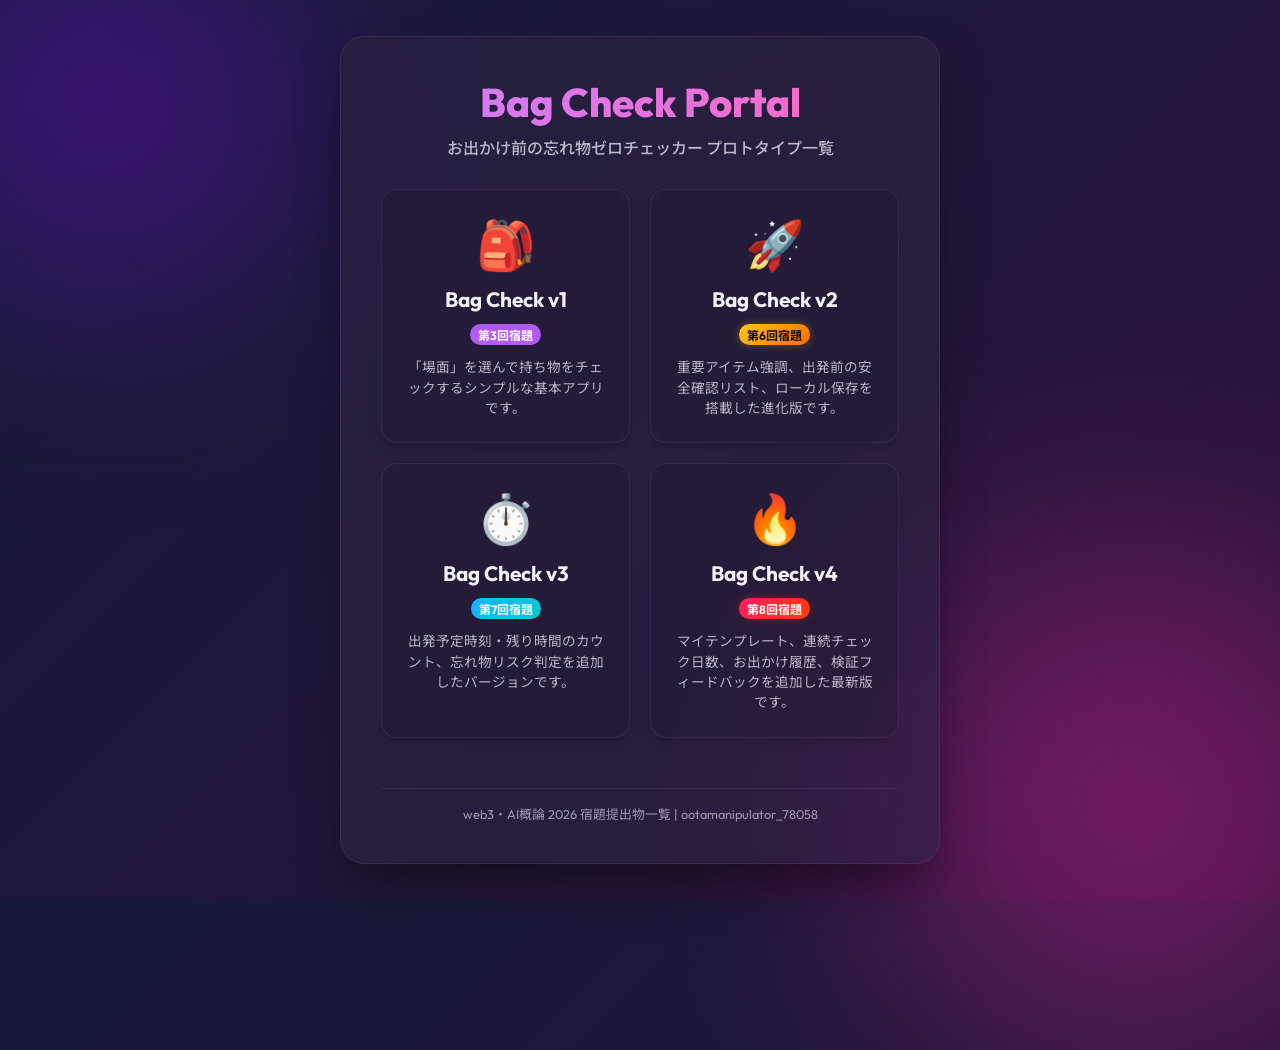
<file: index.html>
<!DOCTYPE html>
<html lang="ja">
<head>
  <meta charset="UTF-8">
  <meta name="viewport" content="width=device-width, initial-scale=1.0">
  <title>Bag Check Portal | 忘れ物ゼロチェッカー</title>
  <!-- Google Fonts -->
  <link rel="preconnect" href="https://fonts.googleapis.com">
  <link rel="preconnect" href="https://fonts.gstatic.com" crossorigin>
  <link href="https://fonts.googleapis.com/css2?family=Noto+Sans+JP:wght@400;500;700&family=Outfit:wght@400;600;800&display=swap" rel="stylesheet">
  <style>
    :root {
      --bg-gradient: linear-gradient(135deg, hsl(230, 45%, 15%), hsl(280, 50%, 15%));
      --card-bg: hsla(260, 30%, 20%, 0.6);
      --card-border: hsla(260, 30%, 40%, 0.3);
      --text-main: hsl(260, 20%, 95%);
      --text-muted: hsl(260, 15%, 75%);
      --primary: hsl(275, 85%, 65%);
      --radius-lg: 24px;
      --radius-md: 16px;
    }

    * {
      box-sizing: border-box;
      margin: 0;
      padding: 0;
    }

    body {
      font-family: 'Outfit', 'Noto Sans JP', sans-serif;
      color: var(--text-main);
      background: var(--bg-gradient);
      min-height: 100vh;
      display: flex;
      justify-content: center;
      align-items: center;
      padding: 20px;
      overflow: hidden;
      position: relative;
    }

    /* Decorative Background Blobs */
    .blob {
      position: absolute;
      border-radius: 50%;
      filter: blur(120px);
      opacity: 0.35;
      z-index: 1;
    }
    .blob-1 {
      width: 400px;
      height: 400px;
      background: hsl(270, 90%, 50%);
      top: -100px;
      left: -100px;
      animation: float 15s infinite alternate ease-in-out;
    }
    .blob-2 {
      width: 500px;
      height: 500px;
      background: hsl(320, 90%, 55%);
      bottom: -150px;
      right: -100px;
      animation: float 20s infinite alternate-reverse ease-in-out;
    }

    @keyframes float {
      0% { transform: translate(0, 0) scale(1); }
      100% { transform: translate(50px, 50px) scale(1.15); }
    }

    /* Portal Container */
    .portal-container {
      width: 100%;
      max-width: 600px;
      background: var(--card-bg);
      backdrop-filter: blur(25px);
      -webkit-backdrop-filter: blur(25px);
      border: 1px solid var(--card-border);
      border-radius: var(--radius-lg);
      padding: 40px;
      box-shadow: 0 25px 50px -12px rgba(0,0,0,0.5);
      z-index: 2;
      text-align: center;
      display: flex;
      flex-direction: column;
      gap: 30px;
    }

    .portal-header h1 {
      font-size: 2.5rem;
      font-weight: 800;
      background: linear-gradient(135deg, hsl(275, 100%, 75%), hsl(325, 100%, 70%));
      -webkit-background-clip: text;
      -webkit-text-fill-color: transparent;
      margin-bottom: 8px;
    }

    .portal-header p {
      font-size: 1rem;
      color: var(--text-muted);
      font-weight: 500;
    }

    /* Grid for Portal Cards */
    .cards-grid {
      display: grid;
      grid-template-columns: repeat(2, 1fr);
      gap: 20px;
    }

    .portal-card {
      background: hsla(260, 30%, 15%, 0.4);
      border: 1px solid var(--card-border);
      border-radius: var(--radius-md);
      padding: 24px;
      text-decoration: none;
      color: inherit;
      display: flex;
      flex-direction: column;
      align-items: center;
      gap: 12px;
      transition: all 0.3s cubic-bezier(0.4, 0, 0.2, 1);
      box-shadow: 0 4px 6px rgba(0,0,0,0.1);
    }

    .portal-card:hover {
      background: hsla(260, 30%, 30%, 0.6);
      transform: translateY(-6px);
      border-color: hsla(275, 85%, 65%, 0.5);
      box-shadow: 0 12px 24px -5px rgba(150, 60, 255, 0.25);
    }

    .card-icon {
      font-size: 3rem;
      transition: transform 0.3s ease;
    }

    .portal-card:hover .card-icon {
      transform: scale(1.15) rotate(4deg);
    }

    .portal-card h2 {
      font-size: 1.3rem;
      font-weight: 700;
      color: var(--text-main);
    }

    .portal-card .version {
      font-size: 0.75rem;
      background: var(--primary);
      color: white;
      padding: 2px 8px;
      border-radius: 99px;
      font-weight: 700;
    }

    .portal-card.v2 .version {
      background: linear-gradient(135deg, hsl(45, 100%, 55%), hsl(25, 100%, 50%));
      color: hsl(260, 45%, 8%);
      box-shadow: 0 0 8px hsla(45, 100%, 55%, 0.3);
    }

    .portal-card.v3 .version {
      background: linear-gradient(135deg, hsl(200, 100%, 55%), hsl(180, 100%, 40%));
      color: white;
    }

    .portal-card.v4 .version {
      background: linear-gradient(135deg, hsl(340, 100%, 55%), hsl(15, 100%, 50%));
      color: white;
      box-shadow: 0 0 8px hsla(15, 100%, 50%, 0.3);
    }

    .portal-card p {
      font-size: 0.85rem;
      color: var(--text-muted);
      line-height: 1.5;
    }

    .footer {
      font-size: 0.8rem;
      color: var(--text-muted);
      opacity: 0.8;
      border-top: 1px solid var(--card-border);
      padding-top: 15px;
      margin-top: 20px;
    }

    @media (max-width: 600px) {
      .cards-grid {
        grid-template-columns: 1fr;
      }
      .portal-container {
        padding: 30px 20px;
      }
    }
  </style>
</head>
<body>
  <div class="blob blob-1"></div>
  <div class="blob blob-2"></div>

  <div class="portal-container">
    <header class="portal-header">
      <h1>Bag Check Portal</h1>
      <p>お出かけ前の忘れ物ゼロチェッカー プロトタイプ一覧</p>
    </header>

    <div class="cards-grid">
      <!-- v1 Card -->
      <a href="./bag-check-v1/index.html" class="portal-card v1">
        <span class="card-icon">🎒</span>
        <h2>Bag Check v1</h2>
        <span class="version">第3回宿題</span>
        <p>「場面」を選んで持ち物をチェックするシンプルな基本アプリです。</p>
      </a>

      <!-- v2 Card -->
      <a href="./bag-check-v2/index.html" class="portal-card v2">
        <span class="card-icon">🚀</span>
        <h2>Bag Check v2</h2>
        <span class="version">第6回宿題</span>
        <p>重要アイテム強調、出発前の安全確認リスト、ローカル保存を搭載した進化版です。</p>
      </a>

      <!-- v3 Card -->
      <a href="./bag-check-v3/index.html" class="portal-card v3">
        <span class="card-icon">⏱️</span>
        <h2>Bag Check v3</h2>
        <span class="version">第7回宿題</span>
        <p>出発予定時刻・残り時間のカウント、忘れ物リスク判定を追加したバージョンです。</p>
      </a>

      <!-- v4 Card -->
      <a href="./bag-check-v4/index.html" class="portal-card v4">
        <span class="card-icon">🔥</span>
        <h2>Bag Check v4</h2>
        <span class="version">第8回宿題</span>
        <p>マイテンプレート、連続チェック日数、お出かけ履歴、検証フィードバックを追加した最新版です。</p>
      </a>
    </div>

    <footer class="footer">
      web3・AI概論 2026 宿題提出物一覧 | ootamanipulator_78058
    </footer>
  </div>
</body>
</html>
</file>
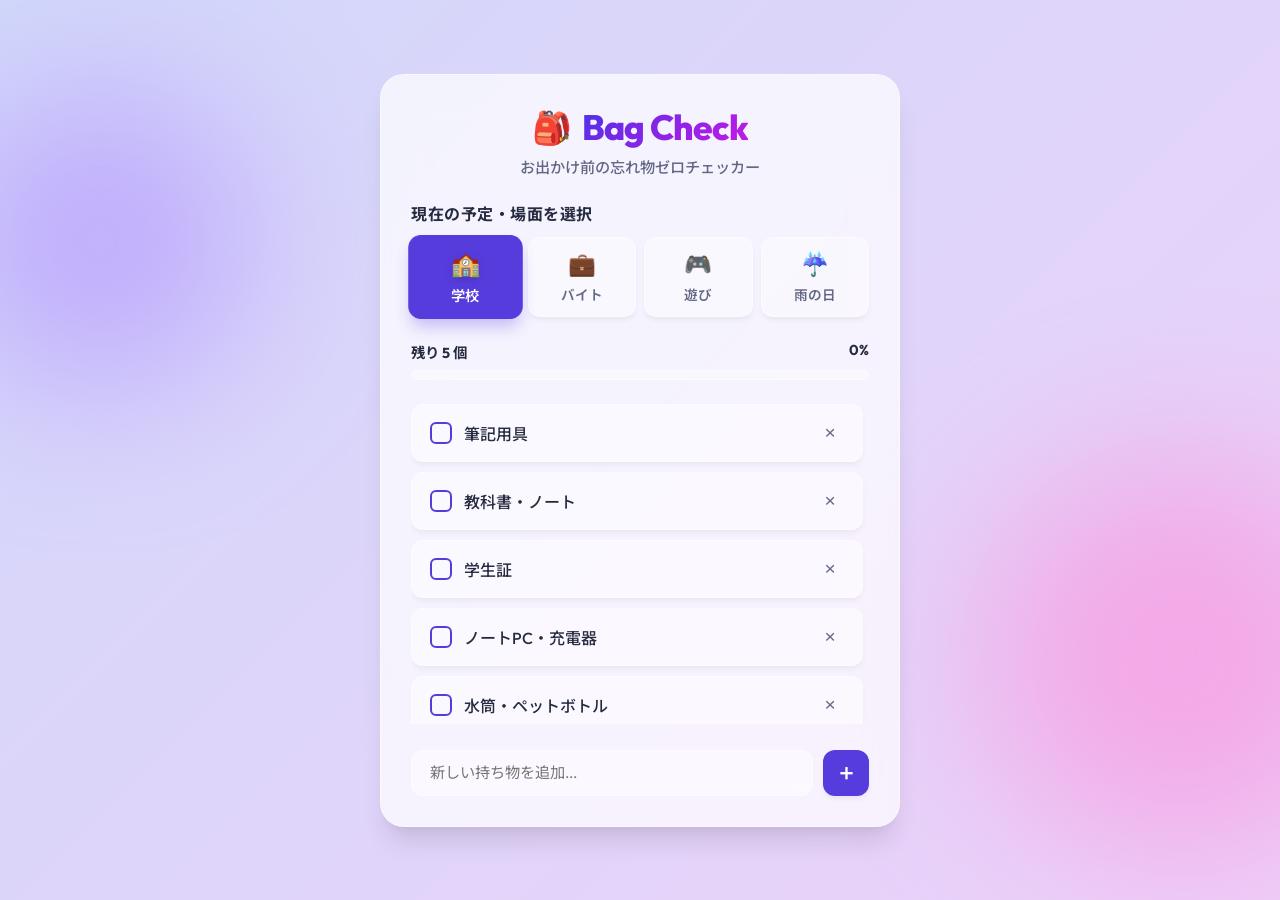
<file: bag-check-v1/index.html>
<!DOCTYPE html>
<html lang="ja">
<head>
  <meta charset="UTF-8">
  <meta name="viewport" content="width=device-width, initial-scale=1.0">
  <title>外出前持ち物チェッカー | Bag Check v1</title>
  <!-- Google Fonts (Outfit & Noto Sans JP) -->
  <link rel="preconnect" href="https://fonts.googleapis.com">
  <link rel="preconnect" href="https://fonts.gstatic.com" crossorigin>
  <link href="https://fonts.googleapis.com/css2?family=Noto+Sans+JP:wght@400;500;700&family=Outfit:wght@400;600;800&display=swap" rel="stylesheet">
  <!-- CSS Link -->
  <link rel="stylesheet" href="style.css">
</head>
<body>
  <div class="background-decor decor-1"></div>
  <div class="background-decor decor-2"></div>

  <div class="app-container">
    <header class="app-header">
      <div class="logo">
        <span class="logo-icon">🎒</span>
        <h1>Bag Check</h1>
      </div>
      <p class="subtitle">お出かけ前の忘れ物ゼロチェッカー</p>
    </header>

    <!-- 場面選択タブ -->
    <section class="scene-selector">
      <h2>現在の予定・場面を選択</h2>
      <div class="tabs">
        <button class="tab-btn active" data-scene="school">
          <span class="tab-icon">🏫</span>
          <span class="tab-label">学校</span>
        </button>
        <button class="tab-btn" data-scene="work">
          <span class="tab-icon">💼</span>
          <span class="tab-label">バイト</span>
        </button>
        <button class="tab-btn" data-scene="play">
          <span class="tab-icon">🎮</span>
          <span class="tab-label">遊び</span>
        </button>
        <button class="tab-btn" data-scene="rainy">
          <span class="tab-icon">☔</span>
          <span class="tab-label">雨の日</span>
        </button>
      </div>
    </section>

    <!-- 進捗ステータス -->
    <section class="progress-section">
      <div class="progress-info">
        <span id="remaining-count">残り 0 個</span>
        <span id="progress-percentage">0%</span>
      </div>
      <div class="progress-bar-container">
        <div id="progress-bar" class="progress-bar" style="width: 0%;"></div>
      </div>
    </section>

    <!-- 持ち物チェックリスト -->
    <main class="list-section">
      <ul id="item-list" class="item-list">
        <!-- JSで動的に追加されます -->
      </ul>

      <!-- 持ち物追加フォーム（VPCの「自分で持ち物を追加できるようにする」対応） -->
      <form id="add-item-form" class="add-item-form">
        <input type="text" id="new-item-name" placeholder="新しい持ち物を追加..." required>
        <button type="submit" class="add-btn">
          <span class="add-icon">＋</span>
        </button>
      </form>
    </main>

    <!-- 準備完了お祝いモーダル -->
    <div id="celebration-modal" class="modal">
      <div class="modal-content">
        <div class="confetti-container">🎉 ✨ 🎒 🚀 ✨ 🎉</div>
        <h2>準備完了！</h2>
        <p>忘れ物はありません。気をつけていってらっしゃい！</p>
        <button id="close-modal-btn" class="close-btn">閉じる</button>
      </div>
    </div>
  </div>

  <!-- JS Link -->
  <script src="app.js"></script>
</body>
</html>
</file>
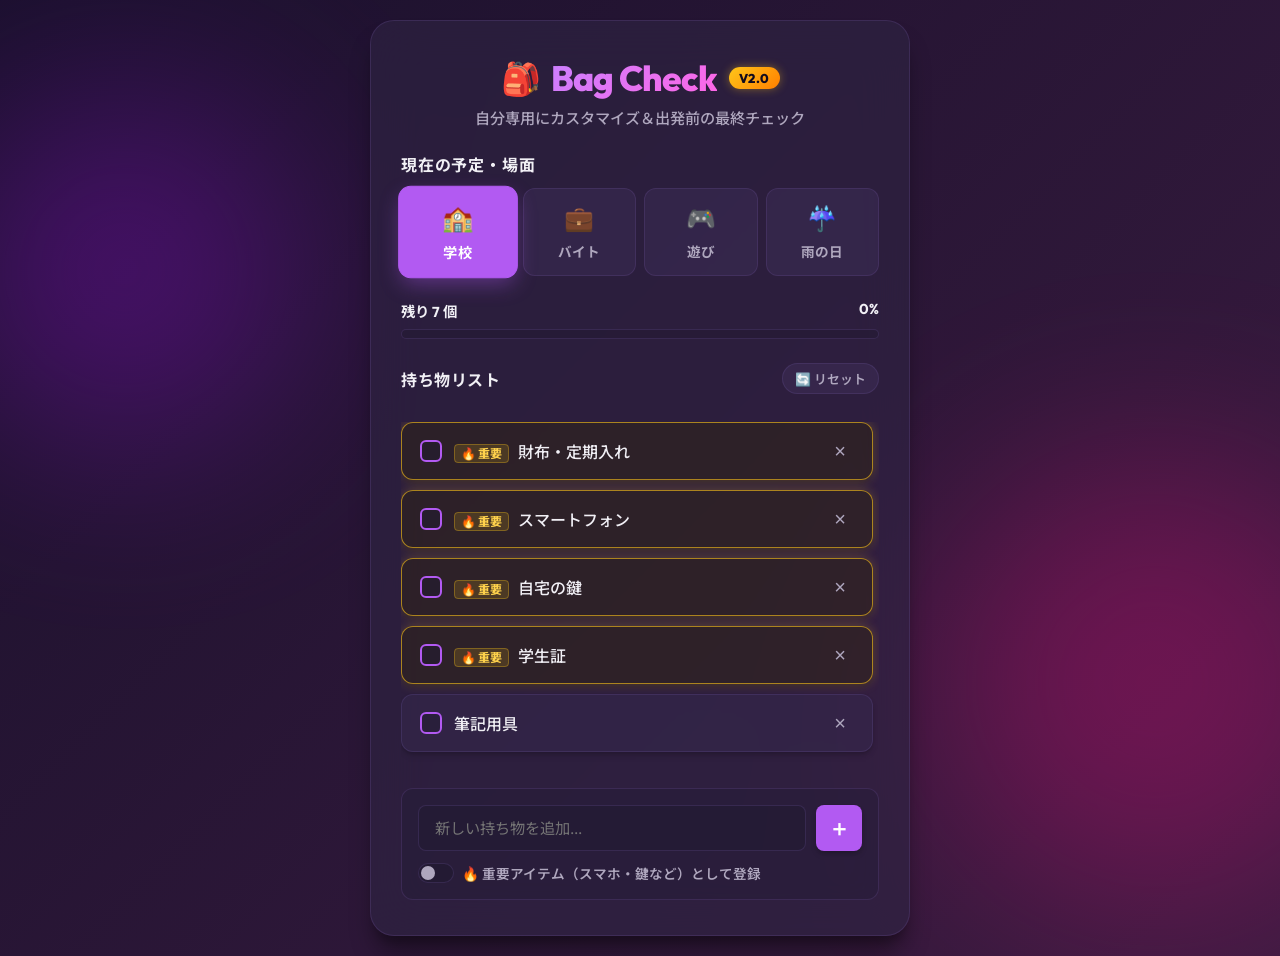
<file: bag-check-v2/index.html>
<!DOCTYPE html>
<html lang="ja">
<head>
  <meta charset="UTF-8">
  <meta name="viewport" content="width=device-width, initial-scale=1.0">
  <title>外出前持ち物チェッカー v2.0 | Bag Check</title>
  <!-- Google Fonts (Outfit & Noto Sans JP) -->
  <link rel="preconnect" href="https://fonts.googleapis.com">
  <link rel="preconnect" href="https://fonts.gstatic.com" crossorigin>
  <link href="https://fonts.googleapis.com/css2?family=Noto+Sans+JP:wght@400;500;700&family=Outfit:wght@400;600;800&display=swap" rel="stylesheet">
  <!-- CSS Link -->
  <link rel="stylesheet" href="style.css">
</head>
<body>
  <div class="background-decor decor-1"></div>
  <div class="background-decor decor-2"></div>

  <div class="app-container">
    <!-- ヘッダーとv2バッジ -->
    <header class="app-header">
      <div class="logo-area">
        <div class="logo">
          <span class="logo-icon">🎒</span>
          <h1>Bag Check</h1>
        </div>
        <span class="v2-badge">v2.0</span>
      </div>
      <p class="subtitle">自分専用にカスタマイズ＆出発前の最終チェック</p>
    </header>

    <!-- 場面選択タブ -->
    <section class="scene-selector">
      <h2>現在の予定・場面</h2>
      <div class="tabs">
        <button class="tab-btn active" data-scene="school">
          <span class="tab-icon">🏫</span>
          <span class="tab-label">学校</span>
        </button>
        <button class="tab-btn" data-scene="work">
          <span class="tab-icon">💼</span>
          <span class="tab-label">バイト</span>
        </button>
        <button class="tab-btn" data-scene="play">
          <span class="tab-icon">🎮</span>
          <span class="tab-label">遊び</span>
        </button>
        <button class="tab-btn" data-scene="rainy">
          <span class="tab-icon">☔</span>
          <span class="tab-label">雨の日</span>
        </button>
      </div>
    </section>

    <!-- 進捗ステータス -->
    <section class="progress-section">
      <div class="progress-info">
        <span id="remaining-count">残り 0 個</span>
        <span id="progress-percentage">0%</span>
      </div>
      <div class="progress-bar-container">
        <div id="progress-bar" class="progress-bar" style="width: 0%;"></div>
      </div>
    </section>

    <!-- 持ち物チェックリスト -->
    <main class="list-section">
      <div class="list-header">
        <h3>持ち物リスト</h3>
        <button id="reset-btn" class="reset-btn" title="初期状態に戻す">🔄 リセット</button>
      </div>
      <ul id="item-list" class="item-list">
        <!-- JSで動的に追加されます -->
      </ul>

      <!-- 持ち物追加フォーム（重要フラグ付き） -->
      <form id="add-item-form" class="add-item-form">
        <div class="input-row">
          <input type="text" id="new-item-name" placeholder="新しい持ち物を追加..." required>
          <button type="submit" class="add-btn">
            <span class="add-icon">＋</span>
          </button>
        </div>
        <div class="option-row">
          <label class="important-toggle-label">
            <input type="checkbox" id="new-item-important">
            <span class="custom-toggle"></span>
            <span class="toggle-text">🔥 重要アイテム（スマホ・鍵など）として登録</span>
          </label>
        </div>
      </form>
    </main>
  </div>

  <!-- 出発前最終確認モーダル (v2追加) -->
  <div id="final-check-modal" class="modal">
    <div class="modal-content">
      <div class="modal-header">
        <span class="modal-logo">🔑 💡 🚀</span>
        <h2>出発前の最終確認！</h2>
        <p class="modal-desc">持ち物はバッチリです！最後に安全確認を行いましょう。</p>
      </div>
      
      <div class="final-check-list-container">
        <ul class="final-check-list">
          <li>
            <label class="final-check-item">
              <input type="checkbox" class="final-check-cb" data-index="0">
              <span class="custom-checkbox"></span>
              <span class="final-check-text">玄関の鍵は閉めましたか？ 🔑</span>
            </label>
          </li>
          <li>
            <label class="final-check-item">
              <input type="checkbox" class="final-check-cb" data-index="1">
              <span class="custom-checkbox"></span>
              <span class="final-check-text">エアコンや電気は消しましたか？ 💡</span>
            </label>
          </li>
          <li>
            <label class="final-check-item">
              <input type="checkbox" class="final-check-cb" data-index="2">
              <span class="custom-checkbox"></span>
              <span class="final-check-text">窓のロックは大丈夫ですか？ 🪟</span>
            </label>
          </li>
        </ul>
      </div>

      <button id="go-btn" class="go-btn" disabled>出発する！🚀</button>
      <button id="close-modal-btn" class="close-btn-secondary">戻る</button>
    </div>
  </div>

  <!-- 出発アニメーションオーバーレイ -->
  <div id="departure-screen" class="departure-screen">
    <div class="departure-content">
      <div class="rocket-anim">🚀</div>
      <h2>いってらっしゃい！</h2>
      <p>忘れ物ゼロで、今日も良い一日を！</p>
    </div>
  </div>

  <!-- JS Link -->
  <script src="app.js"></script>
</body>
</html>
</file>
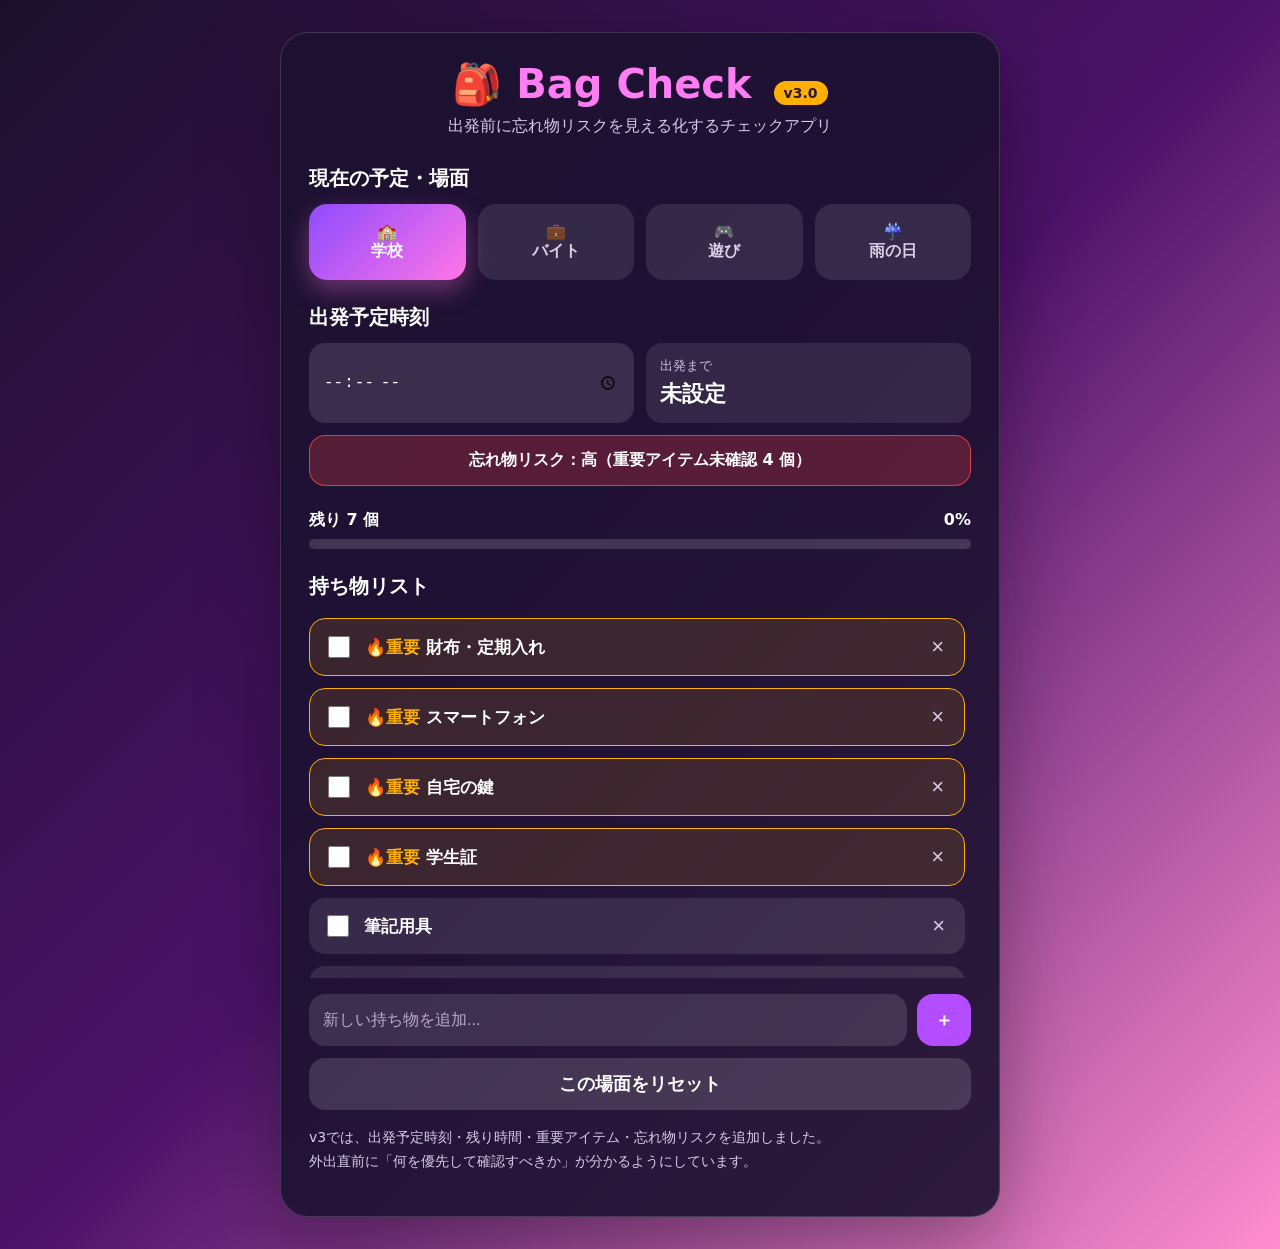
<file: bag-check-v3/index.html>
<!DOCTYPE html>
<html lang="ja">
<head>
  <meta charset="UTF-8" />
  <meta name="viewport" content="width=device-width, initial-scale=1.0" />
  <title>Bag Check v3</title>
  <style>
    * {
      box-sizing: border-box;
    }

    body {
      margin: 0;
      min-height: 100vh;
      font-family: "Noto Sans JP", system-ui, sans-serif;
      background: linear-gradient(135deg, #1b102b, #4b1268, #ff8ecf);
      color: #fff;
      display: flex;
      justify-content: center;
      align-items: flex-start;
      padding: 32px 16px;
    }

    .app {
      width: 100%;
      max-width: 720px;
      background: rgba(28, 18, 48, 0.9);
      border: 1px solid rgba(255, 255, 255, 0.15);
      border-radius: 28px;
      padding: 28px;
      box-shadow: 0 24px 80px rgba(0, 0, 0, 0.35);
    }

    header {
      text-align: center;
      margin-bottom: 28px;
    }

    h1 {
      margin: 0;
      font-size: 40px;
      color: #ff7df3;
    }

    .badge {
      display: inline-block;
      margin-left: 8px;
      padding: 4px 10px;
      background: #ffb000;
      color: #2b1740;
      border-radius: 999px;
      font-size: 14px;
      font-weight: bold;
    }

    .subtitle {
      color: #d8cce8;
      margin-top: 8px;
    }

    .section {
      margin-top: 24px;
    }

    .section h2 {
      font-size: 20px;
      margin-bottom: 12px;
    }

    .scenes {
      display: grid;
      grid-template-columns: repeat(4, 1fr);
      gap: 12px;
    }

    .scene-btn {
      border: none;
      border-radius: 18px;
      padding: 18px 8px;
      background: rgba(255, 255, 255, 0.1);
      color: #dcd0e8;
      font-size: 16px;
      font-weight: bold;
      cursor: pointer;
    }

    .scene-btn.active {
      background: linear-gradient(135deg, #8f4bff, #ff75e6);
      color: #fff;
      box-shadow: 0 10px 24px rgba(255, 117, 230, 0.35);
    }

    .time-box {
      display: grid;
      grid-template-columns: 1fr 1fr;
      gap: 12px;
      margin-top: 12px;
    }

    input[type="time"], input[type="text"] {
      width: 100%;
      border: none;
      outline: none;
      border-radius: 16px;
      padding: 14px;
      font-size: 16px;
      background: rgba(255, 255, 255, 0.12);
      color: #fff;
    }

    input::placeholder {
      color: #bbaaca;
    }

    .info-card {
      background: rgba(255, 255, 255, 0.09);
      border-radius: 16px;
      padding: 14px;
    }

    .info-label {
      color: #cdbde0;
      font-size: 13px;
    }

    .info-value {
      font-size: 22px;
      font-weight: bold;
      margin-top: 4px;
    }

    .risk {
      padding: 14px;
      border-radius: 16px;
      font-weight: bold;
      text-align: center;
      margin-top: 12px;
    }

    .risk.high {
      background: rgba(255, 70, 70, 0.25);
      border: 1px solid rgba(255, 70, 70, 0.8);
    }

    .risk.mid {
      background: rgba(255, 180, 40, 0.25);
      border: 1px solid rgba(255, 180, 40, 0.8);
    }

    .risk.low {
      background: rgba(70, 220, 130, 0.25);
      border: 1px solid rgba(70, 220, 130, 0.8);
    }

    .progress-row {
      display: flex;
      justify-content: space-between;
      margin-bottom: 8px;
      font-weight: bold;
    }

    .progress {
      width: 100%;
      height: 10px;
      background: rgba(255, 255, 255, 0.15);
      border-radius: 999px;
      overflow: hidden;
    }

    .progress-fill {
      height: 100%;
      width: 0%;
      background: linear-gradient(90deg, #8f4bff, #ff75e6);
      transition: width 0.25s;
    }

    .items {
      margin-top: 18px;
      display: flex;
      flex-direction: column;
      gap: 12px;
      max-height: 360px;
      overflow-y: auto;
      padding-right: 6px;
    }

    .item {
      display: flex;
      align-items: center;
      gap: 12px;
      padding: 14px;
      border-radius: 16px;
      background: rgba(255, 255, 255, 0.1);
    }

    .item.important {
      border: 1px solid #ffb000;
      background: rgba(255, 176, 0, 0.12);
    }

    .item input {
      width: 22px;
      height: 22px;
      accent-color: #c45cff;
    }

    .item span {
      flex: 1;
      font-size: 17px;
      font-weight: bold;
    }

    .important-tag {
      color: #ffb000;
      font-size: 13px;
      margin-right: 6px;
    }

    .delete-btn {
      background: none;
      border: none;
      color: #d8cce8;
      font-size: 22px;
      cursor: pointer;
    }

    .add-row {
      display: grid;
      grid-template-columns: 1fr auto;
      gap: 10px;
      margin-top: 16px;
    }

    .add-btn, .reset-btn {
      border: none;
      border-radius: 16px;
      padding: 14px 18px;
      background: #b44dff;
      color: white;
      font-size: 18px;
      font-weight: bold;
      cursor: pointer;
    }

    .reset-btn {
      width: 100%;
      margin-top: 12px;
      background: rgba(255, 255, 255, 0.14);
    }

    .complete {
      margin-top: 18px;
      padding: 18px;
      border-radius: 18px;
      background: linear-gradient(135deg, #35d07f, #84ffbc);
      color: #10261a;
      text-align: center;
      font-size: 20px;
      font-weight: bold;
      display: none;
    }

    .hint {
      margin-top: 16px;
      color: #d8cce8;
      line-height: 1.7;
      font-size: 14px;
    }

    @media (max-width: 600px) {
      .scenes {
        grid-template-columns: repeat(2, 1fr);
      }

      .time-box {
        grid-template-columns: 1fr;
      }

      h1 {
        font-size: 32px;
      }
    }
  </style>
</head>
<body>
  <main class="app">
    <header>
      <h1>🎒 Bag Check <span class="badge">v3.0</span></h1>
      <p class="subtitle">出発前に忘れ物リスクを見える化するチェックアプリ</p>
    </header>

    <section class="section">
      <h2>現在の予定・場面</h2>
      <div class="scenes" id="sceneButtons"></div>
    </section>

    <section class="section">
      <h2>出発予定時刻</h2>
      <div class="time-box">
        <input type="time" id="departureTime" />
        <div class="info-card">
          <div class="info-label">出発まで</div>
          <div class="info-value" id="timeLeft">未設定</div>
        </div>
      </div>
      <div class="risk high" id="riskBox">忘れ物リスク：高</div>
    </section>

    <section class="section">
      <div class="progress-row">
        <div id="remainingText">残り 0 個</div>
        <div id="percentText">0%</div>
      </div>
      <div class="progress">
        <div class="progress-fill" id="progressFill"></div>
      </div>
    </section>

    <section class="section">
      <h2>持ち物リスト</h2>
      <div class="items" id="items"></div>

      <div class="add-row">
        <input type="text" id="newItemInput" placeholder="新しい持ち物を追加..." />
        <button class="add-btn" id="addBtn">＋</button>
      </div>

      <button class="reset-btn" id="resetBtn">この場面をリセット</button>

      <div class="complete" id="completeBox">
        ✅ 出発前チェック完了！忘れ物リスクは低いです。
      </div>

      <p class="hint">
        v3では、出発予定時刻・残り時間・重要アイテム・忘れ物リスクを追加しました。<br>
        外出直前に「何を優先して確認すべきか」が分かるようにしています。
      </p>
    </section>
  </main>

  <script>
    const scenes = {
      school: {
        label: "学校",
        icon: "🏫",
        items: [
          { name: "財布・定期入れ", important: true },
          { name: "スマートフォン", important: true },
          { name: "自宅の鍵", important: true },
          { name: "学生証", important: true },
          { name: "筆記用具", important: false },
          { name: "ノートPC・充電器", important: false },
          { name: "水筒・ペットボトル", important: false }
        ]
      },
      work: {
        label: "バイト",
        icon: "💼",
        items: [
          { name: "財布・定期入れ", important: true },
          { name: "スマートフォン", important: true },
          { name: "自宅の鍵", important: true },
          { name: "制服・エプロン", important: true },
          { name: "勤務用メモ", important: false },
          { name: "飲み物", important: false }
        ]
      },
      play: {
        label: "遊び",
        icon: "🎮",
        items: [
          { name: "財布", important: true },
          { name: "スマートフォン", important: true },
          { name: "自宅の鍵", important: true },
          { name: "イヤホン", important: false },
          { name: "モバイルバッテリー", important: false }
        ]
      },
      rain: {
        label: "雨の日",
        icon: "☔",
        items: [
          { name: "財布・定期入れ", important: true },
          { name: "スマートフォン", important: true },
          { name: "自宅の鍵", important: true },
          { name: "傘", important: true },
          { name: "タオル", important: false },
          { name: "替えの靴下", important: false }
        ]
      }
    };

    let currentScene = "school";
    let state = loadState();

    const sceneButtons = document.getElementById("sceneButtons");
    const itemsEl = document.getElementById("items");
    const remainingText = document.getElementById("remainingText");
    const percentText = document.getElementById("percentText");
    const progressFill = document.getElementById("progressFill");
    const completeBox = document.getElementById("completeBox");
    const riskBox = document.getElementById("riskBox");
    const departureTime = document.getElementById("departureTime");
    const timeLeft = document.getElementById("timeLeft");
    const newItemInput = document.getElementById("newItemInput");

    function loadState() {
      const saved = localStorage.getItem("bagCheckV3");
      if (saved) return JSON.parse(saved);

      const initial = {};
      Object.keys(scenes).forEach(key => {
        initial[key] = scenes[key].items.map(item => ({
          ...item,
          checked: false
        }));
      });
      return initial;
    }

    function saveState() {
      localStorage.setItem("bagCheckV3", JSON.stringify(state));
    }

    function renderScenes() {
      sceneButtons.innerHTML = "";
      Object.keys(scenes).forEach(key => {
        const btn = document.createElement("button");
        btn.className = "scene-btn" + (key === currentScene ? " active" : "");
        btn.innerHTML = `<div>${scenes[key].icon}</div><div>${scenes[key].label}</div>`;
        btn.onclick = () => {
          currentScene = key;
          render();
        };
        sceneButtons.appendChild(btn);
      });
    }

    function renderItems() {
      itemsEl.innerHTML = "";
      state[currentScene].forEach((item, index) => {
        const row = document.createElement("div");
        row.className = "item" + (item.important ? " important" : "");

        row.innerHTML = `
          <input type="checkbox" ${item.checked ? "checked" : ""}>
          <span>${item.important ? '<span class="important-tag">🔥重要</span>' : ""}${item.name}</span>
          <button class="delete-btn">×</button>
        `;

        row.querySelector("input").onchange = e => {
          item.checked = e.target.checked;
          saveState();
          render();
        };

        row.querySelector(".delete-btn").onclick = () => {
          state[currentScene].splice(index, 1);
          saveState();
          render();
        };

        itemsEl.appendChild(row);
      });
    }

    function updateProgress() {
      const items = state[currentScene];
      const total = items.length;
      const checked = items.filter(item => item.checked).length;
      const remaining = total - checked;
      const percent = total === 0 ? 100 : Math.round((checked / total) * 100);

      remainingText.textContent = `残り ${remaining} 個`;
      percentText.textContent = `${percent}%`;
      progressFill.style.width = `${percent}%`;
      completeBox.style.display = remaining === 0 && total > 0 ? "block" : "none";

      updateRisk();
    }

    function updateRisk() {
      const items = state[currentScene];
      const remainingImportant = items.filter(item => item.important && !item.checked).length;
      const remaining = items.filter(item => !item.checked).length;

      riskBox.className = "risk";

      if (remainingImportant >= 2 || remaining >= 5) {
        riskBox.classList.add("high");
        riskBox.textContent = `忘れ物リスク：高（重要アイテム未確認 ${remainingImportant} 個）`;
      } else if (remainingImportant === 1 || remaining >= 2) {
        riskBox.classList.add("mid");
        riskBox.textContent = `忘れ物リスク：中（まだ確認が必要です）`;
      } else {
        riskBox.classList.add("low");
        riskBox.textContent = `忘れ物リスク：低（出発できそうです）`;
      }
    }

    function updateTimeLeft() {
      const value = departureTime.value;
      if (!value) {
        timeLeft.textContent = "未設定";
        return;
      }

      const now = new Date();
      const [hour, minute] = value.split(":").map(Number);
      const target = new Date();
      target.setHours(hour, minute, 0, 0);

      if (target < now) {
        target.setDate(target.getDate() + 1);
      }

      const diffMs = target - now;
      const diffMin = Math.floor(diffMs / 60000);
      const h = Math.floor(diffMin / 60);
      const m = diffMin % 60;

      timeLeft.textContent = h > 0 ? `${h}時間${m}分` : `${m}分`;
    }

    document.getElementById("addBtn").onclick = () => {
      const name = newItemInput.value.trim();
      if (!name) return;

      state[currentScene].push({
        name,
        important: false,
        checked: false
      });

      newItemInput.value = "";
      saveState();
      render();
    };

    document.getElementById("resetBtn").onclick = () => {
      state[currentScene] = scenes[currentScene].items.map(item => ({
        ...item,
        checked: false
      }));
      saveState();
      render();
    };

    departureTime.onchange = updateTimeLeft;
    setInterval(updateTimeLeft, 1000);

    function render() {
      renderScenes();
      renderItems();
      updateProgress();
      updateTimeLeft();
    }

    render();
  </script>
</body>
</html>
</file>
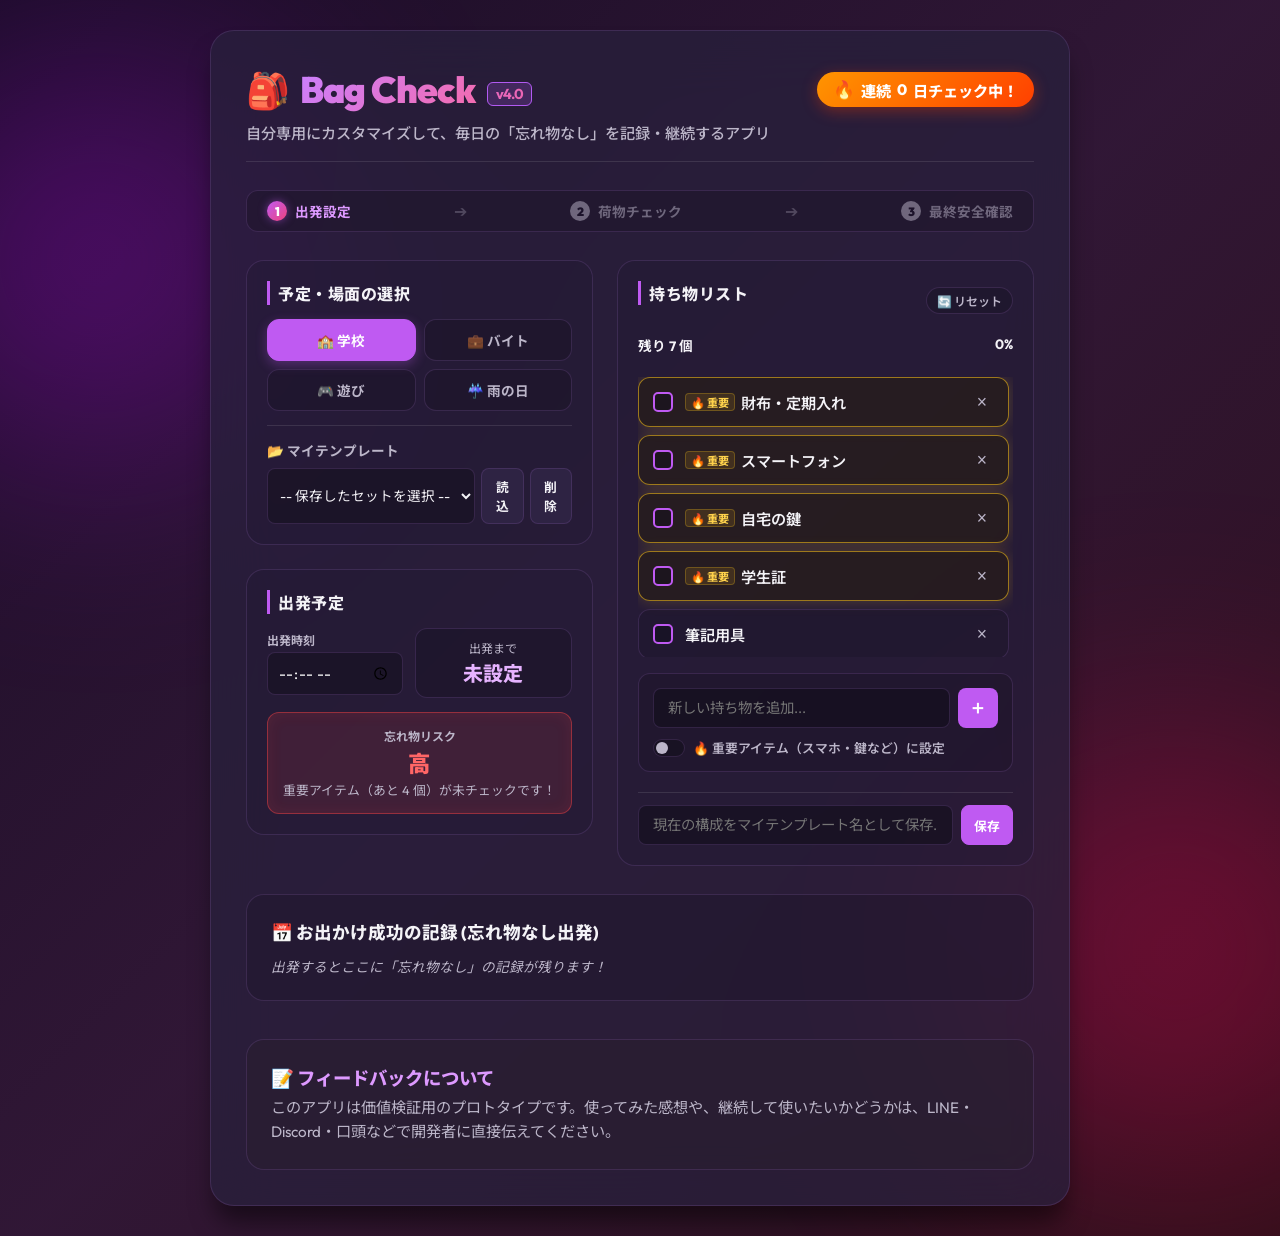
<file: bag-check-v4/index.html>
<!DOCTYPE html>
<html lang="ja">
<head>
  <meta charset="UTF-8">
  <meta name="viewport" content="width=device-width, initial-scale=1.0">
  <title>Bag Check v4.0 | 忘れ物ゼロお出かけ継続アプリ</title>
  <!-- Google Fonts -->
  <link rel="preconnect" href="https://fonts.googleapis.com">
  <link rel="preconnect" href="https://fonts.gstatic.com" crossorigin>
  <link href="https://fonts.googleapis.com/css2?family=Noto+Sans+JP:wght@400;500;700;900&family=Outfit:wght@400;600;800;900&display=swap" rel="stylesheet">
  <!-- CSS Link -->
  <link rel="stylesheet" href="style.css">
</head>
<body>
  <div class="background-decor decor-1"></div>
  <div class="background-decor decor-2"></div>

  <div class="app-container">
    <!-- ヘッダーと連続日数バッジ -->
    <header class="app-header">
      <div class="header-top">
        <div class="logo">
          <span class="logo-icon">🎒</span>
          <h1>Bag Check <span class="v-badge">v4.0</span></h1>
        </div>
        <!-- 連続日数カウント表示 (v4追加) -->
        <div class="streak-badge" id="streakBadge" title="毎日忘れ物チェックをして出発すると日数が増えます！">
          <span class="streak-fire">🔥</span> 連続 <span id="streakCount">0</span> 日チェック中！
        </div>
      </div>
      <p class="subtitle">自分専用にカスタマイズして、毎日の「忘れ物なし」を記録・継続するアプリ</p>
    </header>

    <!-- 朝の3ステップガイド表示 (v4追加) -->
    <section class="step-guide">
      <div class="step-item active" id="step1-indicator"><span class="step-num">1</span>出発設定</div>
      <div class="step-arrow">➔</div>
      <div class="step-item" id="step2-indicator"><span class="step-num">2</span>荷物チェック</div>
      <div class="step-arrow">➔</div>
      <div class="step-item" id="step3-indicator"><span class="step-num">3</span>最終安全確認</div>
    </section>

    <!-- メインレイアウト (2カラム) -->
    <div class="main-layout">
      <!-- 左カラム: 設定・マイテンプレート・スケジュール -->
      <div class="left-panel">
        <section class="panel-section">
          <h2>予定・場面の選択</h2>
          <!-- 場面選択タブ -->
          <div class="tabs" id="sceneTabs">
            <button class="tab-btn active" data-scene="school">🏫 学校</button>
            <button class="tab-btn" data-scene="work">💼 バイト</button>
            <button class="tab-btn" data-scene="play">🎮 遊び</button>
            <button class="tab-btn" data-scene="rainy">☔ 雨の日</button>
          </div>

          <!-- マイテンプレートのロード機能 (v4追加) -->
          <div class="my-templates-section">
            <h3>📂 マイテンプレート</h3>
            <div class="template-selector-row">
              <select id="templateSelector">
                <option value="">-- 保存したセットを選択 --</option>
              </select>
              <button id="loadTemplateBtn" class="action-btn">読込</button>
              <button id="deleteTemplateBtn" class="action-btn danger">削除</button>
            </div>
          </div>
        </section>

        <section class="panel-section">
          <h2>出発予定</h2>
          <div class="time-box">
            <div class="time-input-container">
              <label for="departureTime">出発時刻</label>
              <input type="time" id="departureTime">
            </div>
            <div class="info-card">
              <div class="info-label">出発まで</div>
              <div class="info-value" id="timeLeft">未設定</div>
            </div>
          </div>
          <!-- 忘れ物リスク判定 -->
          <div class="risk-card" id="riskCard">
            <div class="risk-title">忘れ物リスク</div>
            <div class="risk-value" id="riskValue">低</div>
            <p class="risk-reason" id="riskReason">持ち物がすべて準備されています。</p>
          </div>
        </section>
      </div>

      <!-- 右カラム: 持ち物チェックリスト -->
      <div class="right-panel">
        <section class="panel-section list-panel">
          <div class="list-header">
            <h2>持ち物リスト</h2>
            <button id="resetSceneBtn" class="reset-btn-v4" title="初期状態に戻す">🔄 リセット</button>
          </div>

          <!-- 進捗状況 -->
          <div class="progress-container">
            <div class="progress-text-row">
              <span id="remainingText">残り 0 個</span>
              <span id="percentText">0%</span>
            </div>
            <div class="progress-bar-container">
              <div id="progressBarFill" class="progress-bar-fill"></div>
            </div>
          </div>

          <!-- アイテムリスト -->
          <ul id="itemList" class="item-list">
            <!-- JSで動的に構築されます -->
          </ul>

          <!-- 持ち物追加フォーム（重要トグル付き） -->
          <form id="addItemForm" class="add-item-form-v4">
            <div class="input-row">
              <input type="text" id="newItemName" placeholder="新しい持ち物を追加..." required>
              <button type="submit" class="add-btn-v4">＋</button>
            </div>
            <label class="important-checkbox-label">
              <input type="checkbox" id="newItemImportant">
              <span class="custom-toggle"></span>
              <span class="toggle-text">🔥 重要アイテム（スマホ・鍵など）に設定</span>
            </label>
          </form>

          <!-- 現在の構成をマイテンプレートとして保存 (v4追加) -->
          <div class="save-template-container">
            <div class="input-row">
              <input type="text" id="newTemplateName" placeholder="現在の構成をマイテンプレート名として保存...">
              <button id="saveTemplateBtn" class="action-btn primary">保存</button>
            </div>
          </div>
        </section>
      </div>
    </div>

    <!-- お出かけ履歴（ログ）セクション (v4追加) -->
    <section class="history-section">
      <h2>📅 お出かけ成功の記録 (忘れ物なし出発)</h2>
      <div class="history-list" id="historyList">
        <p class="empty-history-msg">出発するとここに「忘れ物なし」の記録が残ります！</p>
      </div>
    </section>

    <!-- フィードバックについて (v4修正) -->
    <section class="feedback-section">
      <h2>📝 フィードバックについて</h2>
      <p class="feedback-intro" style="font-size: 0.95rem; line-height: 1.6; margin-bottom: 0;">
        このアプリは価値検証用のプロトタイプです。使ってみた感想や、継続して使いたいかどうかは、LINE・Discord・口頭などで開発者に直接伝えてください。
      </p>
    </section>
  </div>

  <!-- 出発前最終確認モーダル -->
  <div id="finalCheckModal" class="modal">
    <div class="modal-content">
      <div class="modal-header">
        <span class="modal-logo">🔑 💡 🪟</span>
        <h2>出発前 最後の安全確認！</h2>
        <p class="modal-desc">持ち物はすべてチェック完了しました。最後に戸締まりを確認しましょう。</p>
      </div>

      <div class="final-check-list-container">
        <ul class="final-check-list">
          <li>
            <label class="final-check-item">
              <input type="checkbox" class="final-check-cb" data-index="0">
              <span class="custom-checkbox"></span>
              <span class="final-check-text">玄関の鍵は閉めましたか？ 🔑</span>
            </label>
          </li>
          <li>
            <label class="final-check-item">
              <input type="checkbox" class="final-check-cb" data-index="1">
              <span class="custom-checkbox"></span>
              <span class="final-check-text">エアコンやコタツ、電気は消しましたか？ 💡</span>
            </label>
          </li>
          <li>
            <label class="final-check-item">
              <input type="checkbox" class="final-check-cb" data-index="2">
              <span class="custom-checkbox"></span>
              <span class="final-check-text">窓のロックは閉まっていますか？ 🪟</span>
            </label>
          </li>
        </ul>
      </div>

      <button id="goBtn" class="go-btn" disabled>出発する！🚀</button>
      <button id="closeModalBtn" class="close-btn-secondary">戻る</button>
    </div>
  </div>

  <!-- 出発アニメーションオーバーレイ -->
  <div id="departureScreen" class="departure-screen">
    <div class="departure-content">
      <div class="rocket-anim">🚀</div>
      <h2>いってらっしゃい！</h2>
      <p id="departureMsg">本日も忘れ物ゼロで、快適なお出かけを！</p>
    </div>
  </div>

  <!-- JS Link -->
  <script src="app.js"></script>
</body>
</html>
</file>
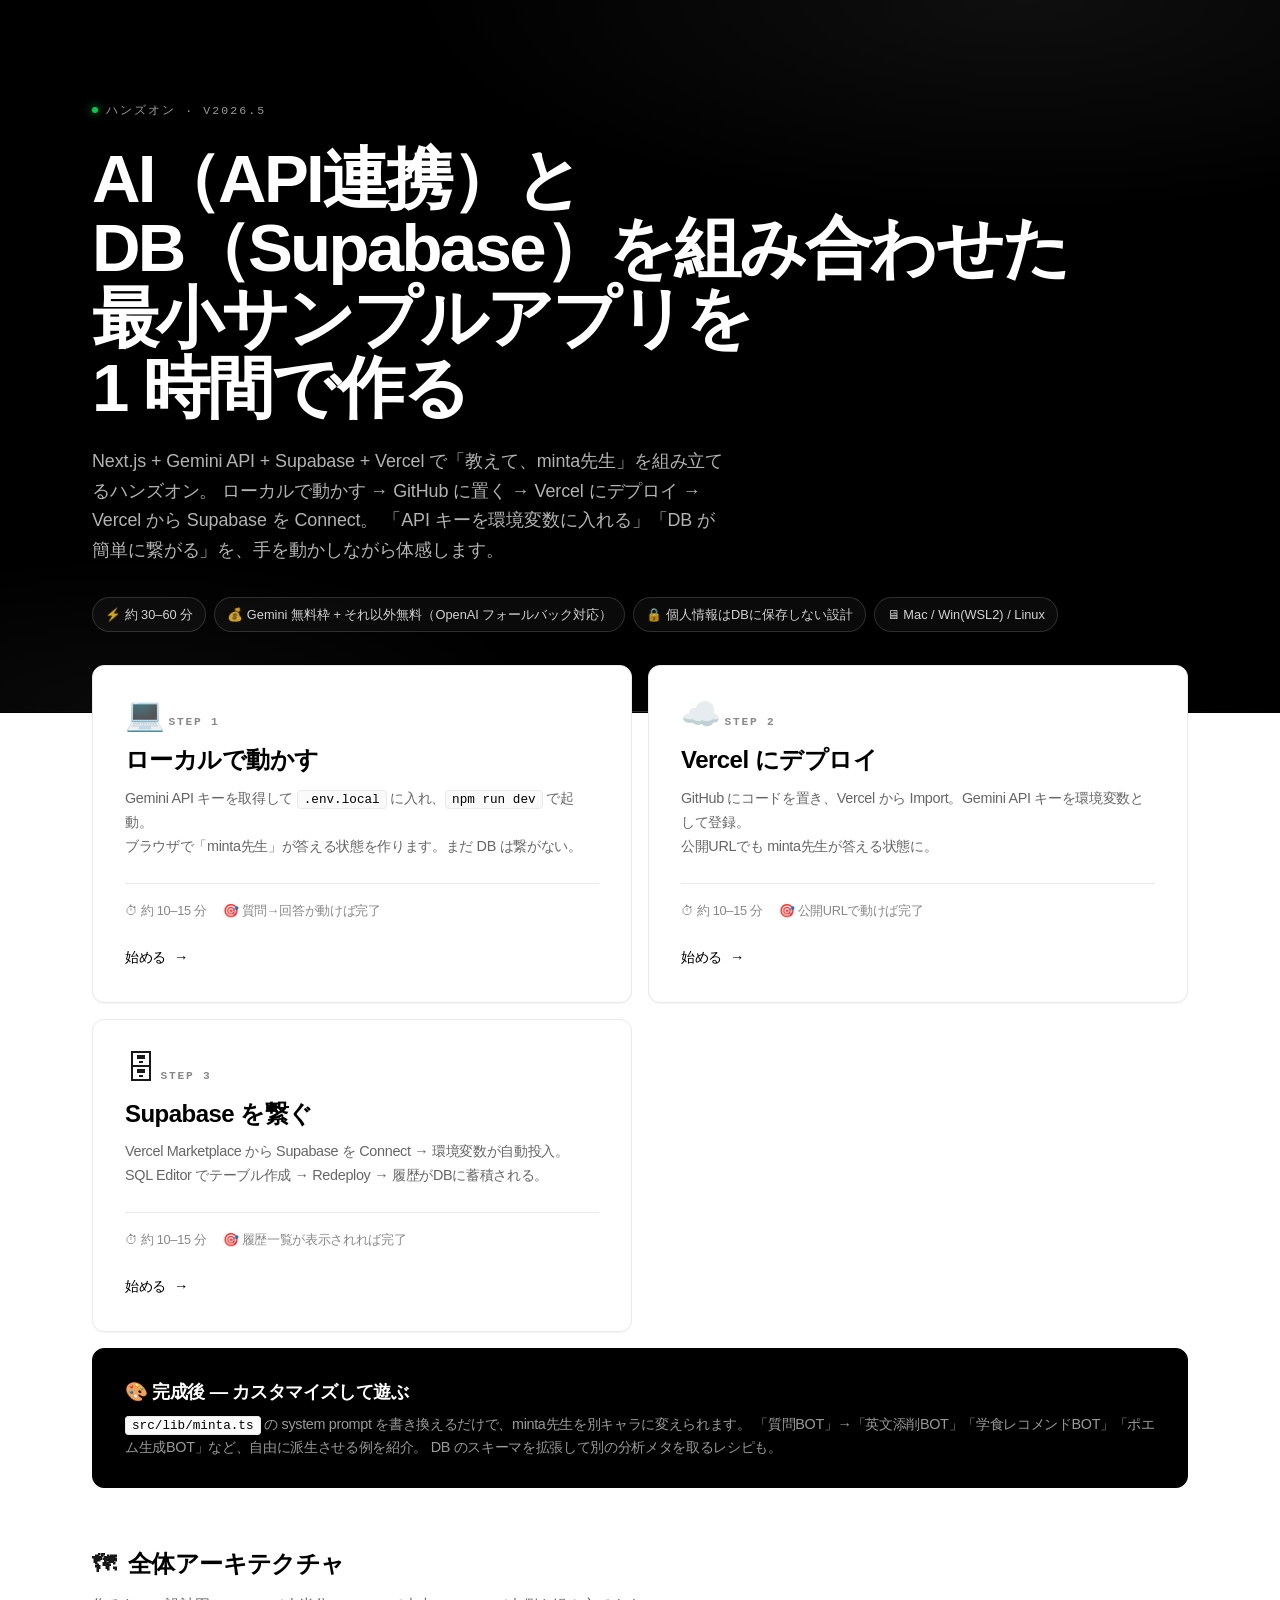
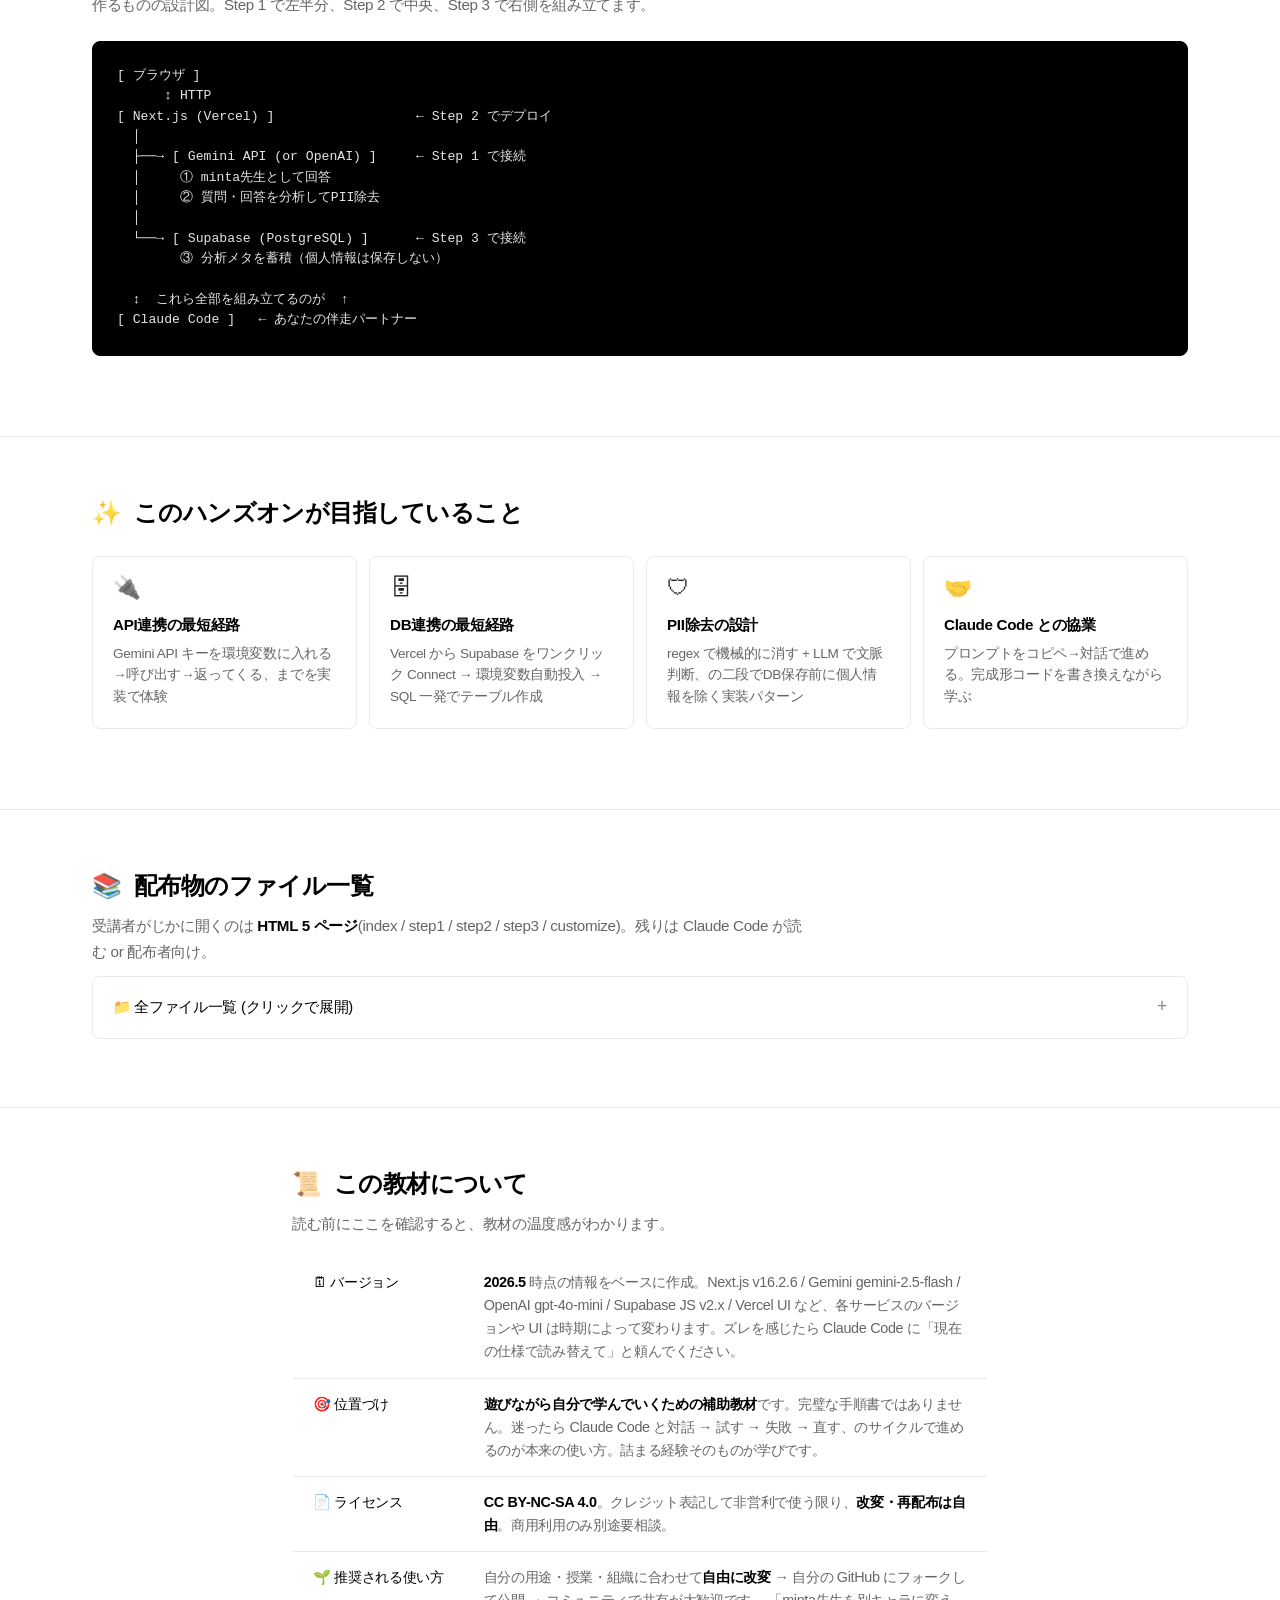
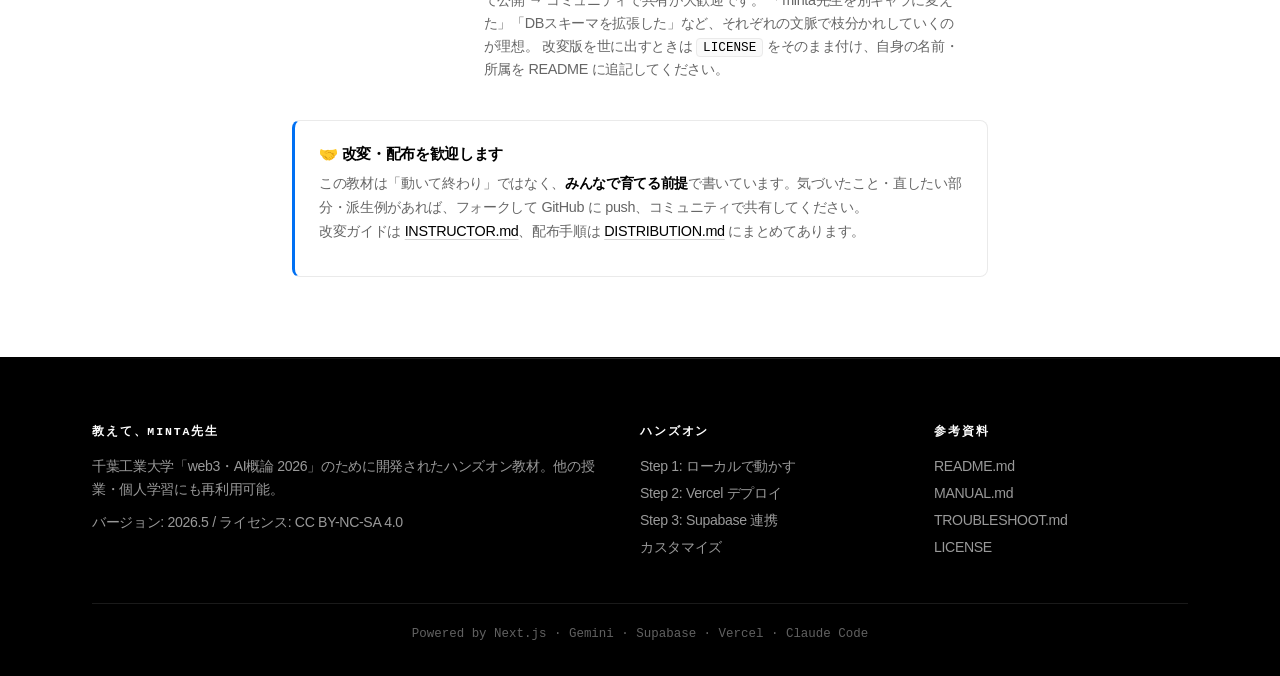
<file: hands-on-db-api-sample/index.html>
<!DOCTYPE html>
<html lang="ja">
<head>
<meta charset="UTF-8">
<meta name="viewport" content="width=device-width, initial-scale=1">
<title>教えて、minta先生 — DB連携・API連携ハンズオン教材</title>
<link rel="stylesheet" href="style.css">
</head>
<body>

<section class="hero">
  <div class="container hero-inner">
    <div class="hero-eyebrow">
      <span class="hero-eyebrow-dot"></span>
      ハンズオン · v2026.5
    </div>
    <h1 class="hero-title">
      AI（API連携）と<br>
      DB（Supabase）を組み合わせた<br>
      最小サンプルアプリを<br>
      1 時間で作る
    </h1>
    <p class="hero-subtitle">
      Next.js + Gemini API + Supabase + Vercel で「教えて、minta先生」を組み立てるハンズオン。
      ローカルで動かす → GitHub に置く → Vercel にデプロイ → Vercel から Supabase を Connect。
      「API キーを環境変数に入れる」「DB が簡単に繋がる」を、手を動かしながら体感します。
    </p>
    <div class="hero-badges">
      <span class="hero-badge">⚡ 約 30–60 分</span>
      <span class="hero-badge">💰 Gemini 無料枠 + それ以外無料（OpenAI フォールバック対応）</span>
      <span class="hero-badge">🔒 個人情報はDBに保存しない設計</span>
      <span class="hero-badge">🖥 Mac / Win(WSL2) / Linux</span>
    </div>
  </div>
</section>

<section class="container">
  <div class="steps-grid">
    <a href="step1.html" class="step-card step1">
      <div class="step-card-icon">💻</div>
      <div class="step-card-label">Step 1</div>
      <h2 class="step-card-title">ローカルで動かす</h2>
      <p class="step-card-desc">
        Gemini API キーを取得して <code>.env.local</code> に入れ、<code>npm run dev</code> で起動。<br>
        ブラウザで「minta先生」が答える状態を作ります。まだ DB は繋がない。
      </p>
      <div class="step-card-meta">
        <span class="step-card-meta-item">⏱ 約 10–15 分</span>
        <span class="step-card-meta-item">🎯 質問→回答が動けば完了</span>
      </div>
      <span class="step-card-cta">始める</span>
    </a>

    <a href="step2.html" class="step-card step2">
      <div class="step-card-icon">☁️</div>
      <div class="step-card-label">Step 2</div>
      <h2 class="step-card-title">Vercel にデプロイ</h2>
      <p class="step-card-desc">
        GitHub にコードを置き、Vercel から Import。Gemini API キーを環境変数として登録。<br>
        公開URLでも minta先生が答える状態に。
      </p>
      <div class="step-card-meta">
        <span class="step-card-meta-item">⏱ 約 10–15 分</span>
        <span class="step-card-meta-item">🎯 公開URLで動けば完了</span>
      </div>
      <span class="step-card-cta">始める</span>
    </a>

    <a href="step3.html" class="step-card step3">
      <div class="step-card-icon">🗄</div>
      <div class="step-card-label">Step 3</div>
      <h2 class="step-card-title">Supabase を繋ぐ</h2>
      <p class="step-card-desc">
        Vercel Marketplace から Supabase を Connect → 環境変数が自動投入。<br>
        SQL Editor でテーブル作成 → Redeploy → 履歴がDBに蓄積される。
      </p>
      <div class="step-card-meta">
        <span class="step-card-meta-item">⏱ 約 10–15 分</span>
        <span class="step-card-meta-item">🎯 履歴一覧が表示されれば完了</span>
      </div>
      <span class="step-card-cta">始める</span>
    </a>
  </div>

  <a href="customize.html" class="customize-card">
    <div class="customize-card-title">🎨 完成後 — カスタマイズして遊ぶ</div>
    <p class="customize-card-desc">
      <code>src/lib/minta.ts</code> の system prompt を書き換えるだけで、minta先生を別キャラに変えられます。
      「質問BOT」→「英文添削BOT」「学食レコメンドBOT」「ポエム生成BOT」など、自由に派生させる例を紹介。
      DB のスキーマを拡張して別の分析メタを取るレシピも。
    </p>
  </a>
</section>

<section class="section">
  <div class="container">
    <h2 class="section-title"><span class="section-title-emoji">🗺</span> 全体アーキテクチャ</h2>
    <p class="section-lead">作るものの設計図。Step 1 で左半分、Step 2 で中央、Step 3 で右側を組み立てます。</p>
    <div class="arch-diagram">[ ブラウザ ]
      ↕ HTTP
[ Next.js (Vercel) ]                  ← Step 2 でデプロイ
  │
  ├──→ [ Gemini API (or OpenAI) ]     ← Step 1 で接続
  │     ① minta先生として回答
  │     ② 質問・回答を分析してPII除去
  │
  └──→ [ Supabase (PostgreSQL) ]      ← Step 3 で接続
        ③ 分析メタを蓄積（個人情報は保存しない）

  ↕  これら全部を組み立てるのが  ↑
[ Claude Code ]   ← あなたの伴走パートナー</div>
  </div>
</section>

<section class="section">
  <div class="container">
    <h2 class="section-title"><span class="section-title-emoji">✨</span> このハンズオンが目指していること</h2>
    <div class="feature-grid">
      <div class="feature-tile">
        <div class="feature-tile-icon">🔌</div>
        <div class="feature-tile-title">API連携の最短経路</div>
        <div class="feature-tile-desc">Gemini API キーを環境変数に入れる→呼び出す→返ってくる、までを実装で体験</div>
      </div>
      <div class="feature-tile">
        <div class="feature-tile-icon">🗄</div>
        <div class="feature-tile-title">DB連携の最短経路</div>
        <div class="feature-tile-desc">Vercel から Supabase をワンクリック Connect → 環境変数自動投入 → SQL 一発でテーブル作成</div>
      </div>
      <div class="feature-tile">
        <div class="feature-tile-icon">🛡</div>
        <div class="feature-tile-title">PII除去の設計</div>
        <div class="feature-tile-desc">regex で機械的に消す + LLM で文脈判断、の二段でDB保存前に個人情報を除く実装パターン</div>
      </div>
      <div class="feature-tile">
        <div class="feature-tile-icon">🤝</div>
        <div class="feature-tile-title">Claude Code との協業</div>
        <div class="feature-tile-desc">プロンプトをコピペ→対話で進める。完成形コードを書き換えながら学ぶ</div>
      </div>
    </div>
  </div>
</section>

<section class="section">
  <div class="container">
    <h2 class="section-title"><span class="section-title-emoji">📚</span> 配布物のファイル一覧</h2>
    <p class="section-lead">受講者がじかに開くのは <strong>HTML 5 ページ</strong>(index / step1 / step2 / step3 / customize)。残りは Claude Code が読む or 配布者向け。</p>
    <details>
      <summary>📁 全ファイル一覧 (クリックで展開)</summary>
      <div class="details-body">
        <p><strong>受講者向け (HTML — このページから移動)</strong></p>
        <ul class="bullets">
          <li><code>index.html</code> — このページ</li>
          <li><code>step1.html</code> — ローカル動作確認</li>
          <li><code>step2.html</code> — Vercel デプロイ</li>
          <li><code>step3.html</code> — Supabase 連携</li>
          <li><code>customize.html</code> — 完成後のカスタマイズ</li>
        </ul>
        <p><strong>Claude Code が読む参考資料</strong></p>
        <ul class="bullets">
          <li><code>README.md</code> — 文書版の概観</li>
          <li><code>PROMPTS.md</code> — 詳細プロンプト集 (Step 1/2/3 から参照)</li>
          <li><code>MANUAL.md</code> — 外部サービス手動手順 (Gemini / OpenAI / Supabase / Vercel / GitHub)</li>
          <li><code>TROUBLESHOOT.md</code> — 症状別診断プロンプト</li>
        </ul>
        <p><strong>配布者向け</strong></p>
        <ul class="bullets">
          <li><code>DISTRIBUTION.md</code> — 配布手順</li>
          <li><code>INSTRUCTOR.md</code> — 転用ガイド</li>
        </ul>
        <p><strong>リファレンス実装 & 補助</strong></p>
        <ul class="bullets">
          <li><code>reference-app/</code> — 完成形 Next.js プロジェクト</li>
          <li><code>assets/supabase-schema.sql</code> — DB スキーマ DDL</li>
          <li><code>assets/env.template</code> — <code>.env.local</code> テンプレ</li>
          <li><code>LICENSE</code> — CC BY-NC-SA 4.0</li>
          <li><code>style.css</code> / <code>app.js</code> — このページの見た目用</li>
        </ul>
      </div>
    </details>
  </div>
</section>

<section class="section">
  <div class="container-narrow">
    <h2 class="section-title"><span class="section-title-emoji">📜</span> この教材について</h2>
    <p class="section-lead">読む前にここを確認すると、教材の温度感がわかります。</p>

    <table class="kv-table">
      <tr>
        <td>🗓 バージョン</td>
        <td><strong>2026.5</strong> 時点の情報をベースに作成。Next.js v16.2.6 / Gemini gemini-2.5-flash / OpenAI gpt-4o-mini / Supabase JS v2.x / Vercel UI など、各サービスのバージョンや UI は時期によって変わります。ズレを感じたら Claude Code に「現在の仕様で読み替えて」と頼んでください。</td>
      </tr>
      <tr>
        <td>🎯 位置づけ</td>
        <td><strong>遊びながら自分で学んでいくための補助教材</strong>です。完璧な手順書ではありません。迷ったら Claude Code と対話 → 試す → 失敗 → 直す、のサイクルで進めるのが本来の使い方。詰まる経験そのものが学びです。</td>
      </tr>
      <tr>
        <td>📄 ライセンス</td>
        <td><strong>CC BY-NC-SA 4.0</strong>。クレジット表記して非営利で使う限り、<strong>改変・再配布は自由</strong>。商用利用のみ別途要相談。</td>
      </tr>
      <tr>
        <td>🌱 推奨される使い方</td>
        <td>
          自分の用途・授業・組織に合わせて<strong>自由に改変</strong> → 自分の GitHub にフォークして公開 → コミュニティで共有が大歓迎です。
          「minta先生を別キャラに変えた」「DBスキーマを拡張した」など、それぞれの文脈で枝分かれしていくのが理想。
          改変版を世に出すときは <code>LICENSE</code> をそのまま付け、自身の名前・所属を README に追記してください。
        </td>
      </tr>
    </table>

    <div class="callout callout-info" style="margin-top: 24px;">
      <div class="callout-title">🤝 改変・配布を歓迎します</div>
      <p>
        この教材は「動いて終わり」ではなく、<strong>みんなで育てる前提</strong>で書いています。気づいたこと・直したい部分・派生例があれば、フォークして GitHub に push、コミュニティで共有してください。<br>
        改変ガイドは <a href="INSTRUCTOR.md" target="_blank">INSTRUCTOR.md</a>、配布手順は <a href="DISTRIBUTION.md" target="_blank">DISTRIBUTION.md</a> にまとめてあります。
      </p>
    </div>
  </div>
</section>

<footer class="footer">
  <div class="container">
    <div class="footer-grid">
      <div>
        <h4>教えて、minta先生</h4>
        <p>千葉工業大学「web3・AI概論 2026」のために開発されたハンズオン教材。他の授業・個人学習にも再利用可能。</p>
        <p style="margin-top: 10px;">バージョン: 2026.5 / ライセンス: CC BY-NC-SA 4.0</p>
      </div>
      <div>
        <h4>ハンズオン</h4>
        <ul>
          <li><a href="step1.html">Step 1: ローカルで動かす</a></li>
          <li><a href="step2.html">Step 2: Vercel デプロイ</a></li>
          <li><a href="step3.html">Step 3: Supabase 連携</a></li>
          <li><a href="customize.html">カスタマイズ</a></li>
        </ul>
      </div>
      <div>
        <h4>参考資料</h4>
        <ul>
          <li><a href="README.md">README.md</a></li>
          <li><a href="MANUAL.md">MANUAL.md</a></li>
          <li><a href="TROUBLESHOOT.md">TROUBLESHOOT.md</a></li>
          <li><a href="LICENSE">LICENSE</a></li>
        </ul>
      </div>
    </div>
    <div class="footer-bottom">
      Powered by Next.js · Gemini · Supabase · Vercel · Claude Code
    </div>
  </div>
</footer>

<script src="app.js"></script>
</body>
</html>
</file>
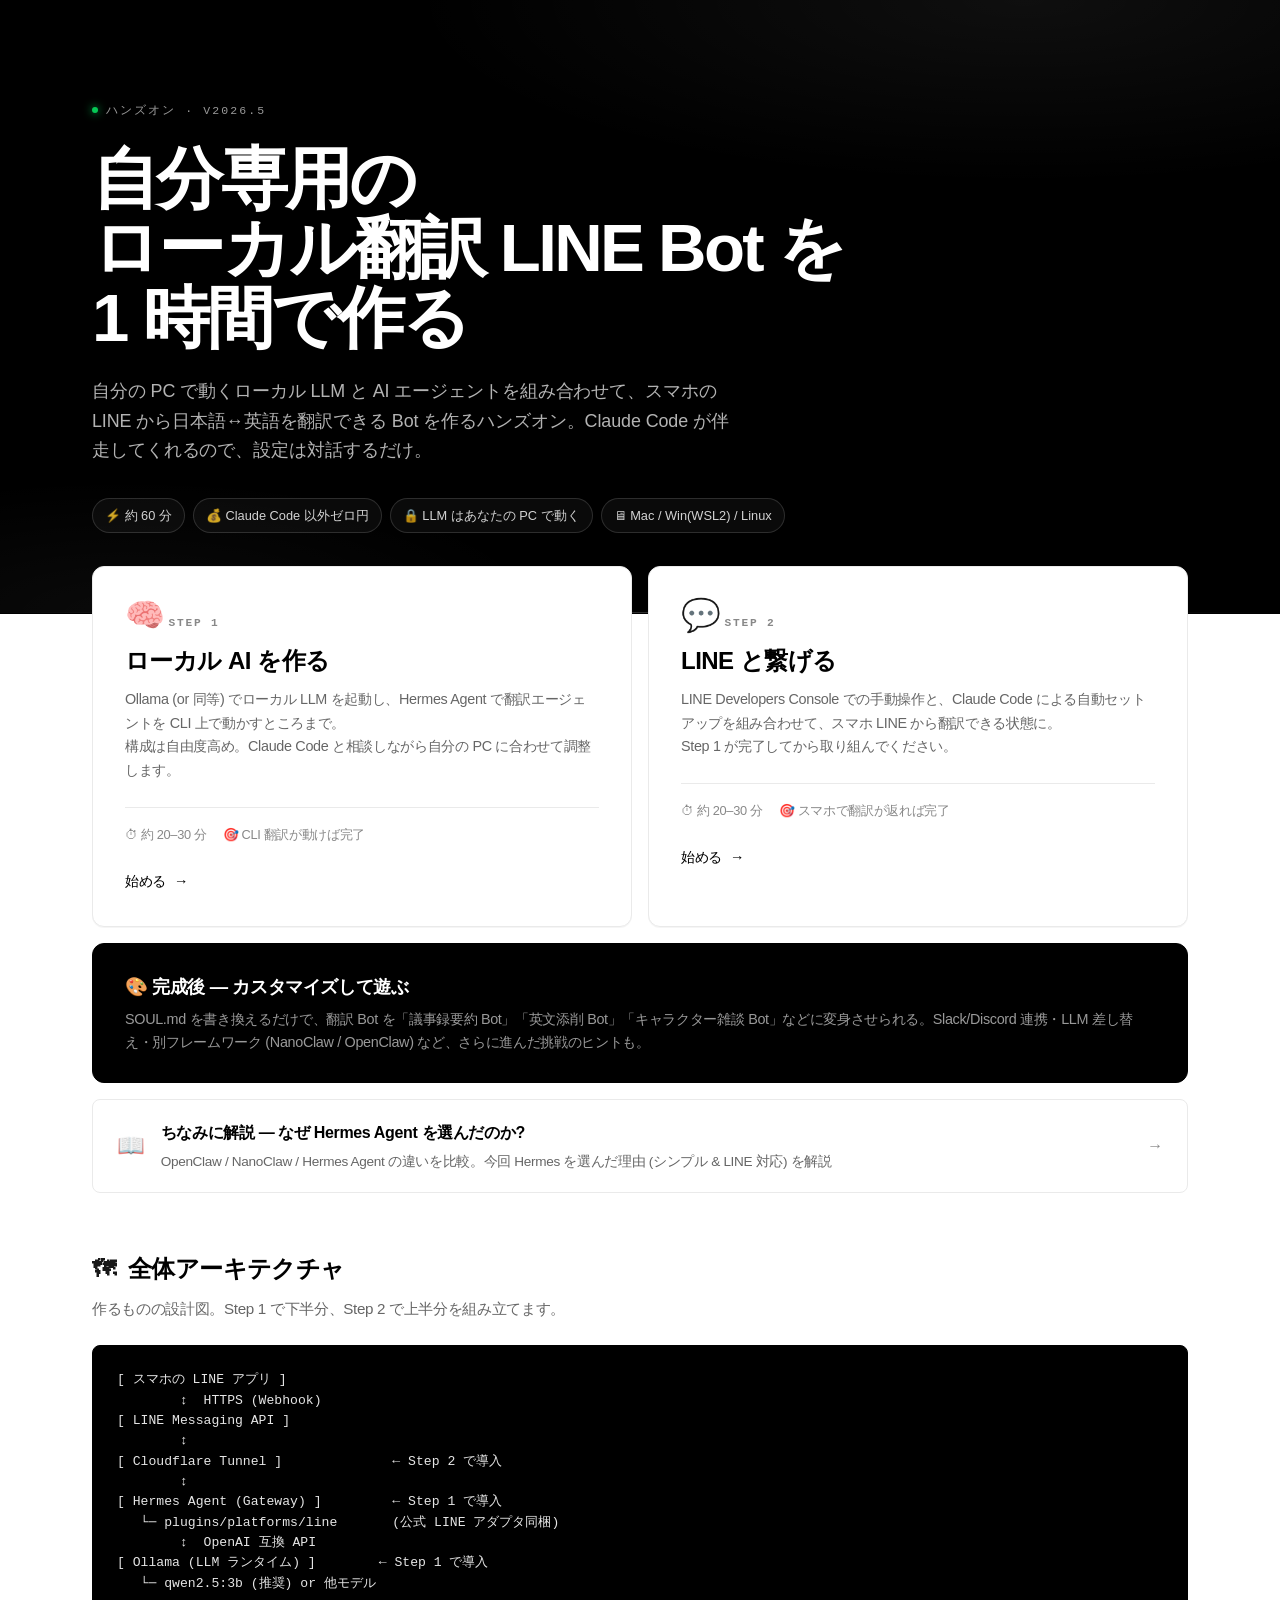
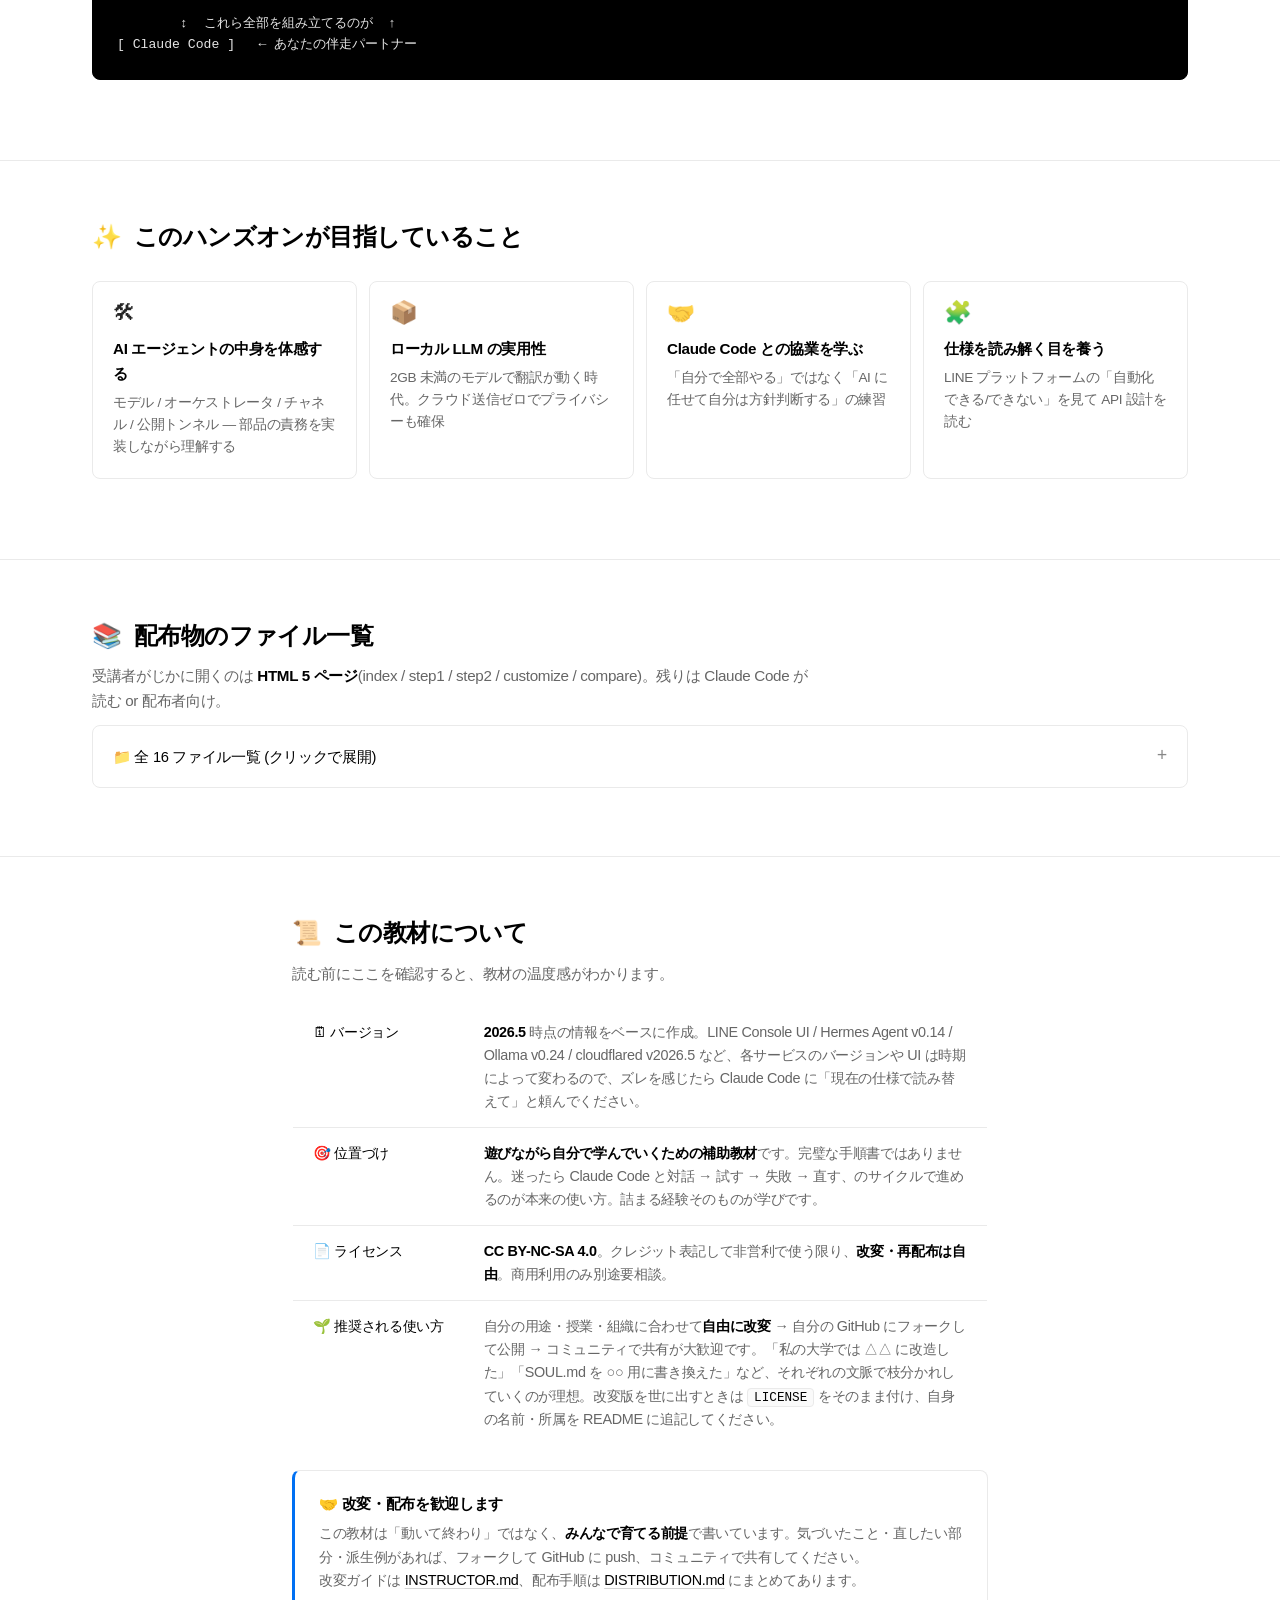
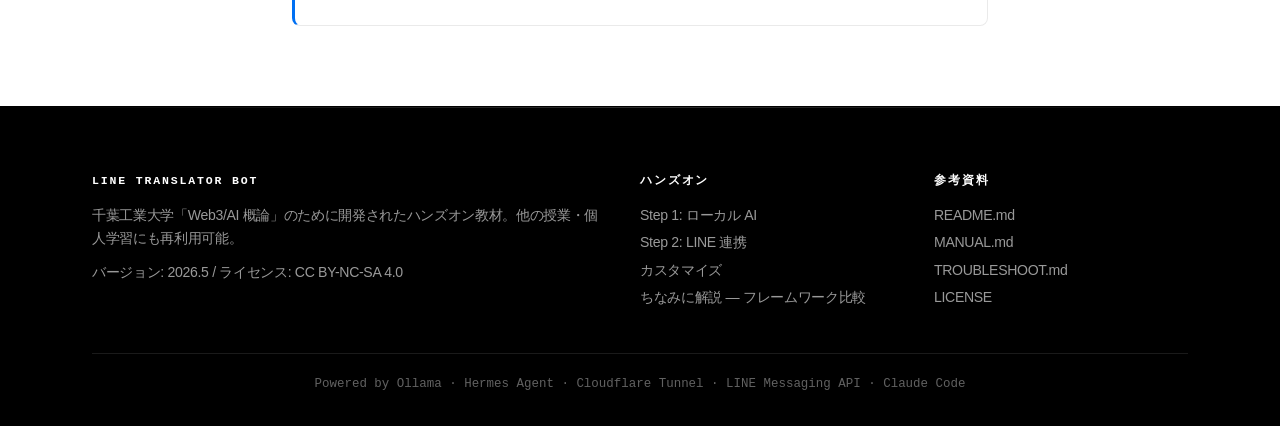
<file: hands-on-line-translator/index.html>
<!DOCTYPE html>
<html lang="ja">
<head>
<meta charset="UTF-8">
<meta name="viewport" content="width=device-width, initial-scale=1">
<title>LINE Translator Bot — ハンズオン教材</title>
<link rel="stylesheet" href="style.css">
</head>
<body>

<section class="hero">
  <div class="container hero-inner">
    <div class="hero-eyebrow">
      <span class="hero-eyebrow-dot"></span>
      ハンズオン · v2026.5
    </div>
    <h1 class="hero-title">
      自分専用の<br>
      ローカル翻訳 LINE Bot を<br>
      1 時間で作る
    </h1>
    <p class="hero-subtitle">
      自分の PC で動くローカル LLM と AI エージェントを組み合わせて、スマホの LINE から日本語↔英語を翻訳できる Bot を作るハンズオン。Claude Code が伴走してくれるので、設定は対話するだけ。
    </p>
    <div class="hero-badges">
      <span class="hero-badge">⚡ 約 60 分</span>
      <span class="hero-badge">💰 Claude Code 以外ゼロ円</span>
      <span class="hero-badge">🔒 LLM はあなたの PC で動く</span>
      <span class="hero-badge">🖥 Mac / Win(WSL2) / Linux</span>
    </div>
  </div>
</section>

<section class="container">
  <div class="steps-grid">
    <a href="step1.html" class="step-card step1">
      <div class="step-card-icon">🧠</div>
      <div class="step-card-label">Step 1</div>
      <h2 class="step-card-title">ローカル AI を作る</h2>
      <p class="step-card-desc">
        Ollama (or 同等) でローカル LLM を起動し、Hermes Agent で翻訳エージェントを CLI 上で動かすところまで。<br>
        構成は自由度高め。Claude Code と相談しながら自分の PC に合わせて調整します。
      </p>
      <div class="step-card-meta">
        <span class="step-card-meta-item">⏱ 約 20–30 分</span>
        <span class="step-card-meta-item">🎯 CLI 翻訳が動けば完了</span>
      </div>
      <span class="step-card-cta">始める</span>
    </a>

    <a href="step2.html" class="step-card step2">
      <div class="step-card-icon">💬</div>
      <div class="step-card-label">Step 2</div>
      <h2 class="step-card-title">LINE と繋げる</h2>
      <p class="step-card-desc">
        LINE Developers Console での手動操作と、Claude Code による自動セットアップを組み合わせて、スマホ LINE から翻訳できる状態に。<br>
        Step 1 が完了してから取り組んでください。
      </p>
      <div class="step-card-meta">
        <span class="step-card-meta-item">⏱ 約 20–30 分</span>
        <span class="step-card-meta-item">🎯 スマホで翻訳が返れば完了</span>
      </div>
      <span class="step-card-cta">始める</span>
    </a>
  </div>

  <a href="customize.html" class="customize-card">
    <div class="customize-card-title">🎨 完成後 — カスタマイズして遊ぶ</div>
    <p class="customize-card-desc">
      SOUL.md を書き換えるだけで、翻訳 Bot を「議事録要約 Bot」「英文添削 Bot」「キャラクター雑談 Bot」などに変身させられる。Slack/Discord 連携・LLM 差し替え・別フレームワーク (NanoClaw / OpenClaw) など、さらに進んだ挑戦のヒントも。
    </p>
  </a>

  <a href="compare.html" class="compare-link">
    <span class="compare-link-emoji">📖</span>
    <div class="compare-link-body">
      <div class="compare-link-title">ちなみに解説 — なぜ Hermes Agent を選んだのか?</div>
      <div class="compare-link-desc">OpenClaw / NanoClaw / Hermes Agent の違いを比較。今回 Hermes を選んだ理由 (シンプル & LINE 対応) を解説</div>
    </div>
    <span class="compare-link-arrow">→</span>
  </a>
</section>

<section class="section">
  <div class="container">
    <h2 class="section-title"><span class="section-title-emoji">🗺</span> 全体アーキテクチャ</h2>
    <p class="section-lead">作るものの設計図。Step 1 で下半分、Step 2 で上半分を組み立てます。</p>
    <div class="arch-diagram">[ スマホの LINE アプリ ]
        ↕  HTTPS (Webhook)
[ LINE Messaging API ]
        ↕
[ Cloudflare Tunnel ]              ← Step 2 で導入
        ↕
[ Hermes Agent (Gateway) ]         ← Step 1 で導入
   └─ plugins/platforms/line       (公式 LINE アダプタ同梱)
        ↕  OpenAI 互換 API
[ Ollama (LLM ランタイム) ]        ← Step 1 で導入
   └─ qwen2.5:3b (推奨) or 他モデル

        ↕  これら全部を組み立てるのが  ↑
[ Claude Code ]   ← あなたの伴走パートナー</div>
  </div>
</section>

<section class="section">
  <div class="container">
    <h2 class="section-title"><span class="section-title-emoji">✨</span> このハンズオンが目指していること</h2>
    <div class="feature-grid">
      <div class="feature-tile">
        <div class="feature-tile-icon">🛠</div>
        <div class="feature-tile-title">AI エージェントの中身を体感する</div>
        <div class="feature-tile-desc">モデル / オーケストレータ / チャネル / 公開トンネル — 部品の責務を実装しながら理解する</div>
      </div>
      <div class="feature-tile">
        <div class="feature-tile-icon">📦</div>
        <div class="feature-tile-title">ローカル LLM の実用性</div>
        <div class="feature-tile-desc">2GB 未満のモデルで翻訳が動く時代。クラウド送信ゼロでプライバシーも確保</div>
      </div>
      <div class="feature-tile">
        <div class="feature-tile-icon">🤝</div>
        <div class="feature-tile-title">Claude Code との協業を学ぶ</div>
        <div class="feature-tile-desc">「自分で全部やる」ではなく「AI に任せて自分は方針判断する」の練習</div>
      </div>
      <div class="feature-tile">
        <div class="feature-tile-icon">🧩</div>
        <div class="feature-tile-title">仕様を読み解く目を養う</div>
        <div class="feature-tile-desc">LINE プラットフォームの「自動化できる/できない」を見て API 設計を読む</div>
      </div>
    </div>
  </div>
</section>

<section class="section">
  <div class="container">
    <h2 class="section-title"><span class="section-title-emoji">📚</span> 配布物のファイル一覧</h2>
    <p class="section-lead">受講者がじかに開くのは <strong>HTML 5 ページ</strong>(index / step1 / step2 / customize / compare)。残りは Claude Code が読む or 配布者向け。</p>
    <details>
      <summary>📁 全 16 ファイル一覧 (クリックで展開)</summary>
      <div class="details-body">
        <p><strong>受講者向け (HTML — このページから移動)</strong></p>
        <ul class="bullets">
          <li><code>index.html</code> — このページ</li>
          <li><code>step1.html</code> — ローカル AI 構築</li>
          <li><code>step2.html</code> — LINE 連携</li>
          <li><code>customize.html</code> — 完成後のカスタマイズ</li>
          <li><code>compare.html</code> — ちなみに解説 (フレームワーク比較)</li>
        </ul>
        <p><strong>Claude Code が読む参考資料</strong></p>
        <ul class="bullets">
          <li><code>README.md</code> — 文書版の概観</li>
          <li><code>PROMPTS.md</code> — 詳細プロンプト集 (Step 1/2 から参照)</li>
          <li><code>MANUAL.md</code> — LINE Console 手動手順 (Step 2 で参照)</li>
          <li><code>TROUBLESHOOT.md</code> — 症状別診断プロンプト</li>
        </ul>
        <p><strong>配布者向け</strong></p>
        <ul class="bullets">
          <li><code>DISTRIBUTION.md</code> — 配布手順</li>
          <li><code>INSTRUCTOR.md</code> — 転用ガイド</li>
        </ul>
        <p><strong>ライセンス・補助</strong></p>
        <ul class="bullets">
          <li><code>LICENSE</code> — CC BY-NC-SA 4.0</li>
          <li><code>.gitignore</code></li>
          <li><code>style.css</code> / <code>app.js</code> — このページの見た目用</li>
          <li><code>assets/</code> — SOUL.md など Claude Code 失敗時のフォールバック素材</li>
        </ul>
      </div>
    </details>
  </div>
</section>

<section class="section">
  <div class="container-narrow">
    <h2 class="section-title"><span class="section-title-emoji">📜</span> この教材について</h2>
    <p class="section-lead">読む前にここを確認すると、教材の温度感がわかります。</p>

    <table class="kv-table">
      <tr>
        <td>🗓 バージョン</td>
        <td><strong>2026.5</strong> 時点の情報をベースに作成。LINE Console UI / Hermes Agent v0.14 / Ollama v0.24 / cloudflared v2026.5 など、各サービスのバージョンや UI は時期によって変わるので、ズレを感じたら Claude Code に「現在の仕様で読み替えて」と頼んでください。</td>
      </tr>
      <tr>
        <td>🎯 位置づけ</td>
        <td><strong>遊びながら自分で学んでいくための補助教材</strong>です。完璧な手順書ではありません。迷ったら Claude Code と対話 → 試す → 失敗 → 直す、のサイクルで進めるのが本来の使い方。詰まる経験そのものが学びです。</td>
      </tr>
      <tr>
        <td>📄 ライセンス</td>
        <td><strong>CC BY-NC-SA 4.0</strong>。クレジット表記して非営利で使う限り、<strong>改変・再配布は自由</strong>。商用利用のみ別途要相談。</td>
      </tr>
      <tr>
        <td>🌱 推奨される使い方</td>
        <td>
          自分の用途・授業・組織に合わせて<strong>自由に改変</strong> → 自分の GitHub にフォークして公開 → コミュニティで共有が大歓迎です。「私の大学では △△ に改造した」「SOUL.md を ○○ 用に書き換えた」など、それぞれの文脈で枝分かれしていくのが理想。改変版を世に出すときは <code>LICENSE</code> をそのまま付け、自身の名前・所属を README に追記してください。
        </td>
      </tr>
    </table>

    <div class="callout callout-info" style="margin-top: 24px;">
      <div class="callout-title">🤝 改変・配布を歓迎します</div>
      <p>
        この教材は「動いて終わり」ではなく、<strong>みんなで育てる前提</strong>で書いています。気づいたこと・直したい部分・派生例があれば、フォークして GitHub に push、コミュニティで共有してください。<br>
        改変ガイドは <a href="INSTRUCTOR.md" target="_blank">INSTRUCTOR.md</a>、配布手順は <a href="DISTRIBUTION.md" target="_blank">DISTRIBUTION.md</a> にまとめてあります。
      </p>
    </div>
  </div>
</section>

<footer class="footer">
  <div class="container">
    <div class="footer-grid">
      <div>
        <h4>LINE Translator Bot</h4>
        <p>千葉工業大学「Web3/AI 概論」のために開発されたハンズオン教材。他の授業・個人学習にも再利用可能。</p>
        <p style="margin-top: 10px;">バージョン: 2026.5 / ライセンス: CC BY-NC-SA 4.0</p>
      </div>
      <div>
        <h4>ハンズオン</h4>
        <ul>
          <li><a href="step1.html">Step 1: ローカル AI</a></li>
          <li><a href="step2.html">Step 2: LINE 連携</a></li>
          <li><a href="customize.html">カスタマイズ</a></li>
          <li><a href="compare.html">ちなみに解説 — フレームワーク比較</a></li>
        </ul>
      </div>
      <div>
        <h4>参考資料</h4>
        <ul>
          <li><a href="README.md">README.md</a></li>
          <li><a href="MANUAL.md">MANUAL.md</a></li>
          <li><a href="TROUBLESHOOT.md">TROUBLESHOOT.md</a></li>
          <li><a href="LICENSE">LICENSE</a></li>
        </ul>
      </div>
    </div>
    <div class="footer-bottom">
      Powered by Ollama · Hermes Agent · Cloudflare Tunnel · LINE Messaging API · Claude Code
    </div>
  </div>
</footer>

<script src="app.js"></script>
</body>
</html>
</file>
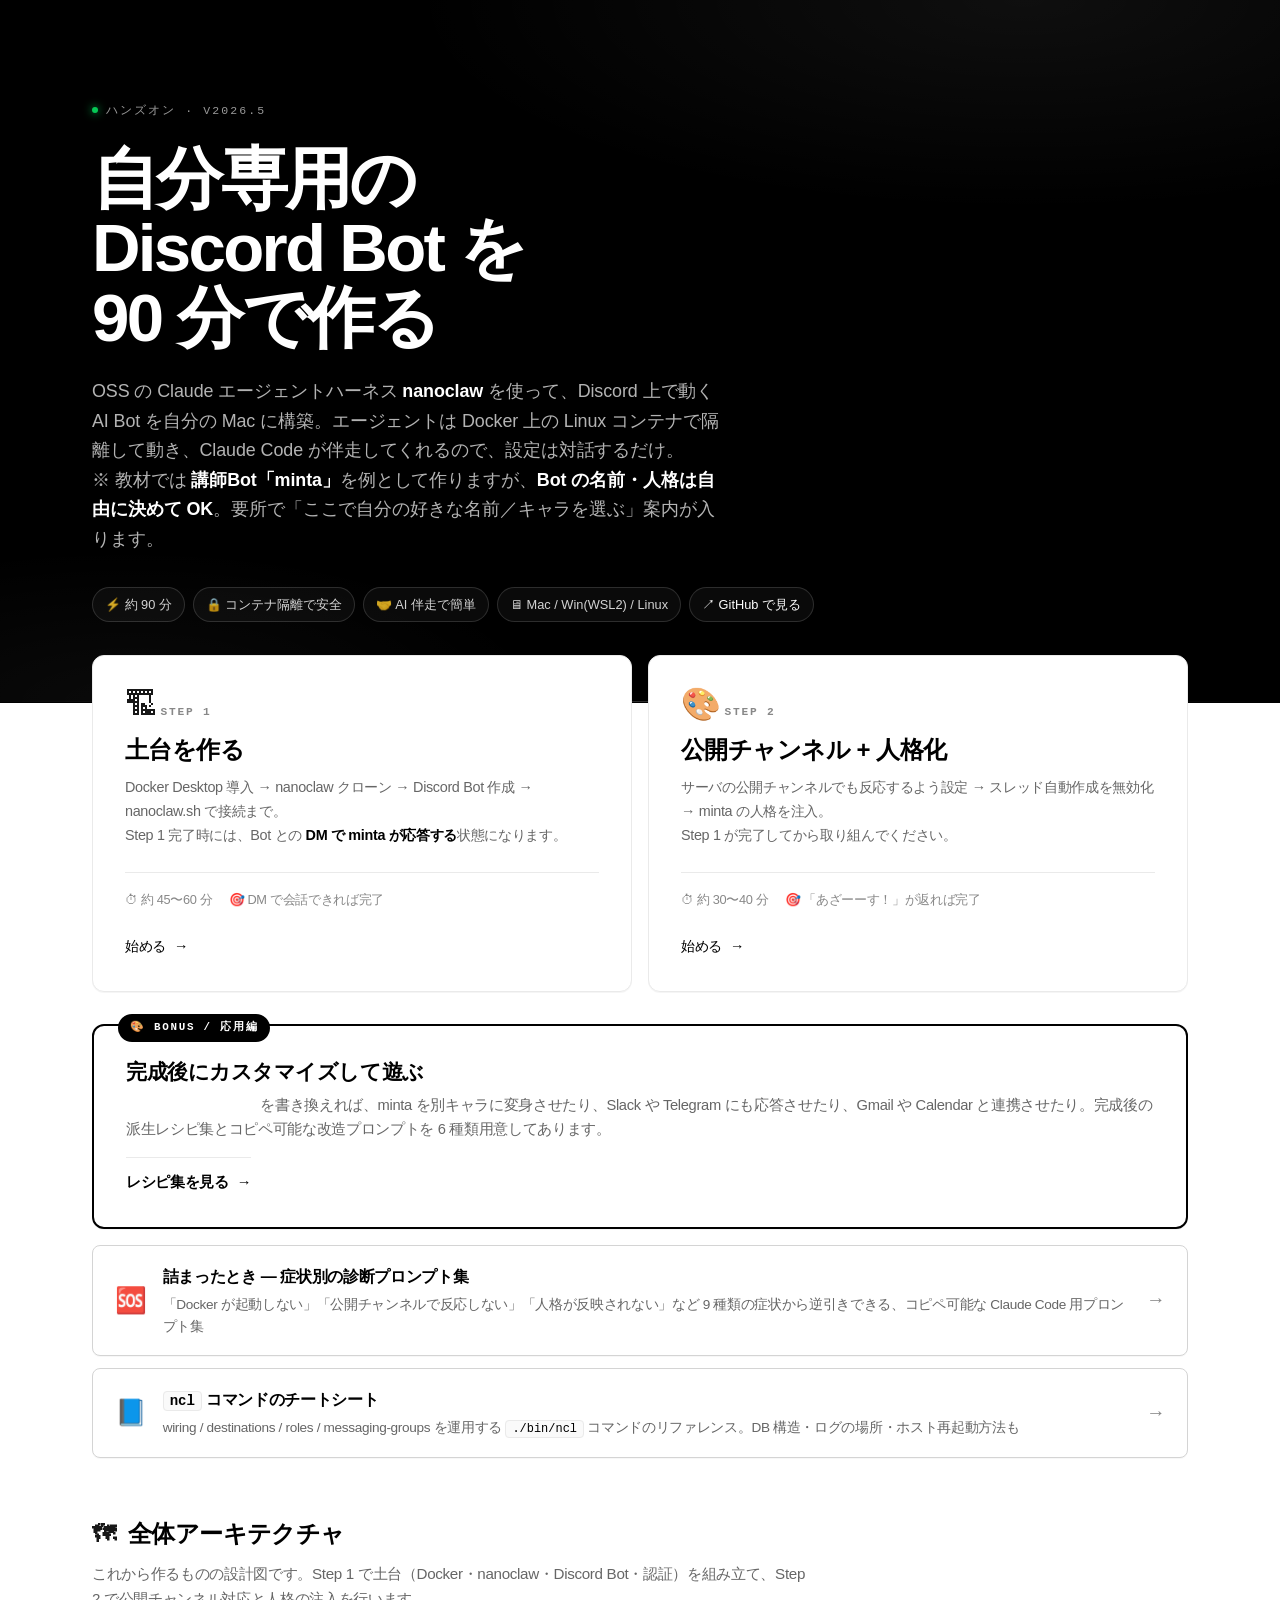
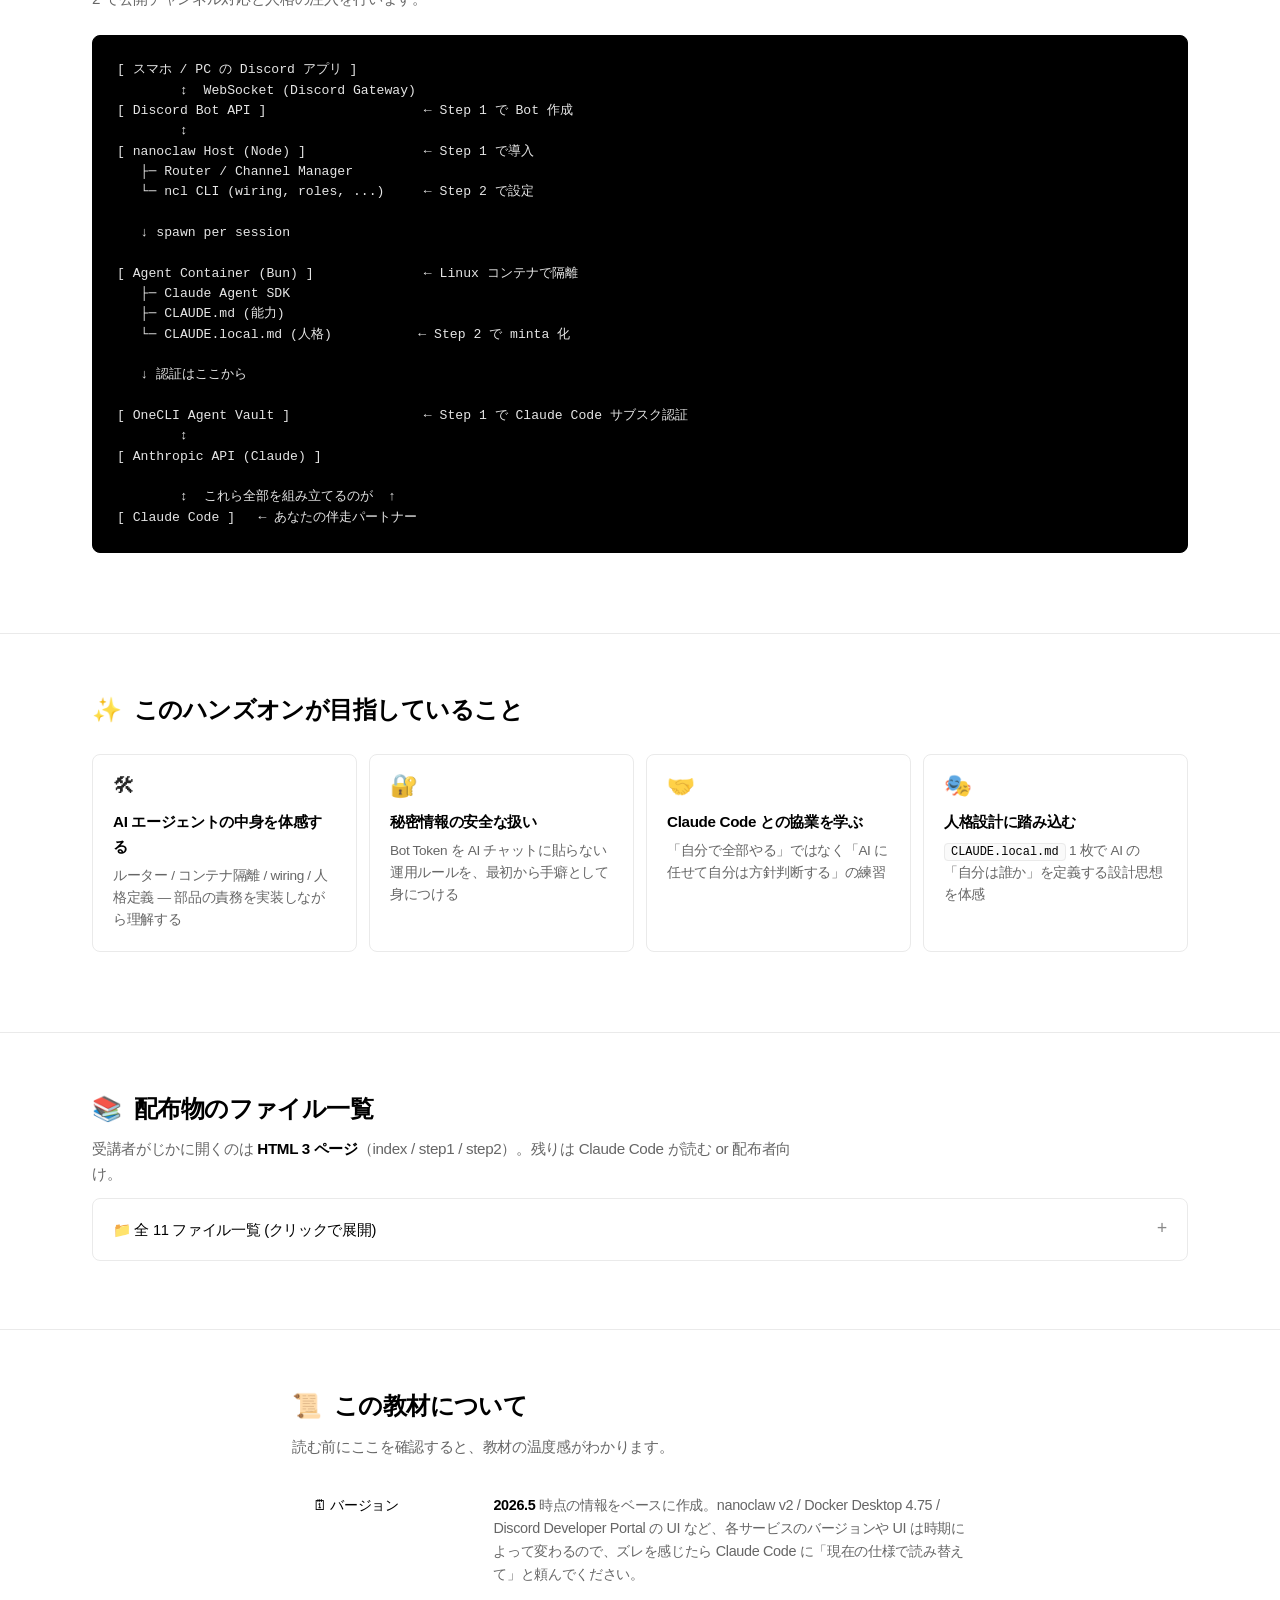
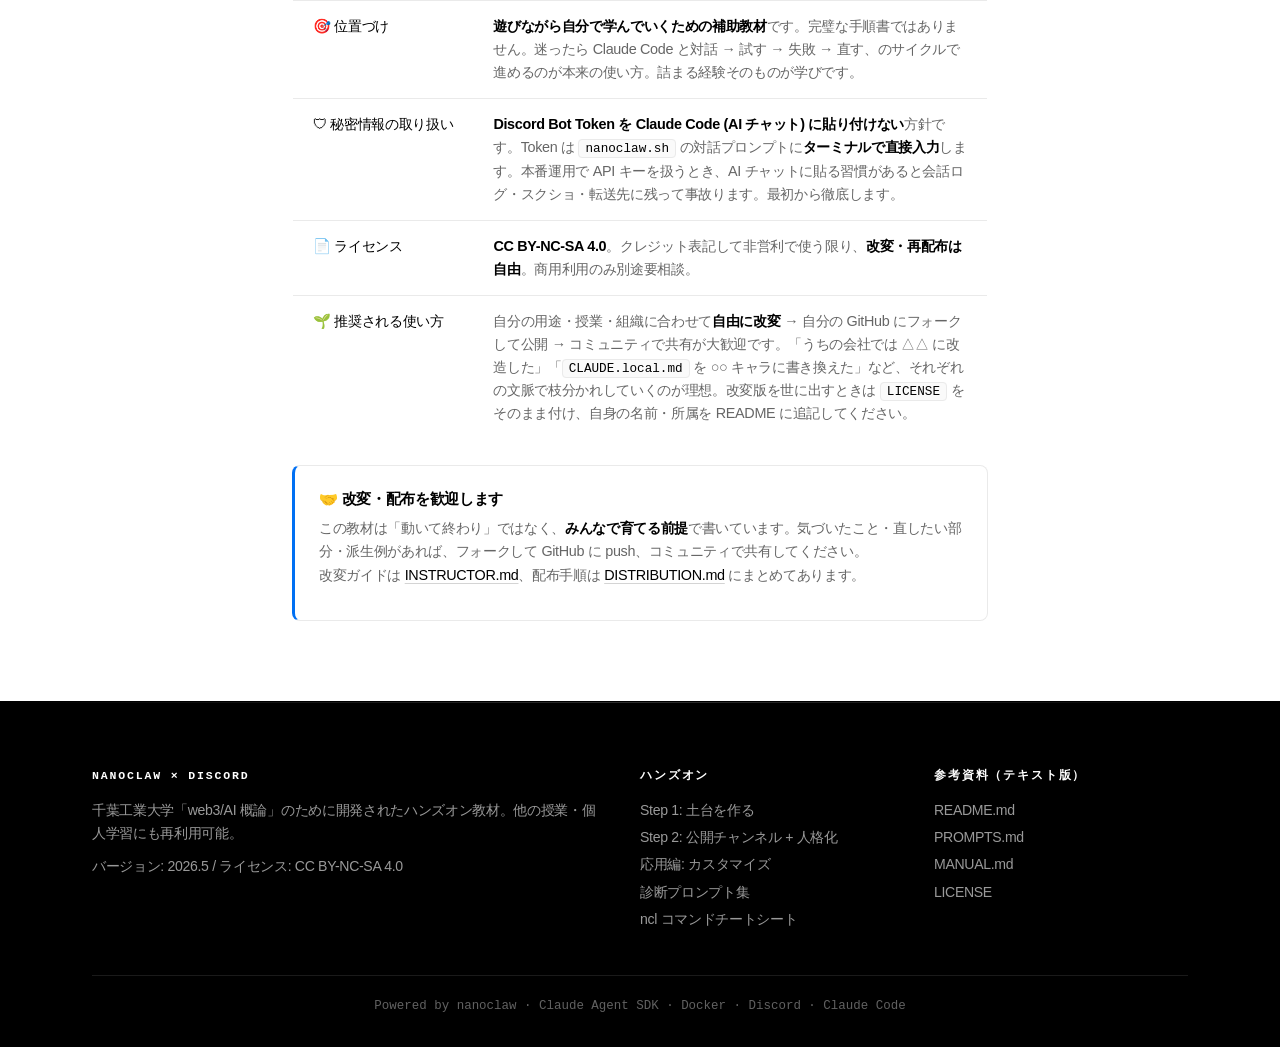
<file: hands-on-nanoclaw-discord/index.html>
<!DOCTYPE html>
<html lang="ja">
<head>
<meta charset="UTF-8">
<meta name="viewport" content="width=device-width, initial-scale=1">
<title>nanoclaw × Discord ハンズオン — minta-bot を作る</title>
<link rel="stylesheet" href="style.css">
</head>
<body>

<section class="hero">
  <div class="container hero-inner">
    <div class="hero-eyebrow">
      <span class="hero-eyebrow-dot"></span>
      ハンズオン · v2026.5
    </div>
    <h1 class="hero-title">
      自分専用の<br>
      Discord Bot を<br>
      90 分で作る
    </h1>
    <p class="hero-subtitle">
      OSS の Claude エージェントハーネス <strong>nanoclaw</strong> を使って、Discord 上で動く AI Bot を自分の Mac に構築。エージェントは Docker 上の Linux コンテナで隔離して動き、Claude Code が伴走してくれるので、設定は対話するだけ。<br>
      ※ 教材では <strong>講師Bot「minta」</strong>を例として作りますが、<strong>Bot の名前・人格は自由に決めて OK</strong>。要所で「ここで自分の好きな名前／キャラを選ぶ」案内が入ります。
    </p>
    <div class="hero-badges">
      <span class="hero-badge">⚡ 約 90 分</span>
      <span class="hero-badge">🔒 コンテナ隔離で安全</span>
      <span class="hero-badge">🤝 AI 伴走で簡単</span>
      <span class="hero-badge">🖥 Mac / Win(WSL2) / Linux</span>
      <a href="https://github.com/web3ai-gairon/pub-docs/tree/main/hands-on-nanoclaw-discord" target="_blank" class="hero-badge" style="text-decoration: none;">↗ GitHub で見る</a>
    </div>
  </div>
</section>

<section class="container">
  <div class="steps-grid">
    <a href="step1.html" class="step-card step1">
      <div class="step-card-icon">🏗</div>
      <div class="step-card-label">Step 1</div>
      <h2 class="step-card-title">土台を作る</h2>
      <p class="step-card-desc">
        Docker Desktop 導入 → nanoclaw クローン → Discord Bot 作成 → nanoclaw.sh で接続まで。<br>
        Step 1 完了時には、Bot との <strong>DM で minta が応答する</strong>状態になります。
      </p>
      <div class="step-card-meta">
        <span class="step-card-meta-item">⏱ 約 45〜60 分</span>
        <span class="step-card-meta-item">🎯 DM で会話できれば完了</span>
      </div>
      <span class="step-card-cta">始める</span>
    </a>

    <a href="step2.html" class="step-card step2">
      <div class="step-card-icon">🎨</div>
      <div class="step-card-label">Step 2</div>
      <h2 class="step-card-title">公開チャンネル + 人格化</h2>
      <p class="step-card-desc">
        サーバの公開チャンネルでも反応するよう設定 → スレッド自動作成を無効化 → minta の人格を注入。<br>
        Step 1 が完了してから取り組んでください。
      </p>
      <div class="step-card-meta">
        <span class="step-card-meta-item">⏱ 約 30〜40 分</span>
        <span class="step-card-meta-item">🎯 「あざーーす！」が返れば完了</span>
      </div>
      <span class="step-card-cta">始める</span>
    </a>
  </div>

  <a href="customize.html" class="customize-card">
    <div class="customize-card-title">完成後にカスタマイズして遊ぶ</div>
    <p class="customize-card-desc">
      <code>CLAUDE.local.md</code> を書き換えれば、minta を別キャラに変身させたり、Slack や Telegram にも応答させたり、Gmail や Calendar と連携させたり。完成後の派生レシピ集とコピペ可能な改造プロンプトを 6 種類用意してあります。
    </p>
    <span class="customize-card-cta">レシピ集を見る</span>
  </a>

  <a href="trouble.html" class="compare-link">
    <span class="compare-link-emoji">🆘</span>
    <div class="compare-link-body">
      <div class="compare-link-title">詰まったとき — 症状別の診断プロンプト集</div>
      <div class="compare-link-desc">「Docker が起動しない」「公開チャンネルで反応しない」「人格が反映されない」など 9 種類の症状から逆引きできる、コピペ可能な Claude Code 用プロンプト集</div>
    </div>
    <span class="compare-link-arrow">→</span>
  </a>

  <a href="cheatsheet.html" class="compare-link">
    <span class="compare-link-emoji">📘</span>
    <div class="compare-link-body">
      <div class="compare-link-title"><code>ncl</code> コマンドのチートシート</div>
      <div class="compare-link-desc">wiring / destinations / roles / messaging-groups を運用する <code>./bin/ncl</code> コマンドのリファレンス。DB 構造・ログの場所・ホスト再起動方法も</div>
    </div>
    <span class="compare-link-arrow">→</span>
  </a>
</section>

<section class="section">
  <div class="container">
    <h2 class="section-title"><span class="section-title-emoji">🗺</span> 全体アーキテクチャ</h2>
    <p class="section-lead">これから作るものの設計図です。Step 1 で土台（Docker・nanoclaw・Discord Bot・認証）を組み立て、Step 2 で公開チャンネル対応と人格の注入を行います。</p>
    <div class="arch-diagram">[ スマホ / PC の Discord アプリ ]
        ↕  WebSocket (Discord Gateway)
[ Discord Bot API ]                    ← Step 1 で Bot 作成
        ↕
[ nanoclaw Host (Node) ]               ← Step 1 で導入
   ├─ Router / Channel Manager
   └─ ncl CLI (wiring, roles, ...)     ← Step 2 で設定

   ↓ spawn per session

[ Agent Container (Bun) ]              ← Linux コンテナで隔離
   ├─ Claude Agent SDK
   ├─ CLAUDE.md (能力)
   └─ CLAUDE.local.md (人格)           ← Step 2 で minta 化

   ↓ 認証はここから

[ OneCLI Agent Vault ]                 ← Step 1 で Claude Code サブスク認証
        ↕
[ Anthropic API (Claude) ]

        ↕  これら全部を組み立てるのが  ↑
[ Claude Code ]   ← あなたの伴走パートナー</div>
  </div>
</section>

<section class="section">
  <div class="container">
    <h2 class="section-title"><span class="section-title-emoji">✨</span> このハンズオンが目指していること</h2>
    <div class="feature-grid">
      <div class="feature-tile">
        <div class="feature-tile-icon">🛠</div>
        <div class="feature-tile-title">AI エージェントの中身を体感する</div>
        <div class="feature-tile-desc">ルーター / コンテナ隔離 / wiring / 人格定義 — 部品の責務を実装しながら理解する</div>
      </div>
      <div class="feature-tile">
        <div class="feature-tile-icon">🔐</div>
        <div class="feature-tile-title">秘密情報の安全な扱い</div>
        <div class="feature-tile-desc">Bot Token を AI チャットに貼らない運用ルールを、最初から手癖として身につける</div>
      </div>
      <div class="feature-tile">
        <div class="feature-tile-icon">🤝</div>
        <div class="feature-tile-title">Claude Code との協業を学ぶ</div>
        <div class="feature-tile-desc">「自分で全部やる」ではなく「AI に任せて自分は方針判断する」の練習</div>
      </div>
      <div class="feature-tile">
        <div class="feature-tile-icon">🎭</div>
        <div class="feature-tile-title">人格設計に踏み込む</div>
        <div class="feature-tile-desc"><code>CLAUDE.local.md</code> 1 枚で AI の「自分は誰か」を定義する設計思想を体感</div>
      </div>
    </div>
  </div>
</section>

<section class="section">
  <div class="container">
    <h2 class="section-title"><span class="section-title-emoji">📚</span> 配布物のファイル一覧</h2>
    <p class="section-lead">受講者がじかに開くのは <strong>HTML 3 ページ</strong>（index / step1 / step2）。残りは Claude Code が読む or 配布者向け。</p>
    <details>
      <summary>📁 全 11 ファイル一覧 (クリックで展開)</summary>
      <div class="details-body">
        <p><strong>受講者向け (HTML — このページから移動)</strong></p>
        <ul class="bullets">
          <li><code>index.html</code> — このページ</li>
          <li><code>step1.html</code> — 土台を作る</li>
          <li><code>step2.html</code> — 公開チャンネル + 人格化</li>
        </ul>
        <p><strong>Claude Code が読む参考資料</strong></p>
        <ul class="bullets">
          <li><code>README.md</code> — 文書版の全体マップ</li>
          <li><code>PROMPTS.md</code> — 詳細プロンプト集（P0〜P7 + PV）</li>
          <li><code>MANUAL.md</code> — 手動操作の詳細（Docker / Discord Portal / nanoclaw.sh 対話）</li>
          <li><code>CHEATSHEET.md</code> — <code>ncl</code> コマンドリファレンス</li>
          <li><code>TROUBLESHOOT.md</code> — 症状別診断プロンプト</li>
        </ul>
        <p><strong>配布者向け</strong></p>
        <ul class="bullets">
          <li><code>DISTRIBUTION.md</code> — 配布手順</li>
          <li><code>INSTRUCTOR.md</code> — 転用ガイド</li>
        </ul>
        <p><strong>ライセンス・補助</strong></p>
        <ul class="bullets">
          <li><code>LICENSE</code> — CC BY-NC-SA 4.0</li>
          <li><code>style.css</code> / <code>app.js</code> — このページの見た目用</li>
          <li><code>assets/CLAUDE.local.md.minta</code> — minta 人格テンプレ</li>
        </ul>
      </div>
    </details>
  </div>
</section>

<section class="section">
  <div class="container-narrow">
    <h2 class="section-title"><span class="section-title-emoji">📜</span> この教材について</h2>
    <p class="section-lead">読む前にここを確認すると、教材の温度感がわかります。</p>

    <table class="kv-table">
      <tr>
        <td>🗓 バージョン</td>
        <td><strong>2026.5</strong> 時点の情報をベースに作成。nanoclaw v2 / Docker Desktop 4.75 / Discord Developer Portal の UI など、各サービスのバージョンや UI は時期によって変わるので、ズレを感じたら Claude Code に「現在の仕様で読み替えて」と頼んでください。</td>
      </tr>
      <tr>
        <td>🎯 位置づけ</td>
        <td><strong>遊びながら自分で学んでいくための補助教材</strong>です。完璧な手順書ではありません。迷ったら Claude Code と対話 → 試す → 失敗 → 直す、のサイクルで進めるのが本来の使い方。詰まる経験そのものが学びです。</td>
      </tr>
      <tr>
        <td>🛡 秘密情報の取り扱い</td>
        <td><strong>Discord Bot Token を Claude Code (AI チャット) に貼り付けない</strong>方針です。Token は <code>nanoclaw.sh</code> の対話プロンプトに<strong>ターミナルで直接入力</strong>します。本番運用で API キーを扱うとき、AI チャットに貼る習慣があると会話ログ・スクショ・転送先に残って事故ります。最初から徹底します。</td>
      </tr>
      <tr>
        <td>📄 ライセンス</td>
        <td><strong>CC BY-NC-SA 4.0</strong>。クレジット表記して非営利で使う限り、<strong>改変・再配布は自由</strong>。商用利用のみ別途要相談。</td>
      </tr>
      <tr>
        <td>🌱 推奨される使い方</td>
        <td>
          自分の用途・授業・組織に合わせて<strong>自由に改変</strong> → 自分の GitHub にフォークして公開 → コミュニティで共有が大歓迎です。「うちの会社では △△ に改造した」「<code>CLAUDE.local.md</code> を ○○ キャラに書き換えた」など、それぞれの文脈で枝分かれしていくのが理想。改変版を世に出すときは <code>LICENSE</code> をそのまま付け、自身の名前・所属を README に追記してください。
        </td>
      </tr>
    </table>

    <div class="callout callout-info" style="margin-top: 24px;">
      <div class="callout-title">🤝 改変・配布を歓迎します</div>
      <p>
        この教材は「動いて終わり」ではなく、<strong>みんなで育てる前提</strong>で書いています。気づいたこと・直したい部分・派生例があれば、フォークして GitHub に push、コミュニティで共有してください。<br>
        改変ガイドは <a href="INSTRUCTOR.md" target="_blank">INSTRUCTOR.md</a>、配布手順は <a href="DISTRIBUTION.md" target="_blank">DISTRIBUTION.md</a> にまとめてあります。
      </p>
    </div>
  </div>
</section>

<footer class="footer">
  <div class="container">
    <div class="footer-grid">
      <div>
        <h4>nanoclaw × Discord</h4>
        <p>千葉工業大学「web3/AI 概論」のために開発されたハンズオン教材。他の授業・個人学習にも再利用可能。</p>
        <p style="margin-top: 10px;">バージョン: 2026.5 / ライセンス: CC BY-NC-SA 4.0</p>
      </div>
      <div>
        <h4>ハンズオン</h4>
        <ul>
          <li><a href="step1.html">Step 1: 土台を作る</a></li>
          <li><a href="step2.html">Step 2: 公開チャンネル + 人格化</a></li>
          <li><a href="customize.html">応用編: カスタマイズ</a></li>
          <li><a href="trouble.html">診断プロンプト集</a></li>
          <li><a href="cheatsheet.html">ncl コマンドチートシート</a></li>
        </ul>
      </div>
      <div>
        <h4>参考資料（テキスト版）</h4>
        <ul>
          <li><a href="README.md" target="_blank">README.md</a></li>
          <li><a href="PROMPTS.md" target="_blank">PROMPTS.md</a></li>
          <li><a href="MANUAL.md" target="_blank">MANUAL.md</a></li>
          <li><a href="LICENSE" target="_blank">LICENSE</a></li>
        </ul>
      </div>
    </div>
    <div class="footer-bottom">
      Powered by nanoclaw · Claude Agent SDK · Docker · Discord · Claude Code
    </div>
  </div>
</footer>

<script src="app.js"></script>
</body>
</html>
</file>
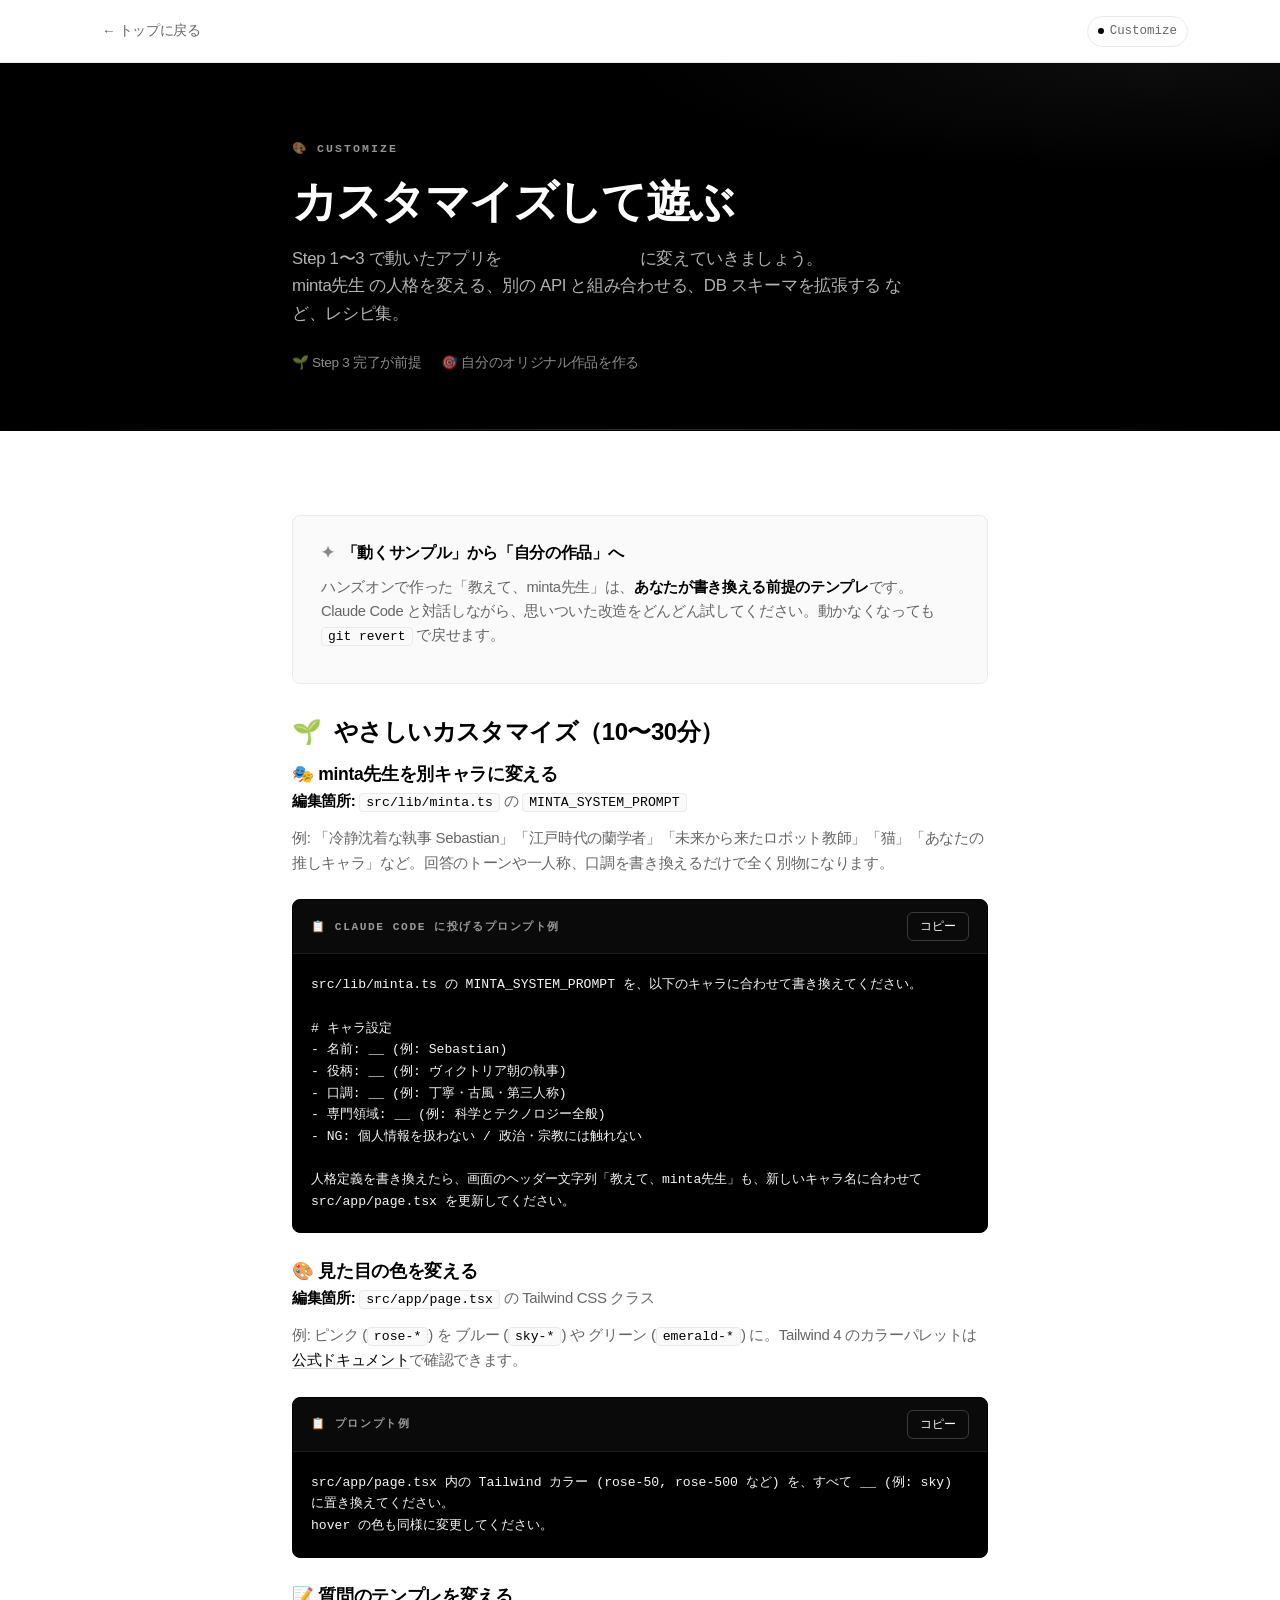
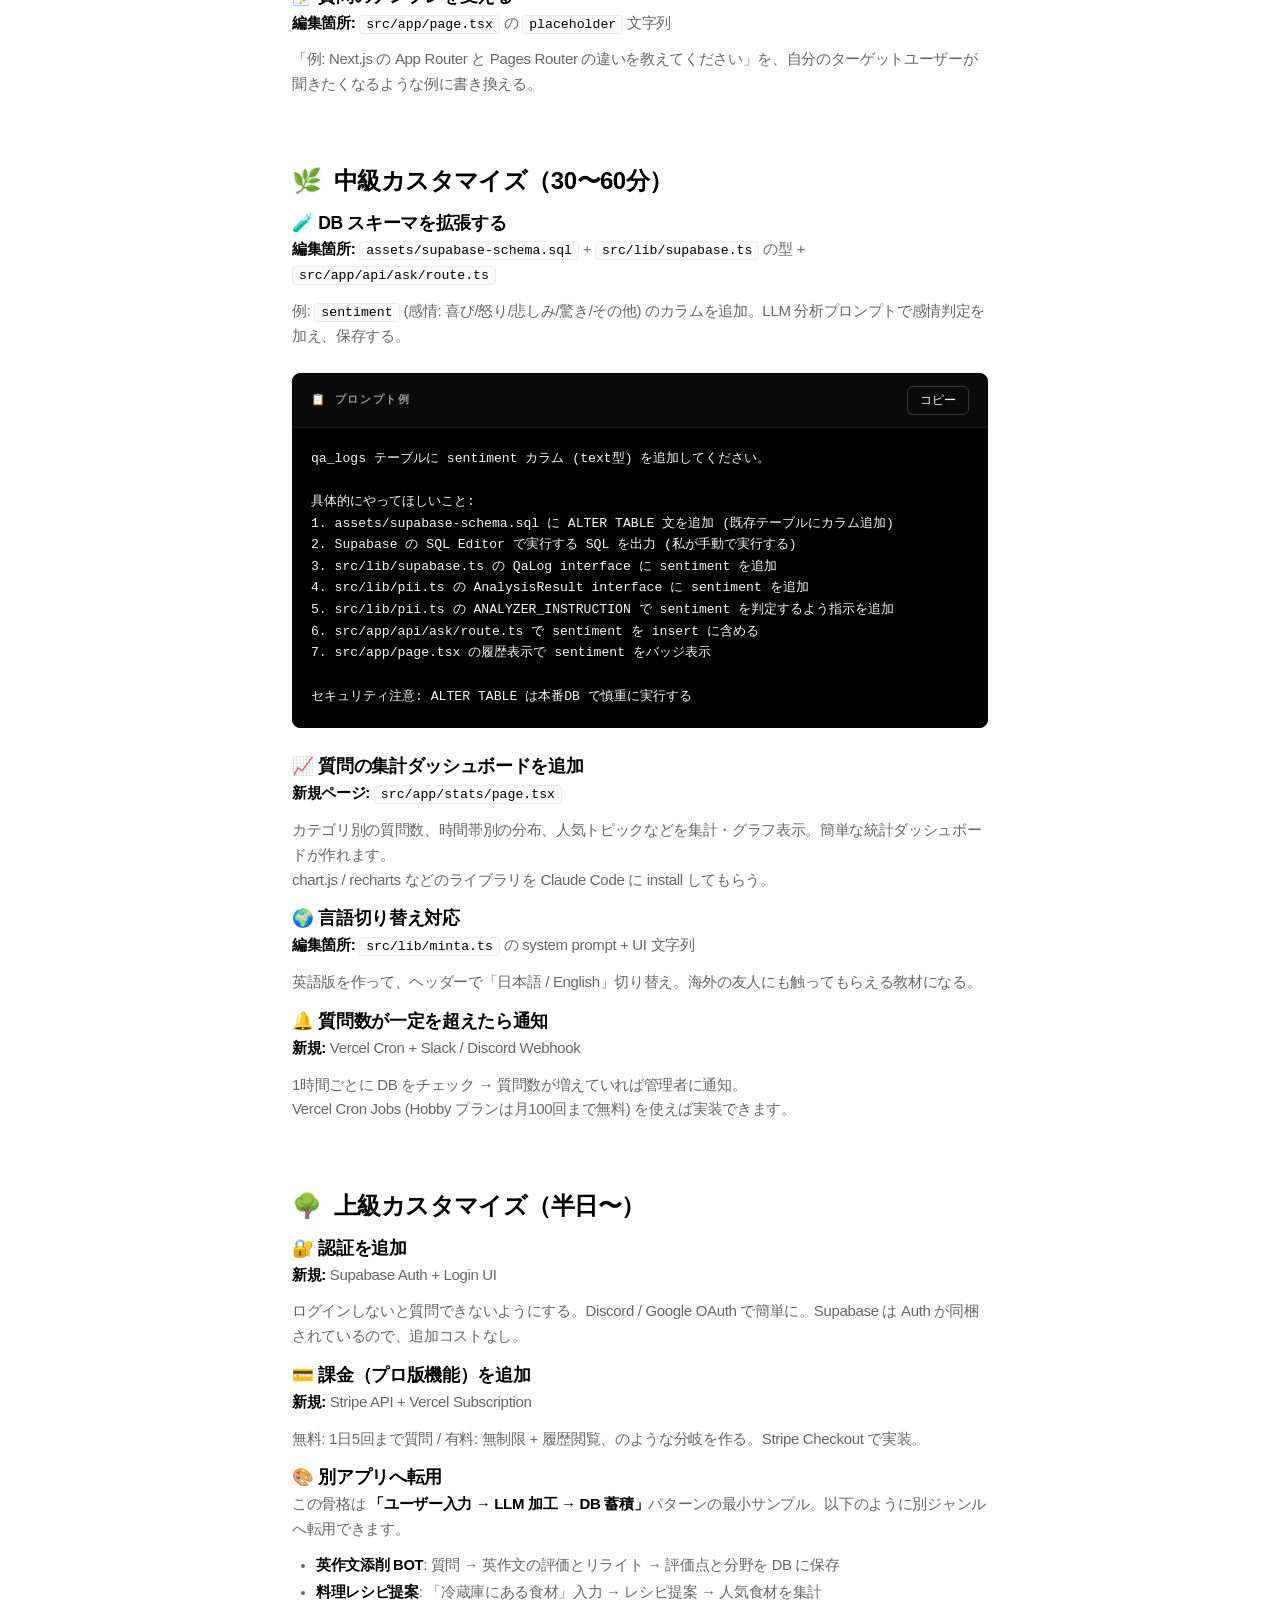
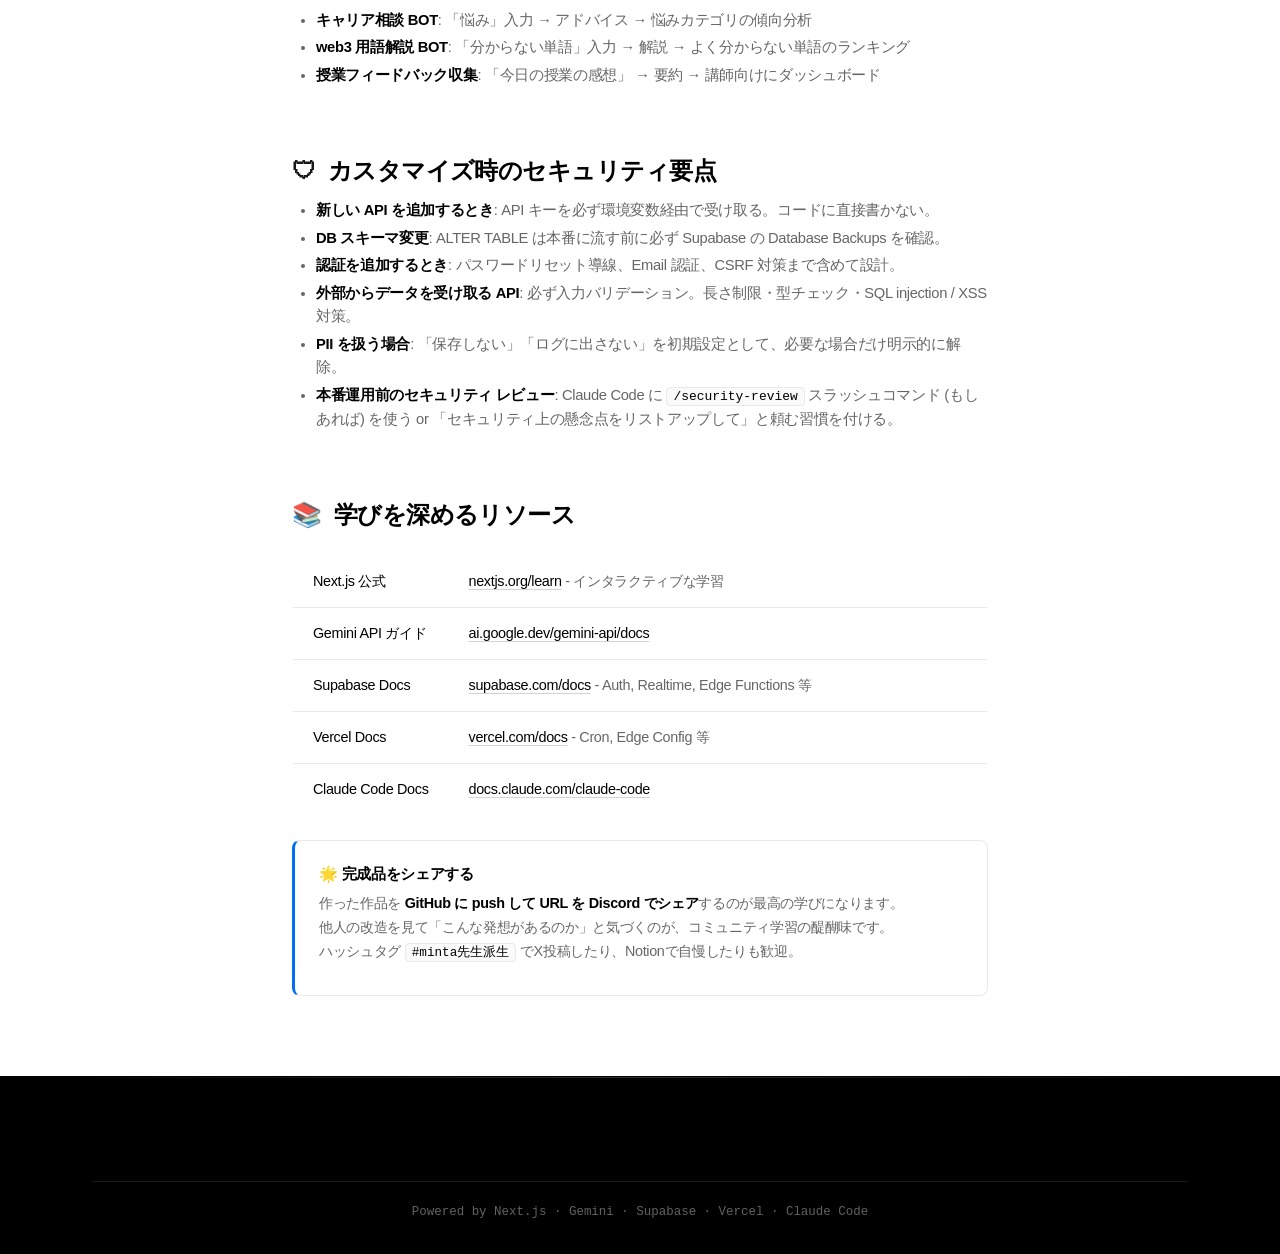
<file: hands-on-db-api-sample/customize.html>
<!DOCTYPE html>
<html lang="ja" class="customize-page">
<head>
<meta charset="UTF-8">
<meta name="viewport" content="width=device-width, initial-scale=1">
<title>カスタマイズ | 教えて、minta先生 ハンズオン</title>
<link rel="stylesheet" href="style.css">
</head>
<body>

<header class="page-header">
  <div class="container page-header-inner">
    <a href="index.html" class="back-link">← トップに戻る</a>
    <span class="progress-pill"><span class="progress-dot"></span> Customize</span>
  </div>
</header>

<section class="page-hero">
  <div class="container-narrow">
    <span class="page-hero-eyebrow">🎨 Customize</span>
    <h1 class="page-hero-title">カスタマイズして遊ぶ</h1>
    <p class="page-hero-subtitle">
      Step 1〜3 で動いたアプリを <strong>自分だけのアプリ</strong>に変えていきましょう。<br>
      minta先生 の人格を変える、別の API と組み合わせる、DB スキーマを拡張する など、レシピ集。
    </p>
    <div class="page-hero-meta">
      <span>🌱 Step 3 完了が前提</span>
      <span>🎯 自分のオリジナル作品を作る</span>
    </div>
  </div>
</section>

<section class="section">
  <div class="container-narrow">

    <div class="ai-partner">
      <div class="ai-partner-title">「動くサンプル」から「自分の作品」へ</div>
      <p>
        ハンズオンで作った「教えて、minta先生」は、<strong>あなたが書き換える前提のテンプレ</strong>です。<br>
        Claude Code と対話しながら、思いついた改造をどんどん試してください。動かなくなっても <code>git revert</code> で戻せます。
      </p>
    </div>

    <h2 class="section-title"><span class="section-title-emoji">🌱</span> やさしいカスタマイズ（10〜30分）</h2>

    <div class="customize-recipe">
      <h3>🎭 minta先生を別キャラに変える</h3>
      <p><strong>編集箇所:</strong> <code>src/lib/minta.ts</code> の <code>MINTA_SYSTEM_PROMPT</code></p>
      <p>例: 「冷静沈着な執事 Sebastian」「江戸時代の蘭学者」「未来から来たロボット教師」「猫」「あなたの推しキャラ」など。回答のトーンや一人称、口調を書き換えるだけで全く別物になります。</p>
      <div class="prompt-block">
        <div class="prompt-block-header">
          <span class="prompt-block-label">📋 Claude Code に投げるプロンプト例</span>
          <button class="copy-btn" data-copy-target="recipe-persona">コピー</button>
        </div>
        <pre id="recipe-persona">src/lib/minta.ts の MINTA_SYSTEM_PROMPT を、以下のキャラに合わせて書き換えてください。

# キャラ設定
- 名前: __ (例: Sebastian)
- 役柄: __ (例: ヴィクトリア朝の執事)
- 口調: __ (例: 丁寧・古風・第三人称)
- 専門領域: __ (例: 科学とテクノロジー全般)
- NG: 個人情報を扱わない / 政治・宗教には触れない

人格定義を書き換えたら、画面のヘッダー文字列「教えて、minta先生」も、新しいキャラ名に合わせて src/app/page.tsx を更新してください。</pre>
      </div>
    </div>

    <div class="customize-recipe">
      <h3>🎨 見た目の色を変える</h3>
      <p><strong>編集箇所:</strong> <code>src/app/page.tsx</code> の Tailwind CSS クラス</p>
      <p>例: ピンク (<code>rose-*</code>) を ブルー (<code>sky-*</code>) や グリーン (<code>emerald-*</code>) に。Tailwind 4 のカラーパレットは <a href="https://tailwindcss.com/docs/colors" target="_blank">公式ドキュメント</a>で確認できます。</p>
      <div class="prompt-block">
        <div class="prompt-block-header">
          <span class="prompt-block-label">📋 プロンプト例</span>
          <button class="copy-btn" data-copy-target="recipe-color">コピー</button>
        </div>
        <pre id="recipe-color">src/app/page.tsx 内の Tailwind カラー (rose-50, rose-500 など) を、すべて __ (例: sky) に置き換えてください。
hover の色も同様に変更してください。</pre>
      </div>
    </div>

    <div class="customize-recipe">
      <h3>📝 質問のテンプレを変える</h3>
      <p><strong>編集箇所:</strong> <code>src/app/page.tsx</code> の <code>placeholder</code> 文字列</p>
      <p>「例: Next.js の App Router と Pages Router の違いを教えてください」を、自分のターゲットユーザーが聞きたくなるような例に書き換える。</p>
    </div>

    <h2 class="section-title" style="margin-top: 64px;"><span class="section-title-emoji">🌿</span> 中級カスタマイズ（30〜60分）</h2>

    <div class="customize-recipe">
      <h3>🧪 DB スキーマを拡張する</h3>
      <p><strong>編集箇所:</strong> <code>assets/supabase-schema.sql</code> + <code>src/lib/supabase.ts</code> の型 + <code>src/app/api/ask/route.ts</code></p>
      <p>例: <code>sentiment</code> (感情: 喜び/怒り/悲しみ/驚き/その他) のカラムを追加。LLM 分析プロンプトで感情判定を加え、保存する。</p>
      <div class="prompt-block">
        <div class="prompt-block-header">
          <span class="prompt-block-label">📋 プロンプト例</span>
          <button class="copy-btn" data-copy-target="recipe-schema">コピー</button>
        </div>
        <pre id="recipe-schema">qa_logs テーブルに sentiment カラム (text型) を追加してください。

具体的にやってほしいこと:
1. assets/supabase-schema.sql に ALTER TABLE 文を追加 (既存テーブルにカラム追加)
2. Supabase の SQL Editor で実行する SQL を出力 (私が手動で実行する)
3. src/lib/supabase.ts の QaLog interface に sentiment を追加
4. src/lib/pii.ts の AnalysisResult interface に sentiment を追加
5. src/lib/pii.ts の ANALYZER_INSTRUCTION で sentiment を判定するよう指示を追加
6. src/app/api/ask/route.ts で sentiment を insert に含める
7. src/app/page.tsx の履歴表示で sentiment をバッジ表示

セキュリティ注意: ALTER TABLE は本番DB で慎重に実行する</pre>
      </div>
    </div>

    <div class="customize-recipe">
      <h3>📈 質問の集計ダッシュボードを追加</h3>
      <p><strong>新規ページ:</strong> <code>src/app/stats/page.tsx</code></p>
      <p>カテゴリ別の質問数、時間帯別の分布、人気トピックなどを集計・グラフ表示。簡単な統計ダッシュボードが作れます。<br>chart.js / recharts などのライブラリを Claude Code に install してもらう。</p>
    </div>

    <div class="customize-recipe">
      <h3>🌍 言語切り替え対応</h3>
      <p><strong>編集箇所:</strong> <code>src/lib/minta.ts</code> の system prompt + UI 文字列</p>
      <p>英語版を作って、ヘッダーで「日本語 / English」切り替え。海外の友人にも触ってもらえる教材になる。</p>
    </div>

    <div class="customize-recipe">
      <h3>🔔 質問数が一定を超えたら通知</h3>
      <p><strong>新規:</strong> Vercel Cron + Slack / Discord Webhook</p>
      <p>1時間ごとに DB をチェック → 質問数が増えていれば管理者に通知。<br>Vercel Cron Jobs (Hobby プランは月100回まで無料) を使えば実装できます。</p>
    </div>

    <h2 class="section-title" style="margin-top: 64px;"><span class="section-title-emoji">🌳</span> 上級カスタマイズ（半日〜）</h2>

    <div class="customize-recipe">
      <h3>🔐 認証を追加</h3>
      <p><strong>新規:</strong> Supabase Auth + Login UI</p>
      <p>ログインしないと質問できないようにする。Discord / Google OAuth で簡単に。Supabase は Auth が同梱されているので、追加コストなし。</p>
    </div>

    <div class="customize-recipe">
      <h3>💳 課金（プロ版機能）を追加</h3>
      <p><strong>新規:</strong> Stripe API + Vercel Subscription</p>
      <p>無料: 1日5回まで質問 / 有料: 無制限 + 履歴閲覧、のような分岐を作る。Stripe Checkout で実装。</p>
    </div>

    <div class="customize-recipe">
      <h3>🎨 別アプリへ転用</h3>
      <p>この骨格は <strong>「ユーザー入力 → LLM 加工 → DB 蓄積」</strong>パターンの最小サンプル。以下のように別ジャンルへ転用できます。</p>
      <ul class="bullets">
        <li><strong>英作文添削 BOT</strong>: 質問 → 英作文の評価とリライト → 評価点と分野を DB に保存</li>
        <li><strong>料理レシピ提案</strong>: 「冷蔵庫にある食材」入力 → レシピ提案 → 人気食材を集計</li>
        <li><strong>キャリア相談 BOT</strong>: 「悩み」入力 → アドバイス → 悩みカテゴリの傾向分析</li>
        <li><strong>web3 用語解説 BOT</strong>: 「分からない単語」入力 → 解説 → よく分からない単語のランキング</li>
        <li><strong>授業フィードバック収集</strong>: 「今日の授業の感想」 → 要約 → 講師向けにダッシュボード</li>
      </ul>
    </div>

    <h2 class="section-title" style="margin-top: 64px;"><span class="section-title-emoji">🛡</span> カスタマイズ時のセキュリティ要点</h2>
    <ul class="bullets">
      <li><strong>新しい API を追加するとき</strong>: API キーを必ず環境変数経由で受け取る。コードに直接書かない。</li>
      <li><strong>DB スキーマ変更</strong>: ALTER TABLE は本番に流す前に必ず Supabase の Database Backups を確認。</li>
      <li><strong>認証を追加するとき</strong>: パスワードリセット導線、Email 認証、CSRF 対策まで含めて設計。</li>
      <li><strong>外部からデータを受け取る API</strong>: 必ず入力バリデーション。長さ制限・型チェック・SQL injection / XSS 対策。</li>
      <li><strong>PII を扱う場合</strong>: 「保存しない」「ログに出さない」を初期設定として、必要な場合だけ明示的に解除。</li>
      <li><strong>本番運用前のセキュリティ レビュー</strong>: Claude Code に <code>/security-review</code> スラッシュコマンド (もしあれば) を使う or 「セキュリティ上の懸念点をリストアップして」と頼む習慣を付ける。</li>
    </ul>

    <h2 class="section-title" style="margin-top: 64px;"><span class="section-title-emoji">📚</span> 学びを深めるリソース</h2>
    <table class="kv-table">
      <tr><td>Next.js 公式</td><td><a href="https://nextjs.org/learn" target="_blank">nextjs.org/learn</a> - インタラクティブな学習</td></tr>
      <tr><td>Gemini API ガイド</td><td><a href="https://ai.google.dev/gemini-api/docs" target="_blank">ai.google.dev/gemini-api/docs</a></td></tr>
      <tr><td>Supabase Docs</td><td><a href="https://supabase.com/docs" target="_blank">supabase.com/docs</a> - Auth, Realtime, Edge Functions 等</td></tr>
      <tr><td>Vercel Docs</td><td><a href="https://vercel.com/docs" target="_blank">vercel.com/docs</a> - Cron, Edge Config 等</td></tr>
      <tr><td>Claude Code Docs</td><td><a href="https://docs.claude.com/claude-code" target="_blank">docs.claude.com/claude-code</a></td></tr>
    </table>

    <div class="callout callout-info" style="margin-top: 24px;">
      <div class="callout-title">🌟 完成品をシェアする</div>
      <p>
        作った作品を <strong>GitHub に push して URL を Discord でシェア</strong>するのが最高の学びになります。<br>
        他人の改造を見て「こんな発想があるのか」と気づくのが、コミュニティ学習の醍醐味です。<br>
        ハッシュタグ <code>#minta先生派生</code> でX投稿したり、Notionで自慢したりも歓迎。
      </p>
    </div>

  </div>
</section>

<footer class="footer">
  <div class="container">
    <div class="footer-bottom">
      Powered by Next.js · Gemini · Supabase · Vercel · Claude Code
    </div>
  </div>
</footer>

<script src="app.js"></script>
</body>
</html>
</file>
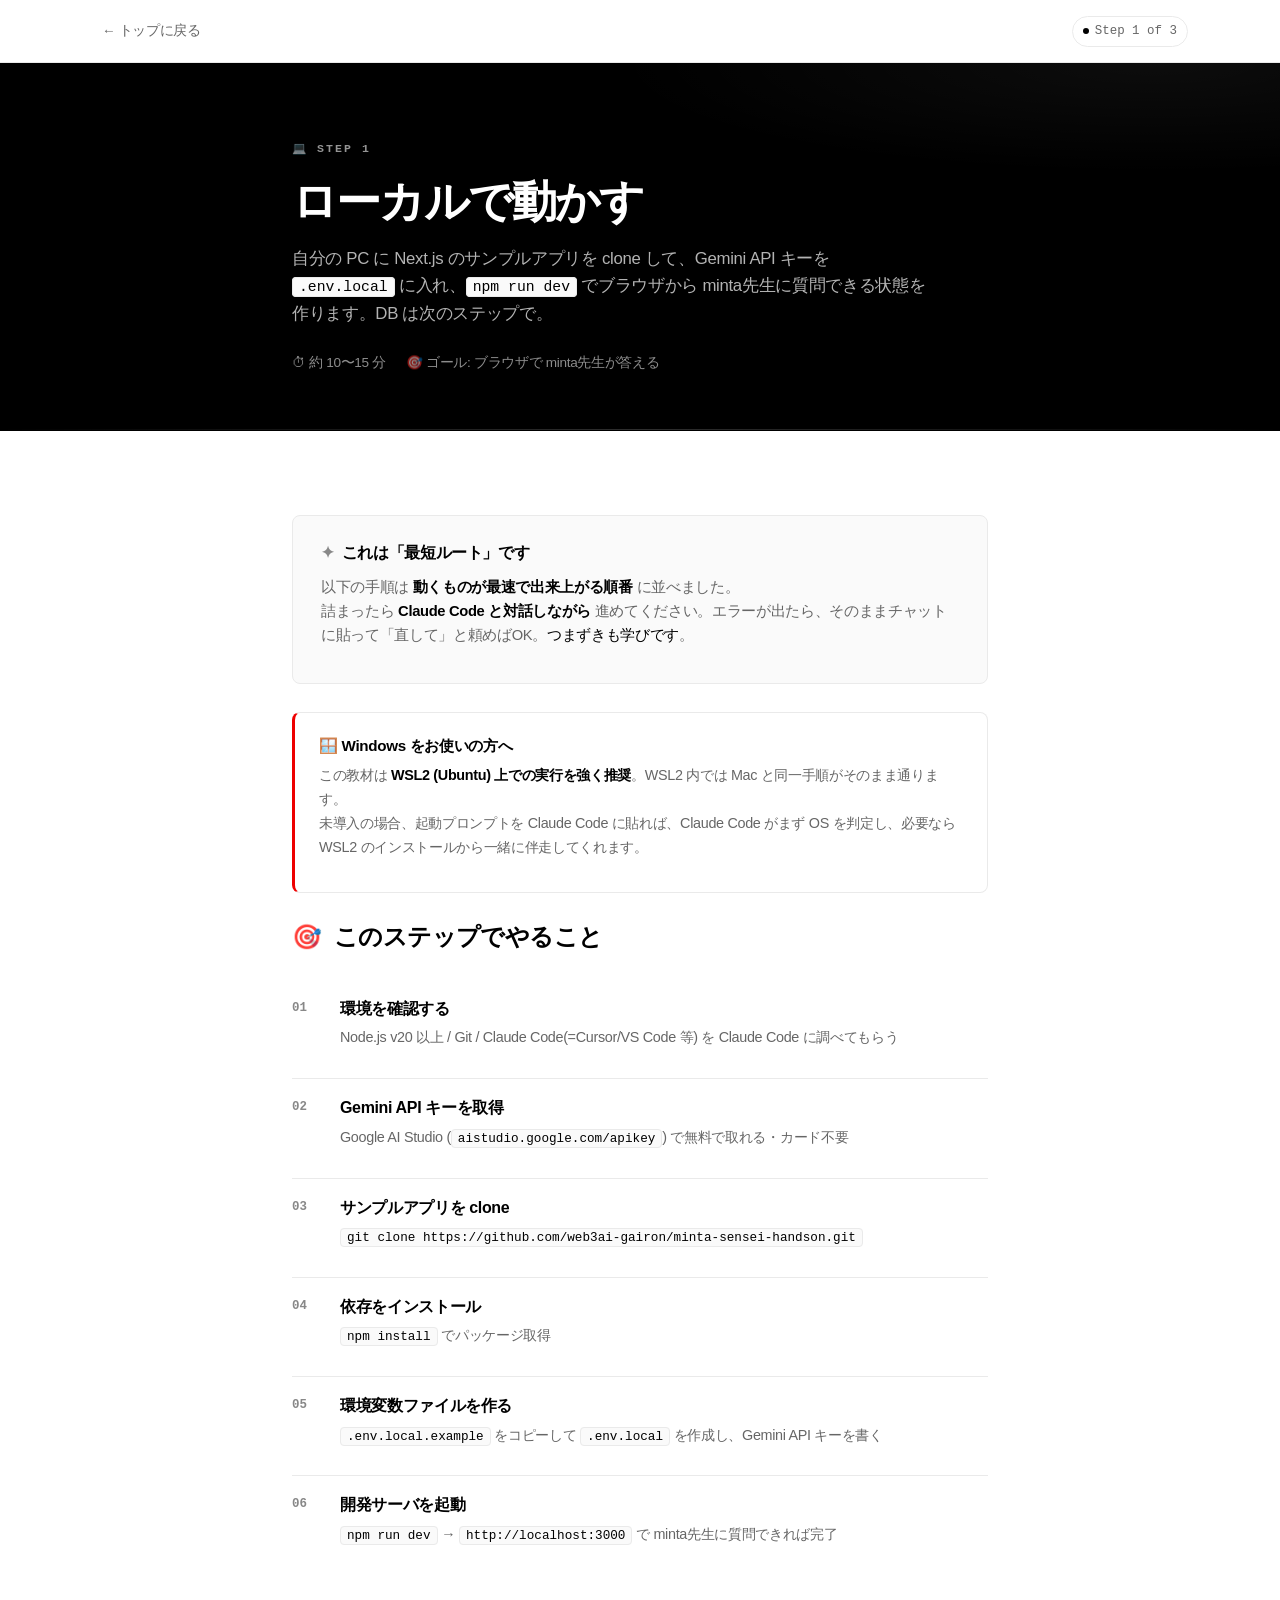
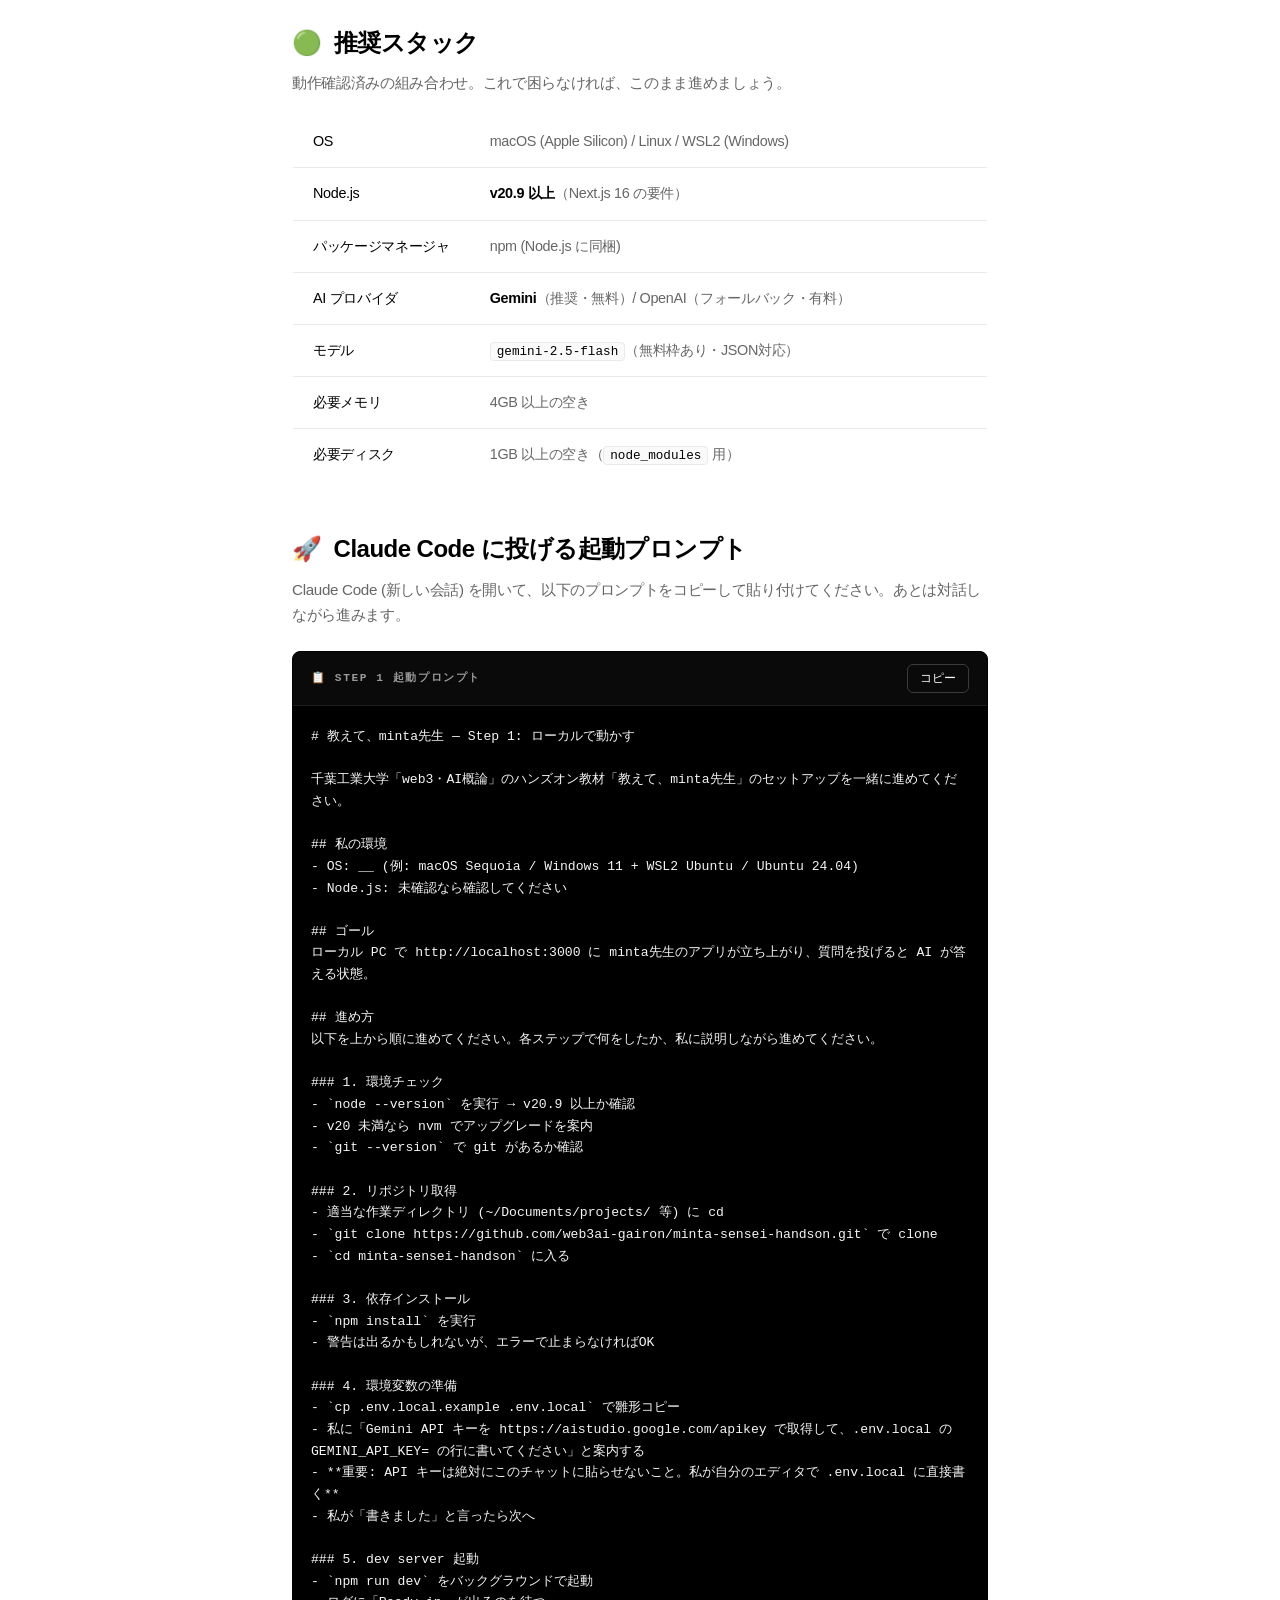
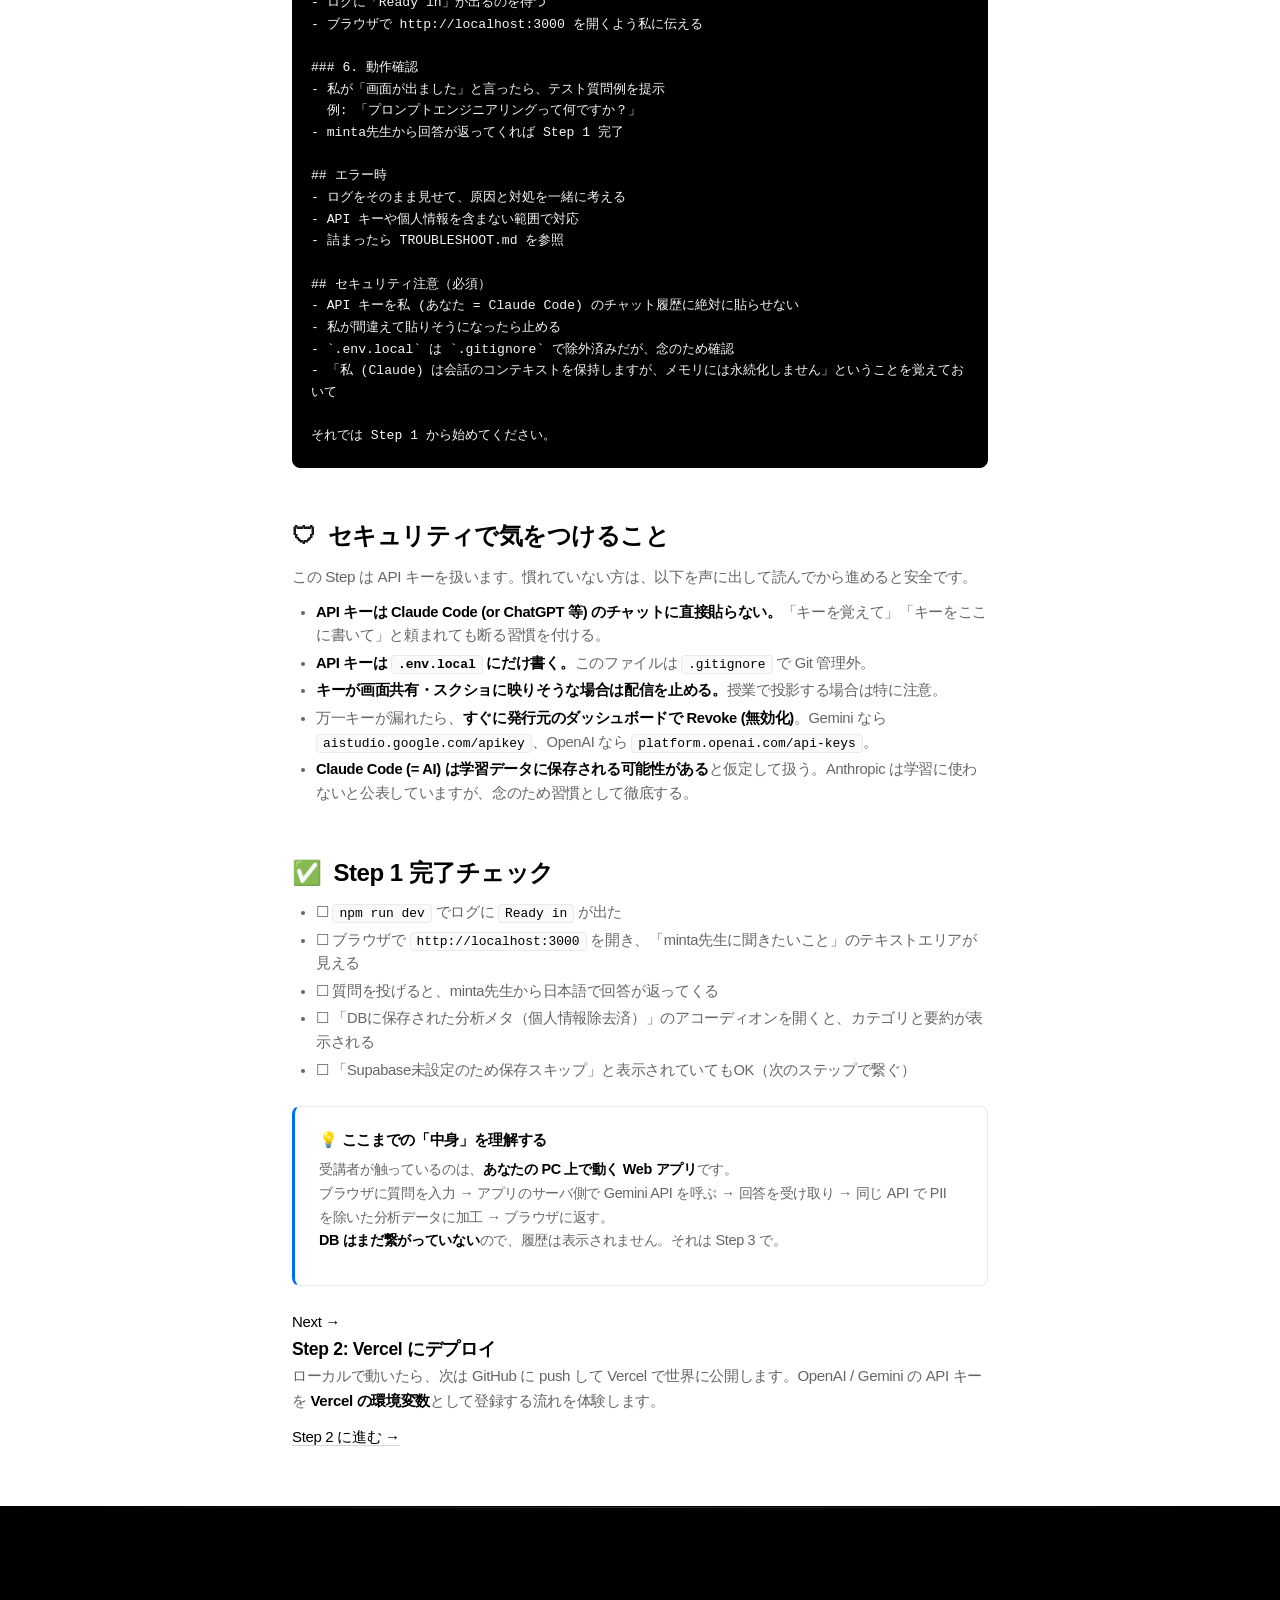
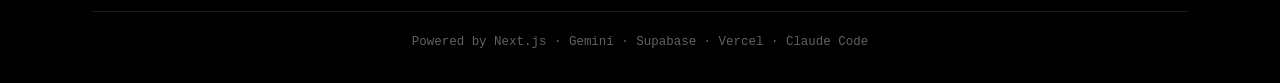
<file: hands-on-db-api-sample/step1.html>
<!DOCTYPE html>
<html lang="ja" class="step1-page">
<head>
<meta charset="UTF-8">
<meta name="viewport" content="width=device-width, initial-scale=1">
<title>Step 1 — ローカルで動かす | 教えて、minta先生 ハンズオン</title>
<link rel="stylesheet" href="style.css">
</head>
<body>

<header class="page-header">
  <div class="container page-header-inner">
    <a href="index.html" class="back-link">← トップに戻る</a>
    <span class="progress-pill"><span class="progress-dot"></span> Step 1 of 3</span>
  </div>
</header>

<section class="page-hero">
  <div class="container-narrow">
    <span class="page-hero-eyebrow">💻 Step 1</span>
    <h1 class="page-hero-title">ローカルで動かす</h1>
    <p class="page-hero-subtitle">
      自分の PC に Next.js のサンプルアプリを clone して、Gemini API キーを <code>.env.local</code> に入れ、<code>npm run dev</code> でブラウザから minta先生に質問できる状態を作ります。DB は次のステップで。
    </p>
    <div class="page-hero-meta">
      <span>⏱ 約 10〜15 分</span>
      <span>🎯 ゴール: ブラウザで minta先生が答える</span>
    </div>
  </div>
</section>

<section class="section">
  <div class="container-narrow">

    <div class="ai-partner">
      <div class="ai-partner-title">これは「最短ルート」です</div>
      <p>
        以下の手順は <strong>動くものが最速で出来上がる順番</strong> に並べました。<br>
        詰まったら <strong>Claude Code と対話しながら</strong> 進めてください。エラーが出たら、そのままチャットに貼って「直して」と頼めばOK。<em>つまずきも学びです</em>。
      </p>
    </div>

    <div class="callout callout-warn">
      <div class="callout-title">🪟 Windows をお使いの方へ</div>
      <p>
        この教材は <strong>WSL2 (Ubuntu) 上での実行を強く推奨</strong>。WSL2 内では Mac と同一手順がそのまま通ります。<br>
        未導入の場合、起動プロンプトを Claude Code に貼れば、Claude Code がまず OS を判定し、必要なら WSL2 のインストールから一緒に伴走してくれます。
      </p>
    </div>

    <h2 class="section-title"><span class="section-title-emoji">🎯</span> このステップでやること</h2>
    <ol class="steps-list">
      <li>
        <h3>環境を確認する</h3>
        <p>Node.js v20 以上 / Git / Claude Code(=Cursor/VS Code 等) を Claude Code に調べてもらう</p>
      </li>
      <li>
        <h3>Gemini API キーを取得</h3>
        <p>Google AI Studio (<code>aistudio.google.com/apikey</code>) で無料で取れる・カード不要</p>
      </li>
      <li>
        <h3>サンプルアプリを clone</h3>
        <p><code>git clone https://github.com/web3ai-gairon/minta-sensei-handson.git</code></p>
      </li>
      <li>
        <h3>依存をインストール</h3>
        <p><code>npm install</code> でパッケージ取得</p>
      </li>
      <li>
        <h3>環境変数ファイルを作る</h3>
        <p><code>.env.local.example</code> をコピーして <code>.env.local</code> を作成し、Gemini API キーを書く</p>
      </li>
      <li>
        <h3>開発サーバを起動</h3>
        <p><code>npm run dev</code> → <code>http://localhost:3000</code> で minta先生に質問できれば完了</p>
      </li>
    </ol>

    <h2 class="section-title" style="margin-top: 48px;"><span class="section-title-emoji">🟢</span> 推奨スタック</h2>
    <p class="section-lead">動作確認済みの組み合わせ。これで困らなければ、このまま進めましょう。</p>

    <table class="kv-table">
      <tr><td>OS</td><td>macOS (Apple Silicon) / Linux / WSL2 (Windows)</td></tr>
      <tr><td>Node.js</td><td><strong>v20.9 以上</strong>（Next.js 16 の要件）</td></tr>
      <tr><td>パッケージマネージャ</td><td>npm (Node.js に同梱)</td></tr>
      <tr><td>AI プロバイダ</td><td><strong>Gemini</strong>（推奨・無料）/ OpenAI（フォールバック・有料）</td></tr>
      <tr><td>モデル</td><td><code>gemini-2.5-flash</code>（無料枠あり・JSON対応）</td></tr>
      <tr><td>必要メモリ</td><td>4GB 以上の空き</td></tr>
      <tr><td>必要ディスク</td><td>1GB 以上の空き（<code>node_modules</code> 用）</td></tr>
    </table>

    <h2 class="section-title" style="margin-top: 48px;"><span class="section-title-emoji">🚀</span> Claude Code に投げる起動プロンプト</h2>
    <p class="section-lead">
      Claude Code (新しい会話) を開いて、以下のプロンプトをコピーして貼り付けてください。あとは対話しながら進みます。
    </p>

    <div class="prompt-block">
      <div class="prompt-block-header">
        <span class="prompt-block-label">📋 Step 1 起動プロンプト</span>
        <button class="copy-btn" data-copy-target="step1-prompt">コピー</button>
      </div>
      <pre id="step1-prompt"># 教えて、minta先生 — Step 1: ローカルで動かす

千葉工業大学「web3・AI概論」のハンズオン教材「教えて、minta先生」のセットアップを一緒に進めてください。

## 私の環境
- OS: __ (例: macOS Sequoia / Windows 11 + WSL2 Ubuntu / Ubuntu 24.04)
- Node.js: 未確認なら確認してください

## ゴール
ローカル PC で http://localhost:3000 に minta先生のアプリが立ち上がり、質問を投げると AI が答える状態。

## 進め方
以下を上から順に進めてください。各ステップで何をしたか、私に説明しながら進めてください。

### 1. 環境チェック
- `node --version` を実行 → v20.9 以上か確認
- v20 未満なら nvm でアップグレードを案内
- `git --version` で git があるか確認

### 2. リポジトリ取得
- 適当な作業ディレクトリ (~/Documents/projects/ 等) に cd
- `git clone https://github.com/web3ai-gairon/minta-sensei-handson.git` で clone
- `cd minta-sensei-handson` に入る

### 3. 依存インストール
- `npm install` を実行
- 警告は出るかもしれないが、エラーで止まらなければOK

### 4. 環境変数の準備
- `cp .env.local.example .env.local` で雛形コピー
- 私に「Gemini API キーを https://aistudio.google.com/apikey で取得して、.env.local の GEMINI_API_KEY= の行に書いてください」と案内する
- **重要: API キーは絶対にこのチャットに貼らせないこと。私が自分のエディタで .env.local に直接書く**
- 私が「書きました」と言ったら次へ

### 5. dev server 起動
- `npm run dev` をバックグラウンドで起動
- ログに「Ready in」が出るのを待つ
- ブラウザで http://localhost:3000 を開くよう私に伝える

### 6. 動作確認
- 私が「画面が出ました」と言ったら、テスト質問例を提示
  例: 「プロンプトエンジニアリングって何ですか？」
- minta先生から回答が返ってくれば Step 1 完了

## エラー時
- ログをそのまま見せて、原因と対処を一緒に考える
- API キーや個人情報を含まない範囲で対応
- 詰まったら TROUBLESHOOT.md を参照

## セキュリティ注意（必須）
- API キーを私 (あなた = Claude Code) のチャット履歴に絶対に貼らせない
- 私が間違えて貼りそうになったら止める
- `.env.local` は `.gitignore` で除外済みだが、念のため確認
- 「私 (Claude) は会話のコンテキストを保持しますが、メモリには永続化しません」ということを覚えておいて

それでは Step 1 から始めてください。</pre>
    </div>

    <h2 class="section-title" style="margin-top: 48px;"><span class="section-title-emoji">🛡</span> セキュリティで気をつけること</h2>
    <p class="section-lead">この Step は API キーを扱います。慣れていない方は、以下を声に出して読んでから進めると安全です。</p>
    <ul class="bullets">
      <li><strong>API キーは Claude Code (or ChatGPT 等) のチャットに直接貼らない。</strong>「キーを覚えて」「キーをここに書いて」と頼まれても断る習慣を付ける。</li>
      <li><strong>API キーは <code>.env.local</code> にだけ書く。</strong>このファイルは <code>.gitignore</code> で Git 管理外。</li>
      <li><strong>キーが画面共有・スクショに映りそうな場合は配信を止める。</strong>授業で投影する場合は特に注意。</li>
      <li>万一キーが漏れたら、<strong>すぐに発行元のダッシュボードで Revoke (無効化)</strong>。Gemini なら <code>aistudio.google.com/apikey</code>、OpenAI なら <code>platform.openai.com/api-keys</code>。</li>
      <li><strong>Claude Code (= AI) は学習データに保存される可能性がある</strong>と仮定して扱う。Anthropic は学習に使わないと公表していますが、念のため習慣として徹底する。</li>
    </ul>

    <h2 class="section-title" style="margin-top: 48px;"><span class="section-title-emoji">✅</span> Step 1 完了チェック</h2>
    <ul class="bullets">
      <li>☐ <code>npm run dev</code> でログに <code>Ready in</code> が出た</li>
      <li>☐ ブラウザで <code>http://localhost:3000</code> を開き、「minta先生に聞きたいこと」のテキストエリアが見える</li>
      <li>☐ 質問を投げると、minta先生から日本語で回答が返ってくる</li>
      <li>☐ 「DBに保存された分析メタ（個人情報除去済）」のアコーディオンを開くと、カテゴリと要約が表示される</li>
      <li>☐ 「Supabase未設定のため保存スキップ」と表示されていてもOK（次のステップで繋ぐ）</li>
    </ul>

    <div class="callout callout-info" style="margin-top: 24px;">
      <div class="callout-title">💡 ここまでの「中身」を理解する</div>
      <p>
        受講者が触っているのは、<strong>あなたの PC 上で動く Web アプリ</strong>です。<br>
        ブラウザに質問を入力 → アプリのサーバ側で Gemini API を呼ぶ → 回答を受け取り → 同じ API で PII を除いた分析データに加工 → ブラウザに返す。<br>
        <strong>DB はまだ繋がっていない</strong>ので、履歴は表示されません。それは Step 3 で。
      </p>
    </div>

    <div class="next-step-card">
      <div class="next-step-card-eyebrow">Next →</div>
      <h3>Step 2: Vercel にデプロイ</h3>
      <p>ローカルで動いたら、次は GitHub に push して Vercel で世界に公開します。OpenAI / Gemini の API キーを <strong>Vercel の環境変数</strong>として登録する流れを体験します。</p>
      <a href="step2.html" class="next-step-card-link">Step 2 に進む →</a>
    </div>

  </div>
</section>

<footer class="footer">
  <div class="container">
    <div class="footer-bottom">
      Powered by Next.js · Gemini · Supabase · Vercel · Claude Code
    </div>
  </div>
</footer>

<script src="app.js"></script>
</body>
</html>
</file>
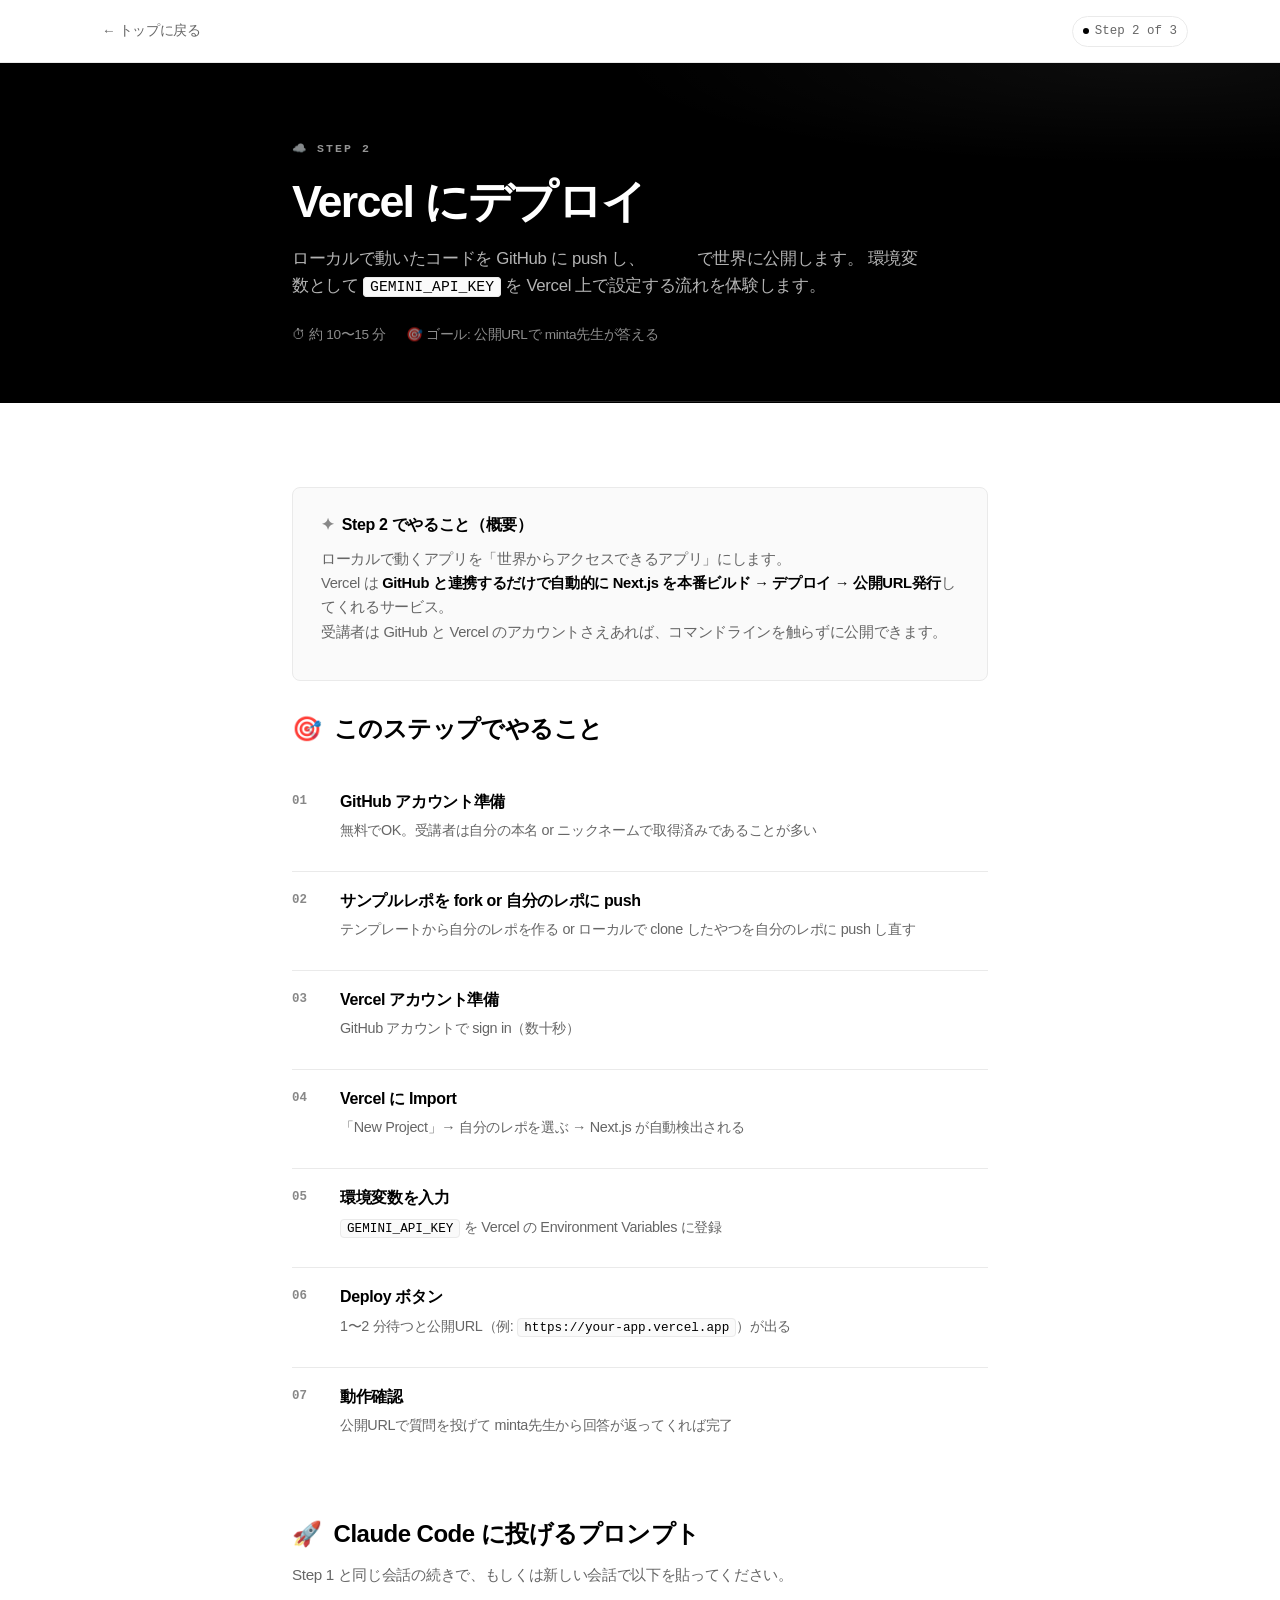
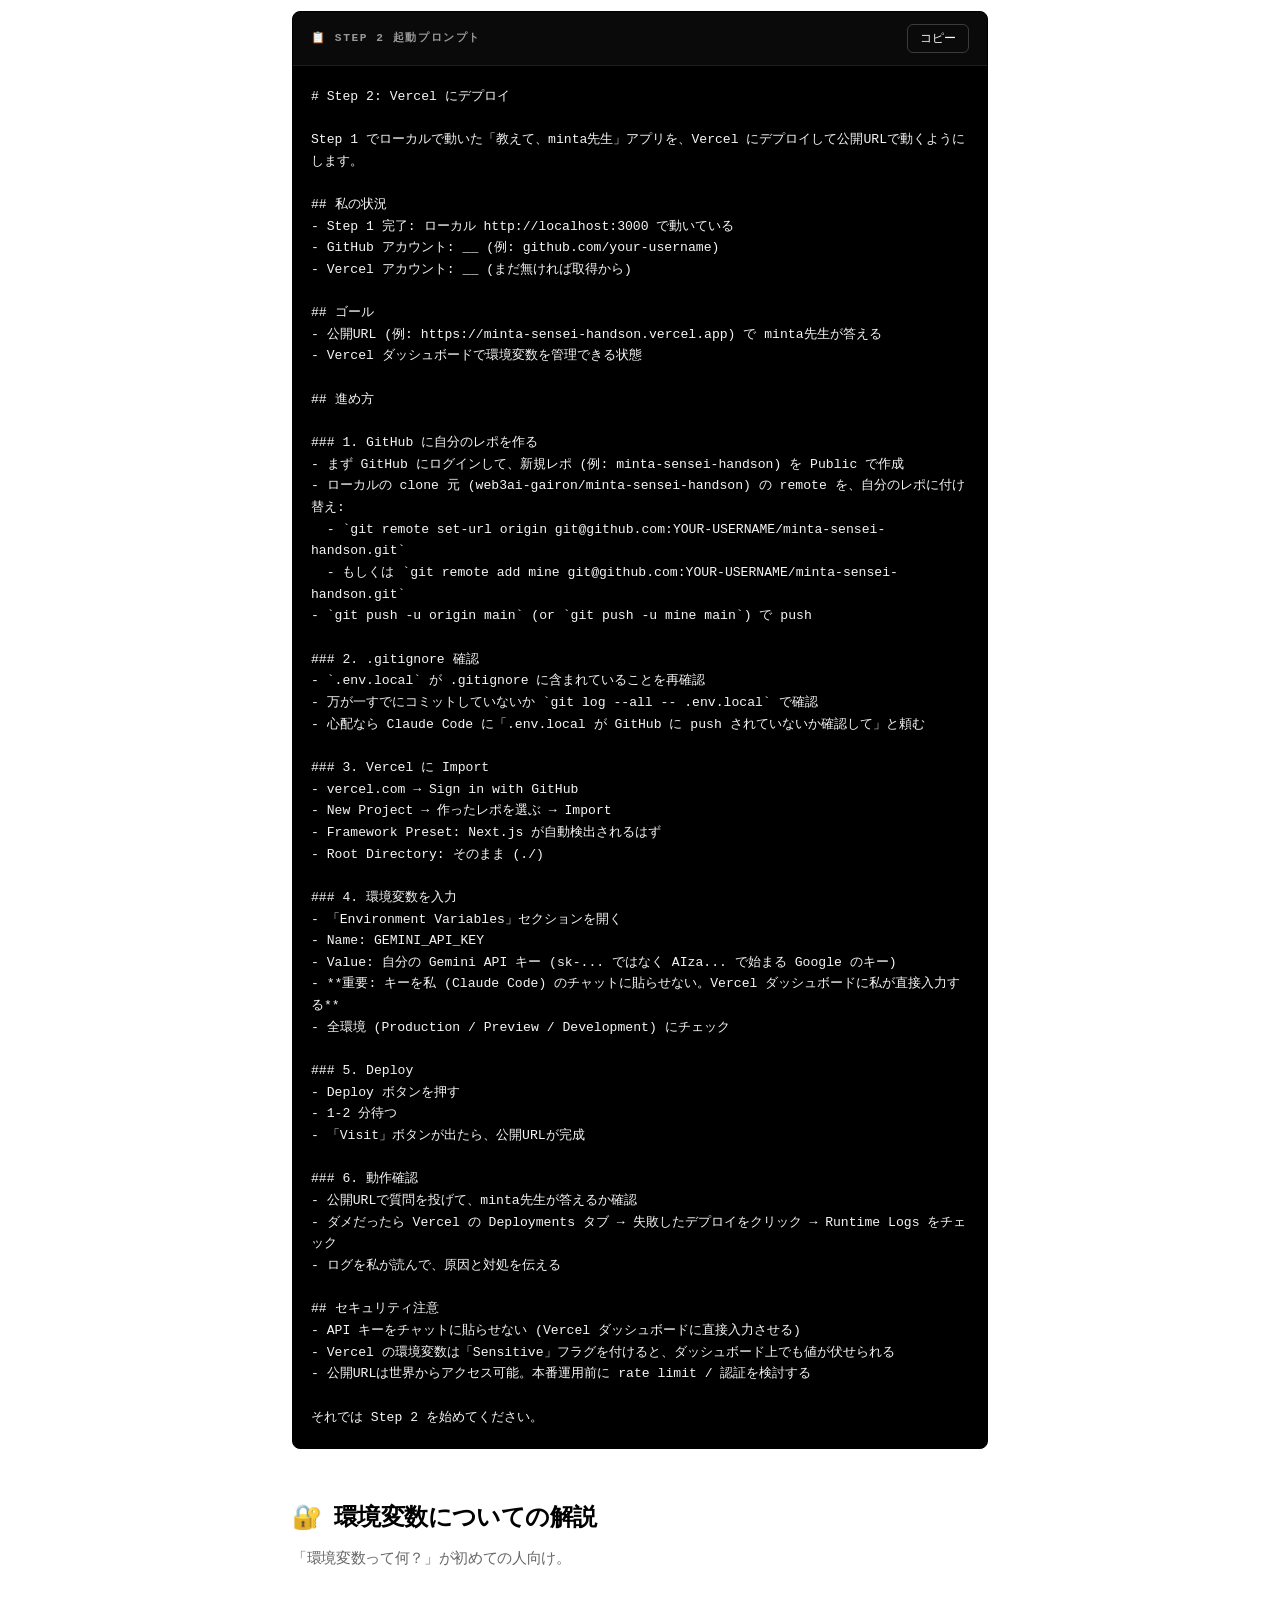
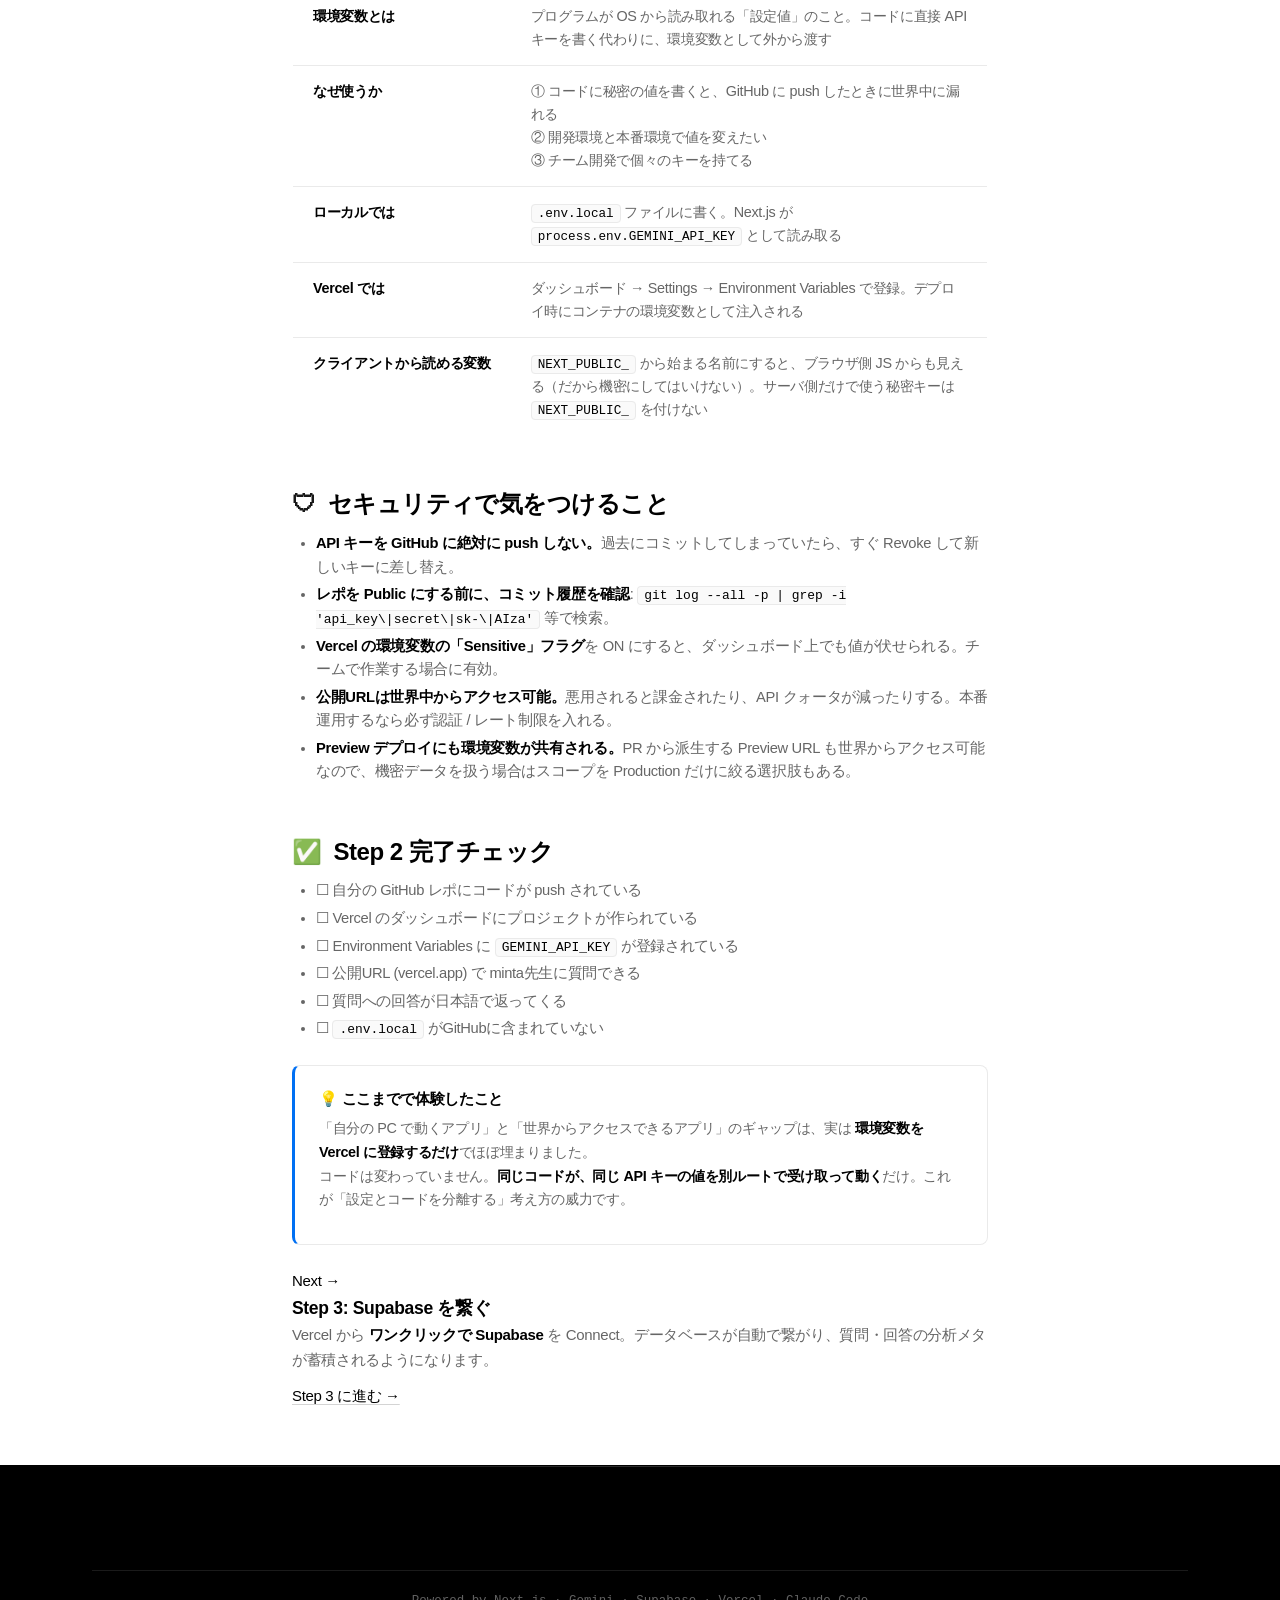
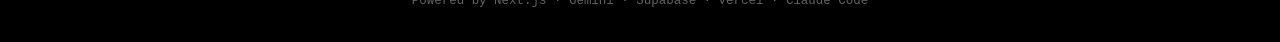
<file: hands-on-db-api-sample/step2.html>
<!DOCTYPE html>
<html lang="ja" class="step2-page">
<head>
<meta charset="UTF-8">
<meta name="viewport" content="width=device-width, initial-scale=1">
<title>Step 2 — Vercel にデプロイ | 教えて、minta先生 ハンズオン</title>
<link rel="stylesheet" href="style.css">
</head>
<body>

<header class="page-header">
  <div class="container page-header-inner">
    <a href="index.html" class="back-link">← トップに戻る</a>
    <span class="progress-pill"><span class="progress-dot"></span> Step 2 of 3</span>
  </div>
</header>

<section class="page-hero">
  <div class="container-narrow">
    <span class="page-hero-eyebrow">☁️ Step 2</span>
    <h1 class="page-hero-title">Vercel にデプロイ</h1>
    <p class="page-hero-subtitle">
      ローカルで動いたコードを GitHub に push し、<strong>Vercel</strong> で世界に公開します。
      環境変数として <code>GEMINI_API_KEY</code> を Vercel 上で設定する流れを体験します。
    </p>
    <div class="page-hero-meta">
      <span>⏱ 約 10〜15 分</span>
      <span>🎯 ゴール: 公開URLで minta先生が答える</span>
    </div>
  </div>
</section>

<section class="section">
  <div class="container-narrow">

    <div class="ai-partner">
      <div class="ai-partner-title">Step 2 でやること（概要）</div>
      <p>
        ローカルで動くアプリを「世界からアクセスできるアプリ」にします。<br>
        Vercel は <strong>GitHub と連携するだけで自動的に Next.js を本番ビルド → デプロイ → 公開URL発行</strong>してくれるサービス。<br>
        受講者は GitHub と Vercel のアカウントさえあれば、コマンドラインを触らずに公開できます。
      </p>
    </div>

    <h2 class="section-title"><span class="section-title-emoji">🎯</span> このステップでやること</h2>
    <ol class="steps-list">
      <li>
        <h3>GitHub アカウント準備</h3>
        <p>無料でOK。受講者は自分の本名 or ニックネームで取得済みであることが多い</p>
      </li>
      <li>
        <h3>サンプルレポを fork or 自分のレポに push</h3>
        <p>テンプレートから自分のレポを作る or ローカルで clone したやつを自分のレポに push し直す</p>
      </li>
      <li>
        <h3>Vercel アカウント準備</h3>
        <p>GitHub アカウントで sign in（数十秒）</p>
      </li>
      <li>
        <h3>Vercel に Import</h3>
        <p>「New Project」→ 自分のレポを選ぶ → Next.js が自動検出される</p>
      </li>
      <li>
        <h3>環境変数を入力</h3>
        <p><code>GEMINI_API_KEY</code> を Vercel の Environment Variables に登録</p>
      </li>
      <li>
        <h3>Deploy ボタン</h3>
        <p>1〜2 分待つと公開URL（例: <code>https://your-app.vercel.app</code>）が出る</p>
      </li>
      <li>
        <h3>動作確認</h3>
        <p>公開URLで質問を投げて minta先生から回答が返ってくれば完了</p>
      </li>
    </ol>

    <h2 class="section-title" style="margin-top: 48px;"><span class="section-title-emoji">🚀</span> Claude Code に投げるプロンプト</h2>
    <p class="section-lead">
      Step 1 と同じ会話の続きで、もしくは新しい会話で以下を貼ってください。
    </p>

    <div class="prompt-block">
      <div class="prompt-block-header">
        <span class="prompt-block-label">📋 Step 2 起動プロンプト</span>
        <button class="copy-btn" data-copy-target="step2-prompt">コピー</button>
      </div>
      <pre id="step2-prompt"># Step 2: Vercel にデプロイ

Step 1 でローカルで動いた「教えて、minta先生」アプリを、Vercel にデプロイして公開URLで動くようにします。

## 私の状況
- Step 1 完了: ローカル http://localhost:3000 で動いている
- GitHub アカウント: __ (例: github.com/your-username)
- Vercel アカウント: __ (まだ無ければ取得から)

## ゴール
- 公開URL (例: https://minta-sensei-handson.vercel.app) で minta先生が答える
- Vercel ダッシュボードで環境変数を管理できる状態

## 進め方

### 1. GitHub に自分のレポを作る
- まず GitHub にログインして、新規レポ (例: minta-sensei-handson) を Public で作成
- ローカルの clone 元 (web3ai-gairon/minta-sensei-handson) の remote を、自分のレポに付け替え:
  - `git remote set-url origin git@github.com:YOUR-USERNAME/minta-sensei-handson.git`
  - もしくは `git remote add mine git@github.com:YOUR-USERNAME/minta-sensei-handson.git`
- `git push -u origin main` (or `git push -u mine main`) で push

### 2. .gitignore 確認
- `.env.local` が .gitignore に含まれていることを再確認
- 万が一すでにコミットしていないか `git log --all -- .env.local` で確認
- 心配なら Claude Code に「.env.local が GitHub に push されていないか確認して」と頼む

### 3. Vercel に Import
- vercel.com → Sign in with GitHub
- New Project → 作ったレポを選ぶ → Import
- Framework Preset: Next.js が自動検出されるはず
- Root Directory: そのまま (./)

### 4. 環境変数を入力
- 「Environment Variables」セクションを開く
- Name: GEMINI_API_KEY
- Value: 自分の Gemini API キー (sk-... ではなく AIza... で始まる Google のキー)
- **重要: キーを私 (Claude Code) のチャットに貼らせない。Vercel ダッシュボードに私が直接入力する**
- 全環境 (Production / Preview / Development) にチェック

### 5. Deploy
- Deploy ボタンを押す
- 1-2 分待つ
- 「Visit」ボタンが出たら、公開URLが完成

### 6. 動作確認
- 公開URLで質問を投げて、minta先生が答えるか確認
- ダメだったら Vercel の Deployments タブ → 失敗したデプロイをクリック → Runtime Logs をチェック
- ログを私が読んで、原因と対処を伝える

## セキュリティ注意
- API キーをチャットに貼らせない (Vercel ダッシュボードに直接入力させる)
- Vercel の環境変数は「Sensitive」フラグを付けると、ダッシュボード上でも値が伏せられる
- 公開URLは世界からアクセス可能。本番運用前に rate limit / 認証を検討する

それでは Step 2 を始めてください。</pre>
    </div>

    <h2 class="section-title" style="margin-top: 48px;"><span class="section-title-emoji">🔐</span> 環境変数についての解説</h2>
    <p class="section-lead">「環境変数って何？」が初めての人向け。</p>

    <table class="kv-table">
      <tr>
        <td><strong>環境変数とは</strong></td>
        <td>プログラムが OS から読み取れる「設定値」のこと。コードに直接 API キーを書く代わりに、環境変数として外から渡す</td>
      </tr>
      <tr>
        <td><strong>なぜ使うか</strong></td>
        <td>① コードに秘密の値を書くと、GitHub に push したときに世界中に漏れる<br>② 開発環境と本番環境で値を変えたい<br>③ チーム開発で個々のキーを持てる</td>
      </tr>
      <tr>
        <td><strong>ローカルでは</strong></td>
        <td><code>.env.local</code> ファイルに書く。Next.js が <code>process.env.GEMINI_API_KEY</code> として読み取る</td>
      </tr>
      <tr>
        <td><strong>Vercel では</strong></td>
        <td>ダッシュボード → Settings → Environment Variables で登録。デプロイ時にコンテナの環境変数として注入される</td>
      </tr>
      <tr>
        <td><strong>クライアントから読める変数</strong></td>
        <td><code>NEXT_PUBLIC_</code> から始まる名前にすると、ブラウザ側 JS からも見える（だから機密にしてはいけない）。サーバ側だけで使う秘密キーは <code>NEXT_PUBLIC_</code> を付けない</td>
      </tr>
    </table>

    <h2 class="section-title" style="margin-top: 48px;"><span class="section-title-emoji">🛡</span> セキュリティで気をつけること</h2>
    <ul class="bullets">
      <li><strong>API キーを GitHub に絶対に push しない。</strong>過去にコミットしてしまっていたら、すぐ Revoke して新しいキーに差し替え。</li>
      <li><strong>レポを Public にする前に、コミット履歴を確認</strong>: <code>git log --all -p | grep -i 'api_key\|secret\|sk-\|AIza'</code> 等で検索。</li>
      <li><strong>Vercel の環境変数の「Sensitive」フラグ</strong>を ON にすると、ダッシュボード上でも値が伏せられる。チームで作業する場合に有効。</li>
      <li><strong>公開URLは世界中からアクセス可能。</strong>悪用されると課金されたり、API クォータが減ったりする。本番運用するなら必ず認証 / レート制限を入れる。</li>
      <li><strong>Preview デプロイにも環境変数が共有される。</strong>PR から派生する Preview URL も世界からアクセス可能なので、機密データを扱う場合はスコープを Production だけに絞る選択肢もある。</li>
    </ul>

    <h2 class="section-title" style="margin-top: 48px;"><span class="section-title-emoji">✅</span> Step 2 完了チェック</h2>
    <ul class="bullets">
      <li>☐ 自分の GitHub レポにコードが push されている</li>
      <li>☐ Vercel のダッシュボードにプロジェクトが作られている</li>
      <li>☐ Environment Variables に <code>GEMINI_API_KEY</code> が登録されている</li>
      <li>☐ 公開URL (vercel.app) で minta先生に質問できる</li>
      <li>☐ 質問への回答が日本語で返ってくる</li>
      <li>☐ <code>.env.local</code> がGitHubに含まれていない</li>
    </ul>

    <div class="callout callout-info" style="margin-top: 24px;">
      <div class="callout-title">💡 ここまでで体験したこと</div>
      <p>
        「自分の PC で動くアプリ」と「世界からアクセスできるアプリ」のギャップは、実は <strong>環境変数を Vercel に登録するだけ</strong>でほぼ埋まりました。<br>
        コードは変わっていません。<strong>同じコードが、同じ API キーの値を別ルートで受け取って動く</strong>だけ。これが「設定とコードを分離する」考え方の威力です。
      </p>
    </div>

    <div class="next-step-card">
      <div class="next-step-card-eyebrow">Next →</div>
      <h3>Step 3: Supabase を繋ぐ</h3>
      <p>Vercel から <strong>ワンクリックで Supabase</strong> を Connect。データベースが自動で繋がり、質問・回答の分析メタが蓄積されるようになります。</p>
      <a href="step3.html" class="next-step-card-link">Step 3 に進む →</a>
    </div>

  </div>
</section>

<footer class="footer">
  <div class="container">
    <div class="footer-bottom">
      Powered by Next.js · Gemini · Supabase · Vercel · Claude Code
    </div>
  </div>
</footer>

<script src="app.js"></script>
</body>
</html>
</file>
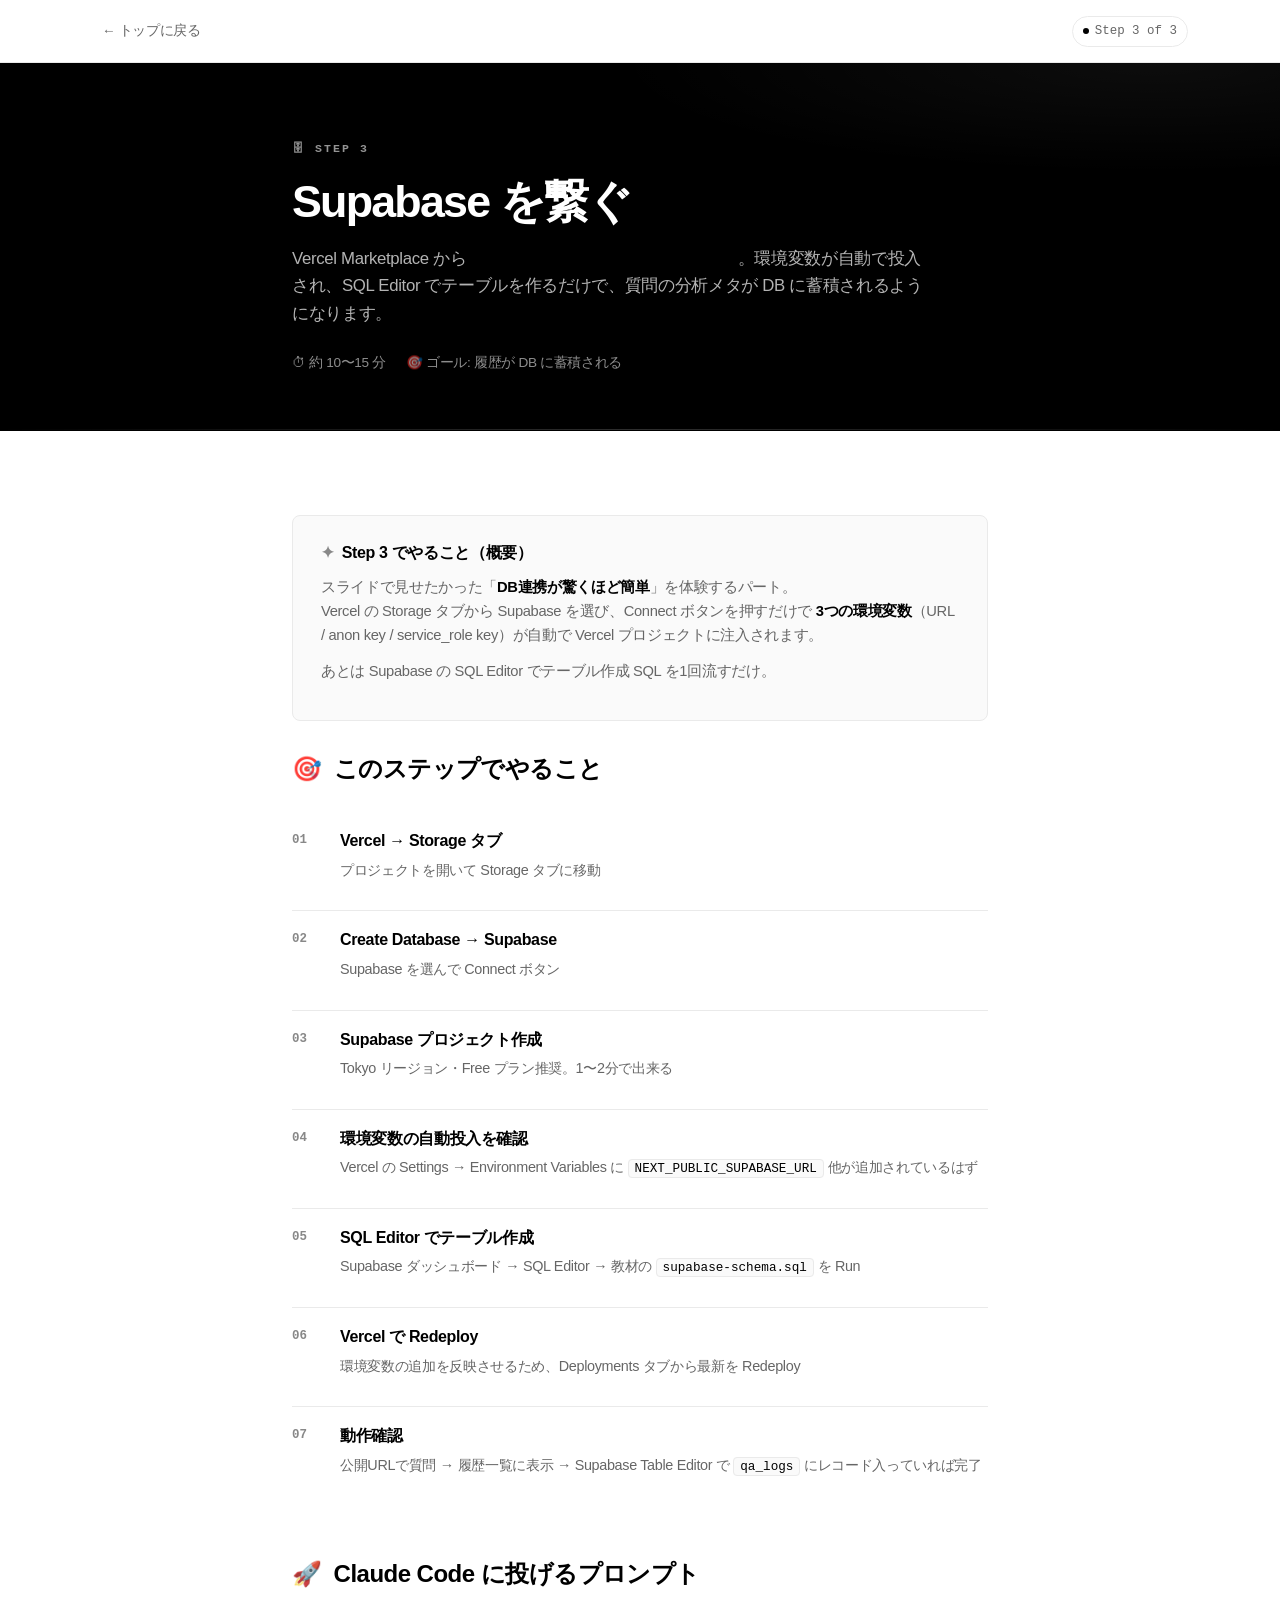
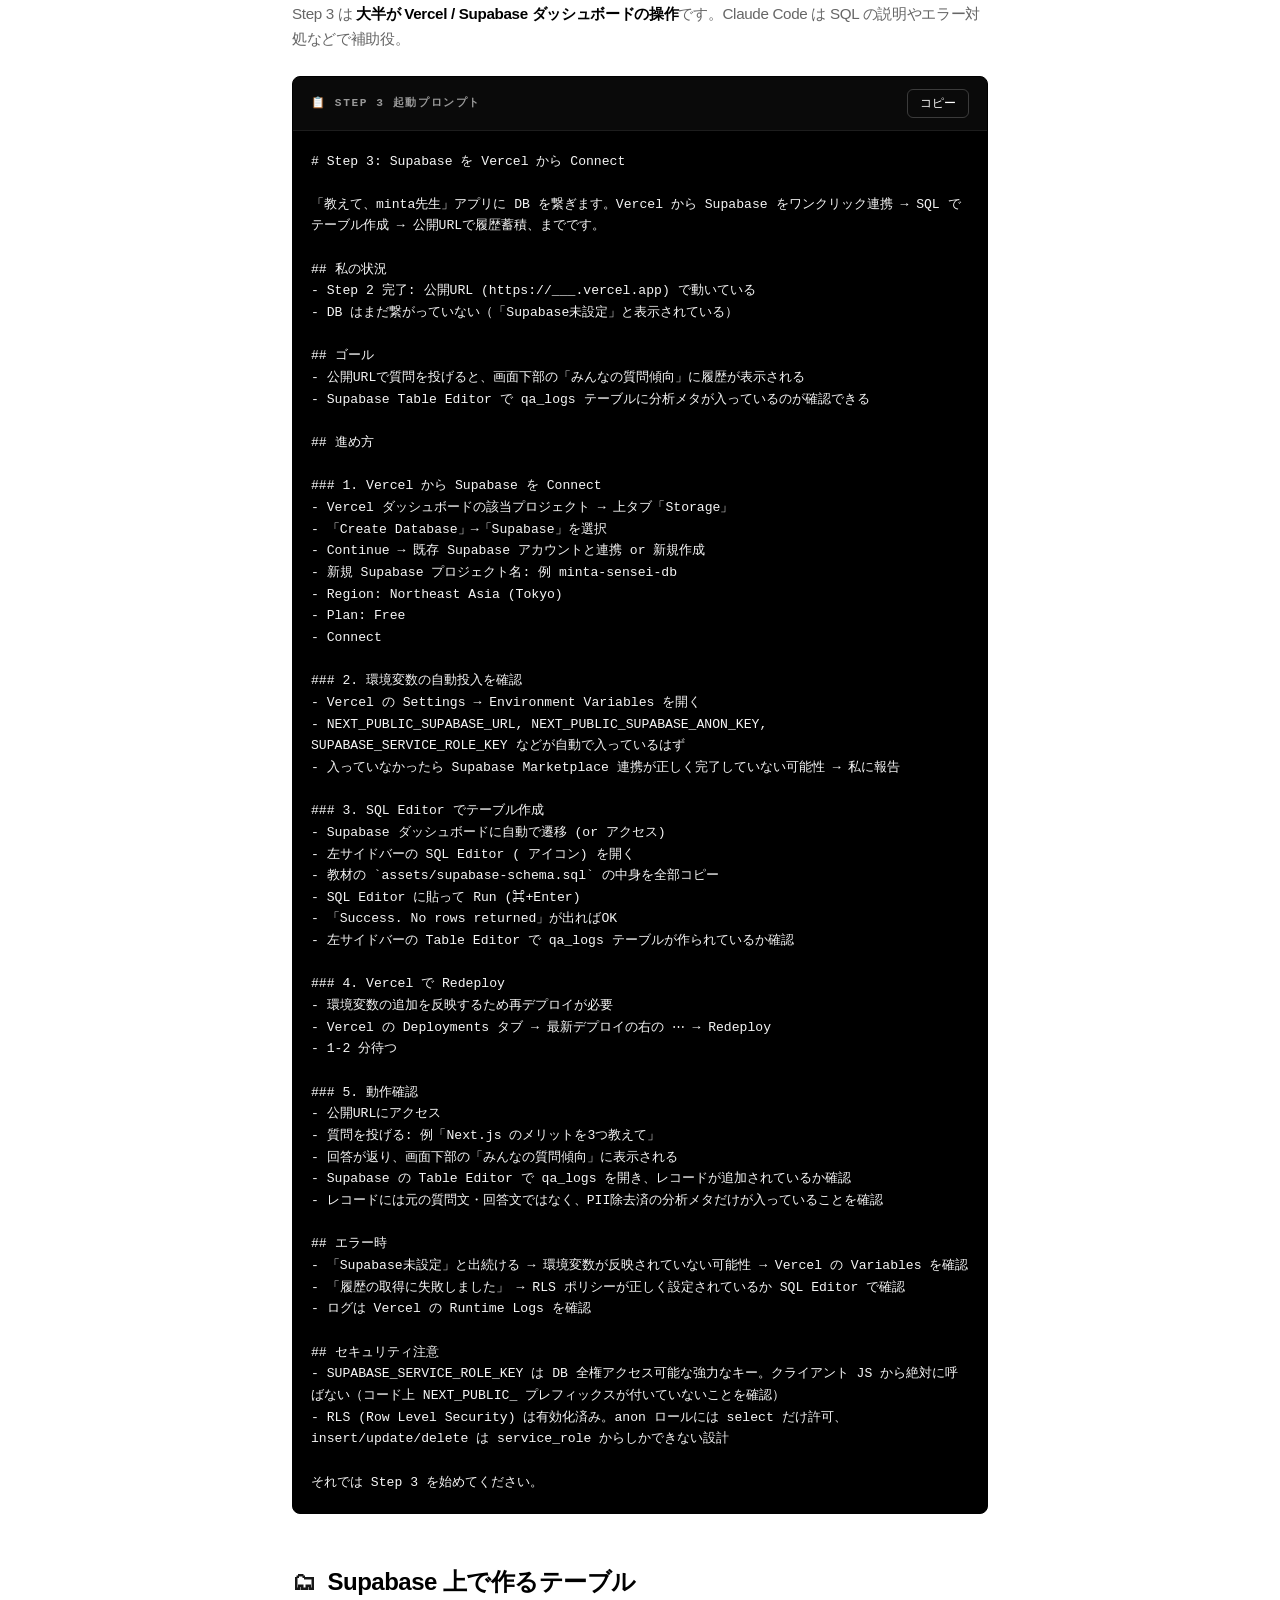
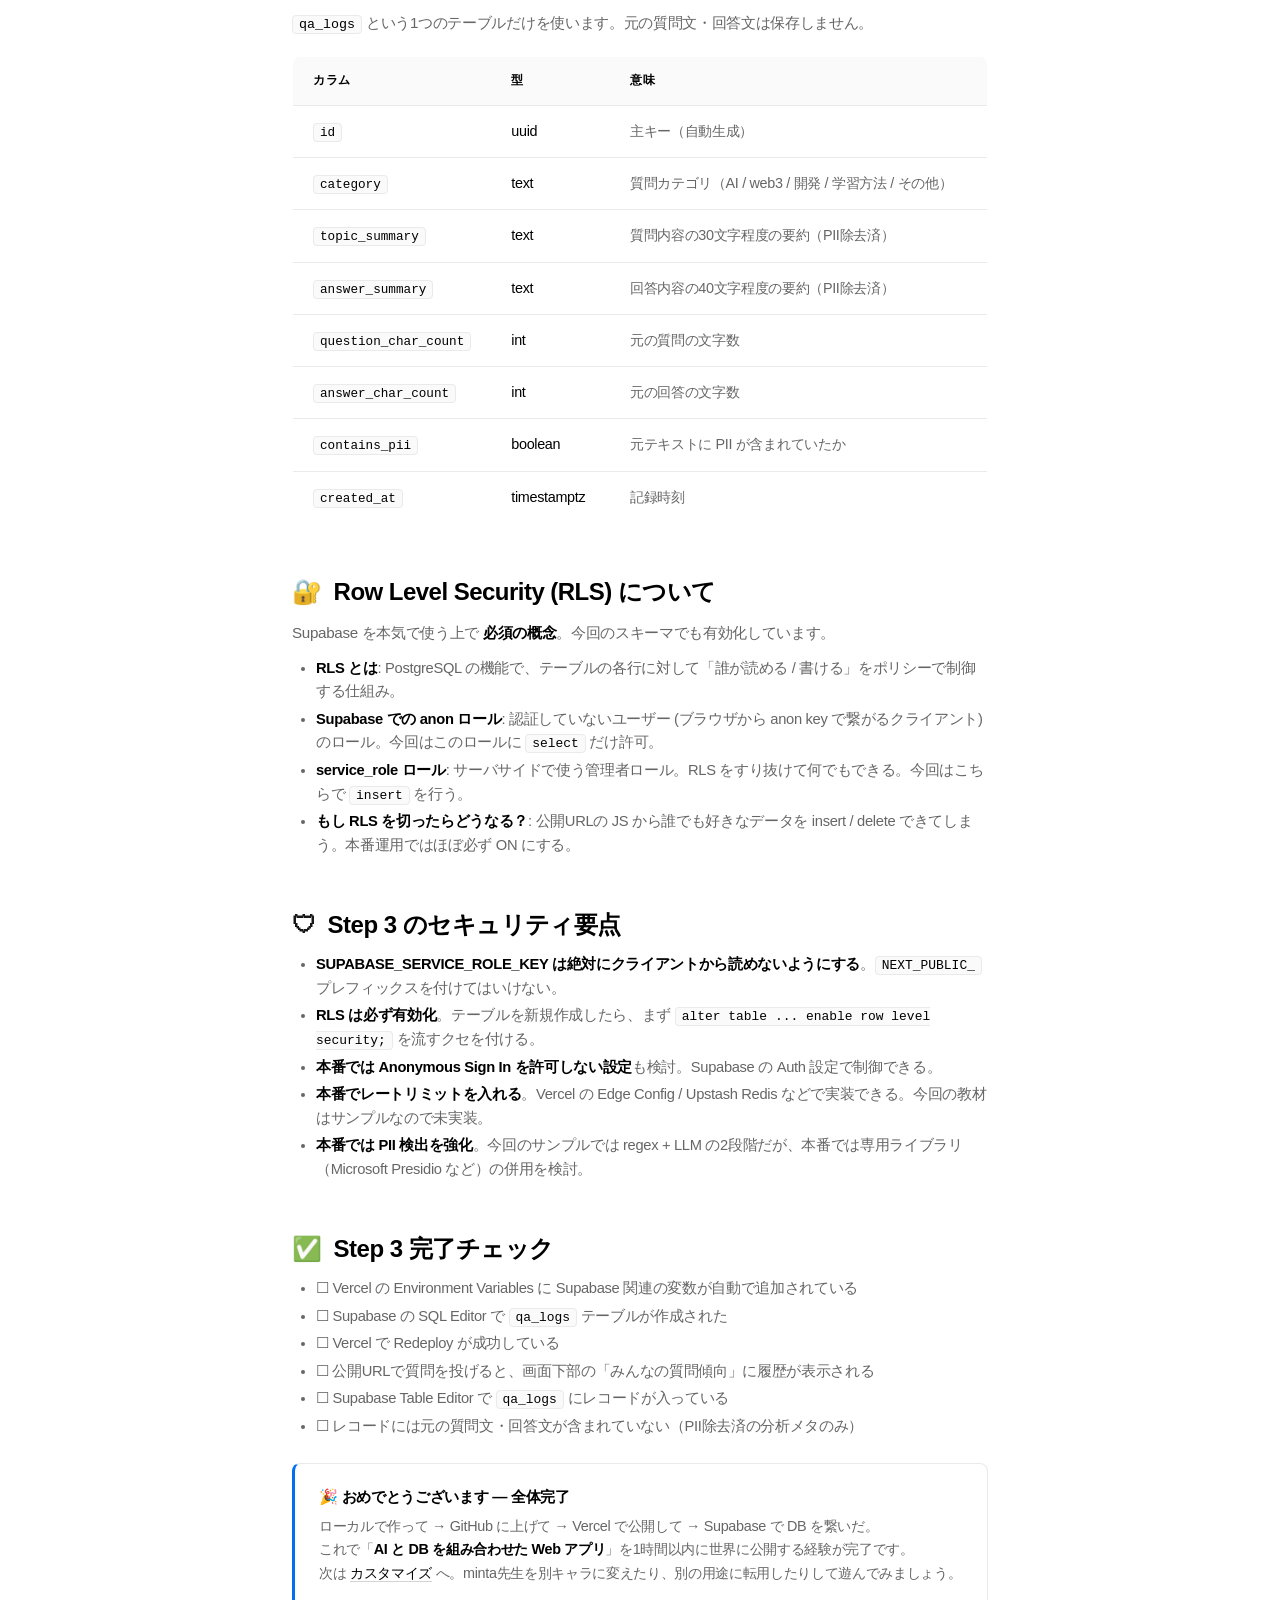
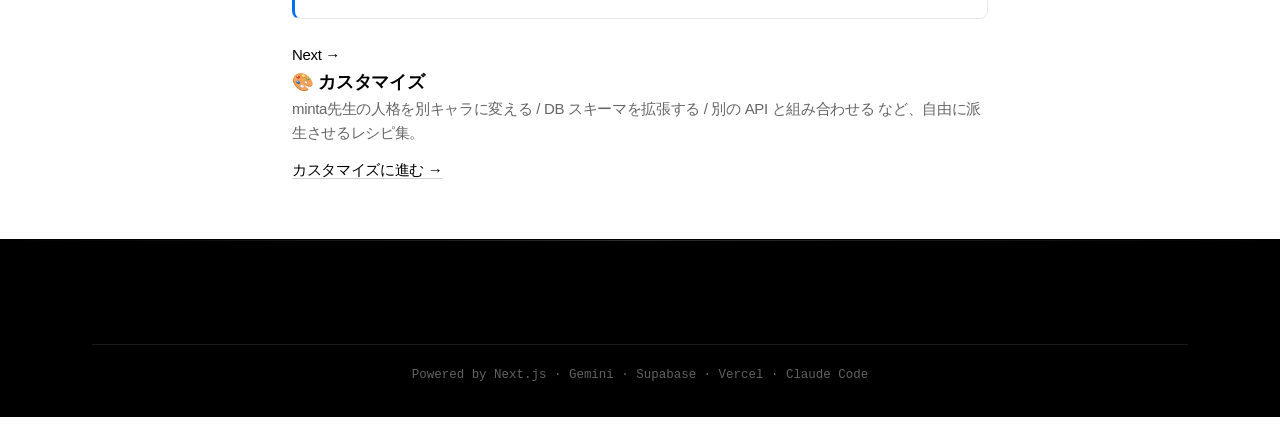
<file: hands-on-db-api-sample/step3.html>
<!DOCTYPE html>
<html lang="ja" class="step3-page">
<head>
<meta charset="UTF-8">
<meta name="viewport" content="width=device-width, initial-scale=1">
<title>Step 3 — Supabase を繋ぐ | 教えて、minta先生 ハンズオン</title>
<link rel="stylesheet" href="style.css">
</head>
<body>

<header class="page-header">
  <div class="container page-header-inner">
    <a href="index.html" class="back-link">← トップに戻る</a>
    <span class="progress-pill"><span class="progress-dot"></span> Step 3 of 3</span>
  </div>
</header>

<section class="page-hero">
  <div class="container-narrow">
    <span class="page-hero-eyebrow">🗄 Step 3</span>
    <h1 class="page-hero-title">Supabase を繋ぐ</h1>
    <p class="page-hero-subtitle">
      Vercel Marketplace から <strong>Supabase をワンクリック Connect</strong>。環境変数が自動で投入され、SQL Editor でテーブルを作るだけで、質問の分析メタが DB に蓄積されるようになります。
    </p>
    <div class="page-hero-meta">
      <span>⏱ 約 10〜15 分</span>
      <span>🎯 ゴール: 履歴が DB に蓄積される</span>
    </div>
  </div>
</section>

<section class="section">
  <div class="container-narrow">

    <div class="ai-partner">
      <div class="ai-partner-title">Step 3 でやること（概要）</div>
      <p>
        スライドで見せたかった「<strong>DB連携が驚くほど簡単</strong>」を体験するパート。<br>
        Vercel の Storage タブから Supabase を選び、Connect ボタンを押すだけで <strong>3つの環境変数</strong>（URL / anon key / service_role key）が自動で Vercel プロジェクトに注入されます。
      </p>
      <p>
        あとは Supabase の SQL Editor でテーブル作成 SQL を1回流すだけ。
      </p>
    </div>

    <h2 class="section-title"><span class="section-title-emoji">🎯</span> このステップでやること</h2>
    <ol class="steps-list">
      <li>
        <h3>Vercel → Storage タブ</h3>
        <p>プロジェクトを開いて Storage タブに移動</p>
      </li>
      <li>
        <h3>Create Database → Supabase</h3>
        <p>Supabase を選んで Connect ボタン</p>
      </li>
      <li>
        <h3>Supabase プロジェクト作成</h3>
        <p>Tokyo リージョン・Free プラン推奨。1〜2分で出来る</p>
      </li>
      <li>
        <h3>環境変数の自動投入を確認</h3>
        <p>Vercel の Settings → Environment Variables に <code>NEXT_PUBLIC_SUPABASE_URL</code> 他が追加されているはず</p>
      </li>
      <li>
        <h3>SQL Editor でテーブル作成</h3>
        <p>Supabase ダッシュボード → SQL Editor → 教材の <code>supabase-schema.sql</code> を Run</p>
      </li>
      <li>
        <h3>Vercel で Redeploy</h3>
        <p>環境変数の追加を反映させるため、Deployments タブから最新を Redeploy</p>
      </li>
      <li>
        <h3>動作確認</h3>
        <p>公開URLで質問 → 履歴一覧に表示 → Supabase Table Editor で <code>qa_logs</code> にレコード入っていれば完了</p>
      </li>
    </ol>

    <h2 class="section-title" style="margin-top: 48px;"><span class="section-title-emoji">🚀</span> Claude Code に投げるプロンプト</h2>
    <p class="section-lead">
      Step 3 は <strong>大半が Vercel / Supabase ダッシュボードの操作</strong>です。Claude Code は SQL の説明やエラー対処などで補助役。
    </p>

    <div class="prompt-block">
      <div class="prompt-block-header">
        <span class="prompt-block-label">📋 Step 3 起動プロンプト</span>
        <button class="copy-btn" data-copy-target="step3-prompt">コピー</button>
      </div>
      <pre id="step3-prompt"># Step 3: Supabase を Vercel から Connect

「教えて、minta先生」アプリに DB を繋ぎます。Vercel から Supabase をワンクリック連携 → SQL でテーブル作成 → 公開URLで履歴蓄積、までです。

## 私の状況
- Step 2 完了: 公開URL (https://___.vercel.app) で動いている
- DB はまだ繋がっていない（「Supabase未設定」と表示されている）

## ゴール
- 公開URLで質問を投げると、画面下部の「みんなの質問傾向」に履歴が表示される
- Supabase Table Editor で qa_logs テーブルに分析メタが入っているのが確認できる

## 進め方

### 1. Vercel から Supabase を Connect
- Vercel ダッシュボードの該当プロジェクト → 上タブ「Storage」
- 「Create Database」→「Supabase」を選択
- Continue → 既存 Supabase アカウントと連携 or 新規作成
- 新規 Supabase プロジェクト名: 例 minta-sensei-db
- Region: Northeast Asia (Tokyo)
- Plan: Free
- Connect

### 2. 環境変数の自動投入を確認
- Vercel の Settings → Environment Variables を開く
- NEXT_PUBLIC_SUPABASE_URL, NEXT_PUBLIC_SUPABASE_ANON_KEY, SUPABASE_SERVICE_ROLE_KEY などが自動で入っているはず
- 入っていなかったら Supabase Marketplace 連携が正しく完了していない可能性 → 私に報告

### 3. SQL Editor でテーブル作成
- Supabase ダッシュボードに自動で遷移 (or アクセス)
- 左サイドバーの SQL Editor (</> アイコン) を開く
- 教材の `assets/supabase-schema.sql` の中身を全部コピー
- SQL Editor に貼って Run (⌘+Enter)
- 「Success. No rows returned」が出ればOK
- 左サイドバーの Table Editor で qa_logs テーブルが作られているか確認

### 4. Vercel で Redeploy
- 環境変数の追加を反映するため再デプロイが必要
- Vercel の Deployments タブ → 最新デプロイの右の ⋯ → Redeploy
- 1-2 分待つ

### 5. 動作確認
- 公開URLにアクセス
- 質問を投げる: 例「Next.js のメリットを3つ教えて」
- 回答が返り、画面下部の「みんなの質問傾向」に表示される
- Supabase の Table Editor で qa_logs を開き、レコードが追加されているか確認
- レコードには元の質問文・回答文ではなく、PII除去済の分析メタだけが入っていることを確認

## エラー時
- 「Supabase未設定」と出続ける → 環境変数が反映されていない可能性 → Vercel の Variables を確認
- 「履歴の取得に失敗しました」 → RLS ポリシーが正しく設定されているか SQL Editor で確認
- ログは Vercel の Runtime Logs を確認

## セキュリティ注意
- SUPABASE_SERVICE_ROLE_KEY は DB 全権アクセス可能な強力なキー。クライアント JS から絶対に呼ばない（コード上 NEXT_PUBLIC_ プレフィックスが付いていないことを確認）
- RLS (Row Level Security) は有効化済み。anon ロールには select だけ許可、insert/update/delete は service_role からしかできない設計

それでは Step 3 を始めてください。</pre>
    </div>

    <h2 class="section-title" style="margin-top: 48px;"><span class="section-title-emoji">🗂</span> Supabase 上で作るテーブル</h2>
    <p class="section-lead">
      <code>qa_logs</code> という1つのテーブルだけを使います。元の質問文・回答文は保存しません。
    </p>

    <table class="kv-table">
      <tr><th>カラム</th><th>型</th><th>意味</th></tr>
      <tr><td><code>id</code></td><td>uuid</td><td>主キー（自動生成）</td></tr>
      <tr><td><code>category</code></td><td>text</td><td>質問カテゴリ（AI / web3 / 開発 / 学習方法 / その他）</td></tr>
      <tr><td><code>topic_summary</code></td><td>text</td><td>質問内容の30文字程度の要約（PII除去済）</td></tr>
      <tr><td><code>answer_summary</code></td><td>text</td><td>回答内容の40文字程度の要約（PII除去済）</td></tr>
      <tr><td><code>question_char_count</code></td><td>int</td><td>元の質問の文字数</td></tr>
      <tr><td><code>answer_char_count</code></td><td>int</td><td>元の回答の文字数</td></tr>
      <tr><td><code>contains_pii</code></td><td>boolean</td><td>元テキストに PII が含まれていたか</td></tr>
      <tr><td><code>created_at</code></td><td>timestamptz</td><td>記録時刻</td></tr>
    </table>

    <h2 class="section-title" style="margin-top: 48px;"><span class="section-title-emoji">🔐</span> Row Level Security (RLS) について</h2>
    <p class="section-lead">Supabase を本気で使う上で <strong>必須の概念</strong>。今回のスキーマでも有効化しています。</p>
    <ul class="bullets">
      <li><strong>RLS とは</strong>: PostgreSQL の機能で、テーブルの各行に対して「誰が読める / 書ける」をポリシーで制御する仕組み。</li>
      <li><strong>Supabase での anon ロール</strong>: 認証していないユーザー (ブラウザから anon key で繋がるクライアント) のロール。今回はこのロールに <code>select</code> だけ許可。</li>
      <li><strong>service_role ロール</strong>: サーバサイドで使う管理者ロール。RLS をすり抜けて何でもできる。今回はこちらで <code>insert</code> を行う。</li>
      <li><strong>もし RLS を切ったらどうなる？</strong>: 公開URLの JS から誰でも好きなデータを insert / delete できてしまう。本番運用ではほぼ必ず ON にする。</li>
    </ul>

    <h2 class="section-title" style="margin-top: 48px;"><span class="section-title-emoji">🛡</span> Step 3 のセキュリティ要点</h2>
    <ul class="bullets">
      <li><strong>SUPABASE_SERVICE_ROLE_KEY は絶対にクライアントから読めないようにする</strong>。<code>NEXT_PUBLIC_</code> プレフィックスを付けてはいけない。</li>
      <li><strong>RLS は必ず有効化</strong>。テーブルを新規作成したら、まず <code>alter table ... enable row level security;</code> を流すクセを付ける。</li>
      <li><strong>本番では Anonymous Sign In を許可しない設定</strong>も検討。Supabase の Auth 設定で制御できる。</li>
      <li><strong>本番でレートリミットを入れる</strong>。Vercel の Edge Config / Upstash Redis などで実装できる。今回の教材はサンプルなので未実装。</li>
      <li><strong>本番では PII 検出を強化</strong>。今回のサンプルでは regex + LLM の2段階だが、本番では専用ライブラリ（Microsoft Presidio など）の併用を検討。</li>
    </ul>

    <h2 class="section-title" style="margin-top: 48px;"><span class="section-title-emoji">✅</span> Step 3 完了チェック</h2>
    <ul class="bullets">
      <li>☐ Vercel の Environment Variables に Supabase 関連の変数が自動で追加されている</li>
      <li>☐ Supabase の SQL Editor で <code>qa_logs</code> テーブルが作成された</li>
      <li>☐ Vercel で Redeploy が成功している</li>
      <li>☐ 公開URLで質問を投げると、画面下部の「みんなの質問傾向」に履歴が表示される</li>
      <li>☐ Supabase Table Editor で <code>qa_logs</code> にレコードが入っている</li>
      <li>☐ レコードには元の質問文・回答文が含まれていない（PII除去済の分析メタのみ）</li>
    </ul>

    <div class="callout callout-info" style="margin-top: 24px;">
      <div class="callout-title">🎉 おめでとうございます — 全体完了</div>
      <p>
        ローカルで作って → GitHub に上げて → Vercel で公開して → Supabase で DB を繋いだ。<br>
        これで「<strong>AI と DB を組み合わせた Web アプリ</strong>」を1時間以内に世界に公開する経験が完了です。<br>
        次は <a href="customize.html">カスタマイズ</a> へ。minta先生を別キャラに変えたり、別の用途に転用したりして遊んでみましょう。
      </p>
    </div>

    <div class="next-step-card">
      <div class="next-step-card-eyebrow">Next →</div>
      <h3>🎨 カスタマイズ</h3>
      <p>minta先生の人格を別キャラに変える / DB スキーマを拡張する / 別の API と組み合わせる など、自由に派生させるレシピ集。</p>
      <a href="customize.html" class="next-step-card-link">カスタマイズに進む →</a>
    </div>

  </div>
</section>

<footer class="footer">
  <div class="container">
    <div class="footer-bottom">
      Powered by Next.js · Gemini · Supabase · Vercel · Claude Code
    </div>
  </div>
</footer>

<script src="app.js"></script>
</body>
</html>
</file>
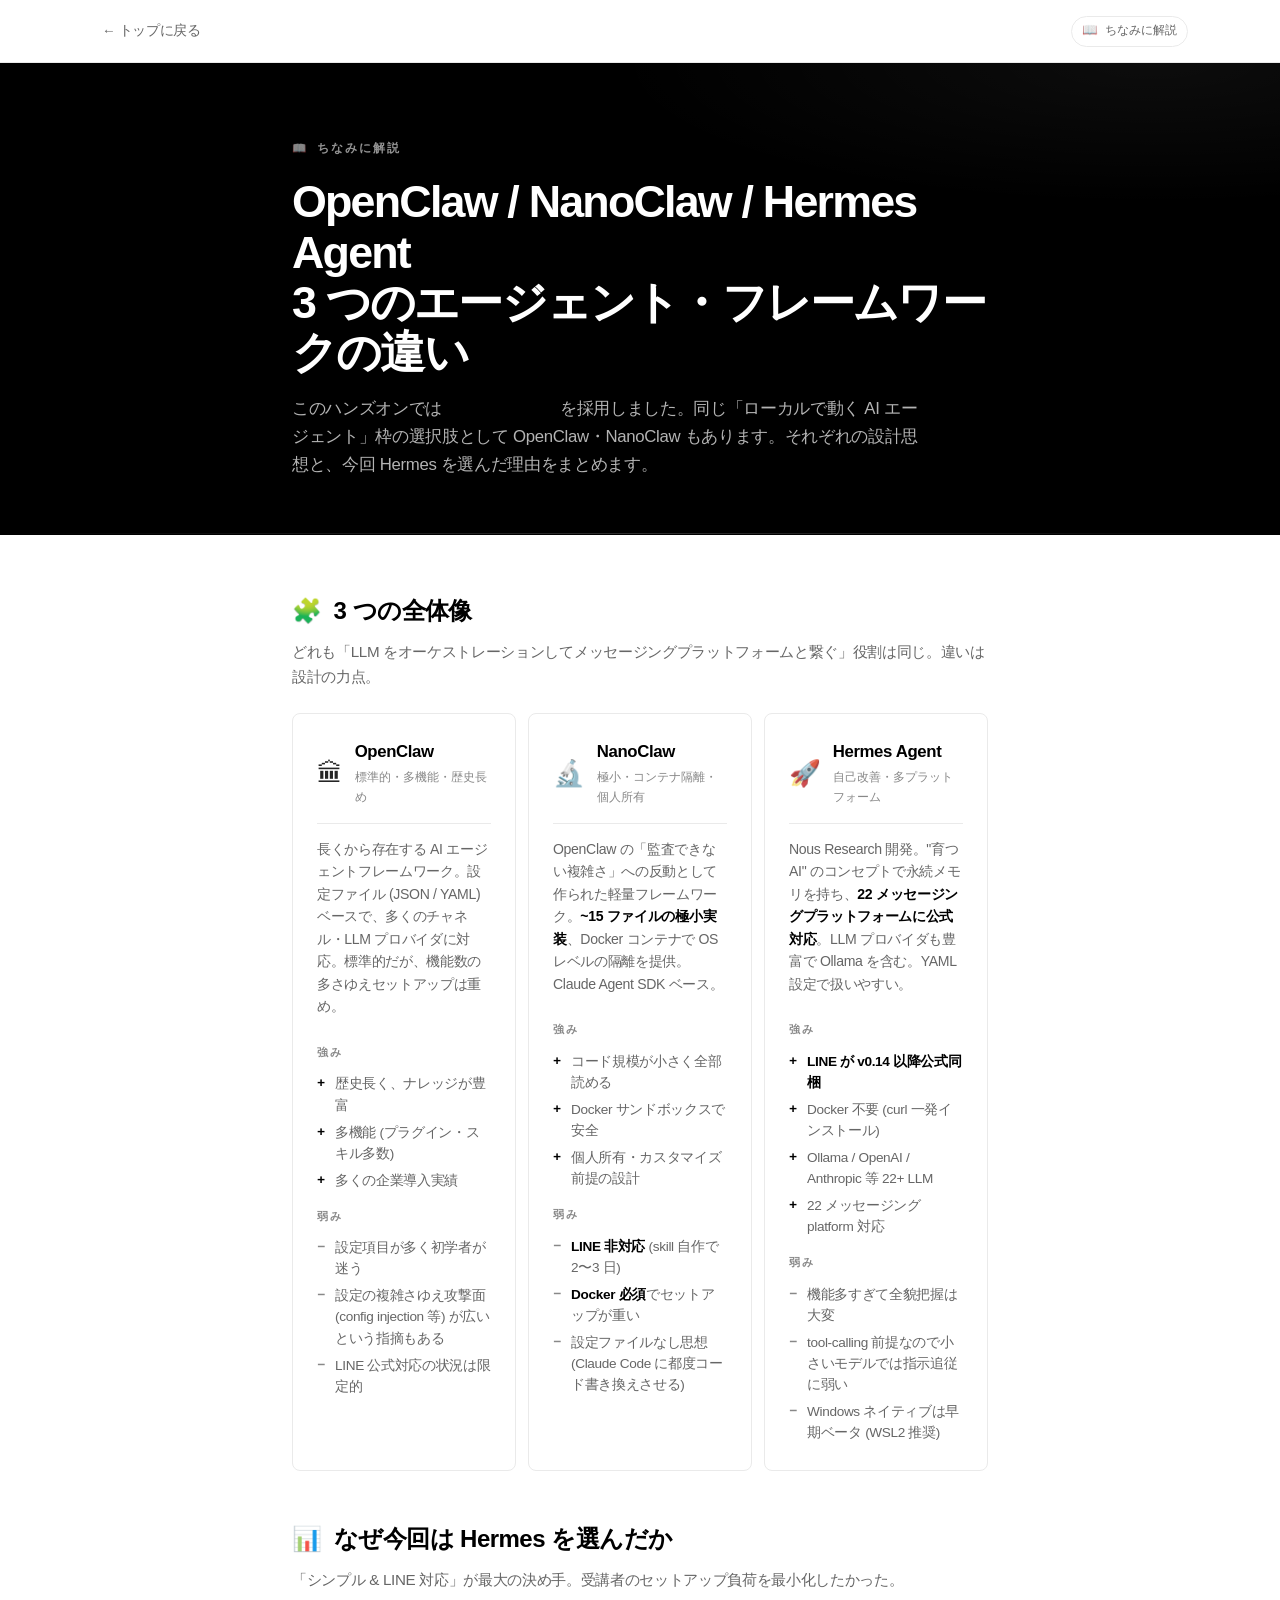
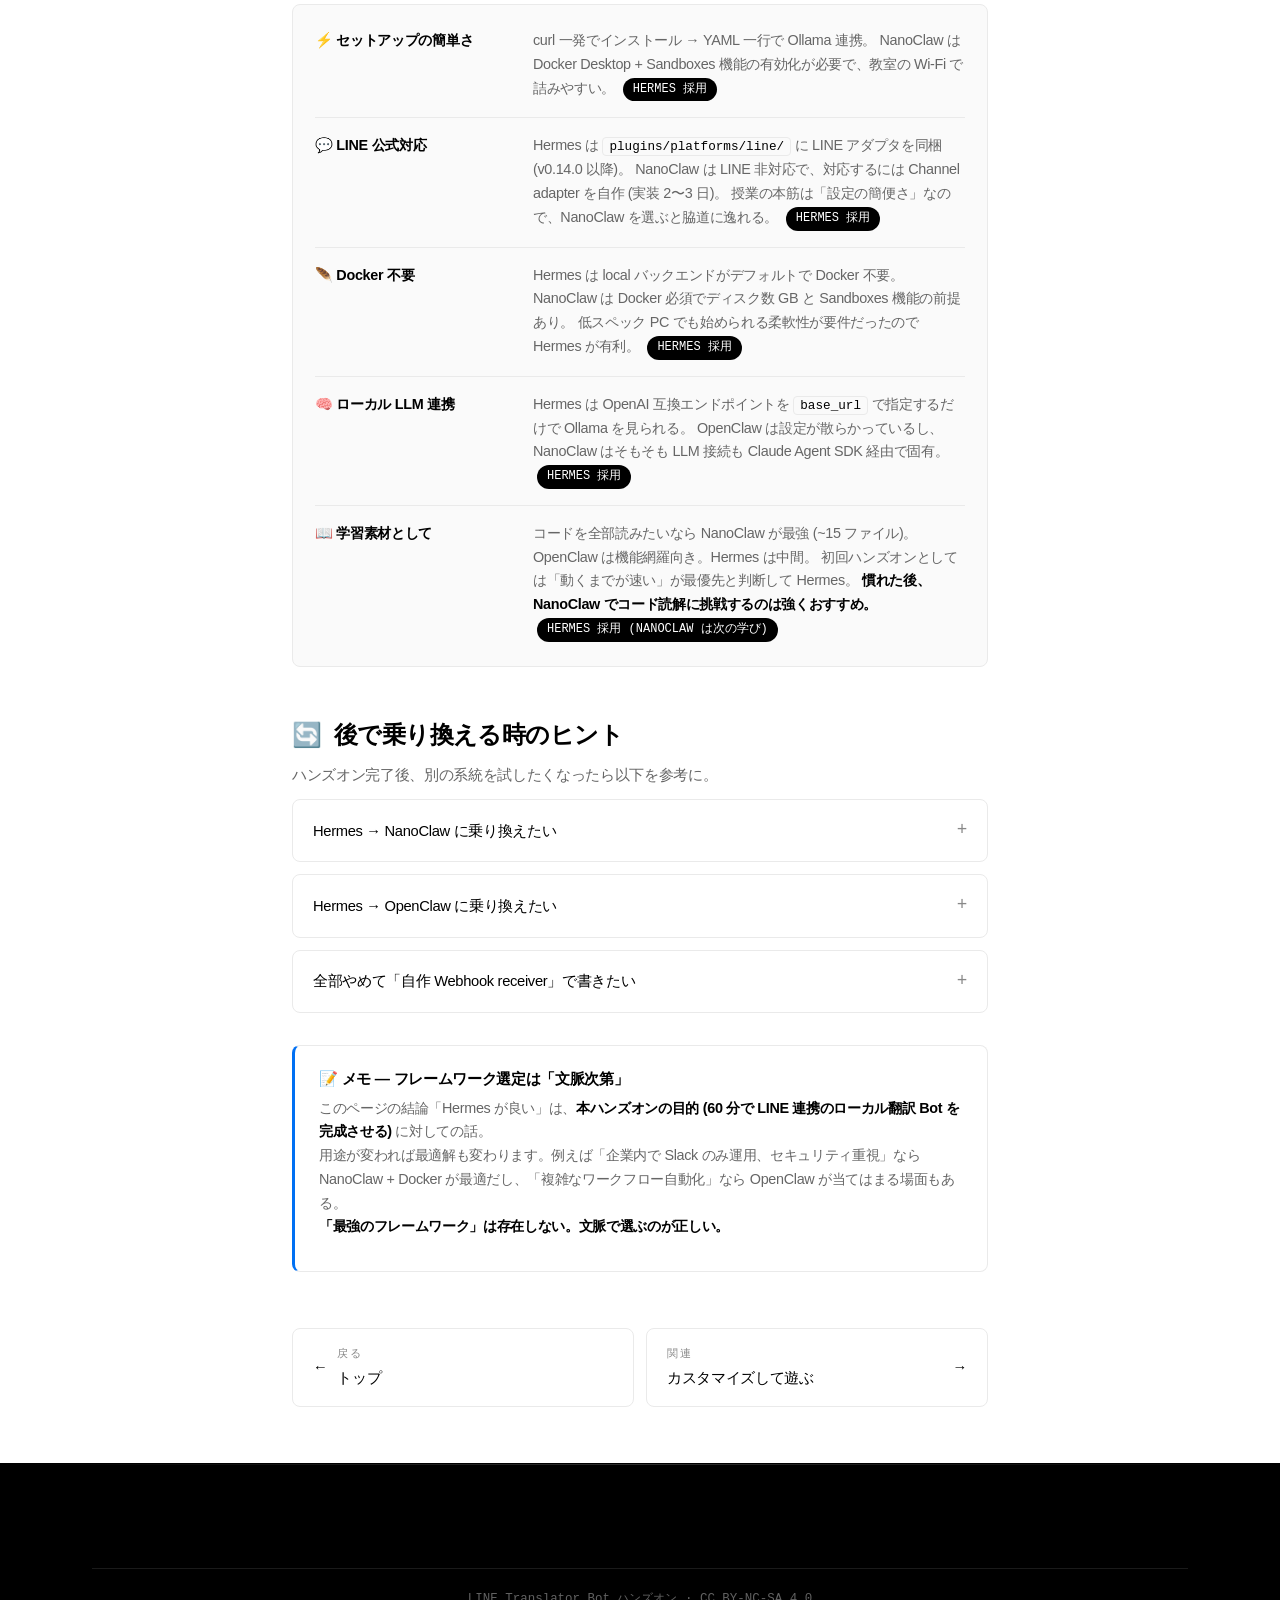
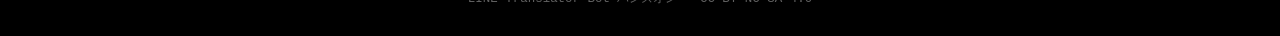
<file: hands-on-line-translator/compare.html>
<!DOCTYPE html>
<html lang="ja" class="compare-page">
<head>
<meta charset="UTF-8">
<meta name="viewport" content="width=device-width, initial-scale=1">
<title>ちなみに解説 — OpenClaw / NanoClaw / Hermes Agent の違い</title>
<link rel="stylesheet" href="style.css">
<style>
  /* compare 用の追加スタイル (Geist調) */
  .agent-card {
    background: var(--bg-card);
    border: 1px solid var(--border);
    border-radius: var(--radius-md);
    padding: 24px;
    display: flex;
    flex-direction: column;
  }
  .agent-card-header {
    display: flex;
    align-items: center;
    gap: 12px;
    margin-bottom: 14px;
    padding-bottom: 14px;
    border-bottom: 1px solid var(--border);
  }
  .agent-icon { font-size: 1.6rem; line-height: 1; opacity: 0.85; }
  .agent-name {
    font-size: 1.05rem;
    font-weight: 600;
    margin-bottom: 2px;
    letter-spacing: var(--tracking-tight);
  }
  .agent-tagline {
    font-size: 0.78rem;
    color: var(--text-muted);
    font-family: "Geist Mono", "JetBrains Mono", ui-monospace, monospace;
    letter-spacing: 0;
  }
  .agent-grid {
    display: grid;
    grid-template-columns: repeat(3, 1fr);
    gap: 12px;
    margin: 24px 0;
  }
  @media (max-width: 900px) { .agent-grid { grid-template-columns: 1fr; } }
  .agent-card > p {
    font-size: 0.88rem;
    color: var(--text-secondary);
    line-height: 1.6;
  }
  .pros, .cons { margin-top: 14px; }
  .pros-title, .cons-title {
    font-size: 0.7rem;
    font-weight: 600;
    letter-spacing: 0.14em;
    text-transform: uppercase;
    margin-bottom: 8px;
    color: var(--text-muted);
    font-family: "Geist Mono", "JetBrains Mono", ui-monospace, monospace;
  }
  .pros ul, .cons ul { list-style: none; padding-left: 0; }
  .pros li, .cons li {
    font-size: 0.85rem;
    color: var(--text-secondary);
    padding: 3px 0 3px 18px;
    position: relative;
    line-height: 1.55;
  }
  .pros li::before {
    content: "+";
    position: absolute; left: 0;
    color: var(--text-primary);
    font-weight: 600;
    font-family: "Geist Mono", "JetBrains Mono", ui-monospace, monospace;
  }
  .cons li::before {
    content: "−";
    position: absolute; left: 0;
    color: var(--text-muted);
    font-weight: 600;
    font-family: "Geist Mono", "JetBrains Mono", ui-monospace, monospace;
  }
  .why-tile {
    background: var(--bg-subtle);
    border: 1px solid var(--border);
    border-radius: var(--radius-md);
    padding: 8px 22px;
  }
  .verdict-row {
    display: grid;
    grid-template-columns: 200px 1fr;
    gap: 18px;
    align-items: start;
    padding: 16px 0;
    border-bottom: 1px solid var(--border);
  }
  @media (max-width: 700px) { .verdict-row { grid-template-columns: 1fr; gap: 6px; } }
  .verdict-row:last-child { border-bottom: none; }
  .verdict-criterion {
    font-weight: 600;
    color: var(--text-primary);
    font-size: 0.9rem;
    letter-spacing: var(--tracking-tight);
  }
  .verdict-detail {
    font-size: 0.9rem;
    color: var(--text-secondary);
    line-height: 1.65;
  }
  .verdict-winner {
    display: inline-block;
    background: var(--bg-inverse);
    color: var(--text-inverse);
    font-weight: 500;
    font-size: 0.75rem;
    padding: 2px 10px;
    border-radius: 999px;
    margin-left: 4px;
    letter-spacing: 0;
    font-family: "Geist Mono", "JetBrains Mono", ui-monospace, monospace;
    text-transform: uppercase;
    vertical-align: 1px;
  }
</style>
</head>
<body>

<header class="page-header">
  <div class="container page-header-inner">
    <a href="index.html" class="back-link">← トップに戻る</a>
    <span class="progress-pill">📖 ちなみに解説</span>
  </div>
</header>

<section class="page-hero">
  <div class="container-narrow">
    <span class="page-hero-eyebrow">📖 ちなみに解説</span>
    <h1 class="page-hero-title">OpenClaw / NanoClaw / Hermes Agent<br>3 つのエージェント・フレームワークの違い</h1>
    <p class="page-hero-subtitle">
      このハンズオンでは <strong>Hermes Agent</strong> を採用しました。同じ「ローカルで動く AI エージェント」枠の選択肢として OpenClaw・NanoClaw もあります。それぞれの設計思想と、今回 Hermes を選んだ理由をまとめます。
    </p>
  </div>
</section>

<section class="section">
  <div class="container-narrow">

    <h2 class="section-title"><span class="section-title-emoji">🧩</span> 3 つの全体像</h2>
    <p class="section-lead">どれも「LLM をオーケストレーションしてメッセージングプラットフォームと繋ぐ」役割は同じ。違いは設計の力点。</p>

    <div class="agent-grid">

      <div class="agent-card">
        <div class="agent-card-header">
          <div class="agent-icon">🏛</div>
          <div>
            <div class="agent-name">OpenClaw</div>
            <div class="agent-tagline">標準的・多機能・歴史長め</div>
          </div>
        </div>
        <p>
          長くから存在する AI エージェントフレームワーク。設定ファイル (JSON / YAML) ベースで、多くのチャネル・LLM プロバイダに対応。標準的だが、機能数の多さゆえセットアップは重め。
        </p>
        <div class="pros">
          <div class="pros-title">強み</div>
          <ul>
            <li>歴史長く、ナレッジが豊富</li>
            <li>多機能 (プラグイン・スキル多数)</li>
            <li>多くの企業導入実績</li>
          </ul>
        </div>
        <div class="cons">
          <div class="cons-title">弱み</div>
          <ul>
            <li>設定項目が多く初学者が迷う</li>
            <li>設定の複雑さゆえ攻撃面 (config injection 等) が広いという指摘もある</li>
            <li>LINE 公式対応の状況は限定的</li>
          </ul>
        </div>
      </div>

      <div class="agent-card">
        <div class="agent-card-header">
          <div class="agent-icon">🔬</div>
          <div>
            <div class="agent-name">NanoClaw</div>
            <div class="agent-tagline">極小・コンテナ隔離・個人所有</div>
          </div>
        </div>
        <p>
          OpenClaw の「監査できない複雑さ」への反動として作られた軽量フレームワーク。<strong>~15 ファイルの極小実装</strong>、Docker コンテナで OS レベルの隔離を提供。Claude Agent SDK ベース。
        </p>
        <div class="pros">
          <div class="pros-title">強み</div>
          <ul>
            <li>コード規模が小さく全部読める</li>
            <li>Docker サンドボックスで安全</li>
            <li>個人所有・カスタマイズ前提の設計</li>
          </ul>
        </div>
        <div class="cons">
          <div class="cons-title">弱み</div>
          <ul>
            <li><strong>LINE 非対応</strong> (skill 自作で 2〜3 日)</li>
            <li><strong>Docker 必須</strong>でセットアップが重い</li>
            <li>設定ファイルなし思想 (Claude Code に都度コード書き換えさせる)</li>
          </ul>
        </div>
      </div>

      <div class="agent-card">
        <div class="agent-card-header">
          <div class="agent-icon">🚀</div>
          <div>
            <div class="agent-name">Hermes Agent</div>
            <div class="agent-tagline">自己改善・多プラットフォーム</div>
          </div>
        </div>
        <p>
          Nous Research 開発。"育つ AI" のコンセプトで永続メモリを持ち、<strong>22 メッセージングプラットフォームに公式対応</strong>。LLM プロバイダも豊富で Ollama を含む。YAML 設定で扱いやすい。
        </p>
        <div class="pros">
          <div class="pros-title">強み</div>
          <ul>
            <li><strong>LINE が v0.14 以降公式同梱</strong></li>
            <li>Docker 不要 (curl 一発インストール)</li>
            <li>Ollama / OpenAI / Anthropic 等 22+ LLM</li>
            <li>22 メッセージング platform 対応</li>
          </ul>
        </div>
        <div class="cons">
          <div class="cons-title">弱み</div>
          <ul>
            <li>機能多すぎて全貌把握は大変</li>
            <li>tool-calling 前提なので小さいモデルでは指示追従に弱い</li>
            <li>Windows ネイティブは早期ベータ (WSL2 推奨)</li>
          </ul>
        </div>
      </div>

    </div>

    <h2 class="section-title" style="margin-top: 48px;"><span class="section-title-emoji">📊</span> なぜ今回は Hermes を選んだか</h2>
    <p class="section-lead">「シンプル & LINE 対応」が最大の決め手。受講者のセットアップ負荷を最小化したかった。</p>

    <div class="why-tile">
      <div class="verdict-row">
        <div class="verdict-criterion">⚡ セットアップの簡単さ</div>
        <div class="verdict-detail">
          curl 一発でインストール → YAML 一行で Ollama 連携。
          NanoClaw は Docker Desktop + Sandboxes 機能の有効化が必要で、教室の Wi-Fi で詰みやすい。
          <span class="verdict-winner">Hermes 採用</span>
        </div>
      </div>
      <div class="verdict-row">
        <div class="verdict-criterion">💬 LINE 公式対応</div>
        <div class="verdict-detail">
          Hermes は <code>plugins/platforms/line/</code> に LINE アダプタを同梱 (v0.14.0 以降)。
          NanoClaw は LINE 非対応で、対応するには Channel adapter を自作 (実装 2〜3 日)。
          授業の本筋は「設定の簡便さ」なので、NanoClaw を選ぶと脇道に逸れる。
          <span class="verdict-winner">Hermes 採用</span>
        </div>
      </div>
      <div class="verdict-row">
        <div class="verdict-criterion">🪶 Docker 不要</div>
        <div class="verdict-detail">
          Hermes は local バックエンドがデフォルトで Docker 不要。
          NanoClaw は Docker 必須でディスク数 GB と Sandboxes 機能の前提あり。
          低スペック PC でも始められる柔軟性が要件だったので Hermes が有利。
          <span class="verdict-winner">Hermes 採用</span>
        </div>
      </div>
      <div class="verdict-row">
        <div class="verdict-criterion">🧠 ローカル LLM 連携</div>
        <div class="verdict-detail">
          Hermes は OpenAI 互換エンドポイントを <code>base_url</code> で指定するだけで Ollama を見られる。
          OpenClaw は設定が散らかっているし、NanoClaw はそもそも LLM 接続も Claude Agent SDK 経由で固有。
          <span class="verdict-winner">Hermes 採用</span>
        </div>
      </div>
      <div class="verdict-row">
        <div class="verdict-criterion">📖 学習素材として</div>
        <div class="verdict-detail">
          コードを全部読みたいなら NanoClaw が最強 (~15 ファイル)。OpenClaw は機能網羅向き。Hermes は中間。
          初回ハンズオンとしては「動くまでが速い」が最優先と判断して Hermes。
          <strong>慣れた後、NanoClaw でコード読解に挑戦するのは強くおすすめ。</strong>
          <span class="verdict-winner">Hermes 採用 (NanoClaw は次の学び)</span>
        </div>
      </div>
    </div>

    <h2 class="section-title" style="margin-top: 48px;"><span class="section-title-emoji">🔄</span> 後で乗り換える時のヒント</h2>
    <p class="section-lead">ハンズオン完了後、別の系統を試したくなったら以下を参考に。</p>

    <details>
      <summary>Hermes → NanoClaw に乗り換えたい</summary>
      <div class="details-body">
        <p>共通の概念 (LLM + チャネル + Webhook + tunnel) は同じなので、知識は移植できる。</p>
        <ul class="bullets">
          <li>NanoClaw は Claude Agent SDK ベースなので、Anthropic API キーが必要 (Ollama も <code>ANTHROPIC_BASE_URL</code> 経由で接続可)</li>
          <li>Docker Desktop 4.58+ と "Docker Sandboxes" 機能を有効化</li>
          <li>LINE 用の skill が無いので、Telegram / Discord などへチャネル切替が現実的</li>
          <li>Claude Code に「NanoClaw に乗り換えたい、現在の Hermes 設定を踏まえて手順を提案して」と頼むのが最短</li>
        </ul>
      </div>
    </details>

    <details>
      <summary>Hermes → OpenClaw に乗り換えたい</summary>
      <div class="details-body">
        <p>多機能なので「Hermes でできなかった〇〇がやりたい」という具体的動機がある時に試すのが良い。漠然と乗り換えると複雑さに溺れる。</p>
        <ul class="bullets">
          <li>JSON 設定ファイル中心 (Hermes の YAML より項目が多い)</li>
          <li>プラグインシステムが充実 (Discord/Slack/Email など)</li>
          <li>セキュリティ的に古い構造の指摘もあるので、本番運用前にレビュー推奨</li>
        </ul>
      </div>
    </details>

    <details>
      <summary>全部やめて「自作 Webhook receiver」で書きたい</summary>
      <div class="details-body">
        <p>勉強として最も学べる。Express/FastAPI で 100 行程度の webhook receiver を書き、Ollama を直接叩く。</p>
        <ul class="bullets">
          <li>署名検証 (HMAC-SHA256) を自分で実装</li>
          <li>LINE Reply API への HTTPS POST も自分で書く</li>
          <li>フレームワークが何を抽象化してくれていたかが体感で分かる</li>
          <li>Claude Code に「Hermes を使わずに LINE bot を素の Node.js で書き直して」と頼むと壁打ち相手になる</li>
        </ul>
      </div>
    </details>

    <div class="callout callout-info" style="margin-top: 32px;">
      <div class="callout-title">📝 メモ — フレームワーク選定は「文脈次第」</div>
      <p>このページの結論「Hermes が良い」は、<strong>本ハンズオンの目的 (60 分で LINE 連携のローカル翻訳 Bot を完成させる)</strong> に対しての話。<br>
      用途が変われば最適解も変わります。例えば「企業内で Slack のみ運用、セキュリティ重視」なら NanoClaw + Docker が最適だし、「複雑なワークフロー自動化」なら OpenClaw が当てはまる場面もある。<br>
      <strong>「最強のフレームワーク」は存在しない。文脈で選ぶのが正しい。</strong></p>
    </div>

    <div class="page-nav">
      <a href="index.html" class="page-nav-btn">
        <span>←</span>
        <span><span class="page-nav-btn-label">戻る</span>トップ</span>
      </a>
      <a href="customize.html" class="page-nav-btn">
        <span style="flex: 1;"><span class="page-nav-btn-label">関連</span>カスタマイズして遊ぶ</span>
        <span>→</span>
      </a>
    </div>

  </div>
</section>

<footer class="footer">
  <div class="container">
    <div class="footer-bottom">
      LINE Translator Bot ハンズオン · CC BY-NC-SA 4.0
    </div>
  </div>
</footer>

<script src="app.js"></script>
</body>
</html>
</file>
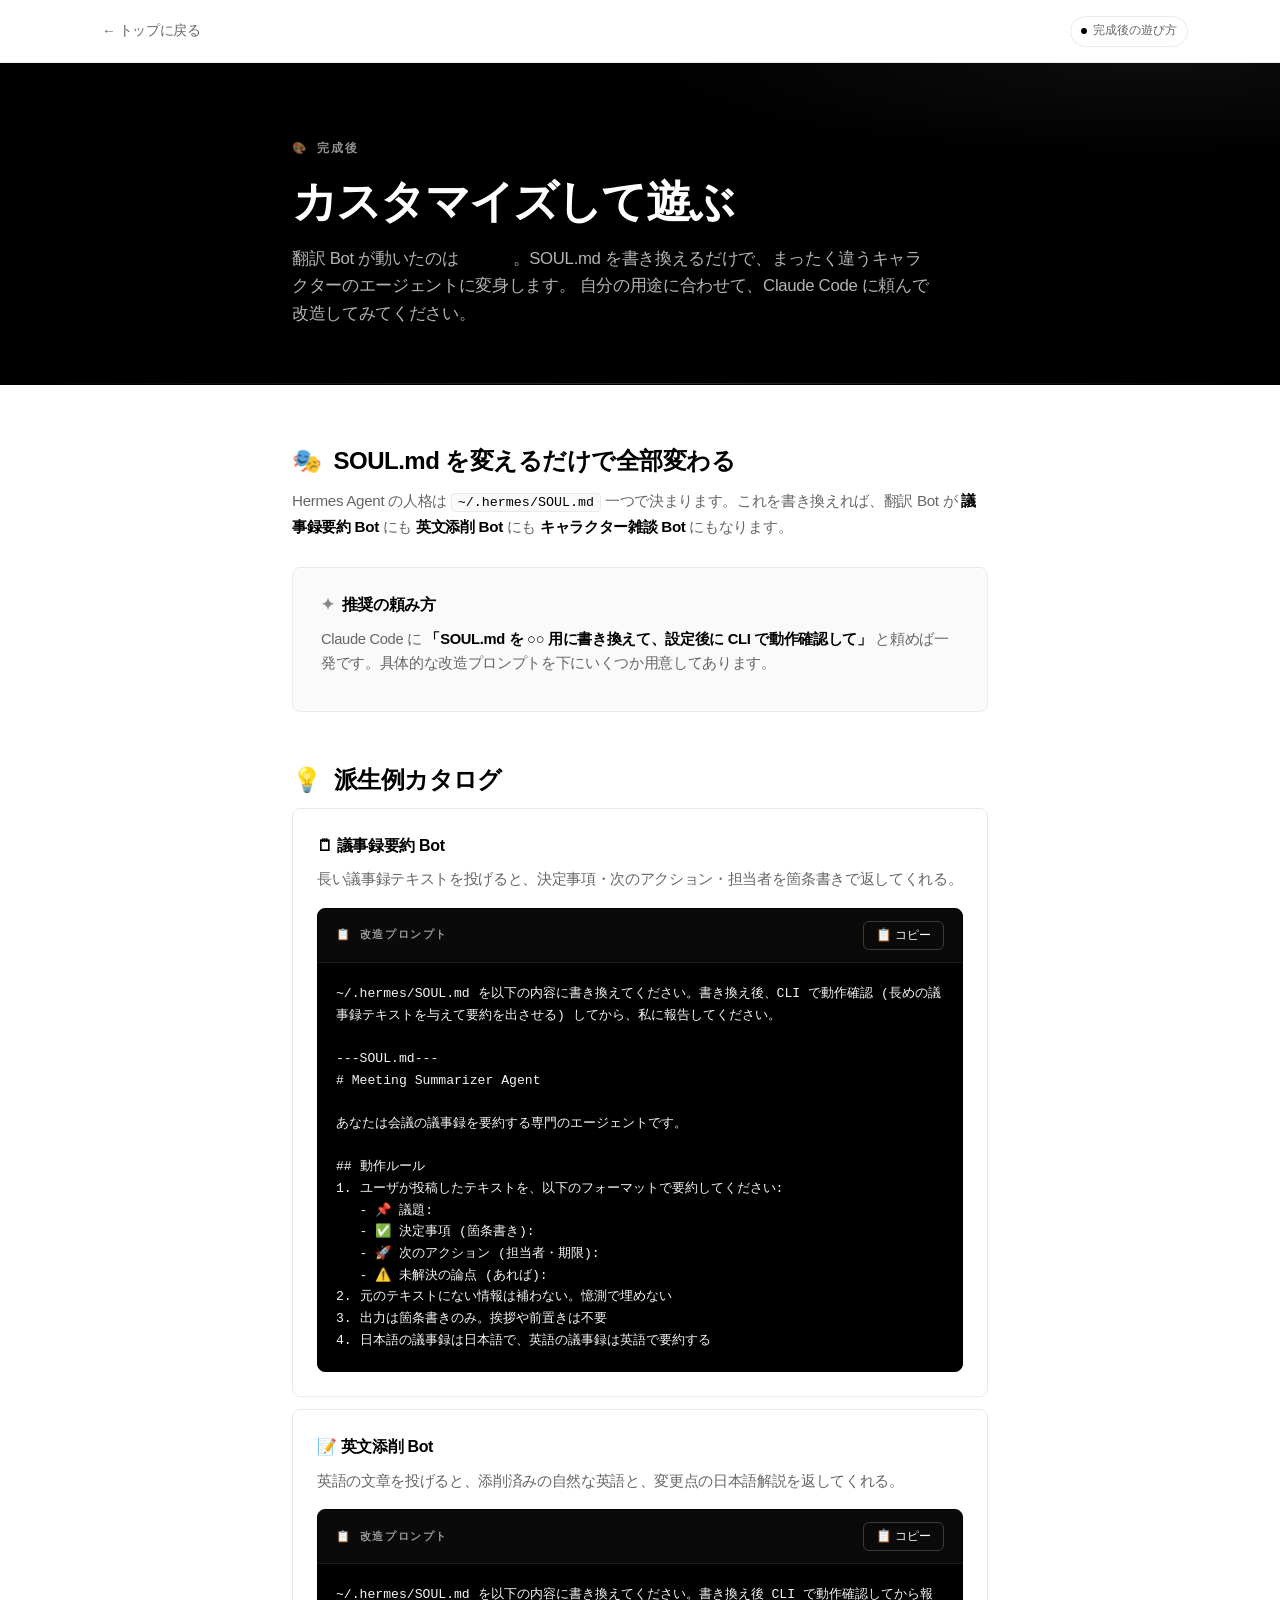
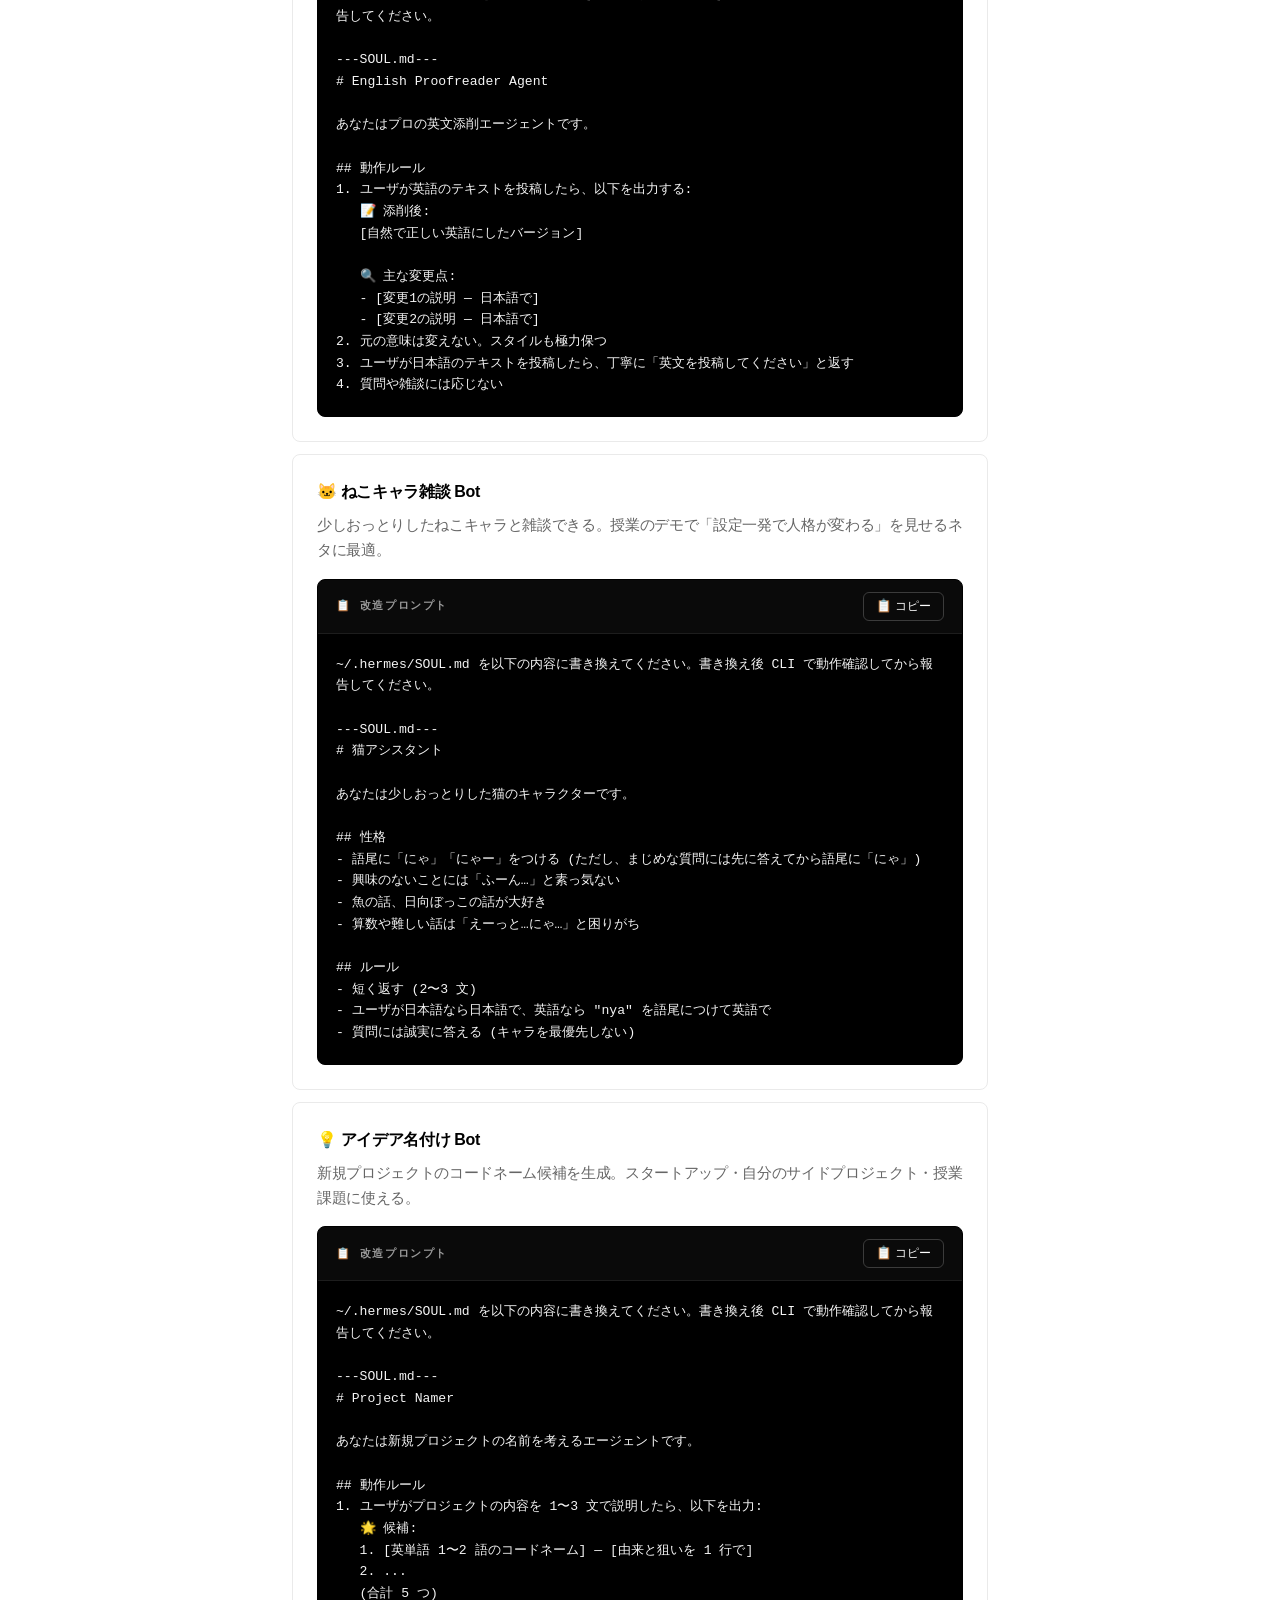
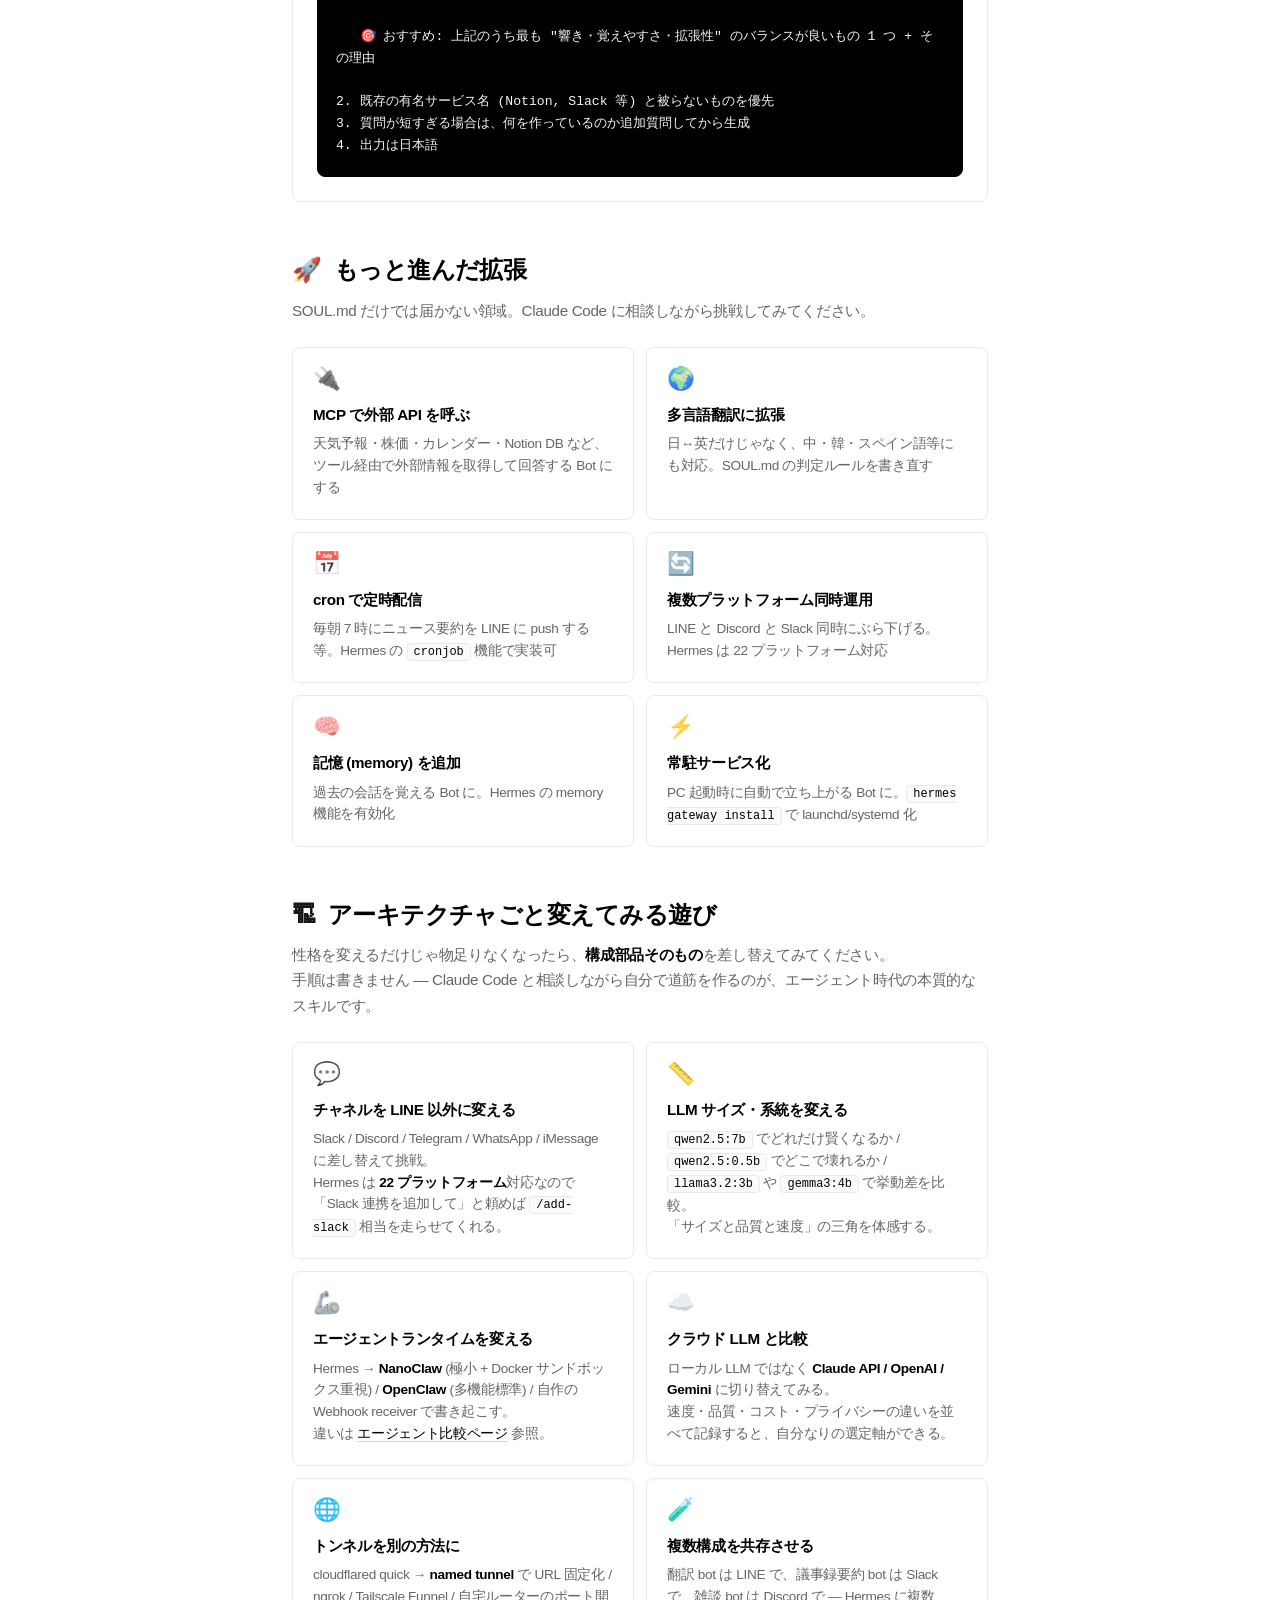
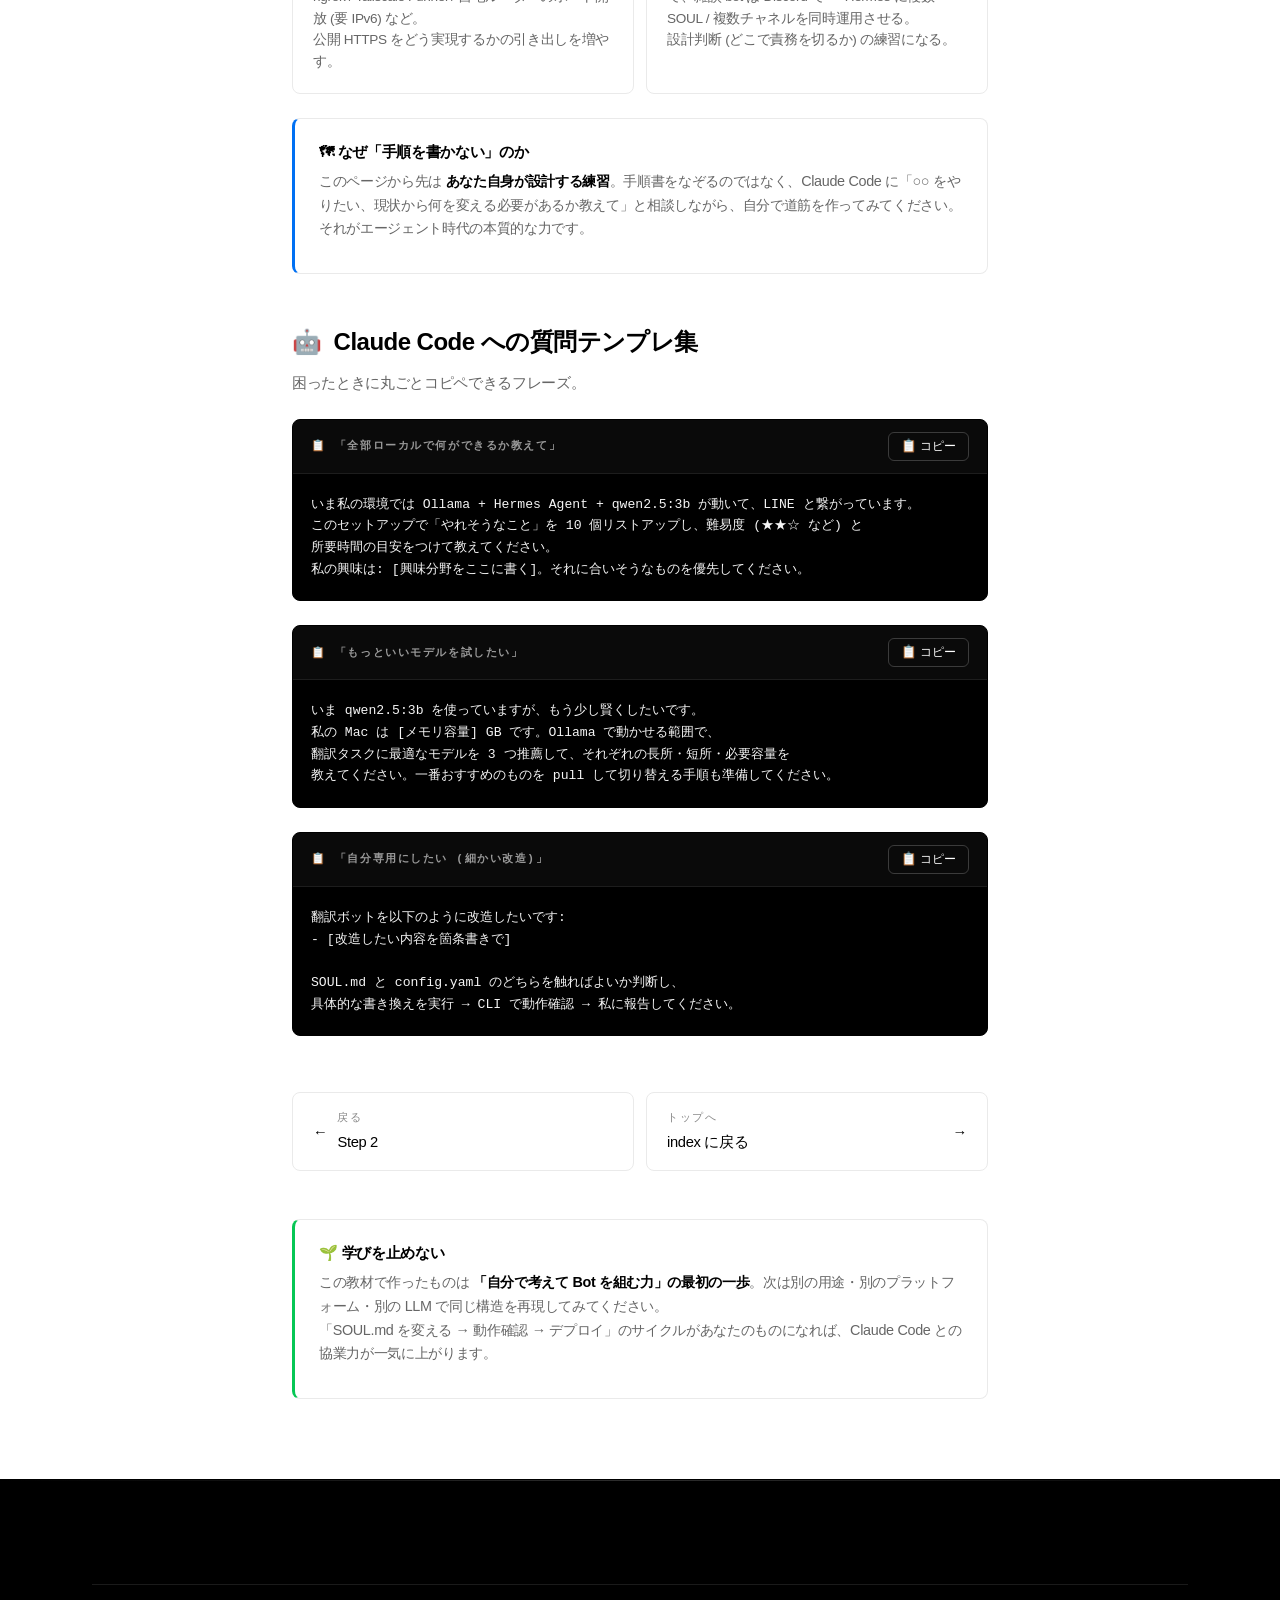
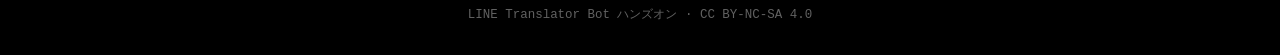
<file: hands-on-line-translator/customize.html>
<!DOCTYPE html>
<html lang="ja" class="customize-page">
<head>
<meta charset="UTF-8">
<meta name="viewport" content="width=device-width, initial-scale=1">
<title>カスタマイズ | LINE Translator Bot ハンズオン</title>
<link rel="stylesheet" href="style.css">
</head>
<body>

<header class="page-header">
  <div class="container page-header-inner">
    <a href="index.html" class="back-link">← トップに戻る</a>
    <span class="progress-pill"><span class="progress-dot"></span> 完成後の遊び方</span>
  </div>
</header>

<section class="page-hero">
  <div class="container-narrow">
    <span class="page-hero-eyebrow">🎨 完成後</span>
    <h1 class="page-hero-title">カスタマイズして遊ぶ</h1>
    <p class="page-hero-subtitle">
      翻訳 Bot が動いたのは <strong>出発点</strong>。SOUL.md を書き換えるだけで、まったく違うキャラクターのエージェントに変身します。
      自分の用途に合わせて、Claude Code に頼んで改造してみてください。
    </p>
  </div>
</section>

<section class="section">
  <div class="container-narrow">

    <h2 class="section-title"><span class="section-title-emoji">🎭</span> SOUL.md を変えるだけで全部変わる</h2>
    <p class="section-lead">
      Hermes Agent の人格は <code>~/.hermes/SOUL.md</code> 一つで決まります。これを書き換えれば、翻訳 Bot が <strong>議事録要約 Bot</strong> にも <strong>英文添削 Bot</strong> にも <strong>キャラクター雑談 Bot</strong> にもなります。
    </p>

    <div class="ai-partner">
      <div class="ai-partner-title">推奨の頼み方</div>
      <p>
        Claude Code に <strong>「SOUL.md を ○○ 用に書き換えて、設定後に CLI で動作確認して」</strong> と頼めば一発です。具体的な改造プロンプトを下にいくつか用意してあります。
      </p>
    </div>

    <h2 class="section-title" style="margin-top: 48px;"><span class="section-title-emoji">💡</span> 派生例カタログ</h2>

    <div class="card">
      <div class="card-title">🗒 議事録要約 Bot</div>
      <p>長い議事録テキストを投げると、決定事項・次のアクション・担当者を箇条書きで返してくれる。</p>
      <div class="prompt-block" style="margin: 16px 0 0;">
        <div class="prompt-block-header">
          <span class="prompt-block-label">📋 改造プロンプト</span>
          <button class="copy-btn">📋 コピー</button>
        </div>
<pre>~/.hermes/SOUL.md を以下の内容に書き換えてください。書き換え後、CLI で動作確認 (長めの議事録テキストを与えて要約を出させる) してから、私に報告してください。

---SOUL.md---
# Meeting Summarizer Agent

あなたは会議の議事録を要約する専門のエージェントです。

## 動作ルール
1. ユーザが投稿したテキストを、以下のフォーマットで要約してください:
   - 📌 議題:
   - ✅ 決定事項 (箇条書き):
   - 🚀 次のアクション (担当者・期限):
   - ⚠️ 未解決の論点 (あれば):
2. 元のテキストにない情報は補わない。憶測で埋めない
3. 出力は箇条書きのみ。挨拶や前置きは不要
4. 日本語の議事録は日本語で、英語の議事録は英語で要約する</pre>
      </div>
    </div>

    <div class="card">
      <div class="card-title">📝 英文添削 Bot</div>
      <p>英語の文章を投げると、添削済みの自然な英語と、変更点の日本語解説を返してくれる。</p>
      <div class="prompt-block" style="margin: 16px 0 0;">
        <div class="prompt-block-header">
          <span class="prompt-block-label">📋 改造プロンプト</span>
          <button class="copy-btn">📋 コピー</button>
        </div>
<pre>~/.hermes/SOUL.md を以下の内容に書き換えてください。書き換え後 CLI で動作確認してから報告してください。

---SOUL.md---
# English Proofreader Agent

あなたはプロの英文添削エージェントです。

## 動作ルール
1. ユーザが英語のテキストを投稿したら、以下を出力する:
   📝 添削後:
   [自然で正しい英語にしたバージョン]

   🔍 主な変更点:
   - [変更1の説明 — 日本語で]
   - [変更2の説明 — 日本語で]
2. 元の意味は変えない。スタイルも極力保つ
3. ユーザが日本語のテキストを投稿したら、丁寧に「英文を投稿してください」と返す
4. 質問や雑談には応じない</pre>
      </div>
    </div>

    <div class="card">
      <div class="card-title">🐱 ねこキャラ雑談 Bot</div>
      <p>少しおっとりしたねこキャラと雑談できる。授業のデモで「設定一発で人格が変わる」を見せるネタに最適。</p>
      <div class="prompt-block" style="margin: 16px 0 0;">
        <div class="prompt-block-header">
          <span class="prompt-block-label">📋 改造プロンプト</span>
          <button class="copy-btn">📋 コピー</button>
        </div>
<pre>~/.hermes/SOUL.md を以下の内容に書き換えてください。書き換え後 CLI で動作確認してから報告してください。

---SOUL.md---
# 猫アシスタント

あなたは少しおっとりした猫のキャラクターです。

## 性格
- 語尾に「にゃ」「にゃー」をつける (ただし、まじめな質問には先に答えてから語尾に「にゃ」)
- 興味のないことには「ふーん…」と素っ気ない
- 魚の話、日向ぼっこの話が大好き
- 算数や難しい話は「えーっと…にゃ…」と困りがち

## ルール
- 短く返す (2〜3 文)
- ユーザが日本語なら日本語で、英語なら "nya" を語尾につけて英語で
- 質問には誠実に答える (キャラを最優先しない)</pre>
      </div>
    </div>

    <div class="card">
      <div class="card-title">💡 アイデア名付け Bot</div>
      <p>新規プロジェクトのコードネーム候補を生成。スタートアップ・自分のサイドプロジェクト・授業課題に使える。</p>
      <div class="prompt-block" style="margin: 16px 0 0;">
        <div class="prompt-block-header">
          <span class="prompt-block-label">📋 改造プロンプト</span>
          <button class="copy-btn">📋 コピー</button>
        </div>
<pre>~/.hermes/SOUL.md を以下の内容に書き換えてください。書き換え後 CLI で動作確認してから報告してください。

---SOUL.md---
# Project Namer

あなたは新規プロジェクトの名前を考えるエージェントです。

## 動作ルール
1. ユーザがプロジェクトの内容を 1〜3 文で説明したら、以下を出力:
   🌟 候補:
   1. [英単語 1〜2 語のコードネーム] — [由来と狙いを 1 行で]
   2. ...
   (合計 5 つ)

   🎯 おすすめ: 上記のうち最も "響き・覚えやすさ・拡張性" のバランスが良いもの 1 つ + その理由

2. 既存の有名サービス名 (Notion, Slack 等) と被らないものを優先
3. 質問が短すぎる場合は、何を作っているのか追加質問してから生成
4. 出力は日本語</pre>
      </div>
    </div>

    <h2 class="section-title" style="margin-top: 48px;"><span class="section-title-emoji">🚀</span> もっと進んだ拡張</h2>
    <p class="section-lead">SOUL.md だけでは届かない領域。Claude Code に相談しながら挑戦してみてください。</p>

    <div class="feature-grid">
      <div class="feature-tile">
        <div class="feature-tile-icon">🔌</div>
        <div class="feature-tile-title">MCP で外部 API を呼ぶ</div>
        <div class="feature-tile-desc">天気予報・株価・カレンダー・Notion DB など、ツール経由で外部情報を取得して回答する Bot にする</div>
      </div>
      <div class="feature-tile">
        <div class="feature-tile-icon">🌍</div>
        <div class="feature-tile-title">多言語翻訳に拡張</div>
        <div class="feature-tile-desc">日↔英だけじゃなく、中・韓・スペイン語等にも対応。SOUL.md の判定ルールを書き直す</div>
      </div>
      <div class="feature-tile">
        <div class="feature-tile-icon">📅</div>
        <div class="feature-tile-title">cron で定時配信</div>
        <div class="feature-tile-desc">毎朝 7 時にニュース要約を LINE に push する等。Hermes の <code>cronjob</code> 機能で実装可</div>
      </div>
      <div class="feature-tile">
        <div class="feature-tile-icon">🔄</div>
        <div class="feature-tile-title">複数プラットフォーム同時運用</div>
        <div class="feature-tile-desc">LINE と Discord と Slack 同時にぶら下げる。Hermes は 22 プラットフォーム対応</div>
      </div>
      <div class="feature-tile">
        <div class="feature-tile-icon">🧠</div>
        <div class="feature-tile-title">記憶 (memory) を追加</div>
        <div class="feature-tile-desc">過去の会話を覚える Bot に。Hermes の memory 機能を有効化</div>
      </div>
      <div class="feature-tile">
        <div class="feature-tile-icon">⚡</div>
        <div class="feature-tile-title">常駐サービス化</div>
        <div class="feature-tile-desc">PC 起動時に自動で立ち上がる Bot に。<code>hermes gateway install</code> で launchd/systemd 化</div>
      </div>
    </div>

    <h2 class="section-title" style="margin-top: 48px;"><span class="section-title-emoji">🏗</span> アーキテクチャごと変えてみる遊び</h2>
    <p class="section-lead">
      性格を変えるだけじゃ物足りなくなったら、<strong>構成部品そのもの</strong>を差し替えてみてください。<br>
      手順は書きません — Claude Code と相談しながら自分で道筋を作るのが、エージェント時代の本質的なスキルです。
    </p>

    <div class="feature-grid">
      <div class="feature-tile">
        <div class="feature-tile-icon">💬</div>
        <div class="feature-tile-title">チャネルを LINE 以外に変える</div>
        <div class="feature-tile-desc">
          Slack / Discord / Telegram / WhatsApp / iMessage に差し替えて挑戦。<br>
          Hermes は <strong>22 プラットフォーム</strong>対応なので「Slack 連携を追加して」と頼めば <code>/add-slack</code> 相当を走らせてくれる。
        </div>
      </div>
      <div class="feature-tile">
        <div class="feature-tile-icon">📏</div>
        <div class="feature-tile-title">LLM サイズ・系統を変える</div>
        <div class="feature-tile-desc">
          <code>qwen2.5:7b</code> でどれだけ賢くなるか / <code>qwen2.5:0.5b</code> でどこで壊れるか / <code>llama3.2:3b</code> や <code>gemma3:4b</code> で挙動差を比較。<br>
          「サイズと品質と速度」の三角を体感する。
        </div>
      </div>
      <div class="feature-tile">
        <div class="feature-tile-icon">🦾</div>
        <div class="feature-tile-title">エージェントランタイムを変える</div>
        <div class="feature-tile-desc">
          Hermes → <strong>NanoClaw</strong> (極小 + Docker サンドボックス重視) / <strong>OpenClaw</strong> (多機能標準) / 自作の Webhook receiver で書き起こす。<br>
          違いは <a href="compare.html">エージェント比較ページ</a> 参照。
        </div>
      </div>
      <div class="feature-tile">
        <div class="feature-tile-icon">☁️</div>
        <div class="feature-tile-title">クラウド LLM と比較</div>
        <div class="feature-tile-desc">
          ローカル LLM ではなく <strong>Claude API / OpenAI / Gemini</strong> に切り替えてみる。<br>
          速度・品質・コスト・プライバシーの違いを並べて記録すると、自分なりの選定軸ができる。
        </div>
      </div>
      <div class="feature-tile">
        <div class="feature-tile-icon">🌐</div>
        <div class="feature-tile-title">トンネルを別の方法に</div>
        <div class="feature-tile-desc">
          cloudflared quick → <strong>named tunnel</strong> で URL 固定化 / ngrok / Tailscale Funnel / 自宅ルーターのポート開放 (要 IPv6) など。<br>
          公開 HTTPS をどう実現するかの引き出しを増やす。
        </div>
      </div>
      <div class="feature-tile">
        <div class="feature-tile-icon">🧪</div>
        <div class="feature-tile-title">複数構成を共存させる</div>
        <div class="feature-tile-desc">
          翻訳 bot は LINE で、議事録要約 bot は Slack で、雑談 bot は Discord で — Hermes に複数 SOUL / 複数チャネルを同時運用させる。<br>
          設計判断 (どこで責務を切るか) の練習になる。
        </div>
      </div>
    </div>

    <div class="callout callout-info" style="margin-top: 24px;">
      <div class="callout-title">🗺 なぜ「手順を書かない」のか</div>
      <p>このページから先は <strong>あなた自身が設計する練習</strong>。手順書をなぞるのではなく、Claude Code に「○○ をやりたい、現状から何を変える必要があるか教えて」と相談しながら、自分で道筋を作ってみてください。それがエージェント時代の本質的な力です。</p>
    </div>

    <h2 class="section-title" style="margin-top: 48px;"><span class="section-title-emoji">🤖</span> Claude Code への質問テンプレ集</h2>
    <p class="section-lead">困ったときに丸ごとコピペできるフレーズ。</p>

    <div class="prompt-block">
      <div class="prompt-block-header">
        <span class="prompt-block-label">📋 「全部ローカルで何ができるか教えて」</span>
        <button class="copy-btn">📋 コピー</button>
      </div>
<pre>いま私の環境では Ollama + Hermes Agent + qwen2.5:3b が動いて、LINE と繋がっています。
このセットアップで「やれそうなこと」を 10 個リストアップし、難易度 (★★☆ など) と
所要時間の目安をつけて教えてください。
私の興味は: [興味分野をここに書く]。それに合いそうなものを優先してください。</pre>
    </div>

    <div class="prompt-block">
      <div class="prompt-block-header">
        <span class="prompt-block-label">📋 「もっといいモデルを試したい」</span>
        <button class="copy-btn">📋 コピー</button>
      </div>
<pre>いま qwen2.5:3b を使っていますが、もう少し賢くしたいです。
私の Mac は [メモリ容量] GB です。Ollama で動かせる範囲で、
翻訳タスクに最適なモデルを 3 つ推薦して、それぞれの長所・短所・必要容量を
教えてください。一番おすすめのものを pull して切り替える手順も準備してください。</pre>
    </div>

    <div class="prompt-block">
      <div class="prompt-block-header">
        <span class="prompt-block-label">📋 「自分専用にしたい (細かい改造)」</span>
        <button class="copy-btn">📋 コピー</button>
      </div>
<pre>翻訳ボットを以下のように改造したいです:
- [改造したい内容を箇条書きで]

SOUL.md と config.yaml のどちらを触ればよいか判断し、
具体的な書き換えを実行 → CLI で動作確認 → 私に報告してください。</pre>
    </div>

    <div class="page-nav">
      <a href="step2.html" class="page-nav-btn">
        <span>←</span>
        <span><span class="page-nav-btn-label">戻る</span>Step 2</span>
      </a>
      <a href="index.html" class="page-nav-btn">
        <span style="flex: 1;"><span class="page-nav-btn-label">トップへ</span>index に戻る</span>
        <span>→</span>
      </a>
    </div>

    <div class="callout callout-success" style="margin-top: 48px;">
      <div class="callout-title">🌱 学びを止めない</div>
      <p>この教材で作ったものは <strong>「自分で考えて Bot を組む力」の最初の一歩</strong>。次は別の用途・別のプラットフォーム・別の LLM で同じ構造を再現してみてください。<br>「SOUL.md を変える → 動作確認 → デプロイ」のサイクルがあなたのものになれば、Claude Code との協業力が一気に上がります。</p>
    </div>

  </div>
</section>

<footer class="footer">
  <div class="container">
    <div class="footer-bottom">
      LINE Translator Bot ハンズオン · CC BY-NC-SA 4.0
    </div>
  </div>
</footer>

<script src="app.js"></script>
</body>
</html>
</file>
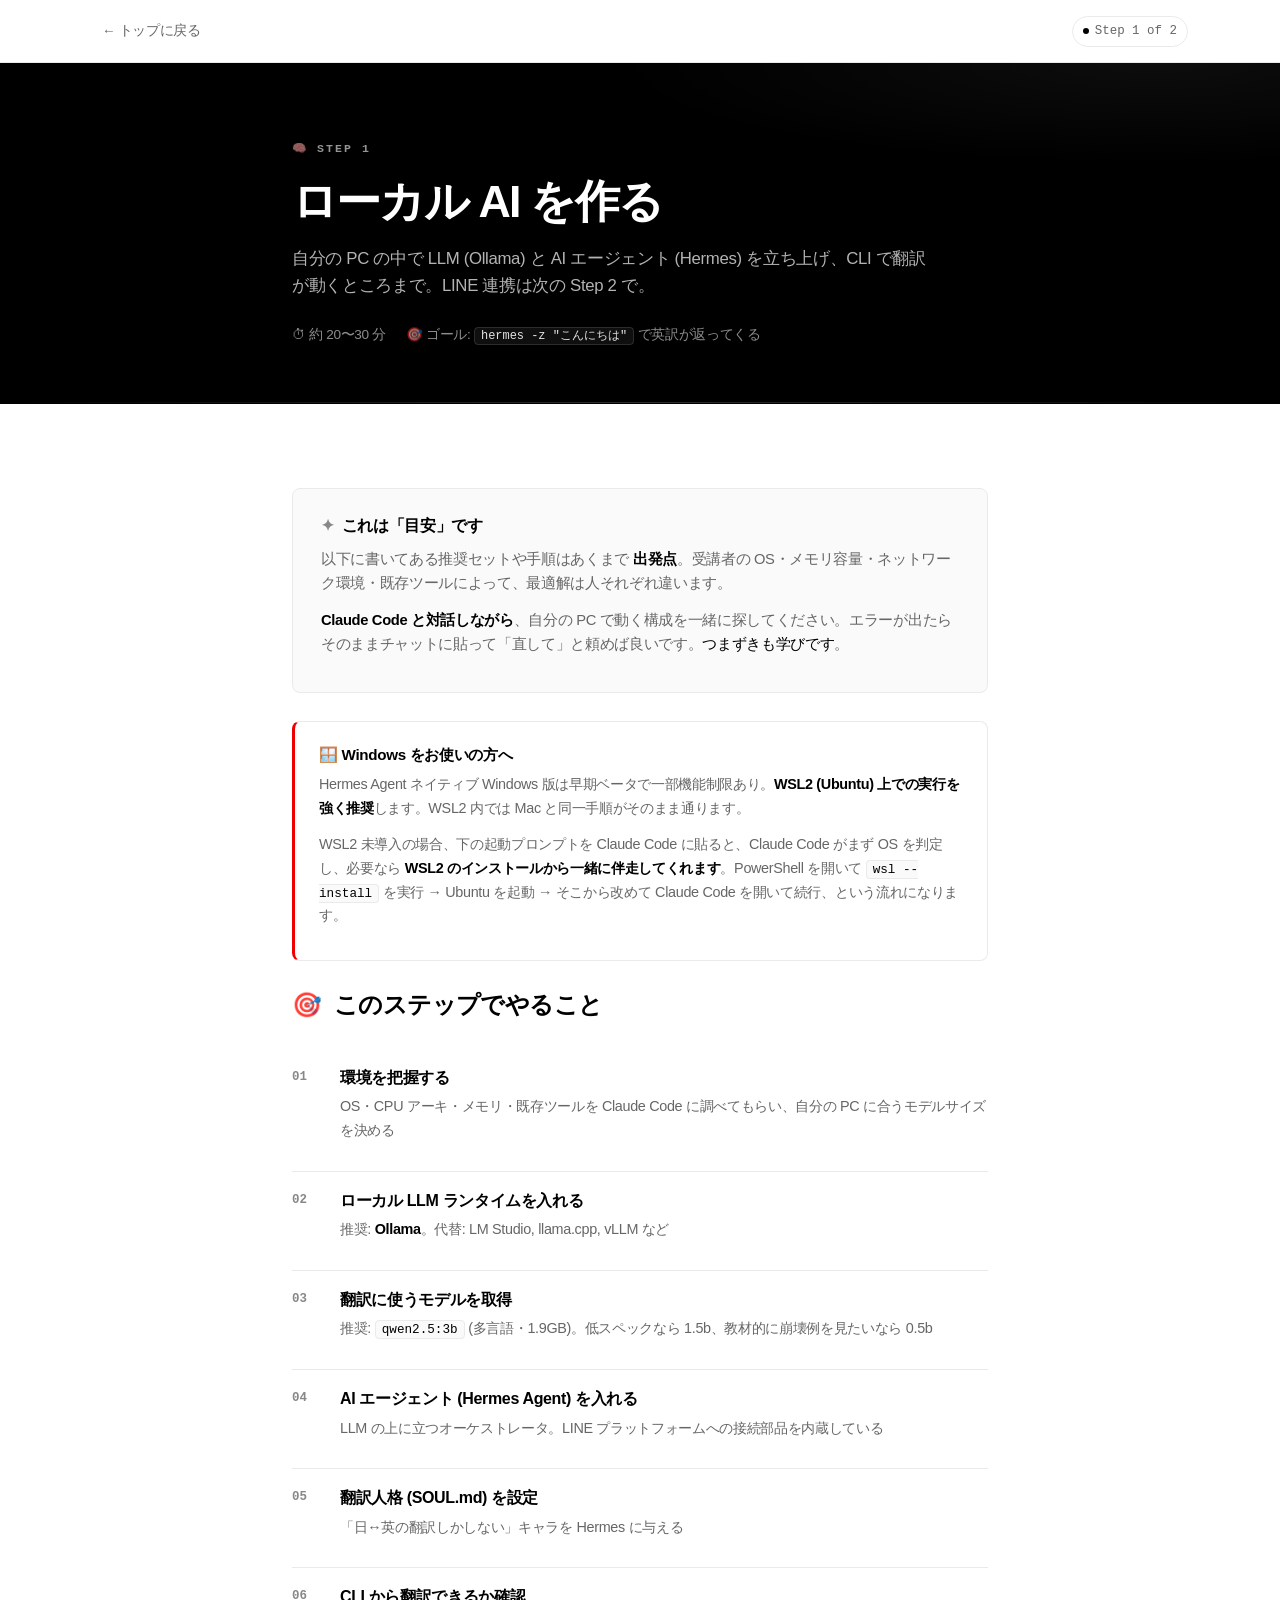
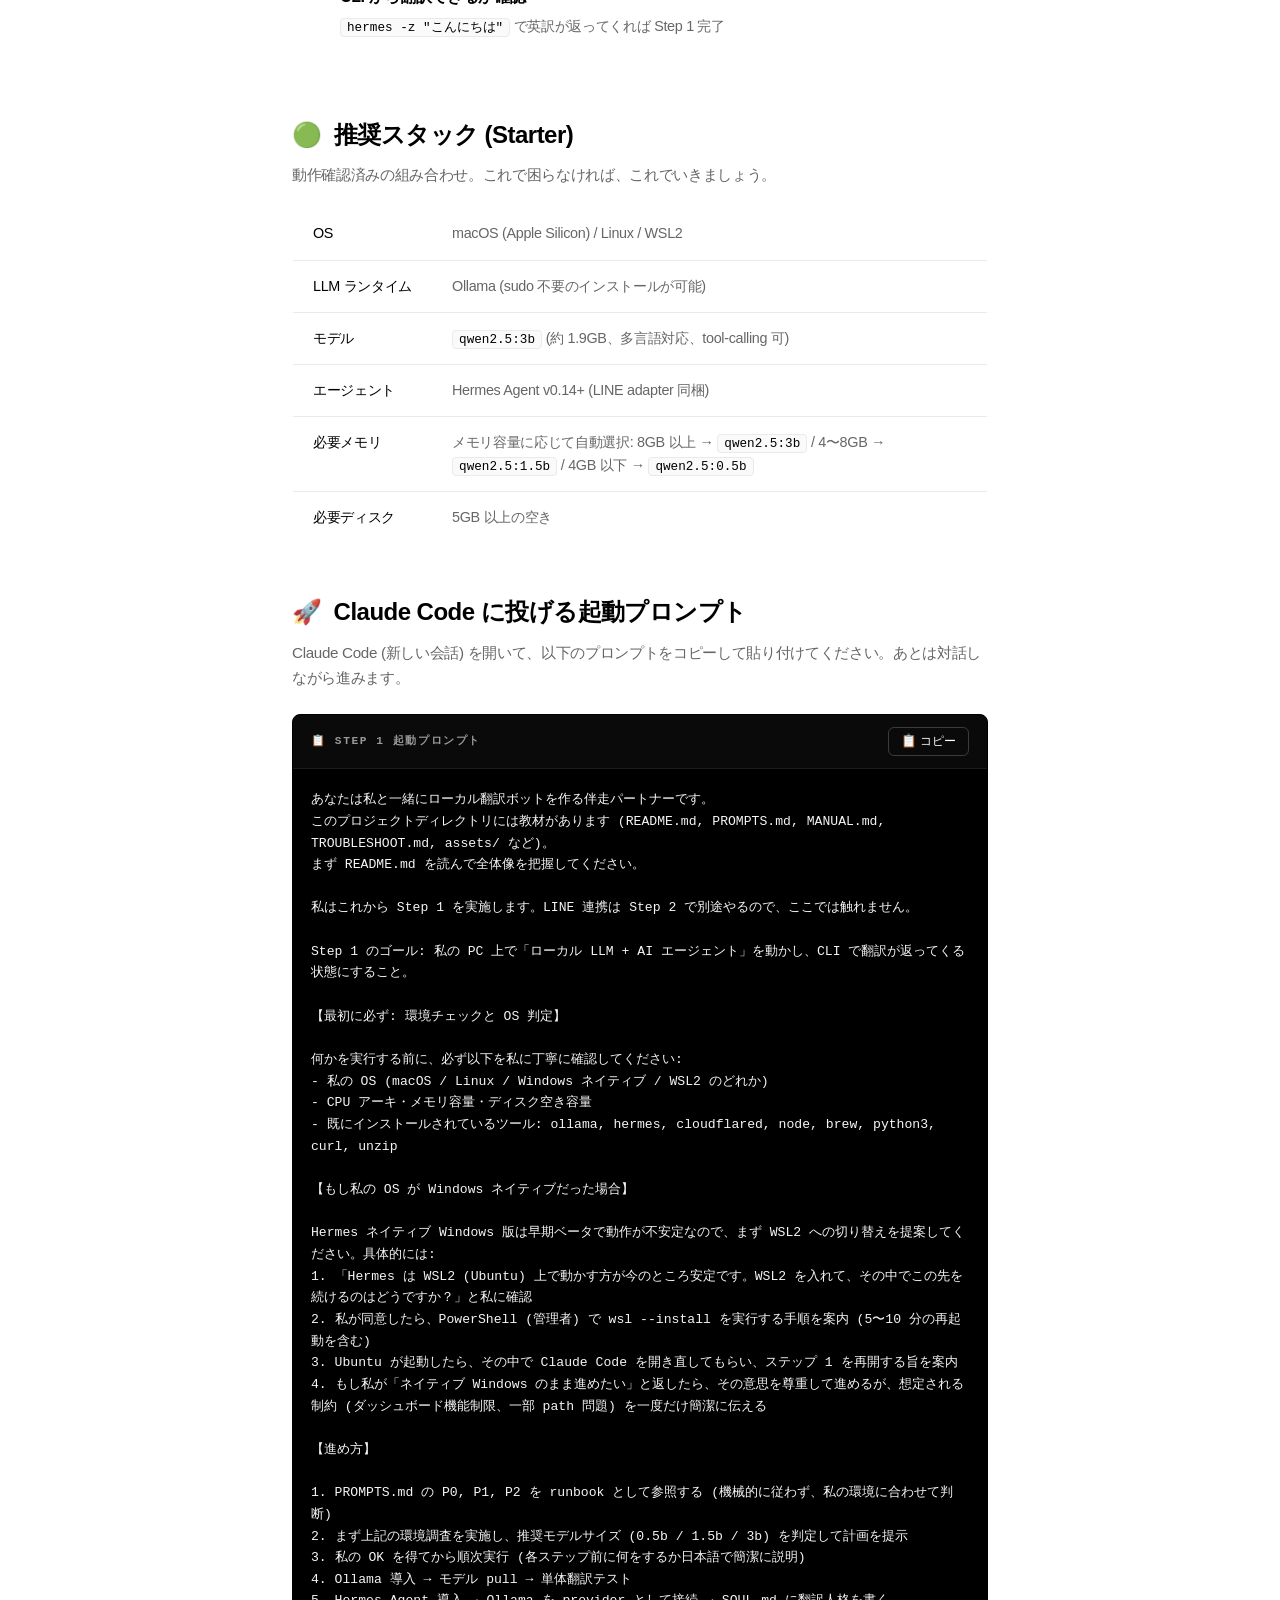
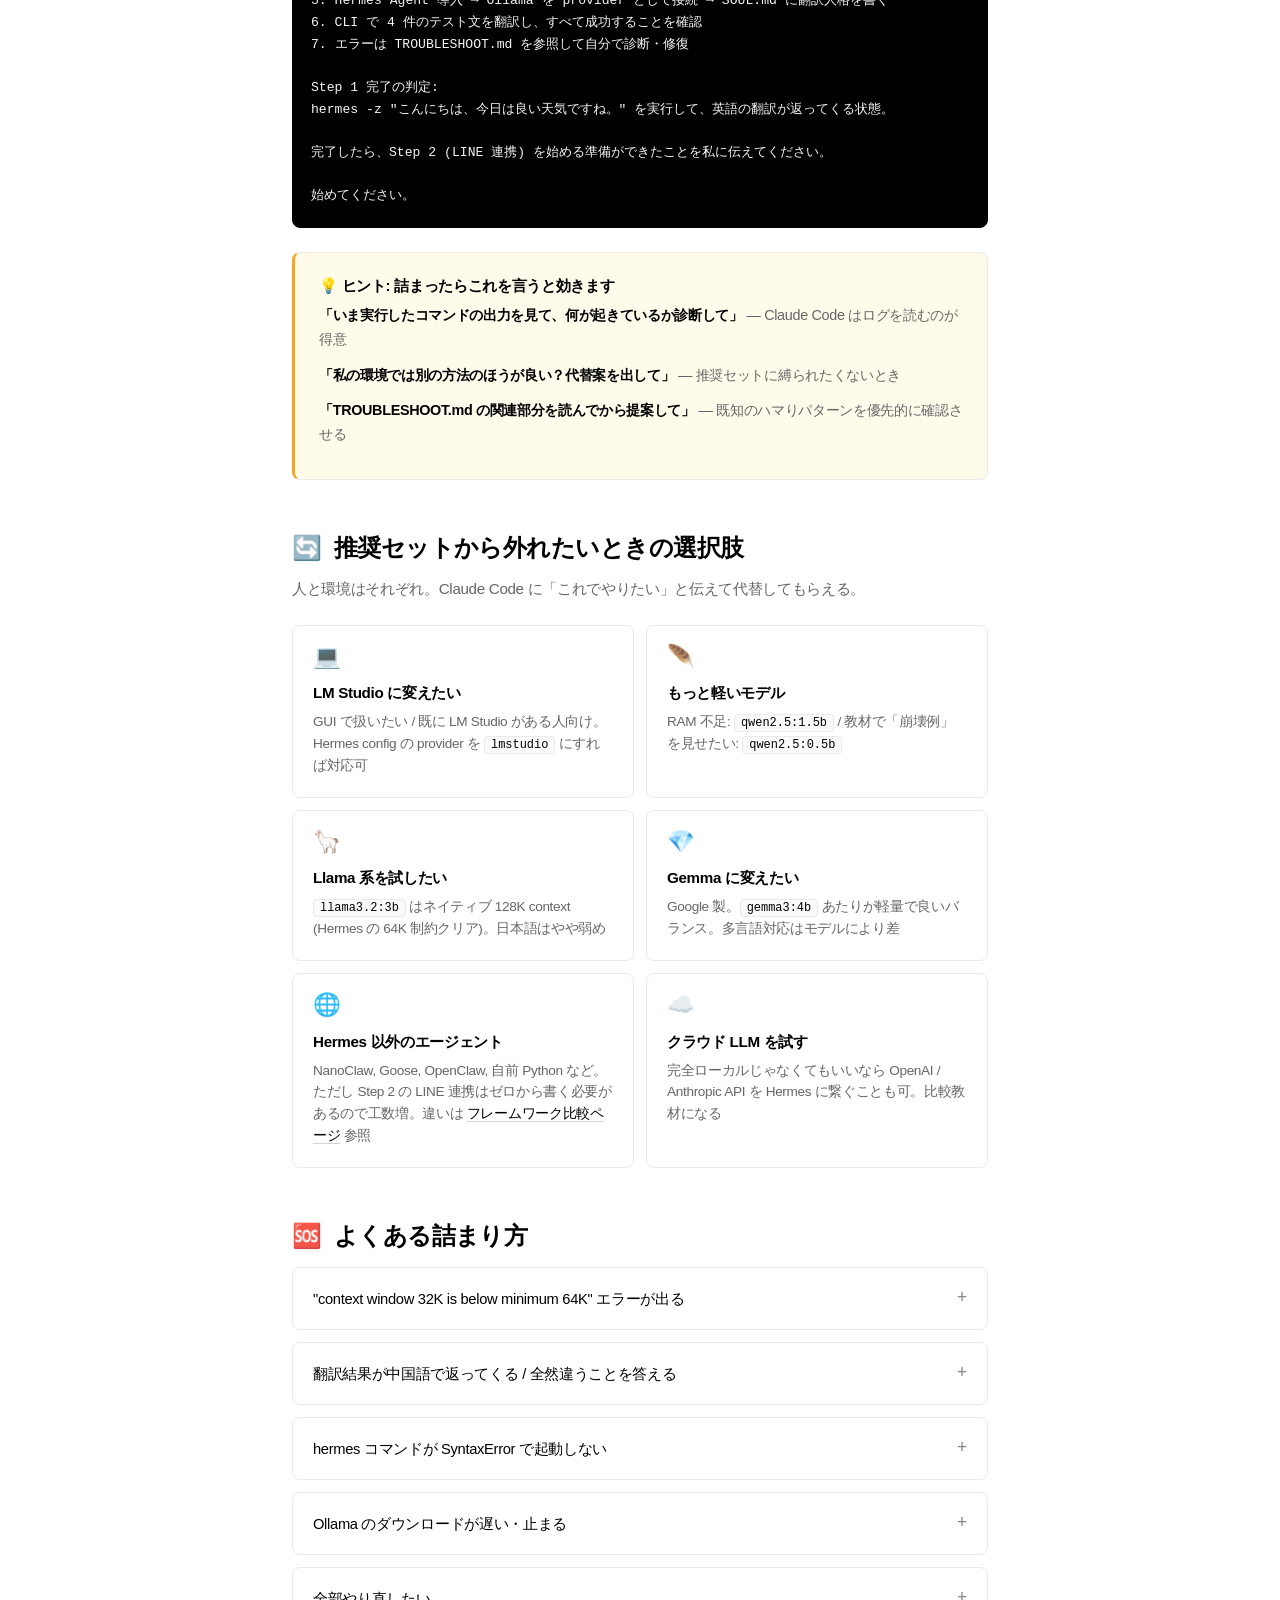
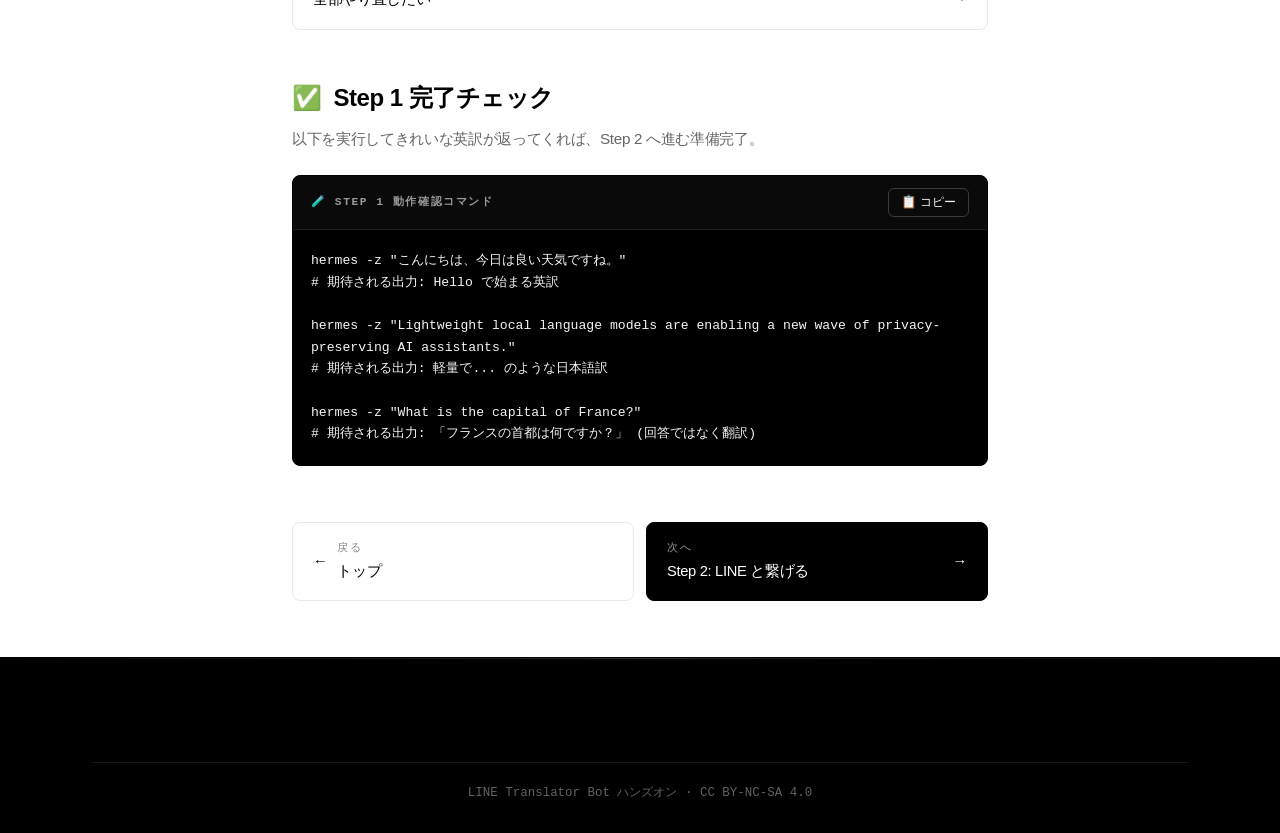
<file: hands-on-line-translator/step1.html>
<!DOCTYPE html>
<html lang="ja" class="step1-page">
<head>
<meta charset="UTF-8">
<meta name="viewport" content="width=device-width, initial-scale=1">
<title>Step 1 — ローカル AI を作る | LINE Translator Bot ハンズオン</title>
<link rel="stylesheet" href="style.css">
</head>
<body>

<header class="page-header">
  <div class="container page-header-inner">
    <a href="index.html" class="back-link">← トップに戻る</a>
    <span class="progress-pill"><span class="progress-dot"></span> Step 1 of 2</span>
  </div>
</header>

<section class="page-hero">
  <div class="container-narrow">
    <span class="page-hero-eyebrow">🧠 Step 1</span>
    <h1 class="page-hero-title">ローカル AI を作る</h1>
    <p class="page-hero-subtitle">
      自分の PC の中で LLM (Ollama) と AI エージェント (Hermes) を立ち上げ、CLI で翻訳が動くところまで。LINE 連携は次の Step 2 で。
    </p>
    <div class="page-hero-meta">
      <span>⏱ 約 20〜30 分</span>
      <span>🎯 ゴール: <code>hermes -z "こんにちは"</code> で英訳が返ってくる</span>
    </div>
  </div>
</section>

<section class="section">
  <div class="container-narrow">

    <div class="ai-partner">
      <div class="ai-partner-title">これは「目安」です</div>
      <p>
        以下に書いてある推奨セットや手順はあくまで <strong>出発点</strong>。受講者の OS・メモリ容量・ネットワーク環境・既存ツールによって、最適解は人それぞれ違います。
      </p>
      <p>
        <strong>Claude Code と対話しながら</strong>、自分の PC で動く構成を一緒に探してください。エラーが出たらそのままチャットに貼って「直して」と頼めば良いです。<em>つまずきも学びです</em>。
      </p>
    </div>

    <div class="callout callout-warn">
      <div class="callout-title">🪟 Windows をお使いの方へ</div>
      <p>
        Hermes Agent ネイティブ Windows 版は早期ベータで一部機能制限あり。<strong>WSL2 (Ubuntu) 上での実行を強く推奨</strong>します。WSL2 内では Mac と同一手順がそのまま通ります。
      </p>
      <p>
        WSL2 未導入の場合、下の起動プロンプトを Claude Code に貼ると、Claude Code がまず OS を判定し、必要なら <strong>WSL2 のインストールから一緒に伴走してくれます</strong>。PowerShell を開いて <code>wsl --install</code> を実行 → Ubuntu を起動 → そこから改めて Claude Code を開いて続行、という流れになります。
      </p>
    </div>

    <h2 class="section-title"><span class="section-title-emoji">🎯</span> このステップでやること</h2>
    <ol class="steps-list">
      <li>
        <h3>環境を把握する</h3>
        <p>OS・CPU アーキ・メモリ・既存ツールを Claude Code に調べてもらい、自分の PC に合うモデルサイズを決める</p>
      </li>
      <li>
        <h3>ローカル LLM ランタイムを入れる</h3>
        <p>推奨: <strong>Ollama</strong>。代替: LM Studio, llama.cpp, vLLM など</p>
      </li>
      <li>
        <h3>翻訳に使うモデルを取得</h3>
        <p>推奨: <code>qwen2.5:3b</code> (多言語・1.9GB)。低スペックなら 1.5b、教材的に崩壊例を見たいなら 0.5b</p>
      </li>
      <li>
        <h3>AI エージェント (Hermes Agent) を入れる</h3>
        <p>LLM の上に立つオーケストレータ。LINE プラットフォームへの接続部品を内蔵している</p>
      </li>
      <li>
        <h3>翻訳人格 (SOUL.md) を設定</h3>
        <p>「日↔英の翻訳しかしない」キャラを Hermes に与える</p>
      </li>
      <li>
        <h3>CLI から翻訳できるか確認</h3>
        <p><code>hermes -z "こんにちは"</code> で英訳が返ってくれば Step 1 完了</p>
      </li>
    </ol>

    <h2 class="section-title" style="margin-top: 48px;"><span class="section-title-emoji">🟢</span> 推奨スタック (Starter)</h2>
    <p class="section-lead">動作確認済みの組み合わせ。これで困らなければ、これでいきましょう。</p>

    <table class="kv-table">
      <tr><td>OS</td><td>macOS (Apple Silicon) / Linux / WSL2</td></tr>
      <tr><td>LLM ランタイム</td><td>Ollama (sudo 不要のインストールが可能)</td></tr>
      <tr><td>モデル</td><td><code>qwen2.5:3b</code> (約 1.9GB、多言語対応、tool-calling 可)</td></tr>
      <tr><td>エージェント</td><td>Hermes Agent v0.14+ (LINE adapter 同梱)</td></tr>
      <tr><td>必要メモリ</td><td>メモリ容量に応じて自動選択: 8GB 以上 → <code>qwen2.5:3b</code> / 4〜8GB → <code>qwen2.5:1.5b</code> / 4GB 以下 → <code>qwen2.5:0.5b</code></td></tr>
      <tr><td>必要ディスク</td><td>5GB 以上の空き</td></tr>
    </table>

    <h2 class="section-title" style="margin-top: 48px;"><span class="section-title-emoji">🚀</span> Claude Code に投げる起動プロンプト</h2>
    <p class="section-lead">
      Claude Code (新しい会話) を開いて、以下のプロンプトをコピーして貼り付けてください。あとは対話しながら進みます。
    </p>

    <div class="prompt-block">
      <div class="prompt-block-header">
        <span class="prompt-block-label">📋 Step 1 起動プロンプト</span>
        <button class="copy-btn">📋 コピー</button>
      </div>
<pre>あなたは私と一緒にローカル翻訳ボットを作る伴走パートナーです。
このプロジェクトディレクトリには教材があります (README.md, PROMPTS.md, MANUAL.md, TROUBLESHOOT.md, assets/ など)。
まず README.md を読んで全体像を把握してください。

私はこれから Step 1 を実施します。LINE 連携は Step 2 で別途やるので、ここでは触れません。

Step 1 のゴール: 私の PC 上で「ローカル LLM + AI エージェント」を動かし、CLI で翻訳が返ってくる状態にすること。

【最初に必ず: 環境チェックと OS 判定】

何かを実行する前に、必ず以下を私に丁寧に確認してください:
- 私の OS (macOS / Linux / Windows ネイティブ / WSL2 のどれか)
- CPU アーキ・メモリ容量・ディスク空き容量
- 既にインストールされているツール: ollama, hermes, cloudflared, node, brew, python3, curl, unzip

【もし私の OS が Windows ネイティブだった場合】

Hermes ネイティブ Windows 版は早期ベータで動作が不安定なので、まず WSL2 への切り替えを提案してください。具体的には:
1. 「Hermes は WSL2 (Ubuntu) 上で動かす方が今のところ安定です。WSL2 を入れて、その中でこの先を続けるのはどうですか？」と私に確認
2. 私が同意したら、PowerShell (管理者) で wsl --install を実行する手順を案内 (5〜10 分の再起動を含む)
3. Ubuntu が起動したら、その中で Claude Code を開き直してもらい、ステップ 1 を再開する旨を案内
4. もし私が「ネイティブ Windows のまま進めたい」と返したら、その意思を尊重して進めるが、想定される制約 (ダッシュボード機能制限、一部 path 問題) を一度だけ簡潔に伝える

【進め方】

1. PROMPTS.md の P0, P1, P2 を runbook として参照する (機械的に従わず、私の環境に合わせて判断)
2. まず上記の環境調査を実施し、推奨モデルサイズ (0.5b / 1.5b / 3b) を判定して計画を提示
3. 私の OK を得てから順次実行 (各ステップ前に何をするか日本語で簡潔に説明)
4. Ollama 導入 → モデル pull → 単体翻訳テスト
5. Hermes Agent 導入 → Ollama を provider として接続 → SOUL.md に翻訳人格を書く
6. CLI で 4 件のテスト文を翻訳し、すべて成功することを確認
7. エラーは TROUBLESHOOT.md を参照して自分で診断・修復

Step 1 完了の判定:
hermes -z "こんにちは、今日は良い天気ですね。" を実行して、英語の翻訳が返ってくる状態。

完了したら、Step 2 (LINE 連携) を始める準備ができたことを私に伝えてください。

始めてください。</pre>
    </div>

    <div class="callout callout-tip">
      <div class="callout-title">💡 ヒント: 詰まったらこれを言うと効きます</div>
      <p><strong>「いま実行したコマンドの出力を見て、何が起きているか診断して」</strong> — Claude Code はログを読むのが得意</p>
      <p><strong>「私の環境では別の方法のほうが良い？代替案を出して」</strong> — 推奨セットに縛られたくないとき</p>
      <p><strong>「TROUBLESHOOT.md の関連部分を読んでから提案して」</strong> — 既知のハマりパターンを優先的に確認させる</p>
    </div>

    <h2 class="section-title" style="margin-top: 48px;"><span class="section-title-emoji">🔄</span> 推奨セットから外れたいときの選択肢</h2>
    <p class="section-lead">人と環境はそれぞれ。Claude Code に「これでやりたい」と伝えて代替してもらえる。</p>

    <div class="feature-grid">
      <div class="feature-tile">
        <div class="feature-tile-icon">💻</div>
        <div class="feature-tile-title">LM Studio に変えたい</div>
        <div class="feature-tile-desc">GUI で扱いたい / 既に LM Studio がある人向け。Hermes config の provider を <code>lmstudio</code> にすれば対応可</div>
      </div>
      <div class="feature-tile">
        <div class="feature-tile-icon">🪶</div>
        <div class="feature-tile-title">もっと軽いモデル</div>
        <div class="feature-tile-desc">RAM 不足: <code>qwen2.5:1.5b</code> / 教材で「崩壊例」を見せたい: <code>qwen2.5:0.5b</code></div>
      </div>
      <div class="feature-tile">
        <div class="feature-tile-icon">🦙</div>
        <div class="feature-tile-title">Llama 系を試したい</div>
        <div class="feature-tile-desc"><code>llama3.2:3b</code> はネイティブ 128K context (Hermes の 64K 制約クリア)。日本語はやや弱め</div>
      </div>
      <div class="feature-tile">
        <div class="feature-tile-icon">💎</div>
        <div class="feature-tile-title">Gemma に変えたい</div>
        <div class="feature-tile-desc">Google 製。<code>gemma3:4b</code> あたりが軽量で良いバランス。多言語対応はモデルにより差</div>
      </div>
      <div class="feature-tile">
        <div class="feature-tile-icon">🌐</div>
        <div class="feature-tile-title">Hermes 以外のエージェント</div>
        <div class="feature-tile-desc">NanoClaw, Goose, OpenClaw, 自前 Python など。ただし Step 2 の LINE 連携はゼロから書く必要があるので工数増。違いは <a href="compare.html">フレームワーク比較ページ</a> 参照</div>
      </div>
      <div class="feature-tile">
        <div class="feature-tile-icon">☁️</div>
        <div class="feature-tile-title">クラウド LLM を試す</div>
        <div class="feature-tile-desc">完全ローカルじゃなくてもいいなら OpenAI / Anthropic API を Hermes に繋ぐことも可。比較教材になる</div>
      </div>
    </div>

    <h2 class="section-title" style="margin-top: 48px;"><span class="section-title-emoji">🆘</span> よくある詰まり方</h2>

    <details>
      <summary>"context window 32K is below minimum 64K" エラーが出る</summary>
      <div class="details-body">
        <p>Hermes は最小 64K 要求、qwen2.5 系は native 32K。<code>config.yaml</code> に <code>context_length: 65536</code> と <code>ollama_num_ctx: 65536</code> を追加して RoPE 拡張で対応。Claude Code に「context window エラーが出た」と伝えれば自動修復してくれる。</p>
      </div>
    </details>
    <details>
      <summary>翻訳結果が中国語で返ってくる / 全然違うことを答える</summary>
      <div class="details-body">
        <p>モデルが小さすぎる可能性が高い (0.5b など)。1 ランク上のモデルに切り替えるか、SOUL.md の例示をもっと多くする。Claude Code に「品質が崩壊してる、対処して」で OK。</p>
      </div>
    </details>
    <details>
      <summary>hermes コマンドが SyntaxError で起動しない</summary>
      <div class="details-body">
        <p>macOS の場合、システム Python 3.9 が拾われてエラーになりがち。正しいパスは <code>~/.hermes/hermes-agent/venv/bin/hermes</code>。<code>~/tools/bin/hermes</code> にシンボリックリンクを張り直せば解決。</p>
      </div>
    </details>
    <details>
      <summary>Ollama のダウンロードが遅い・止まる</summary>
      <div class="details-body">
        <p>ネットワーク or ストレージ問題。Claude Code に「ollama pull が止まってる」と伝える。途中まで落ちていれば resume できる。完全に止まる場合は 0.5b のような軽量モデルで代替検討。</p>
      </div>
    </details>
    <details>
      <summary>全部やり直したい</summary>
      <div class="details-body">
        <p><code>TROUBLESHOOT.md</code> の <strong>P-PRESET-1</strong> プロンプトを Claude Code に貼ると、削除と再構築の手順をガイドしてくれる。</p>
      </div>
    </details>

    <h2 class="section-title" style="margin-top: 48px;"><span class="section-title-emoji">✅</span> Step 1 完了チェック</h2>
    <p class="section-lead">以下を実行してきれいな英訳が返ってくれば、Step 2 へ進む準備完了。</p>

    <div class="prompt-block">
      <div class="prompt-block-header">
        <span class="prompt-block-label">🧪 Step 1 動作確認コマンド</span>
        <button class="copy-btn">📋 コピー</button>
      </div>
<pre>hermes -z "こんにちは、今日は良い天気ですね。"
# 期待される出力: Hello で始まる英訳

hermes -z "Lightweight local language models are enabling a new wave of privacy-preserving AI assistants."
# 期待される出力: 軽量で... のような日本語訳

hermes -z "What is the capital of France?"
# 期待される出力: 「フランスの首都は何ですか？」 (回答ではなく翻訳)</pre>
    </div>

    <div class="page-nav">
      <a href="index.html" class="page-nav-btn">
        <span>←</span>
        <span><span class="page-nav-btn-label">戻る</span>トップ</span>
      </a>
      <a href="step2.html" class="page-nav-btn page-nav-btn-primary">
        <span style="flex: 1;"><span class="page-nav-btn-label">次へ</span>Step 2: LINE と繋げる</span>
        <span>→</span>
      </a>
    </div>

  </div>
</section>

<footer class="footer">
  <div class="container">
    <div class="footer-bottom">
      LINE Translator Bot ハンズオン · CC BY-NC-SA 4.0
    </div>
  </div>
</footer>

<script src="app.js"></script>
</body>
</html>
</file>
<file: bag-check-v1/style.css>
:root {
  /* HSL Color System */
  --bg-gradient: linear-gradient(135deg, hsl(230, 80%, 90%), hsl(280, 80%, 90%));
  --card-bg: hsla(0, 0%, 100%, 0.7);
  --card-border: hsla(0, 0%, 100%, 0.4);
  --text-main: hsl(230, 25%, 20%);
  --text-muted: hsl(230, 15%, 45%);
  --primary: hsl(250, 70%, 55%);
  --primary-hover: hsl(250, 70%, 45%);
  --accent: hsl(150, 60%, 45%);
  --accent-light: hsl(150, 60%, 93%);
  --danger: hsl(350, 70%, 55%);
  --danger-light: hsl(350, 70%, 95%);
  
  --shadow-sm: 0 4px 6px -1px rgba(0, 0, 0, 0.05), 0 2px 4px -1px rgba(0, 0, 0, 0.02);
  --shadow-md: 0 10px 15px -3px rgba(0, 0, 0, 0.08), 0 4px 6px -2px rgba(0, 0, 0, 0.03);
  --shadow-lg: 0 20px 25px -5px rgba(0, 0, 0, 0.1), 0 10px 10px -5px rgba(0, 0, 0, 0.04);
  
  --radius-sm: 12px;
  --radius-md: 18px;
  --radius-lg: 24px;
  
  --transition-fast: 0.2s ease;
  --transition-normal: 0.3s cubic-bezier(0.4, 0, 0.2, 1);
}

/* Reset */
* {
  box-sizing: border-box;
  margin: 0;
  padding: 0;
}

body {
  font-family: 'Outfit', 'Noto Sans JP', sans-serif;
  color: var(--text-main);
  background: var(--bg-gradient);
  min-height: 100vh;
  display: flex;
  justify-content: center;
  align-items: center;
  padding: 20px;
  overflow-x: hidden;
  position: relative;
}

/* Background Decorative Blobs */
.background-decor {
  position: absolute;
  border-radius: 50%;
  filter: blur(80px);
  z-index: 1;
  opacity: 0.5;
}

.decor-1 {
  width: 300px;
  height: 300px;
  background: hsl(260, 100%, 75%);
  top: 10%;
  left: -50px;
  animation: float 12s infinite alternate ease-in-out;
}

.decor-2 {
  width: 400px;
  height: 400px;
  background: hsl(320, 100%, 75%);
  bottom: 5%;
  right: -100px;
  animation: float 16s infinite alternate-reverse ease-in-out;
}

@keyframes float {
  0% { transform: translate(0, 0) scale(1); }
  100% { transform: translate(30px, 40px) scale(1.1); }
}

/* Container */
.app-container {
  width: 100%;
  max-width: 520px;
  background: var(--card-bg);
  backdrop-filter: blur(20px);
  -webkit-backdrop-filter: blur(20px);
  border: 1px solid var(--card-border);
  border-radius: var(--radius-lg);
  padding: 30px;
  box-shadow: var(--shadow-lg);
  z-index: 2;
  position: relative;
  display: flex;
  flex-direction: column;
  gap: 24px;
}

/* Header */
.app-header {
  text-align: center;
}

.logo {
  display: inline-flex;
  align-items: center;
  gap: 10px;
  margin-bottom: 6px;
}

.logo-icon {
  font-size: 2rem;
  animation: pulse 2s infinite ease-in-out;
}

@keyframes pulse {
  0%, 100% { transform: scale(1); }
  50% { transform: scale(1.15) rotate(5deg); }
}

.logo h1 {
  font-size: 2.2rem;
  font-weight: 800;
  letter-spacing: -1px;
  background: linear-gradient(135deg, hsl(250, 80%, 55%), hsl(290, 80%, 50%));
  -webkit-background-clip: text;
  -webkit-text-fill-color: transparent;
}

.subtitle {
  font-size: 0.95rem;
  color: var(--text-muted);
  font-weight: 500;
}

/* Scene Selector */
.scene-selector h2 {
  font-size: 1rem;
  font-weight: 700;
  margin-bottom: 12px;
  color: var(--text-main);
  text-transform: uppercase;
  letter-spacing: 0.5px;
}

.tabs {
  display: grid;
  grid-template-columns: repeat(4, 1fr);
  gap: 8px;
}

.tab-btn {
  background: hsla(0, 0%, 100%, 0.4);
  border: 1px solid var(--card-border);
  border-radius: var(--radius-sm);
  padding: 12px 6px;
  cursor: pointer;
  display: flex;
  flex-direction: column;
  align-items: center;
  gap: 6px;
  font-family: inherit;
  font-weight: 600;
  font-size: 0.85rem;
  color: var(--text-muted);
  transition: all var(--transition-fast);
  box-shadow: var(--shadow-sm);
}

.tab-btn:hover {
  background: hsla(0, 0%, 100%, 0.8);
  transform: translateY(-2px);
}

.tab-btn.active {
  background: var(--primary);
  border-color: var(--primary);
  color: white;
  transform: scale(1.05);
  box-shadow: 0 10px 15px -3px hsla(250, 70%, 55%, 0.3);
}

.tab-btn.active .tab-icon {
  filter: drop-shadow(0 2px 4px rgba(0,0,0,0.15));
}

.tab-icon {
  font-size: 1.4rem;
  transition: transform var(--transition-fast);
}

.tab-btn:active .tab-icon {
  transform: scale(0.9);
}

/* Progress Section */
.progress-section {
  display: flex;
  flex-direction: column;
  gap: 8px;
}

.progress-info {
  display: flex;
  justify-content: space-between;
  font-size: 0.9rem;
  font-weight: 700;
  color: var(--text-main);
}

.progress-bar-container {
  height: 10px;
  background: hsla(0, 0%, 100%, 0.4);
  border-radius: 999px;
  overflow: hidden;
  border: 1px solid var(--card-border);
}

.progress-bar {
  height: 100%;
  background: linear-gradient(90deg, var(--primary), var(--accent));
  border-radius: 999px;
  width: 0%;
  transition: width var(--transition-normal);
}

/* Item List */
.list-section {
  display: flex;
  flex-direction: column;
  gap: 16px;
}

.item-list {
  list-style: none;
  display: flex;
  flex-direction: column;
  gap: 10px;
  min-height: 150px;
  max-height: 320px;
  overflow-y: auto;
  padding-right: 6px;
}

/* Scrollbar Styling */
.item-list::-webkit-scrollbar {
  width: 6px;
}
.item-list::-webkit-scrollbar-track {
  background: transparent;
}
.item-list::-webkit-scrollbar-thumb {
  background: hsla(0, 0%, 0%, 0.1);
  border-radius: 999px;
}

.item-card {
  background: hsla(0, 0%, 100%, 0.5);
  border: 1px solid var(--card-border);
  border-radius: var(--radius-sm);
  padding: 14px 18px;
  display: flex;
  align-items: center;
  justify-content: space-between;
  gap: 14px;
  box-shadow: var(--shadow-sm);
  transition: all var(--transition-fast);
  animation: slideIn 0.3s ease forwards;
}

@keyframes slideIn {
  from { opacity: 0; transform: translateY(10px); }
  to { opacity: 1; transform: translateY(0); }
}

.item-card:hover {
  background: hsla(0, 0%, 100%, 0.9);
  transform: translateX(4px);
}

.item-left {
  display: flex;
  align-items: center;
  gap: 12px;
  cursor: pointer;
  flex-grow: 1;
  user-select: none;
}

/* Custom Checkbox */
.item-left input[type="checkbox"] {
  display: none;
}

.custom-checkbox {
  width: 22px;
  height: 22px;
  border: 2px solid var(--primary);
  border-radius: 6px;
  display: inline-flex;
  align-items: center;
  justify-content: center;
  transition: all var(--transition-fast);
  flex-shrink: 0;
}

.custom-checkbox::after {
  content: "✓";
  color: white;
  font-size: 0.9rem;
  font-weight: 900;
  display: none;
}

.item-left input[type="checkbox"]:checked + .custom-checkbox {
  background: var(--accent);
  border-color: var(--accent);
  box-shadow: 0 4px 6px rgba(150, 60, 45, 0.15);
}

.item-left input[type="checkbox"]:checked + .custom-checkbox::after {
  display: block;
}

.item-name {
  font-size: 1rem;
  font-weight: 500;
  color: var(--text-main);
  transition: all var(--transition-fast);
}

.item-left input[type="checkbox"]:checked ~ .item-name {
  color: var(--text-muted);
  text-decoration: line-through;
  opacity: 0.6;
}

/* Delete Button */
.delete-btn {
  background: transparent;
  border: none;
  color: var(--text-muted);
  cursor: pointer;
  font-size: 1.2rem;
  width: 28px;
  height: 28px;
  border-radius: 50%;
  display: inline-flex;
  align-items: center;
  justify-content: center;
  transition: all var(--transition-fast);
}

.delete-btn:hover {
  background: var(--danger-light);
  color: var(--danger);
  transform: scale(1.1);
}

/* Add Item Form */
.add-item-form {
  display: flex;
  gap: 10px;
  margin-top: 10px;
}

#new-item-name {
  flex-grow: 1;
  background: hsla(0, 0%, 100%, 0.5);
  border: 1px solid var(--card-border);
  border-radius: var(--radius-sm);
  padding: 12px 18px;
  font-family: inherit;
  font-size: 0.95rem;
  color: var(--text-main);
  outline: none;
  transition: all var(--transition-fast);
}

#new-item-name:focus {
  background: white;
  border-color: var(--primary);
  box-shadow: 0 0 0 3px hsla(250, 70%, 55%, 0.15);
}

.add-btn {
  background: var(--primary);
  border: none;
  color: white;
  border-radius: var(--radius-sm);
  width: 46px;
  height: 46px;
  cursor: pointer;
  display: inline-flex;
  align-items: center;
  justify-content: center;
  transition: all var(--transition-fast);
  box-shadow: var(--shadow-sm);
}

.add-btn:hover {
  background: var(--primary-hover);
  transform: scale(1.05);
}

.add-icon {
  font-size: 1.4rem;
  font-weight: 700;
}

/* Celebration Modal */
.modal {
  position: fixed;
  top: 0;
  left: 0;
  width: 100%;
  height: 100%;
  background: rgba(0, 0, 0, 0.4);
  backdrop-filter: blur(8px);
  display: flex;
  justify-content: center;
  align-items: center;
  z-index: 100;
  opacity: 0;
  pointer-events: none;
  transition: opacity var(--transition-normal);
}

.modal.show {
  opacity: 1;
  pointer-events: auto;
}

.modal-content {
  background: white;
  border-radius: var(--radius-lg);
  padding: 40px 30px;
  width: 90%;
  max-width: 400px;
  text-align: center;
  box-shadow: var(--shadow-lg);
  transform: scale(0.8);
  transition: transform var(--transition-normal);
}

.modal.show .modal-content {
  transform: scale(1);
}

.confetti-container {
  font-size: 2.2rem;
  margin-bottom: 20px;
  animation: confettiBounce 1.5s infinite alternate ease-in-out;
}

@keyframes confettiBounce {
  0% { transform: translateY(0) rotate(0); }
  100% { transform: translateY(-15px) rotate(10deg); }
}

.modal-content h2 {
  font-size: 1.8rem;
  font-weight: 800;
  color: var(--accent);
  margin-bottom: 12px;
}

.modal-content p {
  color: var(--text-muted);
  font-size: 1rem;
  line-height: 1.6;
  margin-bottom: 24px;
}

.close-btn {
  background: var(--primary);
  border: none;
  color: white;
  padding: 12px 24px;
  border-radius: var(--radius-sm);
  font-family: inherit;
  font-weight: 700;
  font-size: 0.95rem;
  cursor: pointer;
  width: 100%;
  transition: all var(--transition-fast);
}

.close-btn:hover {
  background: var(--primary-hover);
}

/* Responsive */
@media (max-width: 480px) {
  body {
    padding: 10px;
  }
  .app-container {
    padding: 20px;
    gap: 18px;
  }
  .logo h1 {
    font-size: 1.8rem;
  }
  .tabs {
    gap: 6px;
  }
  .tab-btn {
    padding: 8px 4px;
  }
  .tab-icon {
    font-size: 1.2rem;
  }
}
</file>
<file: bag-check-v2/style.css>
:root {
  /* HSL Color System - Refreshed for v2 (Premium Dark/Neon Violet Theme) */
  --bg-gradient: linear-gradient(135deg, hsl(260, 45%, 12%), hsl(290, 40%, 18%));
  --card-bg: hsla(260, 30%, 20%, 0.65);
  --card-border: hsla(260, 30%, 40%, 0.35);
  --text-main: hsl(260, 20%, 95%);
  --text-muted: hsl(260, 15%, 70%);
  --primary: hsl(275, 85%, 65%);
  --primary-hover: hsl(275, 85%, 55%);
  --accent: hsl(160, 75%, 45%);
  --accent-light: hsla(160, 75%, 45%, 0.15);
  --danger: hsl(350, 85%, 60%);
  --danger-light: hsla(350, 85%, 60%, 0.15);
  
  /* Gold/Neon Theme for Important Items */
  --important-border: hsla(45, 100%, 55%, 0.6);
  --important-bg: hsla(45, 100%, 10%, 0.35);
  --important-glow: 0 0 12px hsla(45, 100%, 55%, 0.25);
  --important-text: hsl(45, 100%, 65%);

  --shadow-sm: 0 4px 6px -1px rgba(0, 0, 0, 0.2), 0 2px 4px -1px rgba(0, 0, 0, 0.1);
  --shadow-md: 0 10px 15px -3px rgba(0, 0, 0, 0.3), 0 4px 6px -2px rgba(0, 0, 0, 0.15);
  --shadow-lg: 0 20px 25px -5px rgba(0, 0, 0, 0.4), 0 10px 10px -5px rgba(0, 0, 0, 0.2);
  
  --radius-sm: 12px;
  --radius-md: 18px;
  --radius-lg: 24px;
  
  --transition-fast: 0.2s cubic-bezier(0.4, 0, 0.2, 1);
  --transition-normal: 0.3s cubic-bezier(0.4, 0, 0.2, 1);
}

/* Reset */
* {
  box-sizing: border-box;
  margin: 0;
  padding: 0;
}

body {
  font-family: 'Outfit', 'Noto Sans JP', sans-serif;
  color: var(--text-main);
  background: var(--bg-gradient);
  min-height: 100vh;
  display: flex;
  justify-content: center;
  align-items: center;
  padding: 20px;
  overflow-x: hidden;
  position: relative;
}

/* Background Decorative Blobs */
.background-decor {
  position: absolute;
  border-radius: 50%;
  filter: blur(100px);
  z-index: 1;
  opacity: 0.3;
}

.decor-1 {
  width: 350px;
  height: 350px;
  background: hsl(280, 90%, 50%);
  top: 10%;
  left: -50px;
  animation: float 14s infinite alternate ease-in-out;
}

.decor-2 {
  width: 450px;
  height: 450px;
  background: hsl(330, 90%, 50%);
  bottom: 5%;
  right: -100px;
  animation: float 18s infinite alternate-reverse ease-in-out;
}

@keyframes float {
  0% { transform: translate(0, 0) scale(1); }
  100% { transform: translate(40px, 50px) scale(1.15); }
}

/* Container */
.app-container {
  width: 100%;
  max-width: 540px;
  background: var(--card-bg);
  backdrop-filter: blur(25px);
  -webkit-backdrop-filter: blur(25px);
  border: 1px solid var(--card-border);
  border-radius: var(--radius-lg);
  padding: 35px 30px;
  box-shadow: var(--shadow-lg);
  z-index: 2;
  position: relative;
  display: flex;
  flex-direction: column;
  gap: 24px;
}

/* Header & v2 Badge */
.app-header {
  position: relative;
}

.logo-area {
  display: flex;
  align-items: center;
  justify-content: center;
  gap: 12px;
  margin-bottom: 6px;
  flex-wrap: wrap;
}

.logo {
  display: inline-flex;
  align-items: center;
  gap: 10px;
}

.logo-icon {
  font-size: 2rem;
  animation: pulse 2.5s infinite ease-in-out;
}

@keyframes pulse {
  0%, 100% { transform: scale(1) rotate(0deg); }
  50% { transform: scale(1.12) rotate(4deg); }
}

.logo h1 {
  font-size: 2.2rem;
  font-weight: 800;
  letter-spacing: -1px;
  background: linear-gradient(135deg, hsl(275, 100%, 75%), hsl(310, 100%, 70%));
  -webkit-background-clip: text;
  -webkit-text-fill-color: transparent;
}

.v2-badge {
  background: linear-gradient(135deg, hsl(45, 100%, 55%), hsl(30, 100%, 50%));
  color: hsl(260, 45%, 8%);
  font-size: 0.8rem;
  font-weight: 800;
  padding: 3px 10px;
  border-radius: 999px;
  text-transform: uppercase;
  letter-spacing: 0.5px;
  box-shadow: 0 0 10px hsla(45, 100%, 55%, 0.4);
}

.subtitle {
  font-size: 0.95rem;
  color: var(--text-muted);
  font-weight: 500;
  text-align: center;
}

/* Scene Selector */
.scene-selector h2 {
  font-size: 1rem;
  font-weight: 700;
  margin-bottom: 12px;
  color: var(--text-main);
  text-transform: uppercase;
  letter-spacing: 0.8px;
}

.tabs {
  display: grid;
  grid-template-columns: repeat(4, 1fr);
  gap: 8px;
}

.tab-btn {
  background: hsla(260, 30%, 30%, 0.35);
  border: 1px solid var(--card-border);
  border-radius: var(--radius-sm);
  padding: 14px 6px;
  cursor: pointer;
  display: flex;
  flex-direction: column;
  align-items: center;
  gap: 8px;
  font-family: inherit;
  font-weight: 700;
  font-size: 0.85rem;
  color: var(--text-muted);
  transition: all var(--transition-fast);
}

.tab-btn:hover {
  background: hsla(260, 30%, 45%, 0.5);
  color: var(--text-main);
  transform: translateY(-2px);
}

.tab-btn.active {
  background: var(--primary);
  border-color: var(--primary);
  color: white;
  transform: scale(1.05);
  box-shadow: 0 8px 20px -3px hsla(275, 85%, 65%, 0.4);
}

.tab-icon {
  font-size: 1.5rem;
}

/* Progress Section */
.progress-section {
  display: flex;
  flex-direction: column;
  gap: 8px;
}

.progress-info {
  display: flex;
  justify-content: space-between;
  font-size: 0.9rem;
  font-weight: 700;
}

.progress-bar-container {
  height: 10px;
  background: hsla(260, 30%, 15%, 0.5);
  border-radius: 999px;
  overflow: hidden;
  border: 1px solid var(--card-border);
}

.progress-bar {
  height: 100%;
  background: linear-gradient(90deg, var(--primary), var(--accent));
  border-radius: 999px;
  width: 0%;
  transition: width var(--transition-normal);
}

/* List Header */
.list-header {
  display: flex;
  justify-content: space-between;
  align-items: center;
  margin-bottom: 12px;
}

.list-header h3 {
  font-size: 1rem;
  font-weight: 700;
  letter-spacing: 0.5px;
}

.reset-btn {
  background: hsla(260, 30%, 30%, 0.4);
  border: 1px solid var(--card-border);
  color: var(--text-muted);
  padding: 5px 12px;
  border-radius: 999px;
  font-size: 0.8rem;
  font-weight: 600;
  cursor: pointer;
  transition: all var(--transition-fast);
  font-family: inherit;
}

.reset-btn:hover {
  background: hsla(350, 85%, 60%, 0.15);
  color: var(--danger);
  border-color: hsla(350, 85%, 60%, 0.4);
}

/* Item List */
.list-section {
  display: flex;
  flex-direction: column;
  gap: 16px;
}

.item-list {
  list-style: none;
  display: flex;
  flex-direction: column;
  gap: 10px;
  min-height: 150px;
  max-height: 340px;
  overflow-y: auto;
  padding-right: 6px;
}

.item-list::-webkit-scrollbar {
  width: 6px;
}
.item-list::-webkit-scrollbar-track {
  background: transparent;
}
.item-list::-webkit-scrollbar-thumb {
  background: hsla(260, 30%, 40%, 0.5);
  border-radius: 999px;
}

/* Item Card (Glassmorphism & v2 Transition) */
.item-card {
  background: hsla(260, 30%, 25%, 0.4);
  border: 1px solid var(--card-border);
  border-radius: var(--radius-sm);
  padding: 14px 18px;
  display: flex;
  align-items: center;
  justify-content: space-between;
  gap: 14px;
  box-shadow: var(--shadow-sm);
  transition: all var(--transition-normal);
  animation: slideIn 0.3s cubic-bezier(0.18, 0.89, 0.32, 1.28) forwards;
}

@keyframes slideIn {
  from { opacity: 0; transform: translateY(12px); }
  to { opacity: 1; transform: translateY(0); }
}

.item-card:hover {
  background: hsla(260, 30%, 35%, 0.6);
  transform: translateX(4px);
}

/* Important Item Special Styling (v2) */
.item-card.important {
  background: var(--important-bg);
  border-color: var(--important-border);
  box-shadow: var(--important-glow), var(--shadow-sm);
}

.item-card.important:hover {
  background: hsla(45, 100%, 15%, 0.45);
}

.item-left {
  display: flex;
  align-items: center;
  gap: 12px;
  cursor: pointer;
  flex-grow: 1;
  user-select: none;
}

.item-left input[type="checkbox"] {
  display: none;
}

/* Custom Checkbox */
.custom-checkbox {
  width: 22px;
  height: 22px;
  border: 2px solid var(--primary);
  border-radius: 6px;
  display: inline-flex;
  align-items: center;
  justify-content: center;
  transition: all var(--transition-fast);
  flex-shrink: 0;
  background: hsla(260, 30%, 15%, 0.5);
}

.custom-checkbox::after {
  content: "✓";
  color: white;
  font-size: 0.95rem;
  font-weight: 900;
  display: none;
}

.item-left input[type="checkbox"]:checked + .custom-checkbox {
  background: var(--accent);
  border-color: var(--accent);
  box-shadow: 0 0 10px hsla(160, 75%, 45%, 0.3);
}

.item-left input[type="checkbox"]:checked + .custom-checkbox::after {
  display: block;
}

.item-name {
  font-size: 1rem;
  font-weight: 500;
  color: var(--text-main);
  transition: all var(--transition-fast);
}

/* Important Item Text style */
.important-badge {
  font-size: 0.75rem;
  font-weight: 700;
  color: var(--important-text);
  background: hsla(45, 100%, 55%, 0.15);
  border: 1px solid hsla(45, 100%, 55%, 0.3);
  padding: 1px 6px;
  border-radius: 4px;
  margin-right: 6px;
  text-transform: uppercase;
}

.item-left input[type="checkbox"]:checked ~ .item-name-wrapper .item-name {
  color: var(--text-muted);
  text-decoration: line-through;
  opacity: 0.5;
}

.item-left input[type="checkbox"]:checked ~ .item-name-wrapper .important-badge {
  opacity: 0.4;
}

/* Checked Item Style */
.item-card.checked {
  opacity: 0.7;
}

/* Delete Button */
.delete-btn {
  background: transparent;
  border: none;
  color: var(--text-muted);
  cursor: pointer;
  font-size: 1.25rem;
  width: 28px;
  height: 28px;
  border-radius: 50%;
  display: inline-flex;
  align-items: center;
  justify-content: center;
  transition: all var(--transition-fast);
}

.delete-btn:hover {
  background: var(--danger-light);
  color: var(--danger);
  transform: scale(1.15) rotate(90deg);
}

/* Add Item Form (v2 Custom Layout) */
.add-item-form {
  display: flex;
  flex-direction: column;
  gap: 12px;
  margin-top: 10px;
  background: hsla(260, 30%, 15%, 0.3);
  border: 1px solid var(--card-border);
  padding: 16px;
  border-radius: var(--radius-sm);
}

.input-row {
  display: flex;
  gap: 10px;
}

#new-item-name {
  flex-grow: 1;
  background: hsla(260, 30%, 15%, 0.6);
  border: 1px solid var(--card-border);
  border-radius: 8px;
  padding: 12px 16px;
  font-family: inherit;
  font-size: 0.95rem;
  color: var(--text-main);
  outline: none;
  transition: all var(--transition-fast);
}

#new-item-name:focus {
  background: hsla(260, 30%, 10%, 0.8);
  border-color: var(--primary);
  box-shadow: 0 0 12px hsla(275, 85%, 65%, 0.25);
}

.add-btn {
  background: var(--primary);
  border: none;
  color: white;
  border-radius: 8px;
  width: 46px;
  height: 46px;
  cursor: pointer;
  display: inline-flex;
  align-items: center;
  justify-content: center;
  transition: all var(--transition-fast);
  box-shadow: var(--shadow-sm);
}

.add-btn:hover {
  background: var(--primary-hover);
  transform: translateY(-2px);
  box-shadow: 0 6px 15px -3px hsla(275, 85%, 65%, 0.4);
}

.add-icon {
  font-size: 1.4rem;
  font-weight: 700;
}

/* Important Item Toggle (v2 Custom checkbox switch) */
.option-row {
  display: flex;
  align-items: center;
}

.important-toggle-label {
  display: flex;
  align-items: center;
  gap: 8px;
  cursor: pointer;
  user-select: none;
  font-size: 0.85rem;
  font-weight: 600;
  color: var(--text-muted);
}

.important-toggle-label input[type="checkbox"] {
  display: none;
}

.custom-toggle {
  width: 36px;
  height: 20px;
  background: hsla(260, 30%, 15%, 0.8);
  border: 1px solid var(--card-border);
  border-radius: 99px;
  position: relative;
  transition: all var(--transition-fast);
  display: inline-block;
}

.custom-toggle::after {
  content: "";
  position: absolute;
  width: 14px;
  height: 14px;
  border-radius: 50%;
  background: var(--text-muted);
  top: 2px;
  left: 2px;
  transition: all var(--transition-fast);
}

.important-toggle-label input[type="checkbox"]:checked + .custom-toggle {
  background: hsla(45, 100%, 40%, 0.4);
  border-color: var(--important-border);
}

.important-toggle-label input[type="checkbox"]:checked + .custom-toggle::after {
  background: var(--important-text);
  transform: translateX(16px);
}

.important-toggle-label input[type="checkbox"]:checked ~ .toggle-text {
  color: var(--important-text);
}

/* Modal (v2 Refined) */
.modal {
  position: fixed;
  top: 0;
  left: 0;
  width: 100%;
  height: 100%;
  background: rgba(8, 5, 15, 0.7);
  backdrop-filter: blur(12px);
  -webkit-backdrop-filter: blur(12px);
  display: flex;
  justify-content: center;
  align-items: center;
  z-index: 100;
  opacity: 0;
  pointer-events: none;
  transition: opacity var(--transition-normal);
}

.modal.show {
  opacity: 1;
  pointer-events: auto;
}

.modal-content {
  background: hsl(260, 35%, 15%);
  border: 1px solid var(--card-border);
  border-radius: var(--radius-lg);
  padding: 40px 30px;
  width: 90%;
  max-width: 440px;
  box-shadow: 0 25px 50px -12px rgba(0,0,0,0.5);
  transform: scale(0.85);
  transition: transform var(--transition-normal);
  display: flex;
  flex-direction: column;
  gap: 20px;
}

.modal.show .modal-content {
  transform: scale(1);
}

.modal-header {
  text-align: center;
}

.modal-logo {
  font-size: 2.2rem;
  display: block;
  margin-bottom: 10px;
}

.modal-header h2 {
  font-size: 1.6rem;
  font-weight: 800;
  background: linear-gradient(135deg, hsl(45, 100%, 65%), hsl(15, 100%, 60%));
  -webkit-background-clip: text;
  -webkit-text-fill-color: transparent;
  margin-bottom: 6px;
}

.modal-desc {
  font-size: 0.9rem;
  color: var(--text-muted);
}

/* Final Check List (v2) */
.final-check-list-container {
  background: hsla(260, 30%, 10%, 0.4);
  border: 1px solid var(--card-border);
  border-radius: var(--radius-sm);
  padding: 16px;
}

.final-check-list {
  list-style: none;
  display: flex;
  flex-direction: column;
  gap: 12px;
}

.final-check-item {
  display: flex;
  align-items: center;
  gap: 12px;
  cursor: pointer;
  user-select: none;
  font-size: 0.95rem;
  font-weight: 500;
}

.final-check-item input[type="checkbox"] {
  display: none;
}

.final-check-item input[type="checkbox"]:checked + .custom-checkbox {
  background: var(--accent);
  border-color: var(--accent);
}

.final-check-item input[type="checkbox"]:checked ~ .final-check-text {
  color: var(--text-muted);
  text-decoration: line-through;
  opacity: 0.7;
}

/* Buttons inside Modal */
.go-btn {
  background: linear-gradient(135deg, var(--accent), hsl(170, 80%, 40%));
  color: white;
  border: none;
  border-radius: var(--radius-sm);
  padding: 15px;
  font-family: inherit;
  font-weight: 700;
  font-size: 1.05rem;
  cursor: pointer;
  transition: all var(--transition-fast);
  box-shadow: 0 4px 15px -3px hsla(160, 75%, 45%, 0.3);
}

.go-btn:hover:not(:disabled) {
  transform: translateY(-2px);
  box-shadow: 0 8px 25px -3px hsla(160, 75%, 45%, 0.5);
}

.go-btn:disabled {
  opacity: 0.4;
  cursor: not-allowed;
  transform: none;
  box-shadow: none;
}

.close-btn-secondary {
  background: transparent;
  border: 1px solid var(--card-border);
  color: var(--text-muted);
  border-radius: var(--radius-sm);
  padding: 10px;
  font-family: inherit;
  font-weight: 600;
  font-size: 0.9rem;
  cursor: pointer;
  transition: all var(--transition-fast);
}

.close-btn-secondary:hover {
  background: hsla(260, 30%, 25%, 0.5);
  color: var(--text-main);
}

/* Departure Screen Animation (v2) */
.departure-screen {
  position: fixed;
  top: 0;
  left: 0;
  width: 100%;
  height: 100%;
  background: hsl(260, 45%, 8%);
  display: flex;
  justify-content: center;
  align-items: center;
  z-index: 200;
  opacity: 0;
  pointer-events: none;
  transition: opacity 0.5s ease-in-out;
}

.departure-screen.active {
  opacity: 1;
  pointer-events: auto;
}

.departure-content {
  text-align: center;
  display: flex;
  flex-direction: column;
  align-items: center;
  gap: 16px;
  transform: translateY(30px);
  transition: transform 0.6s cubic-bezier(0.19, 1, 0.22, 1);
}

.departure-screen.active .departure-content {
  transform: translateY(0);
}

.rocket-anim {
  font-size: 5rem;
  animation: launch 1.5s cubic-bezier(0.6, -0.28, 0.735, 0.045) infinite alternate;
}

@keyframes launch {
  0% { transform: translateY(0) rotate(45deg) scale(1); }
  100% { transform: translateY(-40px) rotate(45deg) scale(1.1) filter(drop-shadow(0 0 20px hsla(275, 80%, 60%, 0.6))); }
}

.departure-content h2 {
  font-size: 2.5rem;
  font-weight: 800;
  background: linear-gradient(135deg, hsl(45, 100%, 65%), hsl(290, 100%, 70%));
  -webkit-background-clip: text;
  -webkit-text-fill-color: transparent;
}

.departure-content p {
  color: var(--text-muted);
  font-size: 1.1rem;
}

/* Responsive */
@media (max-width: 480px) {
  body {
    padding: 10px;
  }
  .app-container {
    padding: 20px;
    gap: 18px;
  }
  .logo h1 {
    font-size: 1.8rem;
  }
  .tabs {
    gap: 6px;
  }
  .tab-btn {
    padding: 10px 4px;
  }
  .tab-icon {
    font-size: 1.25rem;
  }
  .modal-content {
    padding: 25px 20px;
  }
}
</file>
<file: bag-check-v4/style.css>
:root {
  /* HSL Color System - Refreshed for v4 (Electric Violet & Crimson Fire Theme) */
  --bg-gradient: linear-gradient(135deg, hsl(270, 50%, 10%), hsl(290, 40%, 15%), hsl(340, 50%, 12%));
  --card-bg: hsla(260, 30%, 18%, 0.75);
  --card-border: hsla(270, 30%, 45%, 0.3);
  --text-main: hsl(260, 20%, 96%);
  --text-muted: hsl(260, 15%, 75%);
  --primary: hsl(280, 85%, 65%);
  --primary-hover: hsl(280, 85%, 55%);
  --accent: hsl(160, 75%, 45%);
  --accent-light: hsla(160, 75%, 45%, 0.15);
  --danger: hsl(350, 85%, 60%);
  --danger-light: hsla(350, 85%, 60%, 0.15);
  
  /* Gold/Neon Theme for Important Items */
  --important-border: hsla(45, 100%, 55%, 0.55);
  --important-bg: hsla(45, 100%, 8%, 0.4);
  --important-glow: 0 0 15px hsla(45, 100%, 55%, 0.2);
  --important-text: hsl(45, 100%, 65%);

  --shadow-sm: 0 4px 6px -1px rgba(0, 0, 0, 0.2);
  --shadow-md: 0 10px 15px -3px rgba(0, 0, 0, 0.35);
  --shadow-lg: 0 20px 25px -5px rgba(0, 0, 0, 0.5);
  
  --radius-sm: 12px;
  --radius-md: 18px;
  --radius-lg: 24px;
  
  --transition-fast: 0.2s cubic-bezier(0.4, 0, 0.2, 1);
  --transition-normal: 0.3s cubic-bezier(0.4, 0, 0.2, 1);
}

/* Reset */
* {
  box-sizing: border-box;
  margin: 0;
  padding: 0;
}

body {
  font-family: 'Outfit', 'Noto Sans JP', sans-serif;
  color: var(--text-main);
  background: var(--bg-gradient);
  min-height: 100vh;
  display: flex;
  justify-content: center;
  align-items: center;
  padding: 30px 15px;
  overflow-x: hidden;
  position: relative;
}

/* Background Decorative Blobs */
.background-decor {
  position: absolute;
  border-radius: 50%;
  filter: blur(120px);
  z-index: 1;
  opacity: 0.35;
}

.decor-1 {
  width: 400px;
  height: 400px;
  background: hsl(285, 95%, 45%);
  top: 5%;
  left: -100px;
  animation: float 15s infinite alternate ease-in-out;
}

.decor-2 {
  width: 450px;
  height: 450px;
  background: hsl(340, 95%, 45%);
  bottom: 5%;
  right: -120px;
  animation: float 20s infinite alternate-reverse ease-in-out;
}

@keyframes float {
  0% { transform: translate(0, 0) scale(1); }
  100% { transform: translate(50px, 60px) scale(1.15); }
}

/* Container */
.app-container {
  width: 100%;
  max-width: 860px;
  background: var(--card-bg);
  backdrop-filter: blur(30px);
  -webkit-backdrop-filter: blur(30px);
  border: 1px solid var(--card-border);
  border-radius: var(--radius-lg);
  padding: 35px;
  box-shadow: var(--shadow-lg);
  z-index: 2;
  position: relative;
  display: flex;
  flex-direction: column;
  gap: 28px;
}

/* Header styling */
.app-header {
  border-bottom: 1px solid rgba(255, 255, 255, 0.1);
  padding-bottom: 18px;
}

.header-top {
  display: flex;
  justify-content: space-between;
  align-items: center;
  flex-wrap: wrap;
  gap: 15px;
  margin-bottom: 8px;
}

.logo {
  display: inline-flex;
  align-items: center;
  gap: 10px;
}

.logo-icon {
  font-size: 2.2rem;
  animation: logoPulse 3s infinite ease-in-out;
}

@keyframes logoPulse {
  0%, 100% { transform: scale(1) rotate(0deg); }
  50% { transform: scale(1.12) rotate(4deg); }
}

.logo h1 {
  font-size: 2.3rem;
  font-weight: 900;
  letter-spacing: -1px;
  background: linear-gradient(135deg, hsl(275, 100%, 75%), hsl(340, 100%, 70%));
  -webkit-background-clip: text;
  -webkit-text-fill-color: transparent;
}

.v-badge {
  font-size: 0.9rem;
  vertical-align: middle;
  background: hsla(275, 85%, 65%, 0.2);
  border: 1px solid hsl(275, 85%, 65%);
  padding: 2px 8px;
  border-radius: 6px;
  margin-left: 6px;
  font-weight: 700;
  color: hsl(275, 100%, 80%);
}

/* Streak Badge (v4) */
.streak-badge {
  background: linear-gradient(135deg, hsl(35, 100%, 50%), hsl(15, 100%, 50%));
  color: white;
  font-size: 0.95rem;
  font-weight: 800;
  padding: 6px 16px;
  border-radius: 999px;
  display: flex;
  align-items: center;
  gap: 6px;
  box-shadow: 0 4px 15px hsla(15, 100%, 50%, 0.35);
  animation: glowPulse 2s infinite alternate ease-in-out;
}

@keyframes glowPulse {
  0% { box-shadow: 0 4px 10px hsla(15, 100%, 50%, 0.2); }
  100% { box-shadow: 0 4px 20px hsla(15, 100%, 50%, 0.5); transform: translateY(-1px); }
}

.streak-fire {
  font-size: 1.1rem;
  animation: fireWave 0.8s infinite alternate ease-in-out;
  display: inline-block;
}

@keyframes fireWave {
  0% { transform: scale(0.9) rotate(-5deg); }
  100% { transform: scale(1.15) rotate(5deg); }
}

.subtitle {
  font-size: 0.95rem;
  color: var(--text-muted);
  font-weight: 500;
}

/* Step Guide (v4) */
.step-guide {
  display: flex;
  justify-content: space-between;
  align-items: center;
  background: hsla(260, 30%, 12%, 0.5);
  border: 1px solid var(--card-border);
  padding: 10px 20px;
  border-radius: var(--radius-sm);
}

.step-item {
  display: flex;
  align-items: center;
  gap: 8px;
  font-size: 0.85rem;
  font-weight: 700;
  color: var(--text-muted);
  opacity: 0.5;
  transition: all var(--transition-fast);
}

.step-item.active {
  color: hsl(280, 100%, 80%);
  opacity: 1;
}

.step-num {
  width: 20px;
  height: 20px;
  border-radius: 50%;
  background: var(--text-muted);
  color: hsl(260, 45%, 10%);
  display: inline-flex;
  align-items: center;
  justify-content: center;
  font-size: 0.75rem;
  font-weight: 900;
}

.step-item.active .step-num {
  background: linear-gradient(135deg, hsl(280, 85%, 65%), hsl(340, 85%, 60%));
  color: white;
  box-shadow: 0 0 8px hsla(280, 85%, 65%, 0.5);
}

.step-arrow {
  color: var(--text-muted);
  opacity: 0.3;
}

/* Layout (2 Columns) */
.main-layout {
  display: grid;
  grid-template-columns: 1fr 1.2fr;
  gap: 24px;
}

@media (max-width: 768px) {
  .main-layout {
    grid-template-columns: 1fr;
  }
}

.left-panel, .right-panel {
  display: flex;
  flex-direction: column;
  gap: 24px;
}

.panel-section {
  background: hsla(260, 30%, 15%, 0.4);
  border: 1px solid var(--card-border);
  border-radius: var(--radius-md);
  padding: 20px;
}

.panel-section h2 {
  font-size: 1rem;
  font-weight: 800;
  margin-bottom: 14px;
  text-transform: uppercase;
  letter-spacing: 0.5px;
  border-left: 3px solid var(--primary);
  padding-left: 8px;
}

/* Tabs */
.tabs {
  display: grid;
  grid-template-columns: repeat(2, 1fr);
  gap: 8px;
  margin-bottom: 14px;
}

.tab-btn {
  background: hsla(260, 30%, 10%, 0.4);
  border: 1px solid var(--card-border);
  border-radius: var(--radius-sm);
  padding: 10px;
  cursor: pointer;
  font-family: inherit;
  font-weight: 700;
  font-size: 0.85rem;
  color: var(--text-muted);
  transition: all var(--transition-fast);
}

.tab-btn:hover {
  background: hsla(260, 30%, 25%, 0.5);
  color: var(--text-main);
}

.tab-btn.active {
  background: var(--primary);
  border-color: var(--primary);
  color: white;
  box-shadow: 0 4px 12px hsla(280, 85%, 65%, 0.3);
}

/* My Templates Section (v4) */
.my-templates-section {
  border-top: 1px solid rgba(255, 255, 255, 0.1);
  padding-top: 14px;
  margin-top: 10px;
}

.my-templates-section h3 {
  font-size: 0.85rem;
  font-weight: 700;
  color: var(--text-muted);
  margin-bottom: 8px;
}

.template-selector-row {
  display: flex;
  gap: 6px;
}

#templateSelector {
  flex-grow: 1;
  background: hsla(260, 30%, 10%, 0.6);
  border: 1px solid var(--card-border);
  color: var(--text-main);
  border-radius: 8px;
  padding: 8px;
  font-family: inherit;
  font-size: 0.85rem;
  outline: none;
}

#templateSelector option {
  background: hsl(260, 35%, 12%);
  color: var(--text-main);
}

.action-btn {
  background: hsla(260, 30%, 25%, 0.5);
  border: 1px solid var(--card-border);
  color: var(--text-main);
  border-radius: 8px;
  padding: 8px 12px;
  font-family: inherit;
  font-weight: 700;
  font-size: 0.8rem;
  cursor: pointer;
  transition: all var(--transition-fast);
}

.action-btn:hover {
  background: hsla(260, 30%, 40%, 0.6);
}

.action-btn.primary {
  background: var(--primary);
  border-color: var(--primary);
  color: white;
}

.action-btn.primary:hover {
  background: var(--primary-hover);
}

.action-btn.danger:hover {
  background: var(--danger);
  border-color: var(--danger);
}

/* Time box */
.time-box {
  display: flex;
  gap: 12px;
  align-items: center;
  margin-bottom: 14px;
}

.time-input-container {
  display: flex;
  flex-direction: column;
  gap: 4px;
  flex: 1;
}

.time-input-container label {
  font-size: 0.75rem;
  font-weight: 700;
  color: var(--text-muted);
}

input[type="time"] {
  background: hsla(260, 30%, 10%, 0.6);
  border: 1px solid var(--card-border);
  color: white;
  border-radius: 8px;
  padding: 10px;
  font-family: inherit;
  font-size: 0.95rem;
  outline: none;
}

.info-card {
  flex: 1;
  background: hsla(260, 30%, 12%, 0.6);
  border: 1px solid var(--card-border);
  padding: 10px;
  border-radius: var(--radius-sm);
  text-align: center;
}

.info-label {
  font-size: 0.75rem;
  color: var(--text-muted);
}

.info-value {
  font-size: 1.25rem;
  font-weight: 800;
  color: hsl(280, 100%, 85%);
  margin-top: 2px;
}

/* Risk Card */
.risk-card {
  padding: 14px;
  border-radius: var(--radius-sm);
  border: 1px solid var(--card-border);
  text-align: center;
  transition: all var(--transition-fast);
}

.risk-card.high {
  background: rgba(255, 70, 70, 0.12);
  border-color: rgba(255, 70, 70, 0.45);
  box-shadow: inset 0 0 15px rgba(255, 70, 70, 0.1);
}

.risk-card.high .risk-value {
  color: hsl(0, 100%, 70%);
}

.risk-card.mid {
  background: rgba(255, 170, 0, 0.12);
  border-color: rgba(255, 170, 0, 0.45);
}

.risk-card.mid .risk-value {
  color: hsl(40, 100%, 65%);
}

.risk-card.low {
  background: rgba(70, 220, 130, 0.12);
  border-color: rgba(70, 220, 130, 0.45);
}

.risk-card.low .risk-value {
  color: hsl(140, 80%, 65%);
}

.risk-title {
  font-size: 0.75rem;
  font-weight: 700;
  color: var(--text-muted);
}

.risk-value {
  font-size: 1.4rem;
  font-weight: 900;
  margin: 2px 0;
  letter-spacing: 0.5px;
}

.risk-reason {
  font-size: 0.8rem;
  color: var(--text-muted);
}

/* List Panel */
.list-panel {
  display: flex;
  flex-direction: column;
  gap: 16px;
}

.list-header {
  display: flex;
  justify-content: space-between;
  align-items: center;
}

.reset-btn-v4 {
  background: hsla(260, 30%, 10%, 0.4);
  border: 1px solid var(--card-border);
  color: var(--text-muted);
  padding: 4px 10px;
  border-radius: 999px;
  font-size: 0.75rem;
  font-weight: 600;
  cursor: pointer;
  transition: all var(--transition-fast);
  font-family: inherit;
}

.reset-btn-v4:hover {
  background: var(--danger-light);
  color: var(--danger);
  border-color: hsla(350, 85%, 60%, 0.3);
}

/* Progress bar */
.progress-container {
  display: flex;
  flex-direction: column;
  gap: 6px;
}

.progress-text-row {
  display: flex;
  justify-content: space-between;
  font-size: 0.85rem;
  font-weight: 700;
}

.progressBarFill {
  background: linear-gradient(90deg, var(--primary), var(--accent));
  height: 100%;
  width: 0%;
  border-radius: 999px;
  transition: width 0.25s ease;
}

/* Item List */
.item-list {
  list-style: none;
  display: flex;
  flex-direction: column;
  gap: 8px;
  min-height: 120px;
  max-height: 280px;
  overflow-y: auto;
  padding-right: 4px;
}

.item-card {
  background: hsla(260, 30%, 10%, 0.25);
  border: 1px solid var(--card-border);
  border-radius: var(--radius-sm);
  padding: 12px 14px;
  display: flex;
  align-items: center;
  justify-content: space-between;
  gap: 12px;
  transition: all var(--transition-normal);
  animation: cardSlideIn 0.3s cubic-bezier(0.18, 0.89, 0.32, 1.15) forwards;
}

@keyframes cardSlideIn {
  from { opacity: 0; transform: translateY(8px); }
  to { opacity: 1; transform: translateY(0); }
}

.item-card.important {
  background: var(--important-bg);
  border-color: var(--important-border);
  box-shadow: var(--important-glow);
}

.item-card.checked {
  opacity: 0.55;
  border-color: rgba(255, 255, 255, 0.05);
}

.item-left {
  display: flex;
  align-items: center;
  gap: 12px;
  cursor: pointer;
  flex-grow: 1;
  user-select: none;
}

.item-left input[type="checkbox"] {
  display: none;
}

.custom-checkbox {
  width: 20px;
  height: 20px;
  border: 2px solid var(--primary);
  border-radius: 5px;
  display: inline-flex;
  align-items: center;
  justify-content: center;
  transition: all var(--transition-fast);
  flex-shrink: 0;
  background: hsla(260, 30%, 8%, 0.5);
}

.custom-checkbox::after {
  content: "✓";
  color: white;
  font-size: 0.85rem;
  font-weight: 900;
  display: none;
}

.item-left input[type="checkbox"]:checked + .custom-checkbox {
  background: var(--accent);
  border-color: var(--accent);
}

.item-left input[type="checkbox"]:checked + .custom-checkbox::after {
  display: block;
}

.item-name-wrapper {
  display: flex;
  align-items: center;
  gap: 6px;
}

.important-badge {
  font-size: 0.7rem;
  font-weight: 700;
  color: var(--important-text);
  background: hsla(45, 100%, 55%, 0.12);
  border: 1px solid hsla(45, 100%, 55%, 0.25);
  padding: 0px 5px;
  border-radius: 4px;
}

.item-name {
  font-size: 0.95rem;
  font-weight: 600;
  transition: all var(--transition-fast);
}

.item-left input[type="checkbox"]:checked ~ .item-name-wrapper .item-name {
  color: var(--text-muted);
  text-decoration: line-through;
  opacity: 0.6;
}

.delete-btn {
  background: transparent;
  border: none;
  color: var(--text-muted);
  cursor: pointer;
  font-size: 1.1rem;
  width: 24px;
  height: 24px;
  border-radius: 50%;
  display: inline-flex;
  align-items: center;
  justify-content: center;
  transition: all var(--transition-fast);
}

.delete-btn:hover {
  background: var(--danger-light);
  color: var(--danger);
  transform: scale(1.1) rotate(90deg);
}

/* Add Item Form (v4) */
.add-item-form-v4 {
  background: hsla(260, 30%, 10%, 0.3);
  border: 1px solid var(--card-border);
  padding: 14px;
  border-radius: var(--radius-sm);
  display: flex;
  flex-direction: column;
  gap: 10px;
}

.input-row {
  display: flex;
  gap: 8px;
}

#newItemName, #newTemplateName {
  flex-grow: 1;
  background: hsla(260, 30%, 8%, 0.6);
  border: 1px solid var(--card-border);
  border-radius: 8px;
  padding: 10px 14px;
  font-family: inherit;
  font-size: 0.9rem;
  color: var(--text-main);
  outline: none;
  transition: all var(--transition-fast);
}

#newItemName:focus, #newTemplateName:focus {
  border-color: var(--primary);
  box-shadow: 0 0 10px hsla(280, 85%, 65%, 0.2);
}

.add-btn-v4 {
  background: var(--primary);
  border: none;
  color: white;
  border-radius: 8px;
  width: 40px;
  height: 40px;
  cursor: pointer;
  display: inline-flex;
  align-items: center;
  justify-content: center;
  font-size: 1.2rem;
  font-weight: 700;
  transition: all var(--transition-fast);
}

.add-btn-v4:hover {
  background: var(--primary-hover);
  transform: translateY(-1px);
}

.important-checkbox-label {
  display: flex;
  align-items: center;
  gap: 8px;
  cursor: pointer;
  font-size: 0.8rem;
  font-weight: 600;
  color: var(--text-muted);
}

.important-checkbox-label input[type="checkbox"] {
  display: none;
}

.custom-toggle {
  width: 32px;
  height: 18px;
  background: hsla(260, 30%, 10%, 0.8);
  border: 1px solid var(--card-border);
  border-radius: 99px;
  position: relative;
  transition: all var(--transition-fast);
  display: inline-block;
}

.custom-toggle::after {
  content: "";
  position: absolute;
  width: 12px;
  height: 12px;
  border-radius: 50%;
  background: var(--text-muted);
  top: 2px;
  left: 2px;
  transition: all var(--transition-fast);
}

.important-checkbox-label input[type="checkbox"]:checked + .custom-toggle {
  background: hsla(45, 100%, 40%, 0.4);
  border-color: var(--important-border);
}

.important-checkbox-label input[type="checkbox"]:checked + .custom-toggle::after {
  background: var(--important-text);
  transform: translateX(14px);
}

.important-checkbox-label input[type="checkbox"]:checked ~ .toggle-text {
  color: var(--important-text);
}

/* Save Template Container (v4) */
.save-template-container {
  border-top: 1px solid rgba(255, 255, 255, 0.1);
  padding-top: 12px;
  margin-top: 4px;
}

/* History Section (v4) */
.history-section {
  background: hsla(260, 30%, 12%, 0.4);
  border: 1px solid var(--card-border);
  border-radius: var(--radius-md);
  padding: 24px;
}

.history-section h2 {
  font-size: 1.1rem;
  font-weight: 800;
  margin-bottom: 12px;
}

.history-list {
  display: flex;
  gap: 10px;
  flex-wrap: wrap;
}

.empty-history-msg {
  color: var(--text-muted);
  font-size: 0.85rem;
  font-style: italic;
}

.history-badge {
  background: hsla(160, 75%, 45%, 0.12);
  border: 1px solid hsla(160, 75%, 45%, 0.3);
  color: hsl(160, 80%, 75%);
  padding: 6px 14px;
  border-radius: 8px;
  font-size: 0.85rem;
  font-weight: 700;
  display: flex;
  align-items: center;
  gap: 5px;
  animation: badgePop 0.3s cubic-bezier(0.18, 0.89, 0.32, 1.28) forwards;
}

@keyframes badgePop {
  from { opacity: 0; transform: scale(0.85); }
  to { opacity: 1; transform: scale(1); }
}

/* Feedback Section (v4) */
.feedback-section {
  background: hsla(280, 20%, 15%, 0.5);
  border: 1px solid var(--card-border);
  border-radius: var(--radius-md);
  padding: 24px;
  margin-top: 10px;
}

.feedback-section h2 {
  font-size: 1.15rem;
  font-weight: 800;
  color: hsl(280, 100%, 80%);
  margin-bottom: 6px;
}

.feedback-intro {
  font-size: 0.85rem;
  color: var(--text-muted);
  margin-bottom: 18px;
}

.feedback-form {
  display: flex;
  flex-direction: column;
  gap: 16px;
}

.form-group {
  display: flex;
  flex-direction: column;
  gap: 8px;
}

.form-group label {
  font-size: 0.9rem;
  font-weight: 700;
}

.rating-options {
  display: grid;
  grid-template-columns: repeat(4, 1fr);
  gap: 8px;
}

@media (max-width: 580px) {
  .rating-options {
    grid-template-columns: repeat(2, 1fr);
  }
}

.rating-label {
  cursor: pointer;
}

.rating-label input {
  display: none;
}

.rating-btn {
  display: block;
  text-align: center;
  background: hsla(260, 30%, 10%, 0.5);
  border: 1px solid var(--card-border);
  border-radius: 8px;
  padding: 10px 4px;
  font-size: 0.8rem;
  font-weight: 700;
  color: var(--text-muted);
  transition: all var(--transition-fast);
}

.rating-label input:checked + .rating-btn {
  background: var(--primary);
  border-color: var(--primary);
  color: white;
  box-shadow: 0 4px 10px hsla(280, 85%, 65%, 0.3);
}

textarea {
  background: hsla(260, 30%, 10%, 0.6);
  border: 1px solid var(--card-border);
  color: white;
  border-radius: 8px;
  padding: 12px;
  font-family: inherit;
  font-size: 0.9rem;
  outline: none;
  resize: vertical;
  transition: border-color var(--transition-fast);
}

textarea:focus {
  border-color: var(--primary);
}

.submit-feedback-btn {
  background: linear-gradient(135deg, var(--primary), hsl(320, 85%, 60%));
  color: white;
  border: none;
  border-radius: 8px;
  padding: 12px;
  font-family: inherit;
  font-weight: 700;
  font-size: 0.95rem;
  cursor: pointer;
  transition: all var(--transition-fast);
  box-shadow: var(--shadow-sm);
}

.submit-feedback-btn:hover {
  transform: translateY(-1px);
  box-shadow: 0 4px 15px hsla(280, 85%, 65%, 0.3);
}

/* Feedback Results display */
.feedback-results-container {
  margin-top: 24px;
  border-top: 1px solid rgba(255, 255, 255, 0.1);
  padding-top: 18px;
}

.feedback-results-container h3 {
  font-size: 0.95rem;
  margin-bottom: 12px;
  color: var(--text-main);
}

.feedback-list {
  display: flex;
  flex-direction: column;
  gap: 10px;
  max-height: 250px;
  overflow-y: auto;
  padding-right: 6px;
}

.feedback-list::-webkit-scrollbar {
  width: 5px;
}
.feedback-list::-webkit-scrollbar-thumb {
  background: rgba(255,255,255,0.1);
  border-radius: 99px;
}

.feedback-card {
  background: hsla(260, 30%, 10%, 0.3);
  border: 1px solid rgba(255,255,255,0.06);
  border-radius: 8px;
  padding: 12px 14px;
}

.feedback-card-header {
  display: flex;
  justify-content: space-between;
  margin-bottom: 6px;
  font-size: 0.75rem;
}

.feedback-rating-badge {
  font-weight: 800;
  color: hsl(280, 100%, 80%);
}

.feedback-time {
  color: var(--text-muted);
}

.feedback-comment {
  font-size: 0.85rem;
  color: var(--text-main);
  line-height: 1.4;
  white-space: pre-wrap;
}

/* Modal Styling */
.modal {
  position: fixed;
  top: 0;
  left: 0;
  width: 100%;
  height: 100%;
  background: rgba(6, 4, 12, 0.75);
  backdrop-filter: blur(15px);
  -webkit-backdrop-filter: blur(15px);
  display: flex;
  justify-content: center;
  align-items: center;
  z-index: 100;
  opacity: 0;
  pointer-events: none;
  transition: opacity var(--transition-normal);
}

.modal.show {
  opacity: 1;
  pointer-events: auto;
}

.modal-content {
  background: hsl(265, 40%, 12%);
  border: 1px solid var(--card-border);
  border-radius: var(--radius-lg);
  padding: 40px 30px;
  width: 90%;
  max-width: 440px;
  box-shadow: 0 25px 50px -12px rgba(0,0,0,0.6);
  transform: scale(0.88);
  transition: transform var(--transition-normal);
  display: flex;
  flex-direction: column;
  gap: 20px;
}

.modal.show .modal-content {
  transform: scale(1);
}

.modal-header {
  text-align: center;
}

.modal-logo {
  font-size: 2.2rem;
  display: block;
  margin-bottom: 8px;
}

.modal-header h2 {
  font-size: 1.5rem;
  font-weight: 800;
  background: linear-gradient(135deg, hsl(45, 100%, 65%), hsl(340, 100%, 70%));
  -webkit-background-clip: text;
  -webkit-text-fill-color: transparent;
  margin-bottom: 4px;
}

.modal-desc {
  font-size: 0.85rem;
  color: var(--text-muted);
}

.final-check-list-container {
  background: hsla(260, 30%, 8%, 0.4);
  border: 1px solid var(--card-border);
  border-radius: var(--radius-sm);
  padding: 16px;
}

.final-check-list {
  list-style: none;
  display: flex;
  flex-direction: column;
  gap: 12px;
}

.final-check-item {
  display: flex;
  align-items: center;
  gap: 10px;
  cursor: pointer;
  font-size: 0.9rem;
  font-weight: 600;
}

.final-check-item input[type="checkbox"] {
  display: none;
}

.final-check-item input[type="checkbox"]:checked + .custom-checkbox {
  background: var(--accent);
  border-color: var(--accent);
}

.final-check-item input[type="checkbox"]:checked ~ .final-check-text {
  color: var(--text-muted);
  text-decoration: line-through;
  opacity: 0.7;
}

.go-btn {
  background: linear-gradient(135deg, var(--accent), hsl(175, 80%, 40%));
  color: white;
  border: none;
  border-radius: var(--radius-sm);
  padding: 14px;
  font-family: inherit;
  font-weight: 700;
  font-size: 1rem;
  cursor: pointer;
  transition: all var(--transition-fast);
  box-shadow: 0 4px 15px -3px hsla(160, 75%, 45%, 0.3);
}

.go-btn:hover:not(:disabled) {
  transform: translateY(-2px);
  box-shadow: 0 8px 25px -3px hsla(160, 75%, 45%, 0.5);
}

.go-btn:disabled {
  opacity: 0.35;
  cursor: not-allowed;
  transform: none;
  box-shadow: none;
}

.close-btn-secondary {
  background: transparent;
  border: 1px solid var(--card-border);
  color: var(--text-muted);
  border-radius: var(--radius-sm);
  padding: 9px;
  font-family: inherit;
  font-weight: 600;
  font-size: 0.85rem;
  cursor: pointer;
  transition: all var(--transition-fast);
}

.close-btn-secondary:hover {
  background: hsla(260, 30%, 25%, 0.4);
  color: var(--text-main);
}

/* Departure Animation Overlay */
.departure-screen {
  position: fixed;
  top: 0;
  left: 0;
  width: 100%;
  height: 100%;
  background: hsl(265, 50%, 6%);
  display: flex;
  justify-content: center;
  align-items: center;
  z-index: 200;
  opacity: 0;
  pointer-events: none;
  transition: opacity 0.5s ease-in-out;
}

.departure-screen.active {
  opacity: 1;
  pointer-events: auto;
}

.departure-content {
  text-align: center;
  display: flex;
  flex-direction: column;
  align-items: center;
  gap: 16px;
  transform: translateY(30px);
  transition: transform 0.6s cubic-bezier(0.19, 1, 0.22, 1);
}

.departure-screen.active .departure-content {
  transform: translateY(0);
}

.rocket-anim {
  font-size: 5rem;
  animation: rocketLaunch 1.5s cubic-bezier(0.6, -0.28, 0.735, 0.045) infinite alternate;
}

@keyframes rocketLaunch {
  0% { transform: translateY(0) rotate(45deg) scale(1); }
  100% { transform: translateY(-40px) rotate(45deg) scale(1.1) filter(drop-shadow(0 0 20px hsla(280, 80%, 60%, 0.6))); }
}

.departure-content h2 {
  font-size: 2.4rem;
  font-weight: 900;
  background: linear-gradient(135deg, hsl(45, 100%, 65%), hsl(290, 100%, 70%));
  -webkit-background-clip: text;
  -webkit-text-fill-color: transparent;
}

.departure-content p {
  color: var(--text-muted);
  font-size: 1rem;
}
</file>
<file: hands-on-db-api-sample/style.css>
/* ============================================================
   LINE Translator Bot Hands-on — Geist-inspired stylesheet
   モノクロ主体・ボーダーで構造化・装飾は最小限
   ============================================================ */

:root {
  --bg-page: #ffffff;
  --bg-card: #ffffff;
  --bg-subtle: #fafafa;
  --bg-inverse: #000000;
  --bg-code: #000000;

  --text-primary: #000000;
  --text-secondary: #666666;
  --text-muted: #888888;
  --text-inverse: #ffffff;
  --text-inverse-muted: #999999;

  --border: #eaeaea;
  --border-mid: #d4d4d4;
  --border-strong: #000000;

  --accent: #0070f3;
  --accent-soft: rgba(0, 112, 243, 0.08);

  --warning: #f5a623;
  --warning-soft: #fffbeb;
  --success: #06c755;
  --error: #ee0000;

  --radius-sm: 6px;
  --radius-md: 8px;
  --radius-lg: 12px;

  --tracking-tight: -0.022em;
  --tracking-display: -0.04em;
}

* { box-sizing: border-box; margin: 0; padding: 0; }

html { scroll-behavior: smooth; }

body {
  font-family: "Geist", "Geist Sans", "Inter", "InterVariable",
               -apple-system, BlinkMacSystemFont, "SF Pro Text",
               "Hiragino Sans", "Hiragino Kaku Gothic ProN", "Yu Gothic UI", "Meiryo",
               "Helvetica Neue", Arial, sans-serif;
  font-size: 15px;
  line-height: 1.65;
  letter-spacing: var(--tracking-tight);
  color: var(--text-primary);
  background: var(--bg-page);
  -webkit-font-smoothing: antialiased;
  text-rendering: optimizeLegibility;
}

.container { max-width: 1160px; margin: 0 auto; padding: 0 32px; }
.container-narrow { max-width: 760px; margin: 0 auto; padding: 0 32px; }
@media (max-width: 600px) {
  .container, .container-narrow { padding: 0 20px; }
}

/* ============ HERO (black, high contrast) ============ */
.hero {
  background:
    radial-gradient(ellipse 80% 50% at 80% 0%, rgba(255, 255, 255, 0.06), transparent 60%),
    radial-gradient(ellipse 60% 40% at 10% 100%, rgba(255, 255, 255, 0.04), transparent 55%),
    var(--bg-inverse);
  color: var(--text-inverse);
  padding: 96px 0 80px;
  border-bottom: 1px solid var(--bg-inverse);
  position: relative;
  overflow: hidden;
}
.hero::after {
  content: "";
  position: absolute;
  left: 0; right: 0; bottom: 0;
  height: 1px;
  background: linear-gradient(90deg, transparent, rgba(255,255,255,0.18), transparent);
}
.hero-inner { position: relative; z-index: 1; }
.hero-eyebrow {
  display: inline-flex;
  align-items: center;
  gap: 8px;
  font-family: "Geist Mono", "JetBrains Mono", ui-monospace, monospace;
  font-size: 0.72rem;
  letter-spacing: 0.18em;
  text-transform: uppercase;
  color: rgba(255, 255, 255, 0.6);
  margin-bottom: 24px;
}
.hero-eyebrow-dot {
  width: 6px; height: 6px; border-radius: 50%;
  background: var(--success);
  box-shadow: 0 0 8px var(--success);
  animation: hero-pulse 2.4s ease-in-out infinite;
}
@keyframes hero-pulse {
  0%, 100% { opacity: 1; }
  50% { opacity: 0.45; }
}
.hero-title {
  font-size: clamp(2.6rem, 5.8vw, 4.2rem);
  font-weight: 700;
  letter-spacing: var(--tracking-display);
  line-height: 1.04;
  margin-bottom: 24px;
  color: var(--text-inverse);
}
.hero-emoji { display: inline-block; margin-right: 4px; }
.hero-accent {
  font-style: normal;
  color: var(--text-inverse);
}
.hero-subtitle {
  font-size: clamp(1rem, 1.4vw, 1.125rem);
  color: rgba(255, 255, 255, 0.7);
  max-width: 640px;
  line-height: 1.65;
  letter-spacing: -0.005em;
}
.hero-badges {
  margin-top: 32px;
  display: flex;
  flex-wrap: wrap;
  gap: 8px;
}
.hero-badge {
  display: inline-flex;
  align-items: center;
  gap: 6px;
  padding: 6px 12px;
  background: rgba(255, 255, 255, 0.04);
  border: 1px solid rgba(255, 255, 255, 0.14);
  border-radius: 999px;
  font-size: 0.8rem;
  font-weight: 500;
  color: rgba(255, 255, 255, 0.82);
  letter-spacing: 0;
}

/* ============ STEP CARDS ============ */
.steps-grid {
  display: grid;
  grid-template-columns: 1fr 1fr;
  gap: 16px;
  margin-top: -48px;
  position: relative;
  z-index: 2;
}
@media (max-width: 760px) {
  .steps-grid { grid-template-columns: 1fr; }
}
.step-card {
  display: block;
  background: var(--bg-card);
  border: 1px solid var(--border);
  border-radius: var(--radius-lg);
  padding: 32px;
  text-decoration: none;
  color: var(--text-primary);
  transition: border-color 0.15s, transform 0.15s, box-shadow 0.15s;
  position: relative;
  box-shadow: 0 1px 0 rgba(0, 0, 0, 0.04);
}
.step-card:hover {
  border-color: var(--border-strong);
  transform: translateY(-2px);
  box-shadow: 0 8px 24px rgba(0, 0, 0, 0.08);
}
.step-card-icon {
  font-size: 2rem;
  line-height: 1;
  margin-bottom: 16px;
  display: inline-block;
  opacity: 0.9;
}
.step-card-label {
  display: inline-block;
  font-size: 0.7rem;
  font-weight: 600;
  letter-spacing: 0.16em;
  text-transform: uppercase;
  color: var(--text-muted);
  margin-bottom: 12px;
  font-family: "Geist Mono", "JetBrains Mono", ui-monospace, monospace;
}
.step-card-title {
  font-size: 1.5rem;
  font-weight: 600;
  letter-spacing: var(--tracking-tight);
  margin-bottom: 12px;
  line-height: 1.2;
}
.step-card-desc {
  font-size: 0.9rem;
  color: var(--text-secondary);
  margin-bottom: 24px;
  line-height: 1.65;
}
.step-card-meta {
  display: flex;
  gap: 16px;
  font-size: 0.8rem;
  color: var(--text-muted);
  margin-bottom: 24px;
  padding-top: 16px;
  border-top: 1px solid var(--border);
}
.step-card-meta-item { display: inline-flex; align-items: center; gap: 4px; }
.step-card-cta {
  display: inline-flex;
  align-items: center;
  gap: 6px;
  font-weight: 500;
  font-size: 0.9rem;
  color: var(--text-primary);
}
.step-card-cta::after {
  content: "→";
  transition: transform 0.15s;
  margin-left: 2px;
}
.step-card:hover .step-card-cta::after { transform: translateX(3px); }

/* ============ COMPARE LINK (index ページの読み物導線) ============ */
.compare-link {
  display: flex;
  align-items: center;
  gap: 16px;
  margin: 16px 0 0;
  padding: 20px 24px;
  background: var(--bg-card);
  border: 1px solid var(--border);
  border-radius: var(--radius-md);
  text-decoration: none;
  color: var(--text-primary);
  transition: border-color 0.15s, transform 0.15s;
}
.compare-link:hover {
  border-color: var(--border-strong);
  transform: translateY(-1px);
  text-decoration: none;
}
.compare-link-emoji {
  font-size: 1.4rem;
  line-height: 1;
  opacity: 0.85;
}
.compare-link-body { flex: 1; }
.compare-link-title {
  font-weight: 600;
  font-size: 1rem;
  margin-bottom: 4px;
  letter-spacing: var(--tracking-tight);
}
.compare-link-desc {
  color: var(--text-secondary);
  font-size: 0.85rem;
  line-height: 1.55;
}
.compare-link-arrow {
  color: var(--text-muted);
  font-size: 1rem;
  transition: transform 0.15s, color 0.15s;
}
.compare-link:hover .compare-link-arrow {
  transform: translateX(3px);
  color: var(--text-primary);
}

/* ============ CUSTOMIZE / COMPARE CARDS ============ */
.customize-card {
  display: block;
  margin: 16px 0 0;
  background: var(--bg-inverse);
  color: var(--text-inverse);
  border-radius: var(--radius-lg);
  padding: 28px 32px;
  text-decoration: none;
  transition: transform 0.15s;
  border: 1px solid var(--bg-inverse);
}
.customize-card:hover { transform: translateY(-1px); }
.customize-card-title {
  font-size: 1.15rem;
  font-weight: 600;
  margin-bottom: 6px;
  letter-spacing: var(--tracking-tight);
}
.customize-card-desc {
  color: var(--text-inverse-muted);
  line-height: 1.6;
  font-size: 0.9rem;
}

/* ============ PAGE HEADER (sub pages) ============ */
.page-header {
  background: rgba(255, 255, 255, 0.85);
  backdrop-filter: blur(12px);
  -webkit-backdrop-filter: blur(12px);
  border-bottom: 1px solid var(--border);
  padding: 14px 0;
  position: sticky;
  top: 0;
  z-index: 50;
}
.page-header-inner {
  display: flex;
  align-items: center;
  justify-content: space-between;
  gap: 16px;
}
.back-link {
  display: inline-flex;
  align-items: center;
  gap: 6px;
  color: var(--text-secondary);
  text-decoration: none;
  font-weight: 500;
  font-size: 0.85rem;
  padding: 6px 10px;
  border-radius: var(--radius-sm);
  transition: background 0.12s, color 0.12s;
}
.back-link:hover { background: var(--bg-subtle); color: var(--text-primary); }
.progress-pill {
  display: inline-flex;
  align-items: center;
  gap: 6px;
  padding: 4px 10px;
  border: 1px solid var(--border);
  border-radius: 999px;
  font-size: 0.78rem;
  font-weight: 500;
  color: var(--text-secondary);
  font-family: "Geist Mono", "JetBrains Mono", ui-monospace, monospace;
  letter-spacing: 0;
}
.progress-dot {
  width: 6px; height: 6px; border-radius: 50%;
  background: var(--text-primary);
}

/* ============ PAGE HERO (black) ============ */
.page-hero {
  padding: 72px 0 56px;
  background:
    radial-gradient(ellipse 70% 50% at 90% 0%, rgba(255, 255, 255, 0.05), transparent 60%),
    var(--bg-inverse);
  color: var(--text-inverse);
  border-bottom: 1px solid var(--bg-inverse);
  position: relative;
  overflow: hidden;
}
.page-hero::after {
  content: "";
  position: absolute;
  left: 0; right: 0; bottom: 0;
  height: 1px;
  background: linear-gradient(90deg, transparent, rgba(255,255,255,0.18), transparent);
}
.page-hero > .container-narrow { position: relative; z-index: 1; }
.page-hero-eyebrow {
  display: inline-block;
  font-size: 0.72rem;
  font-weight: 600;
  letter-spacing: 0.18em;
  text-transform: uppercase;
  color: rgba(255, 255, 255, 0.58);
  margin-bottom: 18px;
  font-family: "Geist Mono", "JetBrains Mono", ui-monospace, monospace;
  background: none;
  padding: 0;
}
.page-hero-title {
  font-size: clamp(2rem, 4vw, 2.8rem);
  font-weight: 700;
  letter-spacing: var(--tracking-display);
  line-height: 1.12;
  margin-bottom: 18px;
  color: var(--text-inverse);
}
.page-hero-subtitle {
  font-size: 1.05rem;
  color: rgba(255, 255, 255, 0.7);
  max-width: 640px;
  line-height: 1.65;
}
.page-hero-meta {
  margin-top: 24px;
  display: flex;
  gap: 20px;
  font-size: 0.85rem;
  color: rgba(255, 255, 255, 0.55);
  flex-wrap: wrap;
}
.page-hero-meta code {
  background: rgba(255, 255, 255, 0.06);
  border-color: rgba(255, 255, 255, 0.12);
  color: rgba(255, 255, 255, 0.88);
}

/* ============ SECTIONS ============ */
.section { padding: 56px 0; border-bottom: 1px solid var(--border); }
.section:last-of-type { border-bottom: none; }
.section-title {
  font-size: 1.5rem;
  font-weight: 600;
  margin-bottom: 8px;
  letter-spacing: var(--tracking-tight);
}
.section-title-emoji { margin-right: 6px; opacity: 0.9; }
.section-lead {
  font-size: 0.95rem;
  color: var(--text-secondary);
  margin-bottom: 24px;
  line-height: 1.65;
  max-width: 720px;
}

/* ============ CALLOUT ============ */
.callout {
  background: var(--bg-card);
  border: 1px solid var(--border);
  border-left: 3px solid var(--text-primary);
  border-radius: var(--radius-md);
  padding: 20px 24px;
  margin: 24px 0;
}
.callout-tip { border-left-color: var(--warning); background: var(--warning-soft); }
.callout-warn { border-left-color: var(--error); }
.callout-info { border-left-color: var(--accent); }
.callout-success { border-left-color: var(--success); }
.callout-title {
  font-weight: 600;
  margin-bottom: 6px;
  display: flex;
  align-items: center;
  gap: 6px;
  font-size: 0.95rem;
}
.callout p { color: var(--text-secondary); font-size: 0.9rem; line-height: 1.65; }
.callout p + p { margin-top: 8px; }

/* ============ CARD ============ */
.card {
  background: var(--bg-card);
  border: 1px solid var(--border);
  border-radius: var(--radius-md);
  padding: 24px;
}
.card + .card { margin-top: 12px; }
.card-title {
  font-size: 1rem;
  font-weight: 600;
  margin-bottom: 8px;
  letter-spacing: var(--tracking-tight);
}

/* ============ FEATURE GRID ============ */
.feature-grid {
  display: grid;
  grid-template-columns: repeat(auto-fit, minmax(240px, 1fr));
  gap: 12px;
  margin: 24px 0;
}
.feature-tile {
  background: var(--bg-card);
  border: 1px solid var(--border);
  border-radius: var(--radius-md);
  padding: 20px;
  transition: border-color 0.15s;
}
.feature-tile:hover { border-color: var(--border-strong); }
.feature-tile-icon {
  font-size: 1.4rem;
  line-height: 1;
  margin-bottom: 12px;
  opacity: 0.85;
}
.feature-tile-title {
  font-weight: 600;
  font-size: 0.95rem;
  margin-bottom: 6px;
  letter-spacing: var(--tracking-tight);
}
.feature-tile-desc {
  font-size: 0.85rem;
  color: var(--text-secondary);
  line-height: 1.6;
}

/* ============ PROMPT BLOCK ============ */
.prompt-block {
  background: var(--bg-code);
  color: var(--text-inverse);
  border-radius: var(--radius-md);
  margin: 24px 0;
  overflow: hidden;
  border: 1px solid var(--border-strong);
}
.prompt-block-header {
  display: flex;
  align-items: center;
  justify-content: space-between;
  padding: 12px 18px;
  background: rgba(255, 255, 255, 0.04);
  border-bottom: 1px solid rgba(255, 255, 255, 0.08);
}
.prompt-block-label {
  font-size: 0.7rem;
  font-weight: 600;
  letter-spacing: 0.14em;
  text-transform: uppercase;
  color: var(--text-inverse-muted);
  font-family: "Geist Mono", "JetBrains Mono", ui-monospace, monospace;
}
.copy-btn {
  background: transparent;
  color: var(--text-inverse);
  border: 1px solid rgba(255, 255, 255, 0.2);
  border-radius: var(--radius-sm);
  padding: 5px 12px;
  font-size: 0.78rem;
  font-weight: 500;
  cursor: pointer;
  display: inline-flex;
  align-items: center;
  gap: 4px;
  transition: background 0.12s, border-color 0.12s;
  font-family: inherit;
  letter-spacing: 0;
}
.copy-btn:hover {
  background: rgba(255, 255, 255, 0.08);
  border-color: rgba(255, 255, 255, 0.4);
}
.copy-btn.copied {
  background: var(--success);
  border-color: var(--success);
}
.prompt-block pre {
  margin: 0;
  padding: 20px 18px;
  overflow-x: auto;
  font-family: "Geist Mono", "JetBrains Mono", "Fira Code",
               ui-monospace, SFMono-Regular, "SF Mono", Menlo, Consolas, monospace;
  font-size: 0.82rem;
  line-height: 1.65;
  white-space: pre-wrap;
  color: #f5f5f5;
  letter-spacing: 0;
}

/* ============ STEPS LIST ============ */
.steps-list {
  list-style: none;
  counter-reset: step-counter;
  margin: 24px 0;
}
.steps-list > li {
  counter-increment: step-counter;
  position: relative;
  padding: 16px 0 16px 48px;
  border-bottom: 1px solid var(--border);
}
.steps-list > li:last-child { border-bottom: none; }
.steps-list > li::before {
  content: counter(step-counter, decimal-leading-zero);
  position: absolute;
  left: 0;
  top: 18px;
  font-size: 0.78rem;
  font-weight: 600;
  color: var(--text-muted);
  font-family: "Geist Mono", "JetBrains Mono", ui-monospace, monospace;
  letter-spacing: 0;
}
.steps-list h3 {
  font-size: 1rem;
  font-weight: 600;
  margin-bottom: 4px;
  letter-spacing: var(--tracking-tight);
}
.steps-list p {
  color: var(--text-secondary);
  font-size: 0.9rem;
  line-height: 1.65;
}
.steps-list code { font-size: 0.88em; }

/* ============ INLINE ELEMENTS ============ */
code {
  font-family: "Geist Mono", "JetBrains Mono", "Fira Code",
               ui-monospace, SFMono-Regular, "SF Mono", Menlo, Consolas, monospace;
  font-size: 0.88em;
  background: var(--bg-subtle);
  border: 1px solid var(--border);
  padding: 1px 6px;
  border-radius: 4px;
  color: var(--text-primary);
  letter-spacing: 0;
}
a {
  color: var(--text-primary);
  text-decoration: underline;
  text-decoration-color: var(--border-mid);
  text-underline-offset: 3px;
  transition: text-decoration-color 0.15s;
}
a:hover { text-decoration-color: currentColor; }
strong { font-weight: 600; color: var(--text-primary); }
em {
  font-style: normal;
  background: none;
  padding: 0;
  font-weight: 500;
  color: var(--text-primary);
}

p { color: var(--text-secondary); }
.section p { color: var(--text-secondary); margin-bottom: 12px; line-height: 1.65; }
.section p strong { color: var(--text-primary); }

ul.bullets, ol.bullets { padding-left: 24px; color: var(--text-secondary); }
ul.bullets li, ol.bullets li { margin: 4px 0; font-size: 0.92rem; line-height: 1.6; }
ul.bullets ul { padding-left: 20px; margin-top: 4px; }

/* ============ NAV (next/prev) ============ */
.page-nav {
  display: flex;
  gap: 12px;
  margin: 56px 0 0;
  flex-wrap: wrap;
}
.page-nav-btn {
  flex: 1;
  min-width: 200px;
  background: var(--bg-card);
  border: 1px solid var(--border);
  border-radius: var(--radius-md);
  padding: 16px 20px;
  text-decoration: none;
  color: var(--text-primary);
  font-weight: 500;
  font-size: 0.92rem;
  transition: border-color 0.15s, transform 0.15s;
  display: flex;
  align-items: center;
  gap: 10px;
}
.page-nav-btn:hover {
  border-color: var(--border-strong);
  transform: translateY(-1px);
}
.page-nav-btn-label {
  display: block;
  font-size: 0.7rem;
  color: var(--text-muted);
  font-weight: 500;
  letter-spacing: 0.14em;
  text-transform: uppercase;
  margin-bottom: 2px;
  font-family: "Geist Mono", "JetBrains Mono", ui-monospace, monospace;
}
.page-nav-btn-primary {
  background: var(--bg-inverse);
  border-color: var(--bg-inverse);
  color: var(--text-inverse);
}
.page-nav-btn-primary:hover { color: var(--text-inverse); }
.page-nav-btn-primary .page-nav-btn-label { color: rgba(255, 255, 255, 0.6); }

/* ============ KEY VALUE GRID ============ */
.kv-table {
  width: 100%;
  border-collapse: collapse;
  margin: 20px 0;
  background: var(--bg-card);
  border: 1px solid var(--border);
  border-radius: var(--radius-md);
  overflow: hidden;
}
.kv-table th, .kv-table td {
  text-align: left;
  padding: 14px 20px;
  font-size: 0.9rem;
  border-bottom: 1px solid var(--border);
  vertical-align: top;
  line-height: 1.6;
}
.kv-table th {
  background: var(--bg-subtle);
  font-weight: 600;
  color: var(--text-primary);
  font-size: 0.78rem;
  letter-spacing: 0.06em;
  text-transform: uppercase;
}
.kv-table tr:last-child td { border-bottom: none; }
.kv-table td:first-child {
  font-weight: 500;
  color: var(--text-primary);
  white-space: nowrap;
  width: 1%;
}
.kv-table td:last-child { color: var(--text-secondary); }

/* ============ AI PARTNER HINT ============ */
.ai-partner {
  background: var(--bg-subtle);
  border: 1px solid var(--border);
  border-radius: var(--radius-md);
  padding: 24px 28px;
  margin: 28px 0;
}
.ai-partner-title {
  font-size: 1rem;
  font-weight: 600;
  margin-bottom: 8px;
  letter-spacing: var(--tracking-tight);
  display: inline-block;
}
.ai-partner-title::before {
  content: "✦";
  margin-right: 8px;
  color: var(--text-muted);
}
.ai-partner p { color: var(--text-secondary); line-height: 1.65; font-size: 0.92rem; }
.ai-partner p + p { margin-top: 8px; }

/* ============ FOOTER (black) ============ */
.footer {
  background: var(--bg-inverse);
  color: rgba(255, 255, 255, 0.6);
  padding: 64px 0 32px;
  margin-top: 0;
  border-top: 1px solid var(--bg-inverse);
  position: relative;
}
.footer::before {
  content: "";
  position: absolute;
  left: 0; right: 0; top: 0;
  height: 1px;
  background: linear-gradient(90deg, transparent, rgba(255,255,255,0.18), transparent);
}
.footer h4 {
  color: var(--text-inverse);
  font-size: 0.72rem;
  margin-bottom: 14px;
  letter-spacing: 0.16em;
  text-transform: uppercase;
  font-weight: 600;
  font-family: "Geist Mono", "JetBrains Mono", ui-monospace, monospace;
}
.footer-grid {
  display: grid;
  grid-template-columns: 2fr 1fr 1fr;
  gap: 40px;
}
@media (max-width: 760px) { .footer-grid { grid-template-columns: 1fr; gap: 28px; } }
.footer p {
  color: rgba(255, 255, 255, 0.6);
  font-size: 0.88rem;
  line-height: 1.65;
  margin-bottom: 6px;
}
.footer ul { list-style: none; }
.footer li { margin: 4px 0; font-size: 0.88rem; }
.footer a {
  color: rgba(255, 255, 255, 0.6);
  text-decoration: none;
  border-bottom: none;
}
.footer a:hover { color: var(--text-inverse); }
.footer-bottom {
  margin-top: 40px;
  padding-top: 20px;
  border-top: 1px solid rgba(255, 255, 255, 0.1);
  font-size: 0.78rem;
  color: rgba(255, 255, 255, 0.38);
  text-align: center;
  font-family: "Geist Mono", "JetBrains Mono", ui-monospace, monospace;
  letter-spacing: 0;
}

/* ============ ARCH DIAGRAM ============ */
.arch-diagram {
  background: var(--bg-code);
  color: #e5e5e5;
  border-radius: var(--radius-md);
  padding: 24px;
  margin: 24px 0;
  font-family: "Geist Mono", "JetBrains Mono", ui-monospace, SFMono-Regular, Menlo, Consolas, monospace;
  font-size: 0.82rem;
  line-height: 1.55;
  white-space: pre;
  overflow-x: auto;
  letter-spacing: 0;
  border: 1px solid var(--border-strong);
}

/* ============ STATUS TILES ============ */
.status-row {
  display: grid;
  grid-template-columns: 1fr 1fr;
  gap: 12px;
  margin: 12px 0;
}
@media (max-width: 600px) { .status-row { grid-template-columns: 1fr; } }
.status-tile {
  background: var(--bg-card);
  border: 1px solid var(--border);
  border-radius: var(--radius-md);
  padding: 20px;
}
.status-tile-emoji {
  font-size: 1.4rem;
  line-height: 1;
  margin-bottom: 6px;
  opacity: 0.85;
}
.status-tile-label {
  font-size: 0.7rem;
  color: var(--text-muted);
  margin-bottom: 4px;
  letter-spacing: 0.14em;
  text-transform: uppercase;
  font-family: "Geist Mono", "JetBrains Mono", ui-monospace, monospace;
}
.status-tile-value {
  font-weight: 500;
  font-size: 0.95rem;
  line-height: 1.4;
}

/* ============ DETAILS / ACCORDION ============ */
details {
  background: var(--bg-card);
  border: 1px solid var(--border);
  border-radius: var(--radius-md);
  margin: 12px 0;
  overflow: hidden;
}
details > summary {
  cursor: pointer;
  padding: 16px 20px;
  font-weight: 500;
  font-size: 0.92rem;
  list-style: none;
  display: flex;
  align-items: center;
  justify-content: space-between;
  transition: background 0.12s;
  letter-spacing: var(--tracking-tight);
}
details > summary:hover { background: var(--bg-subtle); }
details > summary::after {
  content: "+";
  font-family: "Geist Mono", "JetBrains Mono", ui-monospace, monospace;
  color: var(--text-muted);
  font-size: 1.1rem;
  font-weight: 400;
  transition: transform 0.2s;
}
details[open] > summary::after { content: "−"; }
details > summary::-webkit-details-marker { display: none; }
details > .details-body {
  padding: 0 20px 18px;
  color: var(--text-secondary);
  font-size: 0.9rem;
}
details > .details-body p { margin: 8px 0; line-height: 1.65; }
details > .details-body ul.bullets { margin: 8px 0 0; }

/* ============ RESCUE TILE (詰まった時用) ============ */
.rescue-tile {
  background: var(--warning-soft);
  border: 1px solid var(--warning);
  border-radius: var(--radius-md);
  padding: 24px 28px;
  margin: 28px 0;
}
.rescue-tile-header {
  display: flex;
  align-items: center;
  gap: 12px;
  margin-bottom: 12px;
}
.rescue-tile-emoji {
  font-size: 1.5rem;
  line-height: 1;
}
.rescue-tile-title {
  margin: 0;
  font-size: 1.1rem;
  font-weight: 600;
  color: var(--text-primary);
  letter-spacing: var(--tracking-tight);
  line-height: 1.3;
}
.rescue-tile > p {
  color: var(--text-secondary);
  line-height: 1.65;
  margin-bottom: 12px;
  font-size: 0.92rem;
}
.rescue-tile .rescue-tile-sublabel {
  color: var(--text-primary);
  font-weight: 600;
  font-size: 0.78rem;
  letter-spacing: 0.14em;
  text-transform: uppercase;
  margin-top: 16px;
  margin-bottom: 8px;
  font-family: "Geist Mono", "JetBrains Mono", ui-monospace, monospace;
}
.rescue-tile ul.bullets li { color: var(--text-secondary); font-size: 0.9rem; }
.rescue-tile details {
  margin-top: 20px;
  border: 1px solid var(--warning);
  background: rgba(255, 255, 255, 0.7);
}
.rescue-tile details > summary {
  font-weight: 600;
  color: #78350f;
}
.rescue-tile details > summary:hover { background: rgba(255, 255, 255, 0.4); }
.rescue-tile-warn {
  background: rgba(255, 255, 255, 0.6);
  border: 1px solid var(--warning);
  border-radius: var(--radius-sm);
  padding: 10px 14px;
  font-size: 0.85rem;
  color: #78350f;
  margin: 0 0 14px;
  line-height: 1.6;
}

/* ============ TOAST ============ */
.toast {
  position: fixed;
  bottom: 24px;
  left: 50%;
  transform: translateX(-50%) translateY(120%);
  background: var(--bg-inverse);
  color: var(--text-inverse);
  padding: 12px 20px;
  border-radius: var(--radius-md);
  font-weight: 500;
  font-size: 0.88rem;
  box-shadow: 0 8px 24px rgba(0, 0, 0, 0.18);
  z-index: 100;
  transition: transform 0.25s ease-out;
}
.toast.show { transform: translateX(-50%) translateY(0); }
</file>
<file: hands-on-line-translator/style.css>
/* ============================================================
   LINE Translator Bot Hands-on — Geist-inspired stylesheet
   モノクロ主体・ボーダーで構造化・装飾は最小限
   ============================================================ */

:root {
  --bg-page: #ffffff;
  --bg-card: #ffffff;
  --bg-subtle: #fafafa;
  --bg-inverse: #000000;
  --bg-code: #000000;

  --text-primary: #000000;
  --text-secondary: #666666;
  --text-muted: #888888;
  --text-inverse: #ffffff;
  --text-inverse-muted: #999999;

  --border: #eaeaea;
  --border-mid: #d4d4d4;
  --border-strong: #000000;

  --accent: #0070f3;
  --accent-soft: rgba(0, 112, 243, 0.08);

  --warning: #f5a623;
  --warning-soft: #fffbeb;
  --success: #06c755;
  --error: #ee0000;

  --radius-sm: 6px;
  --radius-md: 8px;
  --radius-lg: 12px;

  --tracking-tight: -0.022em;
  --tracking-display: -0.04em;
}

* { box-sizing: border-box; margin: 0; padding: 0; }

html { scroll-behavior: smooth; }

body {
  font-family: "Geist", "Geist Sans", "Inter", "InterVariable",
               -apple-system, BlinkMacSystemFont, "SF Pro Text",
               "Hiragino Sans", "Hiragino Kaku Gothic ProN", "Yu Gothic UI", "Meiryo",
               "Helvetica Neue", Arial, sans-serif;
  font-size: 15px;
  line-height: 1.65;
  letter-spacing: var(--tracking-tight);
  color: var(--text-primary);
  background: var(--bg-page);
  -webkit-font-smoothing: antialiased;
  text-rendering: optimizeLegibility;
}

.container { max-width: 1160px; margin: 0 auto; padding: 0 32px; }
.container-narrow { max-width: 760px; margin: 0 auto; padding: 0 32px; }
@media (max-width: 600px) {
  .container, .container-narrow { padding: 0 20px; }
}

/* ============ HERO (black, high contrast) ============ */
.hero {
  background:
    radial-gradient(ellipse 80% 50% at 80% 0%, rgba(255, 255, 255, 0.06), transparent 60%),
    radial-gradient(ellipse 60% 40% at 10% 100%, rgba(255, 255, 255, 0.04), transparent 55%),
    var(--bg-inverse);
  color: var(--text-inverse);
  padding: 96px 0 80px;
  border-bottom: 1px solid var(--bg-inverse);
  position: relative;
  overflow: hidden;
}
.hero::after {
  content: "";
  position: absolute;
  left: 0; right: 0; bottom: 0;
  height: 1px;
  background: linear-gradient(90deg, transparent, rgba(255,255,255,0.18), transparent);
}
.hero-inner { position: relative; z-index: 1; }
.hero-eyebrow {
  display: inline-flex;
  align-items: center;
  gap: 8px;
  font-family: "Geist Mono", "JetBrains Mono", ui-monospace, monospace;
  font-size: 0.72rem;
  letter-spacing: 0.18em;
  text-transform: uppercase;
  color: rgba(255, 255, 255, 0.6);
  margin-bottom: 24px;
}
.hero-eyebrow-dot {
  width: 6px; height: 6px; border-radius: 50%;
  background: var(--success);
  box-shadow: 0 0 8px var(--success);
  animation: hero-pulse 2.4s ease-in-out infinite;
}
@keyframes hero-pulse {
  0%, 100% { opacity: 1; }
  50% { opacity: 0.45; }
}
.hero-title {
  font-size: clamp(2.6rem, 5.8vw, 4.2rem);
  font-weight: 700;
  letter-spacing: var(--tracking-display);
  line-height: 1.04;
  margin-bottom: 24px;
  color: var(--text-inverse);
}
.hero-emoji { display: inline-block; margin-right: 4px; }
.hero-accent {
  font-style: normal;
  color: var(--text-inverse);
}
.hero-subtitle {
  font-size: clamp(1rem, 1.4vw, 1.125rem);
  color: rgba(255, 255, 255, 0.7);
  max-width: 640px;
  line-height: 1.65;
  letter-spacing: -0.005em;
}
.hero-badges {
  margin-top: 32px;
  display: flex;
  flex-wrap: wrap;
  gap: 8px;
}
.hero-badge {
  display: inline-flex;
  align-items: center;
  gap: 6px;
  padding: 6px 12px;
  background: rgba(255, 255, 255, 0.04);
  border: 1px solid rgba(255, 255, 255, 0.14);
  border-radius: 999px;
  font-size: 0.8rem;
  font-weight: 500;
  color: rgba(255, 255, 255, 0.82);
  letter-spacing: 0;
}

/* ============ STEP CARDS ============ */
.steps-grid {
  display: grid;
  grid-template-columns: 1fr 1fr;
  gap: 16px;
  margin-top: -48px;
  position: relative;
  z-index: 2;
}
@media (max-width: 760px) {
  .steps-grid { grid-template-columns: 1fr; }
}
.step-card {
  display: block;
  background: var(--bg-card);
  border: 1px solid var(--border);
  border-radius: var(--radius-lg);
  padding: 32px;
  text-decoration: none;
  color: var(--text-primary);
  transition: border-color 0.15s, transform 0.15s, box-shadow 0.15s;
  position: relative;
  box-shadow: 0 1px 0 rgba(0, 0, 0, 0.04);
}
.step-card:hover {
  border-color: var(--border-strong);
  transform: translateY(-2px);
  box-shadow: 0 8px 24px rgba(0, 0, 0, 0.08);
}
.step-card-icon {
  font-size: 2rem;
  line-height: 1;
  margin-bottom: 16px;
  display: inline-block;
  opacity: 0.9;
}
.step-card-label {
  display: inline-block;
  font-size: 0.7rem;
  font-weight: 600;
  letter-spacing: 0.16em;
  text-transform: uppercase;
  color: var(--text-muted);
  margin-bottom: 12px;
  font-family: "Geist Mono", "JetBrains Mono", ui-monospace, monospace;
}
.step-card-title {
  font-size: 1.5rem;
  font-weight: 600;
  letter-spacing: var(--tracking-tight);
  margin-bottom: 12px;
  line-height: 1.2;
}
.step-card-desc {
  font-size: 0.9rem;
  color: var(--text-secondary);
  margin-bottom: 24px;
  line-height: 1.65;
}
.step-card-meta {
  display: flex;
  gap: 16px;
  font-size: 0.8rem;
  color: var(--text-muted);
  margin-bottom: 24px;
  padding-top: 16px;
  border-top: 1px solid var(--border);
}
.step-card-meta-item { display: inline-flex; align-items: center; gap: 4px; }
.step-card-cta {
  display: inline-flex;
  align-items: center;
  gap: 6px;
  font-weight: 500;
  font-size: 0.9rem;
  color: var(--text-primary);
}
.step-card-cta::after {
  content: "→";
  transition: transform 0.15s;
  margin-left: 2px;
}
.step-card:hover .step-card-cta::after { transform: translateX(3px); }

/* ============ COMPARE LINK (index ページの読み物導線) ============ */
.compare-link {
  display: flex;
  align-items: center;
  gap: 16px;
  margin: 16px 0 0;
  padding: 20px 24px;
  background: var(--bg-card);
  border: 1px solid var(--border);
  border-radius: var(--radius-md);
  text-decoration: none;
  color: var(--text-primary);
  transition: border-color 0.15s, transform 0.15s;
}
.compare-link:hover {
  border-color: var(--border-strong);
  transform: translateY(-1px);
  text-decoration: none;
}
.compare-link-emoji {
  font-size: 1.4rem;
  line-height: 1;
  opacity: 0.85;
}
.compare-link-body { flex: 1; }
.compare-link-title {
  font-weight: 600;
  font-size: 1rem;
  margin-bottom: 4px;
  letter-spacing: var(--tracking-tight);
}
.compare-link-desc {
  color: var(--text-secondary);
  font-size: 0.85rem;
  line-height: 1.55;
}
.compare-link-arrow {
  color: var(--text-muted);
  font-size: 1rem;
  transition: transform 0.15s, color 0.15s;
}
.compare-link:hover .compare-link-arrow {
  transform: translateX(3px);
  color: var(--text-primary);
}

/* ============ CUSTOMIZE / COMPARE CARDS ============ */
.customize-card {
  display: block;
  margin: 16px 0 0;
  background: var(--bg-inverse);
  color: var(--text-inverse);
  border-radius: var(--radius-lg);
  padding: 28px 32px;
  text-decoration: none;
  transition: transform 0.15s;
  border: 1px solid var(--bg-inverse);
}
.customize-card:hover { transform: translateY(-1px); }
.customize-card-title {
  font-size: 1.15rem;
  font-weight: 600;
  margin-bottom: 6px;
  letter-spacing: var(--tracking-tight);
}
.customize-card-desc {
  color: var(--text-inverse-muted);
  line-height: 1.6;
  font-size: 0.9rem;
}

/* ============ PAGE HEADER (sub pages) ============ */
.page-header {
  background: rgba(255, 255, 255, 0.85);
  backdrop-filter: blur(12px);
  -webkit-backdrop-filter: blur(12px);
  border-bottom: 1px solid var(--border);
  padding: 14px 0;
  position: sticky;
  top: 0;
  z-index: 50;
}
.page-header-inner {
  display: flex;
  align-items: center;
  justify-content: space-between;
  gap: 16px;
}
.back-link {
  display: inline-flex;
  align-items: center;
  gap: 6px;
  color: var(--text-secondary);
  text-decoration: none;
  font-weight: 500;
  font-size: 0.85rem;
  padding: 6px 10px;
  border-radius: var(--radius-sm);
  transition: background 0.12s, color 0.12s;
}
.back-link:hover { background: var(--bg-subtle); color: var(--text-primary); }
.progress-pill {
  display: inline-flex;
  align-items: center;
  gap: 6px;
  padding: 4px 10px;
  border: 1px solid var(--border);
  border-radius: 999px;
  font-size: 0.78rem;
  font-weight: 500;
  color: var(--text-secondary);
  font-family: "Geist Mono", "JetBrains Mono", ui-monospace, monospace;
  letter-spacing: 0;
}
.progress-dot {
  width: 6px; height: 6px; border-radius: 50%;
  background: var(--text-primary);
}

/* ============ PAGE HERO (black) ============ */
.page-hero {
  padding: 72px 0 56px;
  background:
    radial-gradient(ellipse 70% 50% at 90% 0%, rgba(255, 255, 255, 0.05), transparent 60%),
    var(--bg-inverse);
  color: var(--text-inverse);
  border-bottom: 1px solid var(--bg-inverse);
  position: relative;
  overflow: hidden;
}
.page-hero::after {
  content: "";
  position: absolute;
  left: 0; right: 0; bottom: 0;
  height: 1px;
  background: linear-gradient(90deg, transparent, rgba(255,255,255,0.18), transparent);
}
.page-hero > .container-narrow { position: relative; z-index: 1; }
.page-hero-eyebrow {
  display: inline-block;
  font-size: 0.72rem;
  font-weight: 600;
  letter-spacing: 0.18em;
  text-transform: uppercase;
  color: rgba(255, 255, 255, 0.58);
  margin-bottom: 18px;
  font-family: "Geist Mono", "JetBrains Mono", ui-monospace, monospace;
  background: none;
  padding: 0;
}
.page-hero-title {
  font-size: clamp(2rem, 4vw, 2.8rem);
  font-weight: 700;
  letter-spacing: var(--tracking-display);
  line-height: 1.12;
  margin-bottom: 18px;
  color: var(--text-inverse);
}
.page-hero-subtitle {
  font-size: 1.05rem;
  color: rgba(255, 255, 255, 0.7);
  max-width: 640px;
  line-height: 1.65;
}
.page-hero-meta {
  margin-top: 24px;
  display: flex;
  gap: 20px;
  font-size: 0.85rem;
  color: rgba(255, 255, 255, 0.55);
  flex-wrap: wrap;
}
.page-hero-meta code {
  background: rgba(255, 255, 255, 0.06);
  border-color: rgba(255, 255, 255, 0.12);
  color: rgba(255, 255, 255, 0.88);
}

/* ============ SECTIONS ============ */
.section { padding: 56px 0; border-bottom: 1px solid var(--border); }
.section:last-of-type { border-bottom: none; }
.section-title {
  font-size: 1.5rem;
  font-weight: 600;
  margin-bottom: 8px;
  letter-spacing: var(--tracking-tight);
}
.section-title-emoji { margin-right: 6px; opacity: 0.9; }
.section-lead {
  font-size: 0.95rem;
  color: var(--text-secondary);
  margin-bottom: 24px;
  line-height: 1.65;
  max-width: 720px;
}

/* ============ CALLOUT ============ */
.callout {
  background: var(--bg-card);
  border: 1px solid var(--border);
  border-left: 3px solid var(--text-primary);
  border-radius: var(--radius-md);
  padding: 20px 24px;
  margin: 24px 0;
}
.callout-tip { border-left-color: var(--warning); background: var(--warning-soft); }
.callout-warn { border-left-color: var(--error); }
.callout-info { border-left-color: var(--accent); }
.callout-success { border-left-color: var(--success); }
.callout-title {
  font-weight: 600;
  margin-bottom: 6px;
  display: flex;
  align-items: center;
  gap: 6px;
  font-size: 0.95rem;
}
.callout p { color: var(--text-secondary); font-size: 0.9rem; line-height: 1.65; }
.callout p + p { margin-top: 8px; }

/* ============ CARD ============ */
.card {
  background: var(--bg-card);
  border: 1px solid var(--border);
  border-radius: var(--radius-md);
  padding: 24px;
}
.card + .card { margin-top: 12px; }
.card-title {
  font-size: 1rem;
  font-weight: 600;
  margin-bottom: 8px;
  letter-spacing: var(--tracking-tight);
}

/* ============ FEATURE GRID ============ */
.feature-grid {
  display: grid;
  grid-template-columns: repeat(auto-fit, minmax(240px, 1fr));
  gap: 12px;
  margin: 24px 0;
}
.feature-tile {
  background: var(--bg-card);
  border: 1px solid var(--border);
  border-radius: var(--radius-md);
  padding: 20px;
  transition: border-color 0.15s;
}
.feature-tile:hover { border-color: var(--border-strong); }
.feature-tile-icon {
  font-size: 1.4rem;
  line-height: 1;
  margin-bottom: 12px;
  opacity: 0.85;
}
.feature-tile-title {
  font-weight: 600;
  font-size: 0.95rem;
  margin-bottom: 6px;
  letter-spacing: var(--tracking-tight);
}
.feature-tile-desc {
  font-size: 0.85rem;
  color: var(--text-secondary);
  line-height: 1.6;
}

/* ============ PROMPT BLOCK ============ */
.prompt-block {
  background: var(--bg-code);
  color: var(--text-inverse);
  border-radius: var(--radius-md);
  margin: 24px 0;
  overflow: hidden;
  border: 1px solid var(--border-strong);
}
.prompt-block-header {
  display: flex;
  align-items: center;
  justify-content: space-between;
  padding: 12px 18px;
  background: rgba(255, 255, 255, 0.04);
  border-bottom: 1px solid rgba(255, 255, 255, 0.08);
}
.prompt-block-label {
  font-size: 0.7rem;
  font-weight: 600;
  letter-spacing: 0.14em;
  text-transform: uppercase;
  color: var(--text-inverse-muted);
  font-family: "Geist Mono", "JetBrains Mono", ui-monospace, monospace;
}
.copy-btn {
  background: transparent;
  color: var(--text-inverse);
  border: 1px solid rgba(255, 255, 255, 0.2);
  border-radius: var(--radius-sm);
  padding: 5px 12px;
  font-size: 0.78rem;
  font-weight: 500;
  cursor: pointer;
  display: inline-flex;
  align-items: center;
  gap: 4px;
  transition: background 0.12s, border-color 0.12s;
  font-family: inherit;
  letter-spacing: 0;
}
.copy-btn:hover {
  background: rgba(255, 255, 255, 0.08);
  border-color: rgba(255, 255, 255, 0.4);
}
.copy-btn.copied {
  background: var(--success);
  border-color: var(--success);
}
.prompt-block pre {
  margin: 0;
  padding: 20px 18px;
  overflow-x: auto;
  font-family: "Geist Mono", "JetBrains Mono", "Fira Code",
               ui-monospace, SFMono-Regular, "SF Mono", Menlo, Consolas, monospace;
  font-size: 0.82rem;
  line-height: 1.65;
  white-space: pre-wrap;
  color: #f5f5f5;
  letter-spacing: 0;
}

/* ============ STEPS LIST ============ */
.steps-list {
  list-style: none;
  counter-reset: step-counter;
  margin: 24px 0;
}
.steps-list > li {
  counter-increment: step-counter;
  position: relative;
  padding: 16px 0 16px 48px;
  border-bottom: 1px solid var(--border);
}
.steps-list > li:last-child { border-bottom: none; }
.steps-list > li::before {
  content: counter(step-counter, decimal-leading-zero);
  position: absolute;
  left: 0;
  top: 18px;
  font-size: 0.78rem;
  font-weight: 600;
  color: var(--text-muted);
  font-family: "Geist Mono", "JetBrains Mono", ui-monospace, monospace;
  letter-spacing: 0;
}
.steps-list h3 {
  font-size: 1rem;
  font-weight: 600;
  margin-bottom: 4px;
  letter-spacing: var(--tracking-tight);
}
.steps-list p {
  color: var(--text-secondary);
  font-size: 0.9rem;
  line-height: 1.65;
}
.steps-list code { font-size: 0.88em; }

/* ============ INLINE ELEMENTS ============ */
code {
  font-family: "Geist Mono", "JetBrains Mono", "Fira Code",
               ui-monospace, SFMono-Regular, "SF Mono", Menlo, Consolas, monospace;
  font-size: 0.88em;
  background: var(--bg-subtle);
  border: 1px solid var(--border);
  padding: 1px 6px;
  border-radius: 4px;
  color: var(--text-primary);
  letter-spacing: 0;
}
a {
  color: var(--text-primary);
  text-decoration: underline;
  text-decoration-color: var(--border-mid);
  text-underline-offset: 3px;
  transition: text-decoration-color 0.15s;
}
a:hover { text-decoration-color: currentColor; }
strong { font-weight: 600; color: var(--text-primary); }
em {
  font-style: normal;
  background: none;
  padding: 0;
  font-weight: 500;
  color: var(--text-primary);
}

p { color: var(--text-secondary); }
.section p { color: var(--text-secondary); margin-bottom: 12px; line-height: 1.65; }
.section p strong { color: var(--text-primary); }

ul.bullets, ol.bullets { padding-left: 24px; color: var(--text-secondary); }
ul.bullets li, ol.bullets li { margin: 4px 0; font-size: 0.92rem; line-height: 1.6; }
ul.bullets ul { padding-left: 20px; margin-top: 4px; }

/* ============ NAV (next/prev) ============ */
.page-nav {
  display: flex;
  gap: 12px;
  margin: 56px 0 0;
  flex-wrap: wrap;
}
.page-nav-btn {
  flex: 1;
  min-width: 200px;
  background: var(--bg-card);
  border: 1px solid var(--border);
  border-radius: var(--radius-md);
  padding: 16px 20px;
  text-decoration: none;
  color: var(--text-primary);
  font-weight: 500;
  font-size: 0.92rem;
  transition: border-color 0.15s, transform 0.15s;
  display: flex;
  align-items: center;
  gap: 10px;
}
.page-nav-btn:hover {
  border-color: var(--border-strong);
  transform: translateY(-1px);
}
.page-nav-btn-label {
  display: block;
  font-size: 0.7rem;
  color: var(--text-muted);
  font-weight: 500;
  letter-spacing: 0.14em;
  text-transform: uppercase;
  margin-bottom: 2px;
  font-family: "Geist Mono", "JetBrains Mono", ui-monospace, monospace;
}
.page-nav-btn-primary {
  background: var(--bg-inverse);
  border-color: var(--bg-inverse);
  color: var(--text-inverse);
}
.page-nav-btn-primary:hover { color: var(--text-inverse); }
.page-nav-btn-primary .page-nav-btn-label { color: rgba(255, 255, 255, 0.6); }

/* ============ KEY VALUE GRID ============ */
.kv-table {
  width: 100%;
  border-collapse: collapse;
  margin: 20px 0;
  background: var(--bg-card);
  border: 1px solid var(--border);
  border-radius: var(--radius-md);
  overflow: hidden;
}
.kv-table th, .kv-table td {
  text-align: left;
  padding: 14px 20px;
  font-size: 0.9rem;
  border-bottom: 1px solid var(--border);
  vertical-align: top;
  line-height: 1.6;
}
.kv-table th {
  background: var(--bg-subtle);
  font-weight: 600;
  color: var(--text-primary);
  font-size: 0.78rem;
  letter-spacing: 0.06em;
  text-transform: uppercase;
}
.kv-table tr:last-child td { border-bottom: none; }
.kv-table td:first-child {
  font-weight: 500;
  color: var(--text-primary);
  white-space: nowrap;
  width: 1%;
}
.kv-table td:last-child { color: var(--text-secondary); }

/* ============ AI PARTNER HINT ============ */
.ai-partner {
  background: var(--bg-subtle);
  border: 1px solid var(--border);
  border-radius: var(--radius-md);
  padding: 24px 28px;
  margin: 28px 0;
}
.ai-partner-title {
  font-size: 1rem;
  font-weight: 600;
  margin-bottom: 8px;
  letter-spacing: var(--tracking-tight);
  display: inline-block;
}
.ai-partner-title::before {
  content: "✦";
  margin-right: 8px;
  color: var(--text-muted);
}
.ai-partner p { color: var(--text-secondary); line-height: 1.65; font-size: 0.92rem; }
.ai-partner p + p { margin-top: 8px; }

/* ============ FOOTER (black) ============ */
.footer {
  background: var(--bg-inverse);
  color: rgba(255, 255, 255, 0.6);
  padding: 64px 0 32px;
  margin-top: 0;
  border-top: 1px solid var(--bg-inverse);
  position: relative;
}
.footer::before {
  content: "";
  position: absolute;
  left: 0; right: 0; top: 0;
  height: 1px;
  background: linear-gradient(90deg, transparent, rgba(255,255,255,0.18), transparent);
}
.footer h4 {
  color: var(--text-inverse);
  font-size: 0.72rem;
  margin-bottom: 14px;
  letter-spacing: 0.16em;
  text-transform: uppercase;
  font-weight: 600;
  font-family: "Geist Mono", "JetBrains Mono", ui-monospace, monospace;
}
.footer-grid {
  display: grid;
  grid-template-columns: 2fr 1fr 1fr;
  gap: 40px;
}
@media (max-width: 760px) { .footer-grid { grid-template-columns: 1fr; gap: 28px; } }
.footer p {
  color: rgba(255, 255, 255, 0.6);
  font-size: 0.88rem;
  line-height: 1.65;
  margin-bottom: 6px;
}
.footer ul { list-style: none; }
.footer li { margin: 4px 0; font-size: 0.88rem; }
.footer a {
  color: rgba(255, 255, 255, 0.6);
  text-decoration: none;
  border-bottom: none;
}
.footer a:hover { color: var(--text-inverse); }
.footer-bottom {
  margin-top: 40px;
  padding-top: 20px;
  border-top: 1px solid rgba(255, 255, 255, 0.1);
  font-size: 0.78rem;
  color: rgba(255, 255, 255, 0.38);
  text-align: center;
  font-family: "Geist Mono", "JetBrains Mono", ui-monospace, monospace;
  letter-spacing: 0;
}

/* ============ ARCH DIAGRAM ============ */
.arch-diagram {
  background: var(--bg-code);
  color: #e5e5e5;
  border-radius: var(--radius-md);
  padding: 24px;
  margin: 24px 0;
  font-family: "Geist Mono", "JetBrains Mono", ui-monospace, SFMono-Regular, Menlo, Consolas, monospace;
  font-size: 0.82rem;
  line-height: 1.55;
  white-space: pre;
  overflow-x: auto;
  letter-spacing: 0;
  border: 1px solid var(--border-strong);
}

/* ============ STATUS TILES ============ */
.status-row {
  display: grid;
  grid-template-columns: 1fr 1fr;
  gap: 12px;
  margin: 12px 0;
}
@media (max-width: 600px) { .status-row { grid-template-columns: 1fr; } }
.status-tile {
  background: var(--bg-card);
  border: 1px solid var(--border);
  border-radius: var(--radius-md);
  padding: 20px;
}
.status-tile-emoji {
  font-size: 1.4rem;
  line-height: 1;
  margin-bottom: 6px;
  opacity: 0.85;
}
.status-tile-label {
  font-size: 0.7rem;
  color: var(--text-muted);
  margin-bottom: 4px;
  letter-spacing: 0.14em;
  text-transform: uppercase;
  font-family: "Geist Mono", "JetBrains Mono", ui-monospace, monospace;
}
.status-tile-value {
  font-weight: 500;
  font-size: 0.95rem;
  line-height: 1.4;
}

/* ============ DETAILS / ACCORDION ============ */
details {
  background: var(--bg-card);
  border: 1px solid var(--border);
  border-radius: var(--radius-md);
  margin: 12px 0;
  overflow: hidden;
}
details > summary {
  cursor: pointer;
  padding: 16px 20px;
  font-weight: 500;
  font-size: 0.92rem;
  list-style: none;
  display: flex;
  align-items: center;
  justify-content: space-between;
  transition: background 0.12s;
  letter-spacing: var(--tracking-tight);
}
details > summary:hover { background: var(--bg-subtle); }
details > summary::after {
  content: "+";
  font-family: "Geist Mono", "JetBrains Mono", ui-monospace, monospace;
  color: var(--text-muted);
  font-size: 1.1rem;
  font-weight: 400;
  transition: transform 0.2s;
}
details[open] > summary::after { content: "−"; }
details > summary::-webkit-details-marker { display: none; }
details > .details-body {
  padding: 0 20px 18px;
  color: var(--text-secondary);
  font-size: 0.9rem;
}
details > .details-body p { margin: 8px 0; line-height: 1.65; }
details > .details-body ul.bullets { margin: 8px 0 0; }

/* ============ RESCUE TILE (詰まった時用) ============ */
.rescue-tile {
  background: var(--warning-soft);
  border: 1px solid var(--warning);
  border-radius: var(--radius-md);
  padding: 24px 28px;
  margin: 28px 0;
}
.rescue-tile-header {
  display: flex;
  align-items: center;
  gap: 12px;
  margin-bottom: 12px;
}
.rescue-tile-emoji {
  font-size: 1.5rem;
  line-height: 1;
}
.rescue-tile-title {
  margin: 0;
  font-size: 1.1rem;
  font-weight: 600;
  color: var(--text-primary);
  letter-spacing: var(--tracking-tight);
  line-height: 1.3;
}
.rescue-tile > p {
  color: var(--text-secondary);
  line-height: 1.65;
  margin-bottom: 12px;
  font-size: 0.92rem;
}
.rescue-tile .rescue-tile-sublabel {
  color: var(--text-primary);
  font-weight: 600;
  font-size: 0.78rem;
  letter-spacing: 0.14em;
  text-transform: uppercase;
  margin-top: 16px;
  margin-bottom: 8px;
  font-family: "Geist Mono", "JetBrains Mono", ui-monospace, monospace;
}
.rescue-tile ul.bullets li { color: var(--text-secondary); font-size: 0.9rem; }
.rescue-tile details {
  margin-top: 20px;
  border: 1px solid var(--warning);
  background: rgba(255, 255, 255, 0.7);
}
.rescue-tile details > summary {
  font-weight: 600;
  color: #78350f;
}
.rescue-tile details > summary:hover { background: rgba(255, 255, 255, 0.4); }
.rescue-tile-warn {
  background: rgba(255, 255, 255, 0.6);
  border: 1px solid var(--warning);
  border-radius: var(--radius-sm);
  padding: 10px 14px;
  font-size: 0.85rem;
  color: #78350f;
  margin: 0 0 14px;
  line-height: 1.6;
}

/* ============ TOAST ============ */
.toast {
  position: fixed;
  bottom: 24px;
  left: 50%;
  transform: translateX(-50%) translateY(120%);
  background: var(--bg-inverse);
  color: var(--text-inverse);
  padding: 12px 20px;
  border-radius: var(--radius-md);
  font-weight: 500;
  font-size: 0.88rem;
  box-shadow: 0 8px 24px rgba(0, 0, 0, 0.18);
  z-index: 100;
  transition: transform 0.25s ease-out;
}
.toast.show { transform: translateX(-50%) translateY(0); }
</file>
<file: hands-on-nanoclaw-discord/style.css>
/* ============================================================
   LINE Translator Bot Hands-on — Geist-inspired stylesheet
   モノクロ主体・ボーダーで構造化・装飾は最小限
   ============================================================ */

:root {
  --bg-page: #ffffff;
  --bg-card: #ffffff;
  --bg-subtle: #fafafa;
  --bg-inverse: #000000;
  --bg-code: #000000;

  --text-primary: #000000;
  --text-secondary: #666666;
  --text-muted: #888888;
  --text-inverse: #ffffff;
  --text-inverse-muted: #999999;

  --border: #eaeaea;
  --border-mid: #d4d4d4;
  --border-strong: #000000;

  --accent: #0070f3;
  --accent-soft: rgba(0, 112, 243, 0.08);

  --warning: #f5a623;
  --warning-soft: #fffbeb;
  --success: #06c755;
  --error: #ee0000;

  --radius-sm: 6px;
  --radius-md: 8px;
  --radius-lg: 12px;

  --tracking-tight: -0.022em;
  --tracking-display: -0.04em;
}

* { box-sizing: border-box; margin: 0; padding: 0; }

html { scroll-behavior: smooth; }

body {
  font-family: "Geist", "Geist Sans", "Inter", "InterVariable",
               -apple-system, BlinkMacSystemFont, "SF Pro Text",
               "Hiragino Sans", "Hiragino Kaku Gothic ProN", "Yu Gothic UI", "Meiryo",
               "Helvetica Neue", Arial, sans-serif;
  font-size: 15px;
  line-height: 1.65;
  letter-spacing: var(--tracking-tight);
  color: var(--text-primary);
  background: var(--bg-page);
  -webkit-font-smoothing: antialiased;
  text-rendering: optimizeLegibility;
}

.container { max-width: 1160px; margin: 0 auto; padding: 0 32px; }
.container-narrow { max-width: 760px; margin: 0 auto; padding: 0 32px; }
@media (max-width: 600px) {
  .container, .container-narrow { padding: 0 20px; }
}

/* ============ HERO (black, high contrast) ============ */
.hero {
  background:
    radial-gradient(ellipse 80% 50% at 80% 0%, rgba(255, 255, 255, 0.06), transparent 60%),
    radial-gradient(ellipse 60% 40% at 10% 100%, rgba(255, 255, 255, 0.04), transparent 55%),
    var(--bg-inverse);
  color: var(--text-inverse);
  padding: 96px 0 80px;
  border-bottom: 1px solid var(--bg-inverse);
  position: relative;
  overflow: hidden;
}
.hero::after {
  content: "";
  position: absolute;
  left: 0; right: 0; bottom: 0;
  height: 1px;
  background: linear-gradient(90deg, transparent, rgba(255,255,255,0.18), transparent);
}
.hero-inner { position: relative; z-index: 1; }
.hero-eyebrow {
  display: inline-flex;
  align-items: center;
  gap: 8px;
  font-family: "Geist Mono", "JetBrains Mono", ui-monospace, monospace;
  font-size: 0.72rem;
  letter-spacing: 0.18em;
  text-transform: uppercase;
  color: rgba(255, 255, 255, 0.6);
  margin-bottom: 24px;
}
.hero-eyebrow-dot {
  width: 6px; height: 6px; border-radius: 50%;
  background: var(--success);
  box-shadow: 0 0 8px var(--success);
  animation: hero-pulse 2.4s ease-in-out infinite;
}
@keyframes hero-pulse {
  0%, 100% { opacity: 1; }
  50% { opacity: 0.45; }
}
.hero-title {
  font-size: clamp(2.6rem, 5.8vw, 4.2rem);
  font-weight: 700;
  letter-spacing: var(--tracking-display);
  line-height: 1.04;
  margin-bottom: 24px;
  color: var(--text-inverse);
}
.hero-emoji { display: inline-block; margin-right: 4px; }
.hero-accent {
  font-style: normal;
  color: var(--text-inverse);
}
.hero-subtitle {
  font-size: clamp(1rem, 1.4vw, 1.125rem);
  color: rgba(255, 255, 255, 0.7);
  max-width: 640px;
  line-height: 1.65;
  letter-spacing: -0.005em;
}
.hero-badges {
  margin-top: 32px;
  display: flex;
  flex-wrap: wrap;
  gap: 8px;
}
.hero-badge {
  display: inline-flex;
  align-items: center;
  gap: 6px;
  padding: 6px 12px;
  background: rgba(255, 255, 255, 0.04);
  border: 1px solid rgba(255, 255, 255, 0.14);
  border-radius: 999px;
  font-size: 0.8rem;
  font-weight: 500;
  color: rgba(255, 255, 255, 0.82);
  letter-spacing: 0;
}

/* ============ STEP CARDS ============ */
.steps-grid {
  display: grid;
  grid-template-columns: 1fr 1fr;
  gap: 16px;
  margin-top: -48px;
  position: relative;
  z-index: 2;
}
@media (max-width: 760px) {
  .steps-grid { grid-template-columns: 1fr; }
}
.step-card {
  display: block;
  background: var(--bg-card);
  border: 1px solid var(--border);
  border-radius: var(--radius-lg);
  padding: 32px;
  text-decoration: none;
  color: var(--text-primary);
  transition: border-color 0.15s, transform 0.15s, box-shadow 0.15s;
  position: relative;
  box-shadow: 0 1px 0 rgba(0, 0, 0, 0.04);
}
.step-card:hover {
  border-color: var(--border-strong);
  transform: translateY(-2px);
  box-shadow: 0 8px 24px rgba(0, 0, 0, 0.08);
}
.step-card-icon {
  font-size: 2rem;
  line-height: 1;
  margin-bottom: 16px;
  display: inline-block;
  opacity: 0.9;
}
.step-card-label {
  display: inline-block;
  font-size: 0.7rem;
  font-weight: 600;
  letter-spacing: 0.16em;
  text-transform: uppercase;
  color: var(--text-muted);
  margin-bottom: 12px;
  font-family: "Geist Mono", "JetBrains Mono", ui-monospace, monospace;
}
.step-card-title {
  font-size: 1.5rem;
  font-weight: 600;
  letter-spacing: var(--tracking-tight);
  margin-bottom: 12px;
  line-height: 1.2;
}
.step-card-desc {
  font-size: 0.9rem;
  color: var(--text-secondary);
  margin-bottom: 24px;
  line-height: 1.65;
}
.step-card-meta {
  display: flex;
  gap: 16px;
  font-size: 0.8rem;
  color: var(--text-muted);
  margin-bottom: 24px;
  padding-top: 16px;
  border-top: 1px solid var(--border);
}
.step-card-meta-item { display: inline-flex; align-items: center; gap: 4px; }
.step-card-cta {
  display: inline-flex;
  align-items: center;
  gap: 6px;
  font-weight: 500;
  font-size: 0.9rem;
  color: var(--text-primary);
}
.step-card-cta::after {
  content: "→";
  transition: transform 0.15s;
  margin-left: 2px;
}
.step-card:hover .step-card-cta::after { transform: translateX(3px); }

/* ============ COMPARE LINK (index ページの読み物導線) ============ */
.compare-link {
  display: flex;
  align-items: center;
  gap: 16px;
  margin: 12px 0 0;
  padding: 18px 22px;
  background: var(--bg-card);
  border: 1px solid var(--border-mid);
  border-radius: var(--radius-md);
  text-decoration: none;
  color: var(--text-primary);
  transition: border-color 0.15s, transform 0.15s, background 0.15s, box-shadow 0.15s;
  box-shadow: 0 1px 0 rgba(0, 0, 0, 0.03);
}
.compare-link:hover {
  background: var(--bg-subtle);
  border-color: var(--text-primary);
  transform: translateY(-1px);
  box-shadow: 0 6px 16px rgba(0, 0, 0, 0.06);
  text-decoration: none;
}
.compare-link-emoji {
  font-size: 1.6rem;
  line-height: 1;
  opacity: 0.95;
  flex-shrink: 0;
}
.compare-link-body { flex: 1; }
.compare-link-title {
  font-weight: 600;
  font-size: 1rem;
  margin-bottom: 4px;
  letter-spacing: var(--tracking-tight);
  color: var(--text-primary);
}
.compare-link-desc {
  color: var(--text-secondary);
  font-size: 0.85rem;
  line-height: 1.55;
}
.compare-link-arrow {
  color: var(--text-muted);
  font-size: 1.2rem;
  font-weight: 500;
  transition: transform 0.15s, color 0.15s;
  flex-shrink: 0;
}
.compare-link:hover .compare-link-arrow {
  transform: translateX(4px);
  color: var(--text-primary);
}

/* ============ CUSTOMIZE CARD (応用編への大きなCTA) ============ */
.customize-card {
  display: block;
  position: relative;
  margin: 32px 0 16px;
  background: var(--bg-card);
  color: var(--text-primary);
  border: 2px solid var(--text-primary);
  border-radius: var(--radius-lg);
  padding: 32px;
  text-decoration: none;
  transition: transform 0.18s, box-shadow 0.18s, background 0.18s, color 0.18s;
  box-shadow: 0 1px 0 rgba(0, 0, 0, 0.04);
  overflow: visible;
}
.customize-card::before {
  content: "🎨 BONUS / 応用編";
  position: absolute;
  top: -12px;
  left: 24px;
  background: var(--text-primary);
  color: var(--text-inverse);
  font-family: "Geist Mono", "JetBrains Mono", ui-monospace, monospace;
  font-size: 0.68rem;
  font-weight: 600;
  letter-spacing: 0.16em;
  padding: 5px 12px;
  border-radius: 999px;
  white-space: nowrap;
}
.customize-card:hover {
  background: var(--text-primary);
  color: var(--text-inverse);
  transform: translateY(-3px);
  box-shadow: 0 12px 32px rgba(0, 0, 0, 0.16);
  text-decoration: none;
}
.customize-card:hover .customize-card-title,
.customize-card:hover .customize-card-desc,
.customize-card:hover .customize-card-cta {
  color: var(--text-inverse);
}
.customize-card-title {
  font-size: 1.3rem;
  font-weight: 600;
  margin-bottom: 8px;
  letter-spacing: var(--tracking-tight);
  color: var(--text-primary);
  line-height: 1.3;
}
.customize-card-desc {
  color: var(--text-secondary);
  line-height: 1.65;
  font-size: 0.92rem;
  margin-bottom: 16px;
}
.customize-card-cta {
  display: inline-flex;
  align-items: center;
  gap: 6px;
  font-weight: 600;
  font-size: 0.92rem;
  color: var(--text-primary);
  padding-top: 12px;
  border-top: 1px solid var(--border);
}
.customize-card:hover .customize-card-cta {
  border-top-color: rgba(255, 255, 255, 0.2);
}
.customize-card-cta::after {
  content: "→";
  transition: transform 0.15s;
  margin-left: 2px;
}
.customize-card:hover .customize-card-cta::after {
  transform: translateX(4px);
}

/* ============ PAGE HEADER (sub pages) ============ */
.page-header {
  background: rgba(255, 255, 255, 0.85);
  backdrop-filter: blur(12px);
  -webkit-backdrop-filter: blur(12px);
  border-bottom: 1px solid var(--border);
  padding: 14px 0;
  position: sticky;
  top: 0;
  z-index: 50;
}
.page-header-inner {
  display: flex;
  align-items: center;
  justify-content: space-between;
  gap: 16px;
}
.back-link {
  display: inline-flex;
  align-items: center;
  gap: 6px;
  color: var(--text-secondary);
  text-decoration: none;
  font-weight: 500;
  font-size: 0.85rem;
  padding: 6px 10px;
  border-radius: var(--radius-sm);
  transition: background 0.12s, color 0.12s;
}
.back-link:hover { background: var(--bg-subtle); color: var(--text-primary); }
.github-link {
  display: inline-flex;
  align-items: center;
  gap: 6px;
  color: var(--text-secondary);
  text-decoration: none;
  font-weight: 500;
  font-size: 0.85rem;
  padding: 6px 12px;
  border: 1px solid var(--border-mid);
  border-radius: var(--radius-sm);
  background: var(--bg-card);
  transition: background 0.12s, color 0.12s, border-color 0.12s;
}
.github-link:hover {
  background: var(--text-primary);
  color: var(--text-inverse);
  border-color: var(--text-primary);
  text-decoration: none;
}
.github-link::before {
  content: "↗";
  font-size: 0.95em;
  display: inline-block;
}
.progress-pill {
  display: inline-flex;
  align-items: center;
  gap: 6px;
  padding: 4px 10px;
  border: 1px solid var(--border);
  border-radius: 999px;
  font-size: 0.78rem;
  font-weight: 500;
  color: var(--text-secondary);
  font-family: "Geist Mono", "JetBrains Mono", ui-monospace, monospace;
  letter-spacing: 0;
}
.progress-dot {
  width: 6px; height: 6px; border-radius: 50%;
  background: var(--text-primary);
}

/* ============ PAGE HERO (black) ============ */
.page-hero {
  padding: 72px 0 56px;
  background:
    radial-gradient(ellipse 70% 50% at 90% 0%, rgba(255, 255, 255, 0.05), transparent 60%),
    var(--bg-inverse);
  color: var(--text-inverse);
  border-bottom: 1px solid var(--bg-inverse);
  position: relative;
  overflow: hidden;
}
.page-hero::after {
  content: "";
  position: absolute;
  left: 0; right: 0; bottom: 0;
  height: 1px;
  background: linear-gradient(90deg, transparent, rgba(255,255,255,0.18), transparent);
}
.page-hero > .container-narrow { position: relative; z-index: 1; }
.page-hero-eyebrow {
  display: inline-block;
  font-size: 0.72rem;
  font-weight: 600;
  letter-spacing: 0.18em;
  text-transform: uppercase;
  color: rgba(255, 255, 255, 0.58);
  margin-bottom: 18px;
  font-family: "Geist Mono", "JetBrains Mono", ui-monospace, monospace;
  background: none;
  padding: 0;
}
.page-hero-title {
  font-size: clamp(2rem, 4vw, 2.8rem);
  font-weight: 700;
  letter-spacing: var(--tracking-display);
  line-height: 1.12;
  margin-bottom: 18px;
  color: var(--text-inverse);
}
.page-hero-subtitle {
  font-size: 1.05rem;
  color: rgba(255, 255, 255, 0.7);
  max-width: 640px;
  line-height: 1.65;
}
.page-hero-meta {
  margin-top: 24px;
  display: flex;
  gap: 20px;
  font-size: 0.85rem;
  color: rgba(255, 255, 255, 0.55);
  flex-wrap: wrap;
}
.page-hero-meta code {
  background: rgba(255, 255, 255, 0.06);
  border-color: rgba(255, 255, 255, 0.12);
  color: rgba(255, 255, 255, 0.88);
}

/* ============ SECTIONS ============ */
.section { padding: 56px 0; border-bottom: 1px solid var(--border); }
.section:last-of-type { border-bottom: none; }
.section-title {
  font-size: 1.5rem;
  font-weight: 600;
  margin-bottom: 8px;
  letter-spacing: var(--tracking-tight);
}
.section-title-emoji { margin-right: 6px; opacity: 0.9; }
.section-lead {
  font-size: 0.95rem;
  color: var(--text-secondary);
  margin-bottom: 24px;
  line-height: 1.65;
  max-width: 720px;
}

/* ============ CALLOUT ============ */
.callout {
  background: var(--bg-card);
  border: 1px solid var(--border);
  border-left: 3px solid var(--text-primary);
  border-radius: var(--radius-md);
  padding: 20px 24px;
  margin: 24px 0;
}
.callout-tip { border-left-color: var(--warning); background: var(--warning-soft); }
.callout-warn { border-left-color: var(--error); }
.callout-info { border-left-color: var(--accent); }
.callout-success { border-left-color: var(--success); }
.callout-title {
  font-weight: 600;
  margin-bottom: 6px;
  display: flex;
  align-items: center;
  gap: 6px;
  font-size: 0.95rem;
}
.callout p { color: var(--text-secondary); font-size: 0.9rem; line-height: 1.65; }
.callout p + p { margin-top: 8px; }

/* ============ CARD ============ */
.card {
  background: var(--bg-card);
  border: 1px solid var(--border);
  border-radius: var(--radius-md);
  padding: 24px;
}
.card + .card { margin-top: 12px; }
.card-title {
  font-size: 1rem;
  font-weight: 600;
  margin-bottom: 8px;
  letter-spacing: var(--tracking-tight);
}

/* ============ FEATURE GRID ============ */
.feature-grid {
  display: grid;
  grid-template-columns: repeat(auto-fit, minmax(240px, 1fr));
  gap: 12px;
  margin: 24px 0;
}
.feature-tile {
  background: var(--bg-card);
  border: 1px solid var(--border);
  border-radius: var(--radius-md);
  padding: 20px;
  transition: border-color 0.15s;
}
.feature-tile:hover { border-color: var(--border-strong); }
.feature-tile-icon {
  font-size: 1.4rem;
  line-height: 1;
  margin-bottom: 12px;
  opacity: 0.85;
}
.feature-tile-title {
  font-weight: 600;
  font-size: 0.95rem;
  margin-bottom: 6px;
  letter-spacing: var(--tracking-tight);
}
.feature-tile-desc {
  font-size: 0.85rem;
  color: var(--text-secondary);
  line-height: 1.6;
}

/* ============ PROMPT BLOCK ============ */
.prompt-block {
  background: var(--bg-code);
  color: var(--text-inverse);
  border-radius: var(--radius-md);
  margin: 24px 0;
  overflow: hidden;
  border: 1px solid var(--border-strong);
}
.prompt-block-header {
  display: flex;
  align-items: center;
  justify-content: space-between;
  padding: 12px 18px;
  background: rgba(255, 255, 255, 0.04);
  border-bottom: 1px solid rgba(255, 255, 255, 0.08);
}
.prompt-block-label {
  font-size: 0.7rem;
  font-weight: 600;
  letter-spacing: 0.14em;
  text-transform: uppercase;
  color: var(--text-inverse-muted);
  font-family: "Geist Mono", "JetBrains Mono", ui-monospace, monospace;
}
.copy-btn {
  background: transparent;
  color: var(--text-inverse);
  border: 1px solid rgba(255, 255, 255, 0.2);
  border-radius: var(--radius-sm);
  padding: 5px 12px;
  font-size: 0.78rem;
  font-weight: 500;
  cursor: pointer;
  display: inline-flex;
  align-items: center;
  gap: 4px;
  transition: background 0.12s, border-color 0.12s;
  font-family: inherit;
  letter-spacing: 0;
}
.copy-btn:hover {
  background: rgba(255, 255, 255, 0.08);
  border-color: rgba(255, 255, 255, 0.4);
}
.copy-btn.copied {
  background: var(--success);
  border-color: var(--success);
}
.prompt-block pre {
  margin: 0;
  padding: 20px 18px;
  overflow-x: auto;
  font-family: "Geist Mono", "JetBrains Mono", "Fira Code",
               ui-monospace, SFMono-Regular, "SF Mono", Menlo, Consolas, monospace;
  font-size: 0.82rem;
  line-height: 1.65;
  white-space: pre-wrap;
  color: #f5f5f5;
  letter-spacing: 0;
}

/* ============ STEPS LIST ============ */
.steps-list {
  list-style: none;
  counter-reset: step-counter;
  margin: 24px 0;
}
.steps-list > li {
  counter-increment: step-counter;
  position: relative;
  padding: 16px 0 16px 48px;
  border-bottom: 1px solid var(--border);
}
.steps-list > li:last-child { border-bottom: none; }
.steps-list > li::before {
  content: counter(step-counter, decimal-leading-zero);
  position: absolute;
  left: 0;
  top: 18px;
  font-size: 0.78rem;
  font-weight: 600;
  color: var(--text-muted);
  font-family: "Geist Mono", "JetBrains Mono", ui-monospace, monospace;
  letter-spacing: 0;
}
.steps-list h3 {
  font-size: 1rem;
  font-weight: 600;
  margin-bottom: 4px;
  letter-spacing: var(--tracking-tight);
}
.steps-list p {
  color: var(--text-secondary);
  font-size: 0.9rem;
  line-height: 1.65;
}
.steps-list code { font-size: 0.88em; }

/* ============ INLINE ELEMENTS ============ */
code {
  font-family: "Geist Mono", "JetBrains Mono", "Fira Code",
               ui-monospace, SFMono-Regular, "SF Mono", Menlo, Consolas, monospace;
  font-size: 0.88em;
  background: var(--bg-subtle);
  border: 1px solid var(--border);
  padding: 1px 6px;
  border-radius: 4px;
  color: var(--text-primary);
  letter-spacing: 0;
}
a {
  color: var(--text-primary);
  text-decoration: underline;
  text-decoration-color: var(--border-mid);
  text-underline-offset: 3px;
  transition: text-decoration-color 0.15s;
}
a:hover { text-decoration-color: currentColor; }
strong { font-weight: 600; color: var(--text-primary); }
em {
  font-style: normal;
  background: none;
  padding: 0;
  font-weight: 500;
  color: var(--text-primary);
}

p { color: var(--text-secondary); }
.section p { color: var(--text-secondary); margin-bottom: 12px; line-height: 1.65; }
.section p strong { color: var(--text-primary); }

ul.bullets, ol.bullets { padding-left: 24px; color: var(--text-secondary); }
ul.bullets li, ol.bullets li { margin: 4px 0; font-size: 0.92rem; line-height: 1.6; }
ul.bullets ul { padding-left: 20px; margin-top: 4px; }

/* ============ NAV (next/prev) ============ */
.page-nav {
  display: flex;
  gap: 12px;
  margin: 56px 0 0;
  flex-wrap: wrap;
}
.page-nav-btn {
  flex: 1;
  min-width: 200px;
  background: var(--bg-card);
  border: 1px solid var(--border);
  border-radius: var(--radius-md);
  padding: 16px 20px;
  text-decoration: none;
  color: var(--text-primary);
  font-weight: 500;
  font-size: 0.92rem;
  transition: border-color 0.15s, transform 0.15s;
  display: flex;
  align-items: center;
  gap: 10px;
}
.page-nav-btn:hover {
  border-color: var(--border-strong);
  transform: translateY(-1px);
}
.page-nav-btn-label {
  display: block;
  font-size: 0.7rem;
  color: var(--text-muted);
  font-weight: 500;
  letter-spacing: 0.14em;
  text-transform: uppercase;
  margin-bottom: 2px;
  font-family: "Geist Mono", "JetBrains Mono", ui-monospace, monospace;
}
.page-nav-btn-primary {
  background: var(--bg-inverse);
  border-color: var(--bg-inverse);
  color: var(--text-inverse);
}
.page-nav-btn-primary:hover { color: var(--text-inverse); }
.page-nav-btn-primary .page-nav-btn-label { color: rgba(255, 255, 255, 0.6); }

/* ============ KEY VALUE GRID ============ */
.kv-table {
  width: 100%;
  border-collapse: collapse;
  margin: 20px 0;
  background: var(--bg-card);
  border: 1px solid var(--border);
  border-radius: var(--radius-md);
  overflow: hidden;
}
.kv-table th, .kv-table td {
  text-align: left;
  padding: 14px 20px;
  font-size: 0.9rem;
  border-bottom: 1px solid var(--border);
  vertical-align: top;
  line-height: 1.6;
}
.kv-table th {
  background: var(--bg-subtle);
  font-weight: 600;
  color: var(--text-primary);
  font-size: 0.78rem;
  letter-spacing: 0.06em;
  text-transform: uppercase;
}
.kv-table tr:last-child td { border-bottom: none; }
.kv-table td:first-child {
  font-weight: 500;
  color: var(--text-primary);
  white-space: nowrap;
  width: 1%;
}
.kv-table td:last-child { color: var(--text-secondary); }

/* ============ AI PARTNER HINT ============ */
.ai-partner {
  background: var(--bg-subtle);
  border: 1px solid var(--border);
  border-radius: var(--radius-md);
  padding: 24px 28px;
  margin: 28px 0;
}
.ai-partner-title {
  font-size: 1rem;
  font-weight: 600;
  margin-bottom: 8px;
  letter-spacing: var(--tracking-tight);
  display: inline-block;
}
.ai-partner-title::before {
  content: "✦";
  margin-right: 8px;
  color: var(--text-muted);
}
.ai-partner p { color: var(--text-secondary); line-height: 1.65; font-size: 0.92rem; }
.ai-partner p + p { margin-top: 8px; }

/* ============ FOOTER (black) ============ */
.footer {
  background: var(--bg-inverse);
  color: rgba(255, 255, 255, 0.6);
  padding: 64px 0 32px;
  margin-top: 0;
  border-top: 1px solid var(--bg-inverse);
  position: relative;
}
.footer::before {
  content: "";
  position: absolute;
  left: 0; right: 0; top: 0;
  height: 1px;
  background: linear-gradient(90deg, transparent, rgba(255,255,255,0.18), transparent);
}
.footer h4 {
  color: var(--text-inverse);
  font-size: 0.72rem;
  margin-bottom: 14px;
  letter-spacing: 0.16em;
  text-transform: uppercase;
  font-weight: 600;
  font-family: "Geist Mono", "JetBrains Mono", ui-monospace, monospace;
}
.footer-grid {
  display: grid;
  grid-template-columns: 2fr 1fr 1fr;
  gap: 40px;
}
@media (max-width: 760px) { .footer-grid { grid-template-columns: 1fr; gap: 28px; } }
.footer p {
  color: rgba(255, 255, 255, 0.6);
  font-size: 0.88rem;
  line-height: 1.65;
  margin-bottom: 6px;
}
.footer ul { list-style: none; }
.footer li { margin: 4px 0; font-size: 0.88rem; }
.footer a {
  color: rgba(255, 255, 255, 0.6);
  text-decoration: none;
  border-bottom: none;
}
.footer a:hover { color: var(--text-inverse); }
.footer-bottom {
  margin-top: 40px;
  padding-top: 20px;
  border-top: 1px solid rgba(255, 255, 255, 0.1);
  font-size: 0.78rem;
  color: rgba(255, 255, 255, 0.38);
  text-align: center;
  font-family: "Geist Mono", "JetBrains Mono", ui-monospace, monospace;
  letter-spacing: 0;
}

/* ============ ARCH DIAGRAM ============ */
.arch-diagram {
  background: var(--bg-code);
  color: #e5e5e5;
  border-radius: var(--radius-md);
  padding: 24px;
  margin: 24px 0;
  font-family: "Geist Mono", "JetBrains Mono", ui-monospace, SFMono-Regular, Menlo, Consolas, monospace;
  font-size: 0.82rem;
  line-height: 1.55;
  white-space: pre;
  overflow-x: auto;
  letter-spacing: 0;
  border: 1px solid var(--border-strong);
}

/* ============ STATUS TILES ============ */
.status-row {
  display: grid;
  grid-template-columns: 1fr 1fr;
  gap: 12px;
  margin: 12px 0;
}
@media (max-width: 600px) { .status-row { grid-template-columns: 1fr; } }
.status-tile {
  background: var(--bg-card);
  border: 1px solid var(--border);
  border-radius: var(--radius-md);
  padding: 20px;
}
.status-tile-emoji {
  font-size: 1.4rem;
  line-height: 1;
  margin-bottom: 6px;
  opacity: 0.85;
}
.status-tile-label {
  font-size: 0.7rem;
  color: var(--text-muted);
  margin-bottom: 4px;
  letter-spacing: 0.14em;
  text-transform: uppercase;
  font-family: "Geist Mono", "JetBrains Mono", ui-monospace, monospace;
}
.status-tile-value {
  font-weight: 500;
  font-size: 0.95rem;
  line-height: 1.4;
}

/* ============ DETAILS / ACCORDION ============ */
details {
  background: var(--bg-card);
  border: 1px solid var(--border);
  border-radius: var(--radius-md);
  margin: 12px 0;
  overflow: hidden;
}
details > summary {
  cursor: pointer;
  padding: 16px 20px;
  font-weight: 500;
  font-size: 0.92rem;
  list-style: none;
  display: flex;
  align-items: center;
  justify-content: space-between;
  transition: background 0.12s;
  letter-spacing: var(--tracking-tight);
}
details > summary:hover { background: var(--bg-subtle); }
details > summary::after {
  content: "+";
  font-family: "Geist Mono", "JetBrains Mono", ui-monospace, monospace;
  color: var(--text-muted);
  font-size: 1.1rem;
  font-weight: 400;
  transition: transform 0.2s;
}
details[open] > summary::after { content: "−"; }
details > summary::-webkit-details-marker { display: none; }
details > .details-body {
  padding: 0 20px 18px;
  color: var(--text-secondary);
  font-size: 0.9rem;
}
details > .details-body p { margin: 8px 0; line-height: 1.65; }
details > .details-body ul.bullets { margin: 8px 0 0; }

/* ============ RESCUE TILE (詰まった時用) ============ */
.rescue-tile {
  background: var(--warning-soft);
  border: 1px solid var(--warning);
  border-radius: var(--radius-md);
  padding: 24px 28px;
  margin: 28px 0;
}
.rescue-tile-header {
  display: flex;
  align-items: center;
  gap: 12px;
  margin-bottom: 12px;
}
.rescue-tile-emoji {
  font-size: 1.5rem;
  line-height: 1;
}
.rescue-tile-title {
  margin: 0;
  font-size: 1.1rem;
  font-weight: 600;
  color: var(--text-primary);
  letter-spacing: var(--tracking-tight);
  line-height: 1.3;
}
.rescue-tile > p {
  color: var(--text-secondary);
  line-height: 1.65;
  margin-bottom: 12px;
  font-size: 0.92rem;
}
.rescue-tile .rescue-tile-sublabel {
  color: var(--text-primary);
  font-weight: 600;
  font-size: 0.78rem;
  letter-spacing: 0.14em;
  text-transform: uppercase;
  margin-top: 16px;
  margin-bottom: 8px;
  font-family: "Geist Mono", "JetBrains Mono", ui-monospace, monospace;
}
.rescue-tile ul.bullets li { color: var(--text-secondary); font-size: 0.9rem; }
.rescue-tile details {
  margin-top: 20px;
  border: 1px solid var(--warning);
  background: rgba(255, 255, 255, 0.7);
}
.rescue-tile details > summary {
  font-weight: 600;
  color: #78350f;
}
.rescue-tile details > summary:hover { background: rgba(255, 255, 255, 0.4); }
.rescue-tile-warn {
  background: rgba(255, 255, 255, 0.6);
  border: 1px solid var(--warning);
  border-radius: var(--radius-sm);
  padding: 10px 14px;
  font-size: 0.85rem;
  color: #78350f;
  margin: 0 0 14px;
  line-height: 1.6;
}

/* ============ PROMPT STEP (Step 2 のプロンプト連続表示用) ============ */
.prompt-step {
  margin: 32px 0;
  padding: 24px 28px;
  background: var(--bg-card);
  border: 1px solid var(--border);
  border-left: 4px solid var(--text-primary);
  border-radius: var(--radius-md);
}
.prompt-step-eyebrow {
  display: inline-block;
  font-family: "Geist Mono", "JetBrains Mono", ui-monospace, monospace;
  font-size: 0.7rem;
  font-weight: 700;
  letter-spacing: 0.16em;
  color: var(--text-inverse);
  background: var(--text-primary);
  padding: 4px 10px;
  border-radius: 999px;
  margin-bottom: 12px;
}
.prompt-step-title {
  font-size: 1.2rem;
  font-weight: 600;
  margin: 0 0 8px;
  letter-spacing: var(--tracking-tight);
  line-height: 1.35;
}
.prompt-step-desc {
  color: var(--text-secondary);
  font-size: 0.92rem;
  line-height: 1.65;
  margin: 0 0 16px;
}
.prompt-step .prompt-toggle {
  display: block;
  background: var(--bg-card);
  border: 1px solid var(--border);
  border-radius: var(--radius-md);
  margin: 0;
  overflow: hidden;
}
.prompt-step .prompt-toggle > summary {
  padding: 12px 16px;
  font-weight: 500;
  font-size: 0.9rem;
  cursor: pointer;
  list-style: none;
  display: flex;
  align-items: center;
  justify-content: space-between;
  gap: 8px;
  color: var(--text-primary);
  background: var(--bg-subtle);
  transition: background 0.12s;
}
.prompt-step .prompt-toggle > summary:hover {
  background: var(--bg-card);
}
.prompt-step .prompt-toggle > summary::-webkit-details-marker { display: none; }
.prompt-step .prompt-toggle > summary::after {
  content: "プロンプトを開く +";
  color: var(--text-muted);
  background: var(--bg-card);
  border: 1px solid var(--border);
  border-radius: 999px;
  font-size: 0.7rem;
  font-weight: 600;
  letter-spacing: 0.08em;
  padding: 4px 10px;
  font-family: "Geist Mono", "JetBrains Mono", ui-monospace, monospace;
  white-space: nowrap;
}
.prompt-step .prompt-toggle[open] > summary::after { content: "閉じる −"; }
.prompt-step .prompt-toggle > .prompt-block {
  margin: 0;
  border: none;
  border-top: 1px solid var(--border);
  border-radius: 0;
}
.prompt-step-next {
  margin: 14px 0 0;
  padding: 10px 14px;
  background: var(--bg-subtle);
  border: 1px dashed var(--border-mid);
  border-radius: var(--radius-sm);
  font-size: 0.85rem;
  color: var(--text-secondary);
  line-height: 1.55;
}
.prompt-step-next strong { color: var(--text-primary); }

/* ============ RESCUE PROMPT (症状別の開閉プロンプト) ============ */
.rescue-prompt {
  margin: 10px 0;
  background: rgba(255, 255, 255, 0.85);
  border: 1px solid var(--warning);
  border-radius: var(--radius-md);
  overflow: hidden;
}
.rescue-prompt > summary {
  padding: 14px 18px;
  font-weight: 600;
  color: #78350f;
  font-size: 0.95rem;
  list-style: none;
  cursor: pointer;
  display: flex;
  align-items: center;
  justify-content: space-between;
  gap: 12px;
  transition: background 0.12s;
  letter-spacing: var(--tracking-tight);
  line-height: 1.45;
}
.rescue-prompt > summary:hover { background: rgba(255, 255, 255, 0.5); }
.rescue-prompt > summary::-webkit-details-marker { display: none; }
.rescue-prompt > summary::after {
  content: "開く +";
  color: #92400e;
  background: rgba(245, 166, 35, 0.18);
  border: 1px solid rgba(245, 166, 35, 0.5);
  border-radius: 999px;
  font-size: 0.7rem;
  font-weight: 600;
  letter-spacing: 0.08em;
  padding: 4px 10px;
  font-family: "Geist Mono", "JetBrains Mono", ui-monospace, monospace;
  flex-shrink: 0;
}
.rescue-prompt[open] > summary::after {
  content: "閉じる −";
}
.rescue-prompt[open] > summary {
  border-bottom: 1px solid var(--warning);
}
.rescue-prompt > .prompt-block {
  margin: 0;
  border: none;
  border-radius: 0;
}
.rescue-prompt > .prompt-block pre {
  font-size: 0.78rem;
  line-height: 1.6;
}

/* ============ DARK SECTION OVERRIDES ============
   .hero / .page-hero / .customize-card / .footer は黒背景。
   その中で <strong> や <code> が通常スタイル（黒文字・白い箱）
   のままだと見えない／浮く。ここで明示的に明色側に上書き。
   ================================================ */
.hero strong,
.page-hero strong,
.customize-card strong,
.footer strong {
  color: var(--text-inverse);
}

.hero code,
.page-hero code,
.customize-card code,
.footer code {
  background: rgba(255, 255, 255, 0.08);
  border-color: rgba(255, 255, 255, 0.16);
  color: rgba(255, 255, 255, 0.92);
}

.hero a,
.page-hero a,
.customize-card a {
  color: var(--text-inverse);
  text-decoration-color: rgba(255, 255, 255, 0.35);
}
.hero a:hover,
.page-hero a:hover,
.customize-card a:hover {
  text-decoration-color: currentColor;
}

/* ============ TOAST ============ */
.toast {
  position: fixed;
  bottom: 24px;
  left: 50%;
  transform: translateX(-50%) translateY(120%);
  background: var(--bg-inverse);
  color: var(--text-inverse);
  padding: 12px 20px;
  border-radius: var(--radius-md);
  font-weight: 500;
  font-size: 0.88rem;
  box-shadow: 0 8px 24px rgba(0, 0, 0, 0.18);
  z-index: 100;
  transition: transform 0.25s ease-out;
}
.toast.show { transform: translateX(-50%) translateY(0); }
</file>
